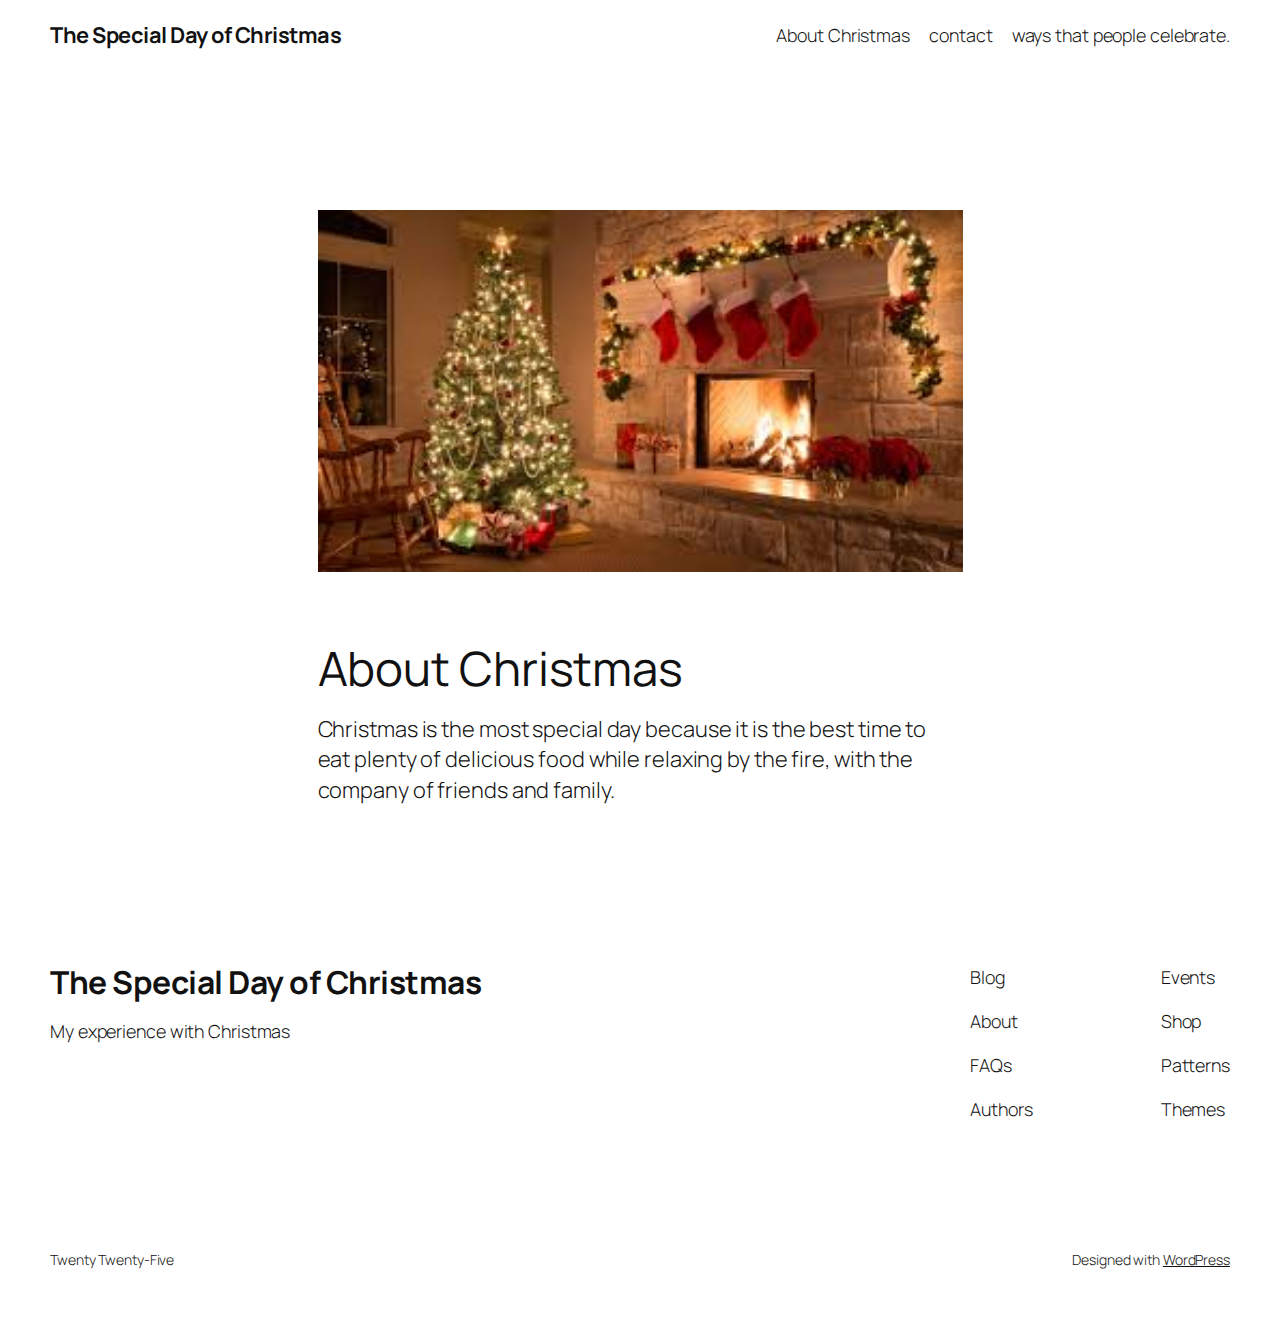
<file: index.html>
<!DOCTYPE html>
<html lang="en-CA">
<head>
	<meta charset="UTF-8" />
	<meta name="viewport" content="width=device-width, initial-scale=1" />
<meta name='robots' content='max-image-preview:large' />
<title>The Special Day of Christmas &#8211; My experience with Christmas</title>
<link rel="alternate" type="application/rss+xml" title="The Special Day of Christmas &raquo; Feed" href="/feed/" />
<link rel="alternate" type="application/rss+xml" title="The Special Day of Christmas &raquo; Comments Feed" href="/comments/feed/" />
<link rel="alternate" title="oEmbed (JSON)" type="application/json+oembed" href="/wp-json/oembed/1.0/embed?url=http%3A%2F%2Flocalhost%3A8000%2F" />
<link rel="alternate" title="oEmbed (XML)" type="text/xml+oembed" href="/wp-json/oembed/1.0/embed?url=http%3A%2F%2Flocalhost%3A8000%2F&#038;format=xml" />
<style id='wp-img-auto-sizes-contain-inline-css'>
img:is([sizes=auto i],[sizes^="auto," i]){contain-intrinsic-size:3000px 1500px}
/*# sourceURL=wp-img-auto-sizes-contain-inline-css */
</style>
<style id='wp-block-site-title-inline-css'>
.wp-block-site-title{box-sizing:border-box}.wp-block-site-title :where(a){color:inherit;font-family:inherit;font-size:inherit;font-style:inherit;font-weight:inherit;letter-spacing:inherit;line-height:inherit;text-decoration:inherit}
/*# sourceURL=/wp-includes/blocks/site-title/style.min.css */
</style>
<style id='wp-block-page-list-inline-css'>
.wp-block-navigation .wp-block-page-list{align-items:var(--navigation-layout-align,initial);background-color:inherit;display:flex;flex-direction:var(--navigation-layout-direction,initial);flex-wrap:var(--navigation-layout-wrap,wrap);justify-content:var(--navigation-layout-justify,initial)}.wp-block-navigation .wp-block-navigation-item{background-color:inherit}.wp-block-page-list{box-sizing:border-box}
/*# sourceURL=/wp-includes/blocks/page-list/style.min.css */
</style>
<style id='wp-block-navigation-inline-css'>
.wp-block-navigation{position:relative}.wp-block-navigation ul{margin-bottom:0;margin-left:0;margin-top:0;padding-left:0}.wp-block-navigation ul,.wp-block-navigation ul li{list-style:none;padding:0}.wp-block-navigation .wp-block-navigation-item{align-items:center;background-color:inherit;display:flex;position:relative}.wp-block-navigation .wp-block-navigation-item .wp-block-navigation__submenu-container:empty{display:none}.wp-block-navigation .wp-block-navigation-item__content{display:block;z-index:1}.wp-block-navigation .wp-block-navigation-item__content.wp-block-navigation-item__content{color:inherit}.wp-block-navigation.has-text-decoration-underline .wp-block-navigation-item__content,.wp-block-navigation.has-text-decoration-underline .wp-block-navigation-item__content:active,.wp-block-navigation.has-text-decoration-underline .wp-block-navigation-item__content:focus{text-decoration:underline}.wp-block-navigation.has-text-decoration-line-through .wp-block-navigation-item__content,.wp-block-navigation.has-text-decoration-line-through .wp-block-navigation-item__content:active,.wp-block-navigation.has-text-decoration-line-through .wp-block-navigation-item__content:focus{text-decoration:line-through}.wp-block-navigation :where(a),.wp-block-navigation :where(a:active),.wp-block-navigation :where(a:focus){text-decoration:none}.wp-block-navigation .wp-block-navigation__submenu-icon{align-self:center;background-color:inherit;border:none;color:currentColor;display:inline-block;font-size:inherit;height:.6em;line-height:0;margin-left:.25em;padding:0;width:.6em}.wp-block-navigation .wp-block-navigation__submenu-icon svg{display:inline-block;stroke:currentColor;height:inherit;margin-top:.075em;width:inherit}.wp-block-navigation{--navigation-layout-justification-setting:flex-start;--navigation-layout-direction:row;--navigation-layout-wrap:wrap;--navigation-layout-justify:flex-start;--navigation-layout-align:center}.wp-block-navigation.is-vertical{--navigation-layout-direction:column;--navigation-layout-justify:initial;--navigation-layout-align:flex-start}.wp-block-navigation.no-wrap{--navigation-layout-wrap:nowrap}.wp-block-navigation.items-justified-center{--navigation-layout-justification-setting:center;--navigation-layout-justify:center}.wp-block-navigation.items-justified-center.is-vertical{--navigation-layout-align:center}.wp-block-navigation.items-justified-right{--navigation-layout-justification-setting:flex-end;--navigation-layout-justify:flex-end}.wp-block-navigation.items-justified-right.is-vertical{--navigation-layout-align:flex-end}.wp-block-navigation.items-justified-space-between{--navigation-layout-justification-setting:space-between;--navigation-layout-justify:space-between}.wp-block-navigation .has-child .wp-block-navigation__submenu-container{align-items:normal;background-color:inherit;color:inherit;display:flex;flex-direction:column;opacity:0;position:absolute;z-index:2}@media not (prefers-reduced-motion){.wp-block-navigation .has-child .wp-block-navigation__submenu-container{transition:opacity .1s linear}}.wp-block-navigation .has-child .wp-block-navigation__submenu-container{height:0;overflow:hidden;visibility:hidden;width:0}.wp-block-navigation .has-child .wp-block-navigation__submenu-container>.wp-block-navigation-item>.wp-block-navigation-item__content{display:flex;flex-grow:1;padding:.5em 1em}.wp-block-navigation .has-child .wp-block-navigation__submenu-container>.wp-block-navigation-item>.wp-block-navigation-item__content .wp-block-navigation__submenu-icon{margin-left:auto;margin-right:0}.wp-block-navigation .has-child .wp-block-navigation__submenu-container .wp-block-navigation-item__content{margin:0}.wp-block-navigation .has-child .wp-block-navigation__submenu-container{left:-1px;top:100%}@media (min-width:782px){.wp-block-navigation .has-child .wp-block-navigation__submenu-container .wp-block-navigation__submenu-container{left:100%;top:-1px}.wp-block-navigation .has-child .wp-block-navigation__submenu-container .wp-block-navigation__submenu-container:before{background:#0000;content:"";display:block;height:100%;position:absolute;right:100%;width:.5em}.wp-block-navigation .has-child .wp-block-navigation__submenu-container .wp-block-navigation__submenu-icon{margin-right:.25em}.wp-block-navigation .has-child .wp-block-navigation__submenu-container .wp-block-navigation__submenu-icon svg{transform:rotate(-90deg)}}.wp-block-navigation .has-child .wp-block-navigation-submenu__toggle[aria-expanded=true]~.wp-block-navigation__submenu-container,.wp-block-navigation .has-child:not(.open-on-click):hover>.wp-block-navigation__submenu-container,.wp-block-navigation .has-child:not(.open-on-click):not(.open-on-hover-click):focus-within>.wp-block-navigation__submenu-container{height:auto;min-width:200px;opacity:1;overflow:visible;visibility:visible;width:auto}.wp-block-navigation.has-background .has-child .wp-block-navigation__submenu-container{left:0;top:100%}@media (min-width:782px){.wp-block-navigation.has-background .has-child .wp-block-navigation__submenu-container .wp-block-navigation__submenu-container{left:100%;top:0}}.wp-block-navigation-submenu{display:flex;position:relative}.wp-block-navigation-submenu .wp-block-navigation__submenu-icon svg{stroke:currentColor}button.wp-block-navigation-item__content{background-color:initial;border:none;color:currentColor;font-family:inherit;font-size:inherit;font-style:inherit;font-weight:inherit;letter-spacing:inherit;line-height:inherit;text-align:left;text-transform:inherit}.wp-block-navigation-submenu__toggle{cursor:pointer}.wp-block-navigation-submenu__toggle[aria-expanded=true]+.wp-block-navigation__submenu-icon>svg,.wp-block-navigation-submenu__toggle[aria-expanded=true]>svg{transform:rotate(180deg)}.wp-block-navigation-item.open-on-click .wp-block-navigation-submenu__toggle{padding-left:0;padding-right:.85em}.wp-block-navigation-item.open-on-click .wp-block-navigation-submenu__toggle+.wp-block-navigation__submenu-icon{margin-left:-.6em;pointer-events:none}.wp-block-navigation-item.open-on-click button.wp-block-navigation-item__content:not(.wp-block-navigation-submenu__toggle){padding:0}.wp-block-navigation .wp-block-page-list,.wp-block-navigation__container,.wp-block-navigation__responsive-close,.wp-block-navigation__responsive-container,.wp-block-navigation__responsive-container-content,.wp-block-navigation__responsive-dialog{gap:inherit}:where(.wp-block-navigation.has-background .wp-block-navigation-item a:not(.wp-element-button)),:where(.wp-block-navigation.has-background .wp-block-navigation-submenu a:not(.wp-element-button)){padding:.5em 1em}:where(.wp-block-navigation .wp-block-navigation__submenu-container .wp-block-navigation-item a:not(.wp-element-button)),:where(.wp-block-navigation .wp-block-navigation__submenu-container .wp-block-navigation-submenu a:not(.wp-element-button)),:where(.wp-block-navigation .wp-block-navigation__submenu-container .wp-block-navigation-submenu button.wp-block-navigation-item__content),:where(.wp-block-navigation .wp-block-navigation__submenu-container .wp-block-pages-list__item button.wp-block-navigation-item__content){padding:.5em 1em}.wp-block-navigation.items-justified-right .wp-block-navigation__container .has-child .wp-block-navigation__submenu-container,.wp-block-navigation.items-justified-right .wp-block-page-list>.has-child .wp-block-navigation__submenu-container,.wp-block-navigation.items-justified-space-between .wp-block-page-list>.has-child:last-child .wp-block-navigation__submenu-container,.wp-block-navigation.items-justified-space-between>.wp-block-navigation__container>.has-child:last-child .wp-block-navigation__submenu-container{left:auto;right:0}.wp-block-navigation.items-justified-right .wp-block-navigation__container .has-child .wp-block-navigation__submenu-container .wp-block-navigation__submenu-container,.wp-block-navigation.items-justified-right .wp-block-page-list>.has-child .wp-block-navigation__submenu-container .wp-block-navigation__submenu-container,.wp-block-navigation.items-justified-space-between .wp-block-page-list>.has-child:last-child .wp-block-navigation__submenu-container .wp-block-navigation__submenu-container,.wp-block-navigation.items-justified-space-between>.wp-block-navigation__container>.has-child:last-child .wp-block-navigation__submenu-container .wp-block-navigation__submenu-container{left:-1px;right:-1px}@media (min-width:782px){.wp-block-navigation.items-justified-right .wp-block-navigation__container .has-child .wp-block-navigation__submenu-container .wp-block-navigation__submenu-container,.wp-block-navigation.items-justified-right .wp-block-page-list>.has-child .wp-block-navigation__submenu-container .wp-block-navigation__submenu-container,.wp-block-navigation.items-justified-space-between .wp-block-page-list>.has-child:last-child .wp-block-navigation__submenu-container .wp-block-navigation__submenu-container,.wp-block-navigation.items-justified-space-between>.wp-block-navigation__container>.has-child:last-child .wp-block-navigation__submenu-container .wp-block-navigation__submenu-container{left:auto;right:100%}}.wp-block-navigation:not(.has-background) .wp-block-navigation__submenu-container{background-color:#fff;border:1px solid #00000026}.wp-block-navigation.has-background .wp-block-navigation__submenu-container{background-color:inherit}.wp-block-navigation:not(.has-text-color) .wp-block-navigation__submenu-container{color:#000}.wp-block-navigation__container{align-items:var(--navigation-layout-align,initial);display:flex;flex-direction:var(--navigation-layout-direction,initial);flex-wrap:var(--navigation-layout-wrap,wrap);justify-content:var(--navigation-layout-justify,initial);list-style:none;margin:0;padding-left:0}.wp-block-navigation__container .is-responsive{display:none}.wp-block-navigation__container:only-child,.wp-block-page-list:only-child{flex-grow:1}@keyframes overlay-menu__fade-in-animation{0%{opacity:0;transform:translateY(.5em)}to{opacity:1;transform:translateY(0)}}.wp-block-navigation__responsive-container{bottom:0;display:none;left:0;position:fixed;right:0;top:0}.wp-block-navigation__responsive-container :where(.wp-block-navigation-item a){color:inherit}.wp-block-navigation__responsive-container .wp-block-navigation__responsive-container-content{align-items:var(--navigation-layout-align,initial);display:flex;flex-direction:var(--navigation-layout-direction,initial);flex-wrap:var(--navigation-layout-wrap,wrap);justify-content:var(--navigation-layout-justify,initial)}.wp-block-navigation__responsive-container:not(.is-menu-open.is-menu-open){background-color:inherit!important;color:inherit!important}.wp-block-navigation__responsive-container.is-menu-open{background-color:inherit;display:flex;flex-direction:column}@media not (prefers-reduced-motion){.wp-block-navigation__responsive-container.is-menu-open{animation:overlay-menu__fade-in-animation .1s ease-out;animation-fill-mode:forwards}}.wp-block-navigation__responsive-container.is-menu-open{overflow:auto;padding:clamp(1rem,var(--wp--style--root--padding-top),20rem) clamp(1rem,var(--wp--style--root--padding-right),20rem) clamp(1rem,var(--wp--style--root--padding-bottom),20rem) clamp(1rem,var(--wp--style--root--padding-left),20rem);z-index:100000}.wp-block-navigation__responsive-container.is-menu-open .wp-block-navigation__responsive-container-content{align-items:var(--navigation-layout-justification-setting,inherit);display:flex;flex-direction:column;flex-wrap:nowrap;overflow:visible;padding-top:calc(2rem + 24px)}.wp-block-navigation__responsive-container.is-menu-open .wp-block-navigation__responsive-container-content,.wp-block-navigation__responsive-container.is-menu-open .wp-block-navigation__responsive-container-content .wp-block-navigation__container,.wp-block-navigation__responsive-container.is-menu-open .wp-block-navigation__responsive-container-content .wp-block-page-list{justify-content:flex-start}.wp-block-navigation__responsive-container.is-menu-open .wp-block-navigation__responsive-container-content .wp-block-navigation__submenu-icon{display:none}.wp-block-navigation__responsive-container.is-menu-open .wp-block-navigation__responsive-container-content .has-child .wp-block-navigation__submenu-container{border:none;height:auto;min-width:200px;opacity:1;overflow:initial;padding-left:2rem;padding-right:2rem;position:static;visibility:visible;width:auto}.wp-block-navigation__responsive-container.is-menu-open .wp-block-navigation__responsive-container-content .wp-block-navigation__container,.wp-block-navigation__responsive-container.is-menu-open .wp-block-navigation__responsive-container-content .wp-block-navigation__submenu-container{gap:inherit}.wp-block-navigation__responsive-container.is-menu-open .wp-block-navigation__responsive-container-content .wp-block-navigation__submenu-container{padding-top:var(--wp--style--block-gap,2em)}.wp-block-navigation__responsive-container.is-menu-open .wp-block-navigation__responsive-container-content .wp-block-navigation-item__content{padding:0}.wp-block-navigation__responsive-container.is-menu-open .wp-block-navigation__responsive-container-content .wp-block-navigation-item,.wp-block-navigation__responsive-container.is-menu-open .wp-block-navigation__responsive-container-content .wp-block-navigation__container,.wp-block-navigation__responsive-container.is-menu-open .wp-block-navigation__responsive-container-content .wp-block-page-list{align-items:var(--navigation-layout-justification-setting,initial);display:flex;flex-direction:column}.wp-block-navigation__responsive-container.is-menu-open .wp-block-navigation-item,.wp-block-navigation__responsive-container.is-menu-open .wp-block-navigation-item .wp-block-navigation__submenu-container,.wp-block-navigation__responsive-container.is-menu-open .wp-block-navigation__container,.wp-block-navigation__responsive-container.is-menu-open .wp-block-page-list{background:#0000!important;color:inherit!important}.wp-block-navigation__responsive-container.is-menu-open .wp-block-navigation__submenu-container.wp-block-navigation__submenu-container.wp-block-navigation__submenu-container.wp-block-navigation__submenu-container{left:auto;right:auto}@media (min-width:600px){.wp-block-navigation__responsive-container:not(.hidden-by-default):not(.is-menu-open){background-color:inherit;display:block;position:relative;width:100%;z-index:auto}.wp-block-navigation__responsive-container:not(.hidden-by-default):not(.is-menu-open) .wp-block-navigation__responsive-container-close{display:none}.wp-block-navigation__responsive-container.is-menu-open .wp-block-navigation__submenu-container.wp-block-navigation__submenu-container.wp-block-navigation__submenu-container.wp-block-navigation__submenu-container{left:0}}.wp-block-navigation:not(.has-background) .wp-block-navigation__responsive-container.is-menu-open{background-color:#fff}.wp-block-navigation:not(.has-text-color) .wp-block-navigation__responsive-container.is-menu-open{color:#000}.wp-block-navigation__toggle_button_label{font-size:1rem;font-weight:700}.wp-block-navigation__responsive-container-close,.wp-block-navigation__responsive-container-open{background:#0000;border:none;color:currentColor;cursor:pointer;margin:0;padding:0;text-transform:inherit;vertical-align:middle}.wp-block-navigation__responsive-container-close svg,.wp-block-navigation__responsive-container-open svg{fill:currentColor;display:block;height:24px;pointer-events:none;width:24px}.wp-block-navigation__responsive-container-open{display:flex}.wp-block-navigation__responsive-container-open.wp-block-navigation__responsive-container-open.wp-block-navigation__responsive-container-open{font-family:inherit;font-size:inherit;font-weight:inherit}@media (min-width:600px){.wp-block-navigation__responsive-container-open:not(.always-shown){display:none}}.wp-block-navigation__responsive-container-close{position:absolute;right:0;top:0;z-index:2}.wp-block-navigation__responsive-container-close.wp-block-navigation__responsive-container-close.wp-block-navigation__responsive-container-close{font-family:inherit;font-size:inherit;font-weight:inherit}.wp-block-navigation__responsive-close{width:100%}.has-modal-open .wp-block-navigation__responsive-close{margin-left:auto;margin-right:auto;max-width:var(--wp--style--global--wide-size,100%)}.wp-block-navigation__responsive-close:focus{outline:none}.is-menu-open .wp-block-navigation__responsive-close,.is-menu-open .wp-block-navigation__responsive-container-content,.is-menu-open .wp-block-navigation__responsive-dialog{box-sizing:border-box}.wp-block-navigation__responsive-dialog{position:relative}.has-modal-open .admin-bar .is-menu-open .wp-block-navigation__responsive-dialog{margin-top:46px}@media (min-width:782px){.has-modal-open .admin-bar .is-menu-open .wp-block-navigation__responsive-dialog{margin-top:32px}}html.has-modal-open{overflow:hidden}
/*# sourceURL=/wp-includes/blocks/navigation/style.min.css */
</style>
<style id='wp-block-group-inline-css'>
.wp-block-group{box-sizing:border-box}:where(.wp-block-group.wp-block-group-is-layout-constrained){position:relative}
/*# sourceURL=/wp-includes/blocks/group/style.min.css */
</style>
<style id='wp-block-post-featured-image-inline-css'>
.wp-block-post-featured-image{margin-left:0;margin-right:0}.wp-block-post-featured-image a{display:block;height:100%}.wp-block-post-featured-image :where(img){box-sizing:border-box;height:auto;max-width:100%;vertical-align:bottom;width:100%}.wp-block-post-featured-image.alignfull img,.wp-block-post-featured-image.alignwide img{width:100%}.wp-block-post-featured-image .wp-block-post-featured-image__overlay.has-background-dim{background-color:#000;inset:0;position:absolute}.wp-block-post-featured-image{position:relative}.wp-block-post-featured-image .wp-block-post-featured-image__overlay.has-background-gradient{background-color:initial}.wp-block-post-featured-image .wp-block-post-featured-image__overlay.has-background-dim-0{opacity:0}.wp-block-post-featured-image .wp-block-post-featured-image__overlay.has-background-dim-10{opacity:.1}.wp-block-post-featured-image .wp-block-post-featured-image__overlay.has-background-dim-20{opacity:.2}.wp-block-post-featured-image .wp-block-post-featured-image__overlay.has-background-dim-30{opacity:.3}.wp-block-post-featured-image .wp-block-post-featured-image__overlay.has-background-dim-40{opacity:.4}.wp-block-post-featured-image .wp-block-post-featured-image__overlay.has-background-dim-50{opacity:.5}.wp-block-post-featured-image .wp-block-post-featured-image__overlay.has-background-dim-60{opacity:.6}.wp-block-post-featured-image .wp-block-post-featured-image__overlay.has-background-dim-70{opacity:.7}.wp-block-post-featured-image .wp-block-post-featured-image__overlay.has-background-dim-80{opacity:.8}.wp-block-post-featured-image .wp-block-post-featured-image__overlay.has-background-dim-90{opacity:.9}.wp-block-post-featured-image .wp-block-post-featured-image__overlay.has-background-dim-100{opacity:1}.wp-block-post-featured-image:where(.alignleft,.alignright){width:100%}
/*# sourceURL=/wp-includes/blocks/post-featured-image/style.min.css */
</style>
<style id='wp-block-post-title-inline-css'>
.wp-block-post-title{box-sizing:border-box;word-break:break-word}.wp-block-post-title :where(a){display:inline-block;font-family:inherit;font-size:inherit;font-style:inherit;font-weight:inherit;letter-spacing:inherit;line-height:inherit;text-decoration:inherit}
/*# sourceURL=/wp-includes/blocks/post-title/style.min.css */
</style>
<style id='wp-block-paragraph-inline-css'>
.is-small-text{font-size:.875em}.is-regular-text{font-size:1em}.is-large-text{font-size:2.25em}.is-larger-text{font-size:3em}.has-drop-cap:not(:focus):first-letter{float:left;font-size:8.4em;font-style:normal;font-weight:100;line-height:.68;margin:.05em .1em 0 0;text-transform:uppercase}body.rtl .has-drop-cap:not(:focus):first-letter{float:none;margin-left:.1em}p.has-drop-cap.has-background{overflow:hidden}:root :where(p.has-background){padding:1.25em 2.375em}:where(p.has-text-color:not(.has-link-color)) a{color:inherit}p.has-text-align-left[style*="writing-mode:vertical-lr"],p.has-text-align-right[style*="writing-mode:vertical-rl"]{rotate:180deg}
/*# sourceURL=/wp-includes/blocks/paragraph/style.min.css */
</style>
<style id='wp-block-post-content-inline-css'>
.wp-block-post-content{display:flow-root}
/*# sourceURL=/wp-includes/blocks/post-content/style.min.css */
</style>
<style id='wp-block-site-tagline-inline-css'>
.wp-block-site-tagline{box-sizing:border-box}
/*# sourceURL=/wp-includes/blocks/site-tagline/style.min.css */
</style>
<style id='wp-block-spacer-inline-css'>
.wp-block-spacer{clear:both}
/*# sourceURL=/wp-includes/blocks/spacer/style.min.css */
</style>
<style id='wp-block-columns-inline-css'>
.wp-block-columns{box-sizing:border-box;display:flex;flex-wrap:wrap!important}@media (min-width:782px){.wp-block-columns{flex-wrap:nowrap!important}}.wp-block-columns{align-items:normal!important}.wp-block-columns.are-vertically-aligned-top{align-items:flex-start}.wp-block-columns.are-vertically-aligned-center{align-items:center}.wp-block-columns.are-vertically-aligned-bottom{align-items:flex-end}@media (max-width:781px){.wp-block-columns:not(.is-not-stacked-on-mobile)>.wp-block-column{flex-basis:100%!important}}@media (min-width:782px){.wp-block-columns:not(.is-not-stacked-on-mobile)>.wp-block-column{flex-basis:0;flex-grow:1}.wp-block-columns:not(.is-not-stacked-on-mobile)>.wp-block-column[style*=flex-basis]{flex-grow:0}}.wp-block-columns.is-not-stacked-on-mobile{flex-wrap:nowrap!important}.wp-block-columns.is-not-stacked-on-mobile>.wp-block-column{flex-basis:0;flex-grow:1}.wp-block-columns.is-not-stacked-on-mobile>.wp-block-column[style*=flex-basis]{flex-grow:0}:where(.wp-block-columns){margin-bottom:1.75em}:where(.wp-block-columns.has-background){padding:1.25em 2.375em}.wp-block-column{flex-grow:1;min-width:0;overflow-wrap:break-word;word-break:break-word}.wp-block-column.is-vertically-aligned-top{align-self:flex-start}.wp-block-column.is-vertically-aligned-center{align-self:center}.wp-block-column.is-vertically-aligned-bottom{align-self:flex-end}.wp-block-column.is-vertically-aligned-stretch{align-self:stretch}.wp-block-column.is-vertically-aligned-bottom,.wp-block-column.is-vertically-aligned-center,.wp-block-column.is-vertically-aligned-top{width:100%}
/*# sourceURL=/wp-includes/blocks/columns/style.min.css */
</style>
<style id='wp-block-navigation-link-inline-css'>
.wp-block-navigation .wp-block-navigation-item__label{overflow-wrap:break-word}.wp-block-navigation .wp-block-navigation-item__description{display:none}.link-ui-tools{outline:1px solid #f0f0f0;padding:8px}.link-ui-block-inserter{padding-top:8px}.link-ui-block-inserter__back{margin-left:8px;text-transform:uppercase}
/*# sourceURL=/wp-includes/blocks/navigation-link/style.min.css */
</style>
<style id='wp-emoji-styles-inline-css'>

	img.wp-smiley, img.emoji {
		display: inline !important;
		border: none !important;
		box-shadow: none !important;
		height: 1em !important;
		width: 1em !important;
		margin: 0 0.07em !important;
		vertical-align: -0.1em !important;
		background: none !important;
		padding: 0 !important;
	}
/*# sourceURL=wp-emoji-styles-inline-css */
</style>
<style id='wp-block-library-inline-css'>
:root{--wp-block-synced-color:#7a00df;--wp-block-synced-color--rgb:122,0,223;--wp-bound-block-color:var(--wp-block-synced-color);--wp-editor-canvas-background:#ddd;--wp-admin-theme-color:#007cba;--wp-admin-theme-color--rgb:0,124,186;--wp-admin-theme-color-darker-10:#006ba1;--wp-admin-theme-color-darker-10--rgb:0,107,160.5;--wp-admin-theme-color-darker-20:#005a87;--wp-admin-theme-color-darker-20--rgb:0,90,135;--wp-admin-border-width-focus:2px}@media (min-resolution:192dpi){:root{--wp-admin-border-width-focus:1.5px}}.wp-element-button{cursor:pointer}:root .has-very-light-gray-background-color{background-color:#eee}:root .has-very-dark-gray-background-color{background-color:#313131}:root .has-very-light-gray-color{color:#eee}:root .has-very-dark-gray-color{color:#313131}:root .has-vivid-green-cyan-to-vivid-cyan-blue-gradient-background{background:linear-gradient(135deg,#00d084,#0693e3)}:root .has-purple-crush-gradient-background{background:linear-gradient(135deg,#34e2e4,#4721fb 50%,#ab1dfe)}:root .has-hazy-dawn-gradient-background{background:linear-gradient(135deg,#faaca8,#dad0ec)}:root .has-subdued-olive-gradient-background{background:linear-gradient(135deg,#fafae1,#67a671)}:root .has-atomic-cream-gradient-background{background:linear-gradient(135deg,#fdd79a,#004a59)}:root .has-nightshade-gradient-background{background:linear-gradient(135deg,#330968,#31cdcf)}:root .has-midnight-gradient-background{background:linear-gradient(135deg,#020381,#2874fc)}:root{--wp--preset--font-size--normal:16px;--wp--preset--font-size--huge:42px}.has-regular-font-size{font-size:1em}.has-larger-font-size{font-size:2.625em}.has-normal-font-size{font-size:var(--wp--preset--font-size--normal)}.has-huge-font-size{font-size:var(--wp--preset--font-size--huge)}.has-text-align-center{text-align:center}.has-text-align-left{text-align:left}.has-text-align-right{text-align:right}.has-fit-text{white-space:nowrap!important}#end-resizable-editor-section{display:none}.aligncenter{clear:both}.items-justified-left{justify-content:flex-start}.items-justified-center{justify-content:center}.items-justified-right{justify-content:flex-end}.items-justified-space-between{justify-content:space-between}.screen-reader-text{border:0;clip-path:inset(50%);height:1px;margin:-1px;overflow:hidden;padding:0;position:absolute;width:1px;word-wrap:normal!important}.screen-reader-text:focus{background-color:#ddd;clip-path:none;color:#444;display:block;font-size:1em;height:auto;left:5px;line-height:normal;padding:15px 23px 14px;text-decoration:none;top:5px;width:auto;z-index:100000}html :where(.has-border-color){border-style:solid}html :where([style*=border-top-color]){border-top-style:solid}html :where([style*=border-right-color]){border-right-style:solid}html :where([style*=border-bottom-color]){border-bottom-style:solid}html :where([style*=border-left-color]){border-left-style:solid}html :where([style*=border-width]){border-style:solid}html :where([style*=border-top-width]){border-top-style:solid}html :where([style*=border-right-width]){border-right-style:solid}html :where([style*=border-bottom-width]){border-bottom-style:solid}html :where([style*=border-left-width]){border-left-style:solid}html :where(img[class*=wp-image-]){height:auto;max-width:100%}:where(figure){margin:0 0 1em}html :where(.is-position-sticky){--wp-admin--admin-bar--position-offset:var(--wp-admin--admin-bar--height,0px)}@media screen and (max-width:600px){html :where(.is-position-sticky){--wp-admin--admin-bar--position-offset:0px}}
/*# sourceURL=/wp-includes/css/dist/block-library/common.min.css */
</style>
<style id='global-styles-inline-css'>
:root{--wp--preset--aspect-ratio--square: 1;--wp--preset--aspect-ratio--4-3: 4/3;--wp--preset--aspect-ratio--3-4: 3/4;--wp--preset--aspect-ratio--3-2: 3/2;--wp--preset--aspect-ratio--2-3: 2/3;--wp--preset--aspect-ratio--16-9: 16/9;--wp--preset--aspect-ratio--9-16: 9/16;--wp--preset--color--black: #000000;--wp--preset--color--cyan-bluish-gray: #abb8c3;--wp--preset--color--white: #ffffff;--wp--preset--color--pale-pink: #f78da7;--wp--preset--color--vivid-red: #cf2e2e;--wp--preset--color--luminous-vivid-orange: #ff6900;--wp--preset--color--luminous-vivid-amber: #fcb900;--wp--preset--color--light-green-cyan: #7bdcb5;--wp--preset--color--vivid-green-cyan: #00d084;--wp--preset--color--pale-cyan-blue: #8ed1fc;--wp--preset--color--vivid-cyan-blue: #0693e3;--wp--preset--color--vivid-purple: #9b51e0;--wp--preset--color--base: #FFFFFF;--wp--preset--color--contrast: #111111;--wp--preset--color--accent-1: #FFEE58;--wp--preset--color--accent-2: #F6CFF4;--wp--preset--color--accent-3: #503AA8;--wp--preset--color--accent-4: #686868;--wp--preset--color--accent-5: #FBFAF3;--wp--preset--color--accent-6: color-mix(in srgb, currentColor 20%, transparent);--wp--preset--gradient--vivid-cyan-blue-to-vivid-purple: linear-gradient(135deg,rgb(6,147,227) 0%,rgb(155,81,224) 100%);--wp--preset--gradient--light-green-cyan-to-vivid-green-cyan: linear-gradient(135deg,rgb(122,220,180) 0%,rgb(0,208,130) 100%);--wp--preset--gradient--luminous-vivid-amber-to-luminous-vivid-orange: linear-gradient(135deg,rgb(252,185,0) 0%,rgb(255,105,0) 100%);--wp--preset--gradient--luminous-vivid-orange-to-vivid-red: linear-gradient(135deg,rgb(255,105,0) 0%,rgb(207,46,46) 100%);--wp--preset--gradient--very-light-gray-to-cyan-bluish-gray: linear-gradient(135deg,rgb(238,238,238) 0%,rgb(169,184,195) 100%);--wp--preset--gradient--cool-to-warm-spectrum: linear-gradient(135deg,rgb(74,234,220) 0%,rgb(151,120,209) 20%,rgb(207,42,186) 40%,rgb(238,44,130) 60%,rgb(251,105,98) 80%,rgb(254,248,76) 100%);--wp--preset--gradient--blush-light-purple: linear-gradient(135deg,rgb(255,206,236) 0%,rgb(152,150,240) 100%);--wp--preset--gradient--blush-bordeaux: linear-gradient(135deg,rgb(254,205,165) 0%,rgb(254,45,45) 50%,rgb(107,0,62) 100%);--wp--preset--gradient--luminous-dusk: linear-gradient(135deg,rgb(255,203,112) 0%,rgb(199,81,192) 50%,rgb(65,88,208) 100%);--wp--preset--gradient--pale-ocean: linear-gradient(135deg,rgb(255,245,203) 0%,rgb(182,227,212) 50%,rgb(51,167,181) 100%);--wp--preset--gradient--electric-grass: linear-gradient(135deg,rgb(202,248,128) 0%,rgb(113,206,126) 100%);--wp--preset--gradient--midnight: linear-gradient(135deg,rgb(2,3,129) 0%,rgb(40,116,252) 100%);--wp--preset--font-size--small: 0.875rem;--wp--preset--font-size--medium: clamp(1rem, 1rem + ((1vw - 0.2rem) * 0.196), 1.125rem);--wp--preset--font-size--large: clamp(1.125rem, 1.125rem + ((1vw - 0.2rem) * 0.392), 1.375rem);--wp--preset--font-size--x-large: clamp(1.75rem, 1.75rem + ((1vw - 0.2rem) * 0.392), 2rem);--wp--preset--font-size--xx-large: clamp(2.15rem, 2.15rem + ((1vw - 0.2rem) * 1.333), 3rem);--wp--preset--font-family--manrope: Manrope, sans-serif;--wp--preset--font-family--fira-code: "Fira Code", monospace;--wp--preset--spacing--20: 10px;--wp--preset--spacing--30: 20px;--wp--preset--spacing--40: 30px;--wp--preset--spacing--50: clamp(30px, 5vw, 50px);--wp--preset--spacing--60: clamp(30px, 7vw, 70px);--wp--preset--spacing--70: clamp(50px, 7vw, 90px);--wp--preset--spacing--80: clamp(70px, 10vw, 140px);--wp--preset--shadow--natural: 6px 6px 9px rgba(0, 0, 0, 0.2);--wp--preset--shadow--deep: 12px 12px 50px rgba(0, 0, 0, 0.4);--wp--preset--shadow--sharp: 6px 6px 0px rgba(0, 0, 0, 0.2);--wp--preset--shadow--outlined: 6px 6px 0px -3px rgb(255, 255, 255), 6px 6px rgb(0, 0, 0);--wp--preset--shadow--crisp: 6px 6px 0px rgb(0, 0, 0);}:root { --wp--style--global--content-size: 645px;--wp--style--global--wide-size: 1340px; }:where(body) { margin: 0; }.wp-site-blocks { padding-top: var(--wp--style--root--padding-top); padding-bottom: var(--wp--style--root--padding-bottom); }.has-global-padding { padding-right: var(--wp--style--root--padding-right); padding-left: var(--wp--style--root--padding-left); }.has-global-padding > .alignfull { margin-right: calc(var(--wp--style--root--padding-right) * -1); margin-left: calc(var(--wp--style--root--padding-left) * -1); }.has-global-padding :where(:not(.alignfull.is-layout-flow) > .has-global-padding:not(.wp-block-block, .alignfull)) { padding-right: 0; padding-left: 0; }.has-global-padding :where(:not(.alignfull.is-layout-flow) > .has-global-padding:not(.wp-block-block, .alignfull)) > .alignfull { margin-left: 0; margin-right: 0; }.wp-site-blocks > .alignleft { float: left; margin-right: 2em; }.wp-site-blocks > .alignright { float: right; margin-left: 2em; }.wp-site-blocks > .aligncenter { justify-content: center; margin-left: auto; margin-right: auto; }:where(.wp-site-blocks) > * { margin-block-start: 1.2rem; margin-block-end: 0; }:where(.wp-site-blocks) > :first-child { margin-block-start: 0; }:where(.wp-site-blocks) > :last-child { margin-block-end: 0; }:root { --wp--style--block-gap: 1.2rem; }:root :where(.is-layout-flow) > :first-child{margin-block-start: 0;}:root :where(.is-layout-flow) > :last-child{margin-block-end: 0;}:root :where(.is-layout-flow) > *{margin-block-start: 1.2rem;margin-block-end: 0;}:root :where(.is-layout-constrained) > :first-child{margin-block-start: 0;}:root :where(.is-layout-constrained) > :last-child{margin-block-end: 0;}:root :where(.is-layout-constrained) > *{margin-block-start: 1.2rem;margin-block-end: 0;}:root :where(.is-layout-flex){gap: 1.2rem;}:root :where(.is-layout-grid){gap: 1.2rem;}.is-layout-flow > .alignleft{float: left;margin-inline-start: 0;margin-inline-end: 2em;}.is-layout-flow > .alignright{float: right;margin-inline-start: 2em;margin-inline-end: 0;}.is-layout-flow > .aligncenter{margin-left: auto !important;margin-right: auto !important;}.is-layout-constrained > .alignleft{float: left;margin-inline-start: 0;margin-inline-end: 2em;}.is-layout-constrained > .alignright{float: right;margin-inline-start: 2em;margin-inline-end: 0;}.is-layout-constrained > .aligncenter{margin-left: auto !important;margin-right: auto !important;}.is-layout-constrained > :where(:not(.alignleft):not(.alignright):not(.alignfull)){max-width: var(--wp--style--global--content-size);margin-left: auto !important;margin-right: auto !important;}.is-layout-constrained > .alignwide{max-width: var(--wp--style--global--wide-size);}body .is-layout-flex{display: flex;}.is-layout-flex{flex-wrap: wrap;align-items: center;}.is-layout-flex > :is(*, div){margin: 0;}body .is-layout-grid{display: grid;}.is-layout-grid > :is(*, div){margin: 0;}body{background-color: var(--wp--preset--color--base);color: var(--wp--preset--color--contrast);font-family: var(--wp--preset--font-family--manrope);font-size: var(--wp--preset--font-size--large);font-weight: 300;letter-spacing: -0.1px;line-height: 1.4;--wp--style--root--padding-top: 0px;--wp--style--root--padding-right: var(--wp--preset--spacing--50);--wp--style--root--padding-bottom: 0px;--wp--style--root--padding-left: var(--wp--preset--spacing--50);}a:where(:not(.wp-element-button)){color: currentColor;text-decoration: underline;}:root :where(a:where(:not(.wp-element-button)):hover){text-decoration: none;}h1, h2, h3, h4, h5, h6{font-weight: 400;letter-spacing: -0.1px;line-height: 1.125;}h1{font-size: var(--wp--preset--font-size--xx-large);}h2{font-size: var(--wp--preset--font-size--x-large);}h3{font-size: var(--wp--preset--font-size--large);}h4{font-size: var(--wp--preset--font-size--medium);}h5{font-size: var(--wp--preset--font-size--small);letter-spacing: 0.5px;}h6{font-size: var(--wp--preset--font-size--small);font-weight: 700;letter-spacing: 1.4px;text-transform: uppercase;}:root :where(.wp-element-button, .wp-block-button__link){background-color: var(--wp--preset--color--contrast);border-width: 0;color: var(--wp--preset--color--base);font-family: inherit;font-size: var(--wp--preset--font-size--medium);font-style: inherit;font-weight: inherit;letter-spacing: inherit;line-height: inherit;padding-top: 1rem;padding-right: 2.25rem;padding-bottom: 1rem;padding-left: 2.25rem;text-decoration: none;text-transform: inherit;}:root :where(.wp-element-button:hover, .wp-block-button__link:hover){background-color: color-mix(in srgb, var(--wp--preset--color--contrast) 85%, transparent);border-color: transparent;color: var(--wp--preset--color--base);}:root :where(.wp-element-button:focus, .wp-block-button__link:focus){outline-color: var(--wp--preset--color--accent-4);outline-offset: 2px;}:root :where(.wp-element-caption, .wp-block-audio figcaption, .wp-block-embed figcaption, .wp-block-gallery figcaption, .wp-block-image figcaption, .wp-block-table figcaption, .wp-block-video figcaption){font-size: var(--wp--preset--font-size--small);line-height: 1.4;}.has-black-color{color: var(--wp--preset--color--black) !important;}.has-cyan-bluish-gray-color{color: var(--wp--preset--color--cyan-bluish-gray) !important;}.has-white-color{color: var(--wp--preset--color--white) !important;}.has-pale-pink-color{color: var(--wp--preset--color--pale-pink) !important;}.has-vivid-red-color{color: var(--wp--preset--color--vivid-red) !important;}.has-luminous-vivid-orange-color{color: var(--wp--preset--color--luminous-vivid-orange) !important;}.has-luminous-vivid-amber-color{color: var(--wp--preset--color--luminous-vivid-amber) !important;}.has-light-green-cyan-color{color: var(--wp--preset--color--light-green-cyan) !important;}.has-vivid-green-cyan-color{color: var(--wp--preset--color--vivid-green-cyan) !important;}.has-pale-cyan-blue-color{color: var(--wp--preset--color--pale-cyan-blue) !important;}.has-vivid-cyan-blue-color{color: var(--wp--preset--color--vivid-cyan-blue) !important;}.has-vivid-purple-color{color: var(--wp--preset--color--vivid-purple) !important;}.has-base-color{color: var(--wp--preset--color--base) !important;}.has-contrast-color{color: var(--wp--preset--color--contrast) !important;}.has-accent-1-color{color: var(--wp--preset--color--accent-1) !important;}.has-accent-2-color{color: var(--wp--preset--color--accent-2) !important;}.has-accent-3-color{color: var(--wp--preset--color--accent-3) !important;}.has-accent-4-color{color: var(--wp--preset--color--accent-4) !important;}.has-accent-5-color{color: var(--wp--preset--color--accent-5) !important;}.has-accent-6-color{color: var(--wp--preset--color--accent-6) !important;}.has-black-background-color{background-color: var(--wp--preset--color--black) !important;}.has-cyan-bluish-gray-background-color{background-color: var(--wp--preset--color--cyan-bluish-gray) !important;}.has-white-background-color{background-color: var(--wp--preset--color--white) !important;}.has-pale-pink-background-color{background-color: var(--wp--preset--color--pale-pink) !important;}.has-vivid-red-background-color{background-color: var(--wp--preset--color--vivid-red) !important;}.has-luminous-vivid-orange-background-color{background-color: var(--wp--preset--color--luminous-vivid-orange) !important;}.has-luminous-vivid-amber-background-color{background-color: var(--wp--preset--color--luminous-vivid-amber) !important;}.has-light-green-cyan-background-color{background-color: var(--wp--preset--color--light-green-cyan) !important;}.has-vivid-green-cyan-background-color{background-color: var(--wp--preset--color--vivid-green-cyan) !important;}.has-pale-cyan-blue-background-color{background-color: var(--wp--preset--color--pale-cyan-blue) !important;}.has-vivid-cyan-blue-background-color{background-color: var(--wp--preset--color--vivid-cyan-blue) !important;}.has-vivid-purple-background-color{background-color: var(--wp--preset--color--vivid-purple) !important;}.has-base-background-color{background-color: var(--wp--preset--color--base) !important;}.has-contrast-background-color{background-color: var(--wp--preset--color--contrast) !important;}.has-accent-1-background-color{background-color: var(--wp--preset--color--accent-1) !important;}.has-accent-2-background-color{background-color: var(--wp--preset--color--accent-2) !important;}.has-accent-3-background-color{background-color: var(--wp--preset--color--accent-3) !important;}.has-accent-4-background-color{background-color: var(--wp--preset--color--accent-4) !important;}.has-accent-5-background-color{background-color: var(--wp--preset--color--accent-5) !important;}.has-accent-6-background-color{background-color: var(--wp--preset--color--accent-6) !important;}.has-black-border-color{border-color: var(--wp--preset--color--black) !important;}.has-cyan-bluish-gray-border-color{border-color: var(--wp--preset--color--cyan-bluish-gray) !important;}.has-white-border-color{border-color: var(--wp--preset--color--white) !important;}.has-pale-pink-border-color{border-color: var(--wp--preset--color--pale-pink) !important;}.has-vivid-red-border-color{border-color: var(--wp--preset--color--vivid-red) !important;}.has-luminous-vivid-orange-border-color{border-color: var(--wp--preset--color--luminous-vivid-orange) !important;}.has-luminous-vivid-amber-border-color{border-color: var(--wp--preset--color--luminous-vivid-amber) !important;}.has-light-green-cyan-border-color{border-color: var(--wp--preset--color--light-green-cyan) !important;}.has-vivid-green-cyan-border-color{border-color: var(--wp--preset--color--vivid-green-cyan) !important;}.has-pale-cyan-blue-border-color{border-color: var(--wp--preset--color--pale-cyan-blue) !important;}.has-vivid-cyan-blue-border-color{border-color: var(--wp--preset--color--vivid-cyan-blue) !important;}.has-vivid-purple-border-color{border-color: var(--wp--preset--color--vivid-purple) !important;}.has-base-border-color{border-color: var(--wp--preset--color--base) !important;}.has-contrast-border-color{border-color: var(--wp--preset--color--contrast) !important;}.has-accent-1-border-color{border-color: var(--wp--preset--color--accent-1) !important;}.has-accent-2-border-color{border-color: var(--wp--preset--color--accent-2) !important;}.has-accent-3-border-color{border-color: var(--wp--preset--color--accent-3) !important;}.has-accent-4-border-color{border-color: var(--wp--preset--color--accent-4) !important;}.has-accent-5-border-color{border-color: var(--wp--preset--color--accent-5) !important;}.has-accent-6-border-color{border-color: var(--wp--preset--color--accent-6) !important;}.has-vivid-cyan-blue-to-vivid-purple-gradient-background{background: var(--wp--preset--gradient--vivid-cyan-blue-to-vivid-purple) !important;}.has-light-green-cyan-to-vivid-green-cyan-gradient-background{background: var(--wp--preset--gradient--light-green-cyan-to-vivid-green-cyan) !important;}.has-luminous-vivid-amber-to-luminous-vivid-orange-gradient-background{background: var(--wp--preset--gradient--luminous-vivid-amber-to-luminous-vivid-orange) !important;}.has-luminous-vivid-orange-to-vivid-red-gradient-background{background: var(--wp--preset--gradient--luminous-vivid-orange-to-vivid-red) !important;}.has-very-light-gray-to-cyan-bluish-gray-gradient-background{background: var(--wp--preset--gradient--very-light-gray-to-cyan-bluish-gray) !important;}.has-cool-to-warm-spectrum-gradient-background{background: var(--wp--preset--gradient--cool-to-warm-spectrum) !important;}.has-blush-light-purple-gradient-background{background: var(--wp--preset--gradient--blush-light-purple) !important;}.has-blush-bordeaux-gradient-background{background: var(--wp--preset--gradient--blush-bordeaux) !important;}.has-luminous-dusk-gradient-background{background: var(--wp--preset--gradient--luminous-dusk) !important;}.has-pale-ocean-gradient-background{background: var(--wp--preset--gradient--pale-ocean) !important;}.has-electric-grass-gradient-background{background: var(--wp--preset--gradient--electric-grass) !important;}.has-midnight-gradient-background{background: var(--wp--preset--gradient--midnight) !important;}.has-small-font-size{font-size: var(--wp--preset--font-size--small) !important;}.has-medium-font-size{font-size: var(--wp--preset--font-size--medium) !important;}.has-large-font-size{font-size: var(--wp--preset--font-size--large) !important;}.has-x-large-font-size{font-size: var(--wp--preset--font-size--x-large) !important;}.has-xx-large-font-size{font-size: var(--wp--preset--font-size--xx-large) !important;}.has-manrope-font-family{font-family: var(--wp--preset--font-family--manrope) !important;}.has-fira-code-font-family{font-family: var(--wp--preset--font-family--fira-code) !important;}
:root :where(.wp-block-columns-is-layout-flow) > :first-child{margin-block-start: 0;}:root :where(.wp-block-columns-is-layout-flow) > :last-child{margin-block-end: 0;}:root :where(.wp-block-columns-is-layout-flow) > *{margin-block-start: var(--wp--preset--spacing--50);margin-block-end: 0;}:root :where(.wp-block-columns-is-layout-constrained) > :first-child{margin-block-start: 0;}:root :where(.wp-block-columns-is-layout-constrained) > :last-child{margin-block-end: 0;}:root :where(.wp-block-columns-is-layout-constrained) > *{margin-block-start: var(--wp--preset--spacing--50);margin-block-end: 0;}:root :where(.wp-block-columns-is-layout-flex){gap: var(--wp--preset--spacing--50);}:root :where(.wp-block-columns-is-layout-grid){gap: var(--wp--preset--spacing--50);}
:root :where(.wp-block-post-title a:where(:not(.wp-element-button))){text-decoration: none;}
:root :where(.wp-block-post-title a:where(:not(.wp-element-button)):hover){text-decoration: underline;}
:root :where(.wp-block-site-tagline){font-size: var(--wp--preset--font-size--medium);}
:root :where(.wp-block-site-title){font-weight: 700;letter-spacing: -.5px;}
:root :where(.wp-block-site-title a:where(:not(.wp-element-button))){text-decoration: none;}
:root :where(.wp-block-site-title a:where(:not(.wp-element-button)):hover){text-decoration: underline;}
:root :where(.wp-block-navigation){font-size: var(--wp--preset--font-size--medium);}
:root :where(.wp-block-navigation a:where(:not(.wp-element-button))){text-decoration: none;}
:root :where(.wp-block-navigation a:where(:not(.wp-element-button)):hover){text-decoration: underline;}
/*# sourceURL=global-styles-inline-css */
</style>
<style id='core-block-supports-inline-css'>
.wp-container-core-navigation-is-layout-fc306653{justify-content:flex-end;}.wp-container-core-group-is-layout-f4c28e8b{flex-wrap:nowrap;gap:var(--wp--preset--spacing--10);justify-content:flex-end;}.wp-container-core-group-is-layout-8165f36a{flex-wrap:nowrap;justify-content:space-between;}.wp-container-core-columns-is-layout-28f84493{flex-wrap:nowrap;}.wp-container-core-navigation-is-layout-fe9cc265{flex-direction:column;align-items:flex-start;}.wp-container-core-group-is-layout-570722b2{gap:var(--wp--preset--spacing--80);justify-content:space-between;align-items:flex-start;}.wp-container-core-group-is-layout-e5edad21{justify-content:space-between;align-items:flex-start;}.wp-container-core-group-is-layout-91e87306{gap:var(--wp--preset--spacing--20);justify-content:space-between;}
/*# sourceURL=core-block-supports-inline-css */
</style>
<style id='wp-block-template-skip-link-inline-css'>

		.skip-link.screen-reader-text {
			border: 0;
			clip-path: inset(50%);
			height: 1px;
			margin: -1px;
			overflow: hidden;
			padding: 0;
			position: absolute !important;
			width: 1px;
			word-wrap: normal !important;
		}

		.skip-link.screen-reader-text:focus {
			background-color: #eee;
			clip-path: none;
			color: #444;
			display: block;
			font-size: 1em;
			height: auto;
			left: 5px;
			line-height: normal;
			padding: 15px 23px 14px;
			text-decoration: none;
			top: 5px;
			width: auto;
			z-index: 100000;
		}
/*# sourceURL=wp-block-template-skip-link-inline-css */
</style>
<style id='twentytwentyfive-style-inline-css'>
a{text-decoration-thickness:1px!important;text-underline-offset:.1em}:where(.wp-site-blocks :focus){outline-width:2px;outline-style:solid}.wp-block-navigation .wp-block-navigation-submenu .wp-block-navigation-item:not(:last-child){margin-bottom:3px}.wp-block-navigation .wp-block-navigation-item .wp-block-navigation-item__content{outline-offset:4px}.wp-block-navigation .wp-block-navigation-item ul.wp-block-navigation__submenu-container .wp-block-navigation-item__content{outline-offset:0}blockquote,caption,figcaption,h1,h2,h3,h4,h5,h6,p{text-wrap:pretty}.more-link{display:block}:where(pre){overflow-x:auto}
/*# sourceURL=/wp-content/themes/twentytwentyfive/style.min.css */
</style>
<link rel="https://api.w.org/" href="/wp-json/" /><link rel="alternate" title="JSON" type="application/json" href="/wp-json/wp/v2/pages/11" /><link rel="EditURI" type="application/rsd+xml" title="RSD" href="/xmlrpc.php?rsd" />
<meta name="generator" content="WordPress 6.9.1" />
<link rel="canonical" href="/" />
<link rel='shortlink' href='/' />
<script type="importmap" id="wp-importmap">
{"imports":{"@wordpress/interactivity":"/wp-includes/js/dist/script-modules/interactivity/index.min.js?ver=66c613f68580994bb00a"}}
</script>
<link rel="modulepreload" href="/wp-includes/js/dist/script-modules/interactivity/index.min.js?ver=66c613f68580994bb00a" id="@wordpress/interactivity-js-modulepreload" fetchpriority="low">
<style class='wp-fonts-local'>
@font-face{font-family:Manrope;font-style:normal;font-weight:200 800;font-display:fallback;src:url('/wp-content/themes/twentytwentyfive/assets/fonts/manrope/Manrope-VariableFont_wght.woff2') format('woff2');}
@font-face{font-family:"Fira Code";font-style:normal;font-weight:300 700;font-display:fallback;src:url('/wp-content/themes/twentytwentyfive/assets/fonts/fira-code/FiraCode-VariableFont_wght.woff2') format('woff2');}
</style>
</head>

<body class="home wp-singular page-template-default page page-id-11 wp-embed-responsive wp-theme-twentytwentyfive">

<div class="wp-site-blocks"><header class="wp-block-template-part">
<div class="wp-block-group alignfull is-layout-flow wp-block-group-is-layout-flow">
	
	<div class="wp-block-group has-global-padding is-layout-constrained wp-block-group-is-layout-constrained">
		
		<div class="wp-block-group alignwide is-content-justification-space-between is-nowrap is-layout-flex wp-container-core-group-is-layout-8165f36a wp-block-group-is-layout-flex" style="padding-top:var(--wp--preset--spacing--30);padding-bottom:var(--wp--preset--spacing--30)">
			<p class="wp-block-site-title"><a href="/" target="_self" rel="home" aria-current="page">The Special Day of Christmas</a></p>
			
			<div class="wp-block-group is-content-justification-right is-nowrap is-layout-flex wp-container-core-group-is-layout-f4c28e8b wp-block-group-is-layout-flex">
				<nav class="is-responsive items-justified-right wp-block-navigation is-content-justification-right is-layout-flex wp-container-core-navigation-is-layout-fc306653 wp-block-navigation-is-layout-flex" 
		 data-wp-interactive="core/navigation" data-wp-context='{"overlayOpenedBy":{"click":false,"hover":false,"focus":false},"type":"overlay","roleAttribute":"","ariaLabel":"Menu"}'><button aria-haspopup="dialog" aria-label="Open menu" class="wp-block-navigation__responsive-container-open" 
				data-wp-on--click="actions.openMenuOnClick"
				data-wp-on--keydown="actions.handleMenuKeydown"
			><svg width="24" height="24" xmlns="https://www.w3.org/2000/svg" viewBox="0 0 24 24" aria-hidden="true" focusable="false"><path d="M4 7.5h16v1.5H4z"></path><path d="M4 15h16v1.5H4z"></path></svg></button>
				<div class="wp-block-navigation__responsive-container  has-text-color has-contrast-color has-background has-base-background-color"  id="modal-1" 
				data-wp-class--has-modal-open="state.isMenuOpen"
				data-wp-class--is-menu-open="state.isMenuOpen"
				data-wp-watch="callbacks.initMenu"
				data-wp-on--keydown="actions.handleMenuKeydown"
				data-wp-on--focusout="actions.handleMenuFocusout"
				tabindex="-1"
			>
					<div class="wp-block-navigation__responsive-close" tabindex="-1">
						<div class="wp-block-navigation__responsive-dialog" 
				data-wp-bind--aria-modal="state.ariaModal"
				data-wp-bind--aria-label="state.ariaLabel"
				data-wp-bind--role="state.roleAttribute"
			>
							<button aria-label="Close menu" class="wp-block-navigation__responsive-container-close" 
				data-wp-on--click="actions.closeMenuOnClick"
			><svg xmlns="https://www.w3.org/2000/svg" viewBox="0 0 24 24" width="24" height="24" aria-hidden="true" focusable="false"><path d="m13.06 12 6.47-6.47-1.06-1.06L12 10.94 5.53 4.47 4.47 5.53 10.94 12l-6.47 6.47 1.06 1.06L12 13.06l6.47 6.47 1.06-1.06L13.06 12Z"></path></svg></button>
							<div class="wp-block-navigation__responsive-container-content" 
				data-wp-watch="callbacks.focusFirstElement"
			 id="modal-1-content">
								<ul class="wp-block-navigation__container is-responsive items-justified-right wp-block-navigation"><ul class="wp-block-page-list"><li class="wp-block-pages-list__item current-menu-item wp-block-navigation-item open-on-hover-click menu-item-home"><a class="wp-block-pages-list__item__link wp-block-navigation-item__content" href="/" aria-current="page">About Christmas</a></li><li class="wp-block-pages-list__item wp-block-navigation-item open-on-hover-click"><a class="wp-block-pages-list__item__link wp-block-navigation-item__content" href="/contact/">contact</a></li><li class="wp-block-pages-list__item wp-block-navigation-item open-on-hover-click"><a class="wp-block-pages-list__item__link wp-block-navigation-item__content" href="/ways-that-people-celebrate/">ways that people celebrate.</a></li></ul></ul>
							</div>
						</div>
					</div>
				</div></nav>
			</div>
			
		</div>
		
	</div>
	
</div>


</header>


<main class="wp-block-group has-global-padding is-layout-constrained wp-block-group-is-layout-constrained" style="margin-top:var(--wp--preset--spacing--60)">
	
	<div class="wp-block-group alignfull has-global-padding is-layout-constrained wp-block-group-is-layout-constrained" style="padding-top:var(--wp--preset--spacing--60);padding-bottom:var(--wp--preset--spacing--60)">
		<figure style="margin-bottom:var(--wp--preset--spacing--60);" class="wp-block-post-featured-image"><img width="300" height="168" src="/wp-content/uploads/2026/02/chrismas-tree-by-fireplace.jpg" class="attachment-post-thumbnail size-post-thumbnail wp-post-image" alt="image of charismas tree by a warm fire place" style="object-fit:cover;" decoding="async" fetchpriority="high" /></figure>
		<h1 class="wp-block-post-title">About Christmas</h1>
		<div class="entry-content alignfull wp-block-post-content has-global-padding is-layout-constrained wp-block-post-content-is-layout-constrained">
<p>Christmas is the most special day because it is the best time to eat plenty of delicious food while relaxing by the fire, with the company of friends and family.</p>
</div>
	</div>
	
</main>


<footer class="wp-block-template-part">
<div class="wp-block-group has-global-padding is-layout-constrained wp-block-group-is-layout-constrained" style="padding-top:var(--wp--preset--spacing--60);padding-bottom:var(--wp--preset--spacing--50)">
	
	<div class="wp-block-group alignwide is-layout-flow wp-block-group-is-layout-flow">
		

		
		<div class="wp-block-group alignfull is-content-justification-space-between is-layout-flex wp-container-core-group-is-layout-e5edad21 wp-block-group-is-layout-flex">
			
			<div class="wp-block-columns is-layout-flex wp-container-core-columns-is-layout-28f84493 wp-block-columns-is-layout-flex">
				
				<div class="wp-block-column is-layout-flow wp-block-column-is-layout-flow" style="flex-basis:100%"><h2 class="wp-block-site-title"><a href="/" target="_self" rel="home" aria-current="page">The Special Day of Christmas</a></h2>

				<p class="wp-block-site-tagline">My experience with Christmas</p>
				</div>
				

				
				<div class="wp-block-column is-layout-flow wp-block-column-is-layout-flow">
					
					<div style="height:var(--wp--preset--spacing--40);width:0px" aria-hidden="true" class="wp-block-spacer"></div>
					
				</div>
				
			</div>
			

			
			<div class="wp-block-group is-content-justification-space-between is-layout-flex wp-container-core-group-is-layout-570722b2 wp-block-group-is-layout-flex">
				<nav class="is-vertical wp-block-navigation is-layout-flex wp-container-core-navigation-is-layout-fe9cc265 wp-block-navigation-is-layout-flex"><ul class="wp-block-navigation__container  is-vertical wp-block-navigation"><li class=" wp-block-navigation-item wp-block-navigation-link"><a class="wp-block-navigation-item__content"  href="#"><span class="wp-block-navigation-item__label">Blog</span></a></li><li class=" wp-block-navigation-item wp-block-navigation-link"><a class="wp-block-navigation-item__content"  href="#"><span class="wp-block-navigation-item__label">About</span></a></li><li class=" wp-block-navigation-item wp-block-navigation-link"><a class="wp-block-navigation-item__content"  href="#"><span class="wp-block-navigation-item__label">FAQs</span></a></li><li class=" wp-block-navigation-item wp-block-navigation-link"><a class="wp-block-navigation-item__content"  href="#"><span class="wp-block-navigation-item__label">Authors</span></a></li></ul></nav>

				<nav class="is-vertical wp-block-navigation is-layout-flex wp-container-core-navigation-is-layout-fe9cc265 wp-block-navigation-is-layout-flex"><ul class="wp-block-navigation__container  is-vertical wp-block-navigation"><li class=" wp-block-navigation-item wp-block-navigation-link"><a class="wp-block-navigation-item__content"  href="#"><span class="wp-block-navigation-item__label">Events</span></a></li><li class=" wp-block-navigation-item wp-block-navigation-link"><a class="wp-block-navigation-item__content"  href="#"><span class="wp-block-navigation-item__label">Shop</span></a></li><li class=" wp-block-navigation-item wp-block-navigation-link"><a class="wp-block-navigation-item__content"  href="#"><span class="wp-block-navigation-item__label">Patterns</span></a></li><li class=" wp-block-navigation-item wp-block-navigation-link"><a class="wp-block-navigation-item__content"  href="#"><span class="wp-block-navigation-item__label">Themes</span></a></li></ul></nav>
			</div>
				
		</div>
		

		
		<div style="height:var(--wp--preset--spacing--70)" aria-hidden="true" class="wp-block-spacer"></div>
		

		
		<div class="wp-block-group alignfull is-content-justification-space-between is-layout-flex wp-container-core-group-is-layout-91e87306 wp-block-group-is-layout-flex">
			
			<p class="has-small-font-size">Twenty Twenty-Five</p>
			
			
			<p class="has-small-font-size">
				Designed with <a href="https://wordpress.org" rel="nofollow">WordPress</a>			</p>
			
		</div>
		
	</div>
	
</div>


</footer>
</div>
<script type="speculationrules">
{"prefetch":[{"source":"document","where":{"and":[{"href_matches":"/*"},{"not":{"href_matches":["/wp-*.php","/wp-admin/*","/wp-content/uploads/*","/wp-content/*","/wp-content/plugins/*","/wp-content/themes/twentytwentyfive/*","/*\\?(.+)"]}},{"not":{"selector_matches":"a[rel~=\"nofollow\"]"}},{"not":{"selector_matches":".no-prefetch, .no-prefetch a"}}]},"eagerness":"conservative"}]}
</script>
<script type="module" src="/wp-includes/js/dist/script-modules/block-library/navigation/view.min.js?ver=b0f909c3ec791c383210" id="@wordpress/block-library/navigation/view-js-module" fetchpriority="low" data-wp-router-options="{&quot;loadOnClientNavigation&quot;:true}"></script>
<script id="wp-block-template-skip-link-js-after">
	( function() {
		var skipLinkTarget = document.querySelector( 'main' ),
			sibling,
			skipLinkTargetID,
			skipLink;

		// Early exit if a skip-link target can't be located.
		if ( ! skipLinkTarget ) {
			return;
		}

		/*
		 * Get the site wrapper.
		 * The skip-link will be injected in the beginning of it.
		 */
		sibling = document.querySelector( '.wp-site-blocks' );

		// Early exit if the root element was not found.
		if ( ! sibling ) {
			return;
		}

		// Get the skip-link target's ID, and generate one if it doesn't exist.
		skipLinkTargetID = skipLinkTarget.id;
		if ( ! skipLinkTargetID ) {
			skipLinkTargetID = 'wp--skip-link--target';
			skipLinkTarget.id = skipLinkTargetID;
		}

		// Create the skip link.
		skipLink = document.createElement( 'a' );
		skipLink.classList.add( 'skip-link', 'screen-reader-text' );
		skipLink.id = 'wp-skip-link';
		skipLink.href = '#' + skipLinkTargetID;
		skipLink.innerText = 'Skip to content';

		// Inject the skip link.
		sibling.parentElement.insertBefore( skipLink, sibling );
	}() );
	
//# sourceURL=wp-block-template-skip-link-js-after
</script>
<script id="wp-emoji-settings" type="application/json">
{"baseUrl":"https://s.w.org/images/core/emoji/17.0.2/72x72/","ext":".png","svgUrl":"https://s.w.org/images/core/emoji/17.0.2/svg/","svgExt":".svg","source":{"concatemoji":"/wp-includes/js/wp-emoji-release.min.js?ver=6.9.1"}}
</script>
<script type="module">
/*! This file is auto-generated */
const a=JSON.parse(document.getElementById("wp-emoji-settings").textContent),o=(window._wpemojiSettings=a,"wpEmojiSettingsSupports"),s=["flag","emoji"];function i(e){try{var t={supportTests:e,timestamp:(new Date).valueOf()};sessionStorage.setItem(o,JSON.stringify(t))}catch(e){}}function c(e,t,n){e.clearRect(0,0,e.canvas.width,e.canvas.height),e.fillText(t,0,0);t=new Uint32Array(e.getImageData(0,0,e.canvas.width,e.canvas.height).data);e.clearRect(0,0,e.canvas.width,e.canvas.height),e.fillText(n,0,0);const a=new Uint32Array(e.getImageData(0,0,e.canvas.width,e.canvas.height).data);return t.every((e,t)=>e===a[t])}function p(e,t){e.clearRect(0,0,e.canvas.width,e.canvas.height),e.fillText(t,0,0);var n=e.getImageData(16,16,1,1);for(let e=0;e<n.data.length;e++)if(0!==n.data[e])return!1;return!0}function u(e,t,n,a){switch(t){case"flag":return n(e,"\ud83c\udff3\ufe0f\u200d\u26a7\ufe0f","\ud83c\udff3\ufe0f\u200b\u26a7\ufe0f")?!1:!n(e,"\ud83c\udde8\ud83c\uddf6","\ud83c\udde8\u200b\ud83c\uddf6")&&!n(e,"\ud83c\udff4\udb40\udc67\udb40\udc62\udb40\udc65\udb40\udc6e\udb40\udc67\udb40\udc7f","\ud83c\udff4\u200b\udb40\udc67\u200b\udb40\udc62\u200b\udb40\udc65\u200b\udb40\udc6e\u200b\udb40\udc67\u200b\udb40\udc7f");case"emoji":return!a(e,"\ud83e\u1fac8")}return!1}function f(e,t,n,a){let r;const o=(r="undefined"!=typeof WorkerGlobalScope&&self instanceof WorkerGlobalScope?new OffscreenCanvas(300,150):document.createElement("canvas")).getContext("2d",{willReadFrequently:!0}),s=(o.textBaseline="top",o.font="600 32px Arial",{});return e.forEach(e=>{s[e]=t(o,e,n,a)}),s}function r(e){var t=document.createElement("script");t.src=e,t.defer=!0,document.head.appendChild(t)}a.supports={everything:!0,everythingExceptFlag:!0},new Promise(t=>{let n=function(){try{var e=JSON.parse(sessionStorage.getItem(o));if("object"==typeof e&&"number"==typeof e.timestamp&&(new Date).valueOf()<e.timestamp+604800&&"object"==typeof e.supportTests)return e.supportTests}catch(e){}return null}();if(!n){if("undefined"!=typeof Worker&&"undefined"!=typeof OffscreenCanvas&&"undefined"!=typeof URL&&URL.createObjectURL&&"undefined"!=typeof Blob)try{var e="postMessage("+f.toString()+"("+[JSON.stringify(s),u.toString(),c.toString(),p.toString()].join(",")+"));",a=new Blob([e],{type:"text/javascript"});const r=new Worker(URL.createObjectURL(a),{name:"wpTestEmojiSupports"});return void(r.onmessage=e=>{i(n=e.data),r.terminate(),t(n)})}catch(e){}i(n=f(s,u,c,p))}t(n)}).then(e=>{for(const n in e)a.supports[n]=e[n],a.supports.everything=a.supports.everything&&a.supports[n],"flag"!==n&&(a.supports.everythingExceptFlag=a.supports.everythingExceptFlag&&a.supports[n]);var t;a.supports.everythingExceptFlag=a.supports.everythingExceptFlag&&!a.supports.flag,a.supports.everything||((t=a.source||{}).concatemoji?r(t.concatemoji):t.wpemoji&&t.twemoji&&(r(t.twemoji),r(t.wpemoji)))});
//# sourceURL=/wp-includes/js/wp-emoji-loader.min.js
</script>
</body>
</html>
</file>
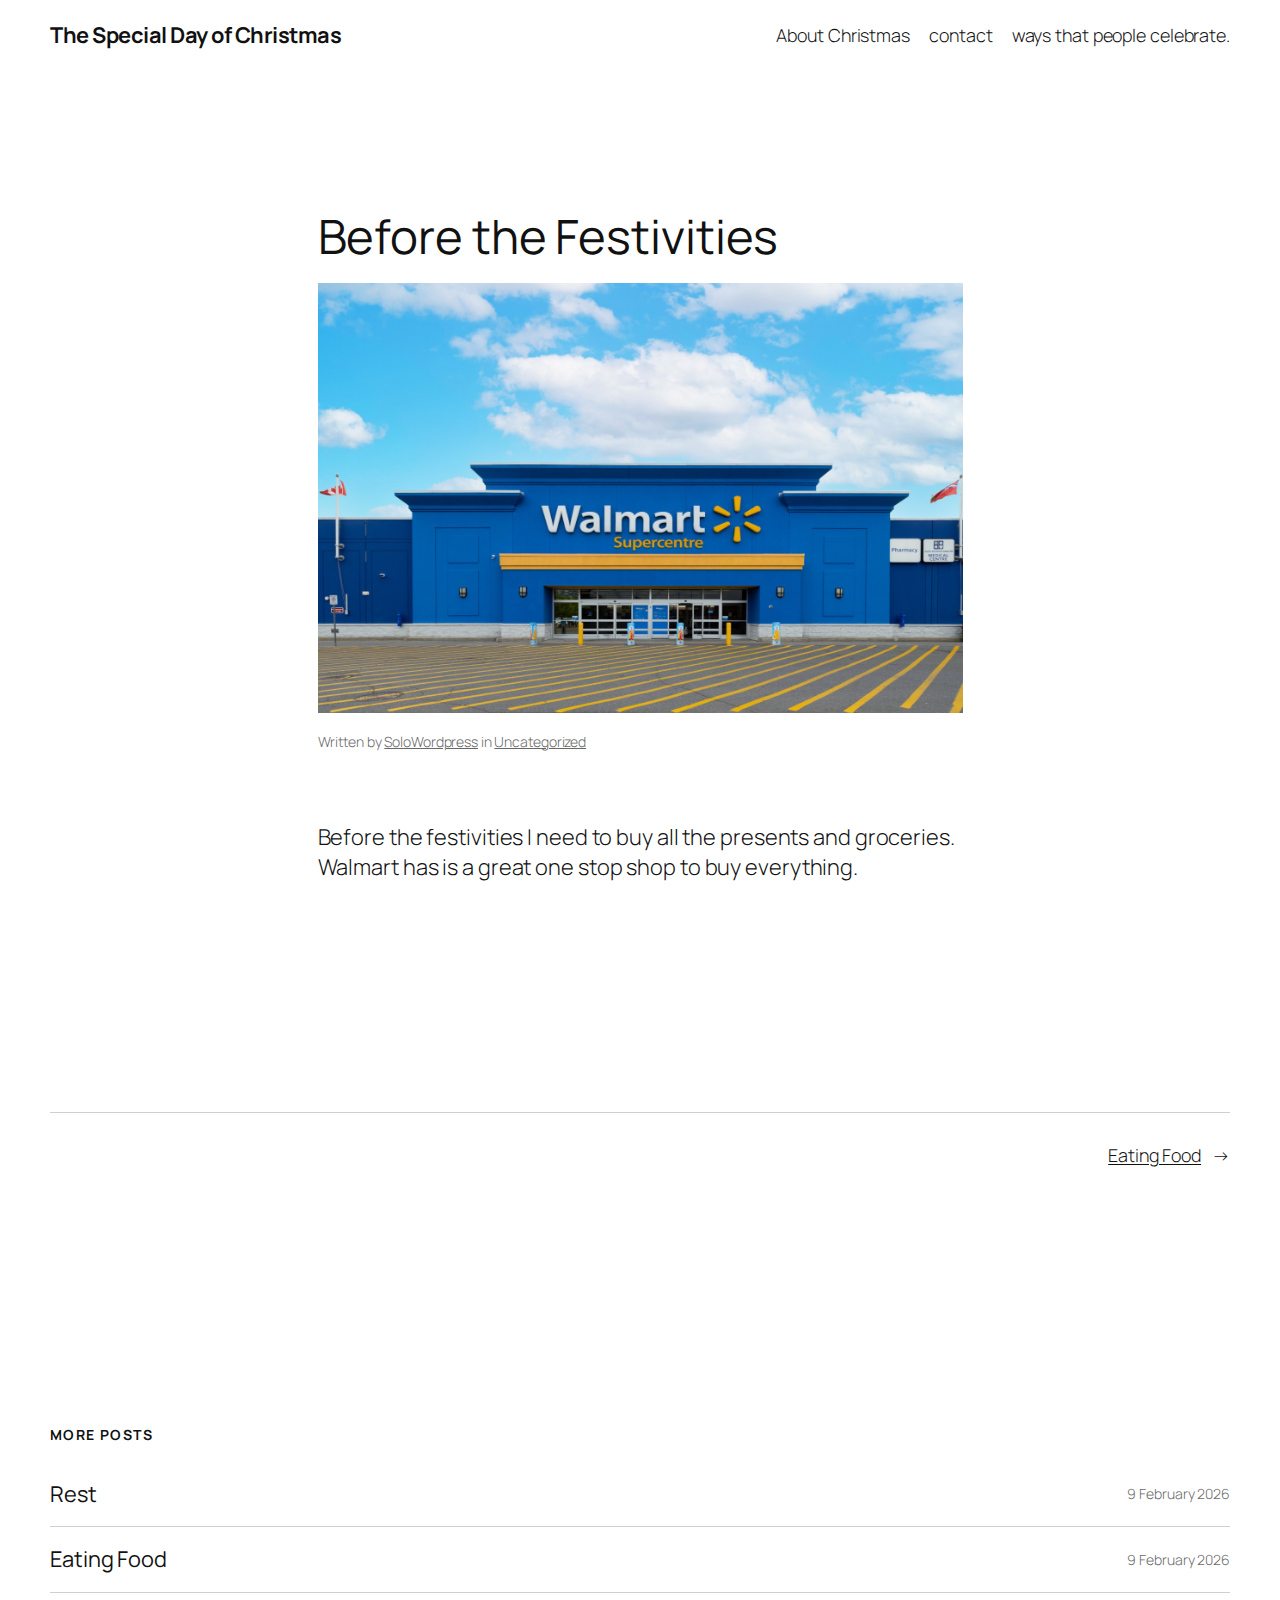
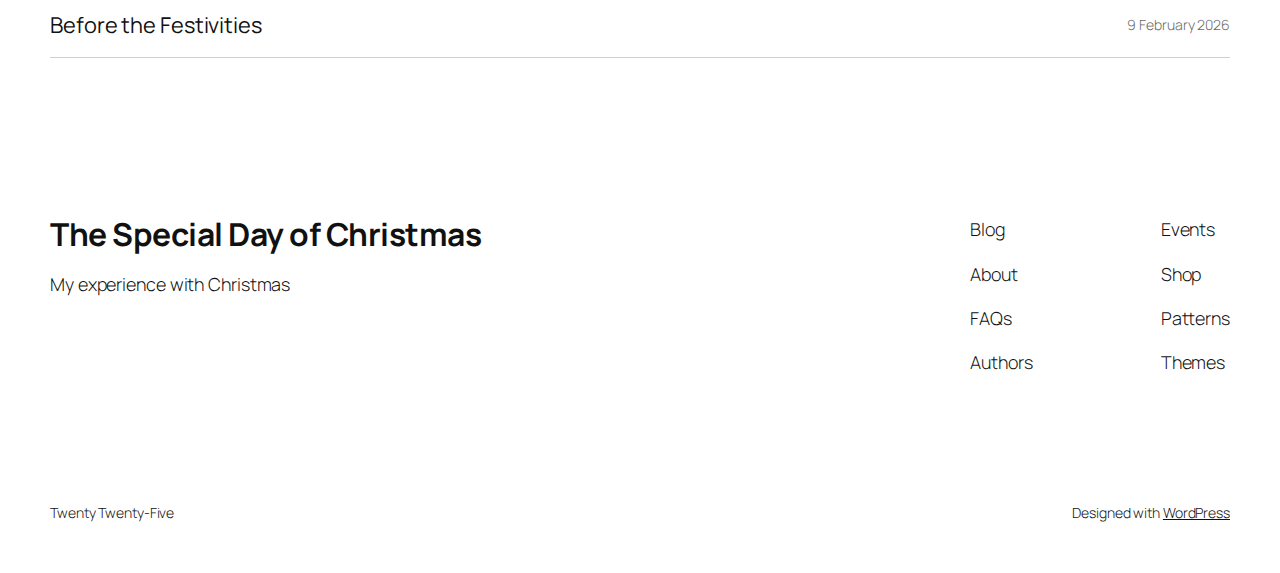
<file: before-the-festivities/index.html>
<!DOCTYPE html>
<html lang="en-CA">
<head>
	<meta charset="UTF-8" />
	<meta name="viewport" content="width=device-width, initial-scale=1" />
<meta name='robots' content='max-image-preview:large' />
<title>Before the Festivities &#8211; The Special Day of Christmas</title>
<link rel="alternate" type="application/rss+xml" title="The Special Day of Christmas &raquo; Feed" href="/feed/" />
<link rel="alternate" type="application/rss+xml" title="The Special Day of Christmas &raquo; Comments Feed" href="/comments/feed/" />
<link rel="alternate" type="application/rss+xml" title="The Special Day of Christmas &raquo; Before the Festivities Comments Feed" href="/before-the-festivities/feed/" />
<link rel="alternate" title="oEmbed (JSON)" type="application/json+oembed" href="/wp-json/oembed/1.0/embed?url=http%3A%2F%2Flocalhost%3A8000%2Fbefore-the-festivities%2F" />
<link rel="alternate" title="oEmbed (XML)" type="text/xml+oembed" href="/wp-json/oembed/1.0/embed?url=http%3A%2F%2Flocalhost%3A8000%2Fbefore-the-festivities%2F&#038;format=xml" />
<style id='wp-img-auto-sizes-contain-inline-css'>
img:is([sizes=auto i],[sizes^="auto," i]){contain-intrinsic-size:3000px 1500px}
/*# sourceURL=wp-img-auto-sizes-contain-inline-css */
</style>
<style id='wp-block-site-title-inline-css'>
.wp-block-site-title{box-sizing:border-box}.wp-block-site-title :where(a){color:inherit;font-family:inherit;font-size:inherit;font-style:inherit;font-weight:inherit;letter-spacing:inherit;line-height:inherit;text-decoration:inherit}
/*# sourceURL=/wp-includes/blocks/site-title/style.min.css */
</style>
<style id='wp-block-page-list-inline-css'>
.wp-block-navigation .wp-block-page-list{align-items:var(--navigation-layout-align,initial);background-color:inherit;display:flex;flex-direction:var(--navigation-layout-direction,initial);flex-wrap:var(--navigation-layout-wrap,wrap);justify-content:var(--navigation-layout-justify,initial)}.wp-block-navigation .wp-block-navigation-item{background-color:inherit}.wp-block-page-list{box-sizing:border-box}
/*# sourceURL=/wp-includes/blocks/page-list/style.min.css */
</style>
<style id='wp-block-navigation-inline-css'>
.wp-block-navigation{position:relative}.wp-block-navigation ul{margin-bottom:0;margin-left:0;margin-top:0;padding-left:0}.wp-block-navigation ul,.wp-block-navigation ul li{list-style:none;padding:0}.wp-block-navigation .wp-block-navigation-item{align-items:center;background-color:inherit;display:flex;position:relative}.wp-block-navigation .wp-block-navigation-item .wp-block-navigation__submenu-container:empty{display:none}.wp-block-navigation .wp-block-navigation-item__content{display:block;z-index:1}.wp-block-navigation .wp-block-navigation-item__content.wp-block-navigation-item__content{color:inherit}.wp-block-navigation.has-text-decoration-underline .wp-block-navigation-item__content,.wp-block-navigation.has-text-decoration-underline .wp-block-navigation-item__content:active,.wp-block-navigation.has-text-decoration-underline .wp-block-navigation-item__content:focus{text-decoration:underline}.wp-block-navigation.has-text-decoration-line-through .wp-block-navigation-item__content,.wp-block-navigation.has-text-decoration-line-through .wp-block-navigation-item__content:active,.wp-block-navigation.has-text-decoration-line-through .wp-block-navigation-item__content:focus{text-decoration:line-through}.wp-block-navigation :where(a),.wp-block-navigation :where(a:active),.wp-block-navigation :where(a:focus){text-decoration:none}.wp-block-navigation .wp-block-navigation__submenu-icon{align-self:center;background-color:inherit;border:none;color:currentColor;display:inline-block;font-size:inherit;height:.6em;line-height:0;margin-left:.25em;padding:0;width:.6em}.wp-block-navigation .wp-block-navigation__submenu-icon svg{display:inline-block;stroke:currentColor;height:inherit;margin-top:.075em;width:inherit}.wp-block-navigation{--navigation-layout-justification-setting:flex-start;--navigation-layout-direction:row;--navigation-layout-wrap:wrap;--navigation-layout-justify:flex-start;--navigation-layout-align:center}.wp-block-navigation.is-vertical{--navigation-layout-direction:column;--navigation-layout-justify:initial;--navigation-layout-align:flex-start}.wp-block-navigation.no-wrap{--navigation-layout-wrap:nowrap}.wp-block-navigation.items-justified-center{--navigation-layout-justification-setting:center;--navigation-layout-justify:center}.wp-block-navigation.items-justified-center.is-vertical{--navigation-layout-align:center}.wp-block-navigation.items-justified-right{--navigation-layout-justification-setting:flex-end;--navigation-layout-justify:flex-end}.wp-block-navigation.items-justified-right.is-vertical{--navigation-layout-align:flex-end}.wp-block-navigation.items-justified-space-between{--navigation-layout-justification-setting:space-between;--navigation-layout-justify:space-between}.wp-block-navigation .has-child .wp-block-navigation__submenu-container{align-items:normal;background-color:inherit;color:inherit;display:flex;flex-direction:column;opacity:0;position:absolute;z-index:2}@media not (prefers-reduced-motion){.wp-block-navigation .has-child .wp-block-navigation__submenu-container{transition:opacity .1s linear}}.wp-block-navigation .has-child .wp-block-navigation__submenu-container{height:0;overflow:hidden;visibility:hidden;width:0}.wp-block-navigation .has-child .wp-block-navigation__submenu-container>.wp-block-navigation-item>.wp-block-navigation-item__content{display:flex;flex-grow:1;padding:.5em 1em}.wp-block-navigation .has-child .wp-block-navigation__submenu-container>.wp-block-navigation-item>.wp-block-navigation-item__content .wp-block-navigation__submenu-icon{margin-left:auto;margin-right:0}.wp-block-navigation .has-child .wp-block-navigation__submenu-container .wp-block-navigation-item__content{margin:0}.wp-block-navigation .has-child .wp-block-navigation__submenu-container{left:-1px;top:100%}@media (min-width:782px){.wp-block-navigation .has-child .wp-block-navigation__submenu-container .wp-block-navigation__submenu-container{left:100%;top:-1px}.wp-block-navigation .has-child .wp-block-navigation__submenu-container .wp-block-navigation__submenu-container:before{background:#0000;content:"";display:block;height:100%;position:absolute;right:100%;width:.5em}.wp-block-navigation .has-child .wp-block-navigation__submenu-container .wp-block-navigation__submenu-icon{margin-right:.25em}.wp-block-navigation .has-child .wp-block-navigation__submenu-container .wp-block-navigation__submenu-icon svg{transform:rotate(-90deg)}}.wp-block-navigation .has-child .wp-block-navigation-submenu__toggle[aria-expanded=true]~.wp-block-navigation__submenu-container,.wp-block-navigation .has-child:not(.open-on-click):hover>.wp-block-navigation__submenu-container,.wp-block-navigation .has-child:not(.open-on-click):not(.open-on-hover-click):focus-within>.wp-block-navigation__submenu-container{height:auto;min-width:200px;opacity:1;overflow:visible;visibility:visible;width:auto}.wp-block-navigation.has-background .has-child .wp-block-navigation__submenu-container{left:0;top:100%}@media (min-width:782px){.wp-block-navigation.has-background .has-child .wp-block-navigation__submenu-container .wp-block-navigation__submenu-container{left:100%;top:0}}.wp-block-navigation-submenu{display:flex;position:relative}.wp-block-navigation-submenu .wp-block-navigation__submenu-icon svg{stroke:currentColor}button.wp-block-navigation-item__content{background-color:initial;border:none;color:currentColor;font-family:inherit;font-size:inherit;font-style:inherit;font-weight:inherit;letter-spacing:inherit;line-height:inherit;text-align:left;text-transform:inherit}.wp-block-navigation-submenu__toggle{cursor:pointer}.wp-block-navigation-submenu__toggle[aria-expanded=true]+.wp-block-navigation__submenu-icon>svg,.wp-block-navigation-submenu__toggle[aria-expanded=true]>svg{transform:rotate(180deg)}.wp-block-navigation-item.open-on-click .wp-block-navigation-submenu__toggle{padding-left:0;padding-right:.85em}.wp-block-navigation-item.open-on-click .wp-block-navigation-submenu__toggle+.wp-block-navigation__submenu-icon{margin-left:-.6em;pointer-events:none}.wp-block-navigation-item.open-on-click button.wp-block-navigation-item__content:not(.wp-block-navigation-submenu__toggle){padding:0}.wp-block-navigation .wp-block-page-list,.wp-block-navigation__container,.wp-block-navigation__responsive-close,.wp-block-navigation__responsive-container,.wp-block-navigation__responsive-container-content,.wp-block-navigation__responsive-dialog{gap:inherit}:where(.wp-block-navigation.has-background .wp-block-navigation-item a:not(.wp-element-button)),:where(.wp-block-navigation.has-background .wp-block-navigation-submenu a:not(.wp-element-button)){padding:.5em 1em}:where(.wp-block-navigation .wp-block-navigation__submenu-container .wp-block-navigation-item a:not(.wp-element-button)),:where(.wp-block-navigation .wp-block-navigation__submenu-container .wp-block-navigation-submenu a:not(.wp-element-button)),:where(.wp-block-navigation .wp-block-navigation__submenu-container .wp-block-navigation-submenu button.wp-block-navigation-item__content),:where(.wp-block-navigation .wp-block-navigation__submenu-container .wp-block-pages-list__item button.wp-block-navigation-item__content){padding:.5em 1em}.wp-block-navigation.items-justified-right .wp-block-navigation__container .has-child .wp-block-navigation__submenu-container,.wp-block-navigation.items-justified-right .wp-block-page-list>.has-child .wp-block-navigation__submenu-container,.wp-block-navigation.items-justified-space-between .wp-block-page-list>.has-child:last-child .wp-block-navigation__submenu-container,.wp-block-navigation.items-justified-space-between>.wp-block-navigation__container>.has-child:last-child .wp-block-navigation__submenu-container{left:auto;right:0}.wp-block-navigation.items-justified-right .wp-block-navigation__container .has-child .wp-block-navigation__submenu-container .wp-block-navigation__submenu-container,.wp-block-navigation.items-justified-right .wp-block-page-list>.has-child .wp-block-navigation__submenu-container .wp-block-navigation__submenu-container,.wp-block-navigation.items-justified-space-between .wp-block-page-list>.has-child:last-child .wp-block-navigation__submenu-container .wp-block-navigation__submenu-container,.wp-block-navigation.items-justified-space-between>.wp-block-navigation__container>.has-child:last-child .wp-block-navigation__submenu-container .wp-block-navigation__submenu-container{left:-1px;right:-1px}@media (min-width:782px){.wp-block-navigation.items-justified-right .wp-block-navigation__container .has-child .wp-block-navigation__submenu-container .wp-block-navigation__submenu-container,.wp-block-navigation.items-justified-right .wp-block-page-list>.has-child .wp-block-navigation__submenu-container .wp-block-navigation__submenu-container,.wp-block-navigation.items-justified-space-between .wp-block-page-list>.has-child:last-child .wp-block-navigation__submenu-container .wp-block-navigation__submenu-container,.wp-block-navigation.items-justified-space-between>.wp-block-navigation__container>.has-child:last-child .wp-block-navigation__submenu-container .wp-block-navigation__submenu-container{left:auto;right:100%}}.wp-block-navigation:not(.has-background) .wp-block-navigation__submenu-container{background-color:#fff;border:1px solid #00000026}.wp-block-navigation.has-background .wp-block-navigation__submenu-container{background-color:inherit}.wp-block-navigation:not(.has-text-color) .wp-block-navigation__submenu-container{color:#000}.wp-block-navigation__container{align-items:var(--navigation-layout-align,initial);display:flex;flex-direction:var(--navigation-layout-direction,initial);flex-wrap:var(--navigation-layout-wrap,wrap);justify-content:var(--navigation-layout-justify,initial);list-style:none;margin:0;padding-left:0}.wp-block-navigation__container .is-responsive{display:none}.wp-block-navigation__container:only-child,.wp-block-page-list:only-child{flex-grow:1}@keyframes overlay-menu__fade-in-animation{0%{opacity:0;transform:translateY(.5em)}to{opacity:1;transform:translateY(0)}}.wp-block-navigation__responsive-container{bottom:0;display:none;left:0;position:fixed;right:0;top:0}.wp-block-navigation__responsive-container :where(.wp-block-navigation-item a){color:inherit}.wp-block-navigation__responsive-container .wp-block-navigation__responsive-container-content{align-items:var(--navigation-layout-align,initial);display:flex;flex-direction:var(--navigation-layout-direction,initial);flex-wrap:var(--navigation-layout-wrap,wrap);justify-content:var(--navigation-layout-justify,initial)}.wp-block-navigation__responsive-container:not(.is-menu-open.is-menu-open){background-color:inherit!important;color:inherit!important}.wp-block-navigation__responsive-container.is-menu-open{background-color:inherit;display:flex;flex-direction:column}@media not (prefers-reduced-motion){.wp-block-navigation__responsive-container.is-menu-open{animation:overlay-menu__fade-in-animation .1s ease-out;animation-fill-mode:forwards}}.wp-block-navigation__responsive-container.is-menu-open{overflow:auto;padding:clamp(1rem,var(--wp--style--root--padding-top),20rem) clamp(1rem,var(--wp--style--root--padding-right),20rem) clamp(1rem,var(--wp--style--root--padding-bottom),20rem) clamp(1rem,var(--wp--style--root--padding-left),20rem);z-index:100000}.wp-block-navigation__responsive-container.is-menu-open .wp-block-navigation__responsive-container-content{align-items:var(--navigation-layout-justification-setting,inherit);display:flex;flex-direction:column;flex-wrap:nowrap;overflow:visible;padding-top:calc(2rem + 24px)}.wp-block-navigation__responsive-container.is-menu-open .wp-block-navigation__responsive-container-content,.wp-block-navigation__responsive-container.is-menu-open .wp-block-navigation__responsive-container-content .wp-block-navigation__container,.wp-block-navigation__responsive-container.is-menu-open .wp-block-navigation__responsive-container-content .wp-block-page-list{justify-content:flex-start}.wp-block-navigation__responsive-container.is-menu-open .wp-block-navigation__responsive-container-content .wp-block-navigation__submenu-icon{display:none}.wp-block-navigation__responsive-container.is-menu-open .wp-block-navigation__responsive-container-content .has-child .wp-block-navigation__submenu-container{border:none;height:auto;min-width:200px;opacity:1;overflow:initial;padding-left:2rem;padding-right:2rem;position:static;visibility:visible;width:auto}.wp-block-navigation__responsive-container.is-menu-open .wp-block-navigation__responsive-container-content .wp-block-navigation__container,.wp-block-navigation__responsive-container.is-menu-open .wp-block-navigation__responsive-container-content .wp-block-navigation__submenu-container{gap:inherit}.wp-block-navigation__responsive-container.is-menu-open .wp-block-navigation__responsive-container-content .wp-block-navigation__submenu-container{padding-top:var(--wp--style--block-gap,2em)}.wp-block-navigation__responsive-container.is-menu-open .wp-block-navigation__responsive-container-content .wp-block-navigation-item__content{padding:0}.wp-block-navigation__responsive-container.is-menu-open .wp-block-navigation__responsive-container-content .wp-block-navigation-item,.wp-block-navigation__responsive-container.is-menu-open .wp-block-navigation__responsive-container-content .wp-block-navigation__container,.wp-block-navigation__responsive-container.is-menu-open .wp-block-navigation__responsive-container-content .wp-block-page-list{align-items:var(--navigation-layout-justification-setting,initial);display:flex;flex-direction:column}.wp-block-navigation__responsive-container.is-menu-open .wp-block-navigation-item,.wp-block-navigation__responsive-container.is-menu-open .wp-block-navigation-item .wp-block-navigation__submenu-container,.wp-block-navigation__responsive-container.is-menu-open .wp-block-navigation__container,.wp-block-navigation__responsive-container.is-menu-open .wp-block-page-list{background:#0000!important;color:inherit!important}.wp-block-navigation__responsive-container.is-menu-open .wp-block-navigation__submenu-container.wp-block-navigation__submenu-container.wp-block-navigation__submenu-container.wp-block-navigation__submenu-container{left:auto;right:auto}@media (min-width:600px){.wp-block-navigation__responsive-container:not(.hidden-by-default):not(.is-menu-open){background-color:inherit;display:block;position:relative;width:100%;z-index:auto}.wp-block-navigation__responsive-container:not(.hidden-by-default):not(.is-menu-open) .wp-block-navigation__responsive-container-close{display:none}.wp-block-navigation__responsive-container.is-menu-open .wp-block-navigation__submenu-container.wp-block-navigation__submenu-container.wp-block-navigation__submenu-container.wp-block-navigation__submenu-container{left:0}}.wp-block-navigation:not(.has-background) .wp-block-navigation__responsive-container.is-menu-open{background-color:#fff}.wp-block-navigation:not(.has-text-color) .wp-block-navigation__responsive-container.is-menu-open{color:#000}.wp-block-navigation__toggle_button_label{font-size:1rem;font-weight:700}.wp-block-navigation__responsive-container-close,.wp-block-navigation__responsive-container-open{background:#0000;border:none;color:currentColor;cursor:pointer;margin:0;padding:0;text-transform:inherit;vertical-align:middle}.wp-block-navigation__responsive-container-close svg,.wp-block-navigation__responsive-container-open svg{fill:currentColor;display:block;height:24px;pointer-events:none;width:24px}.wp-block-navigation__responsive-container-open{display:flex}.wp-block-navigation__responsive-container-open.wp-block-navigation__responsive-container-open.wp-block-navigation__responsive-container-open{font-family:inherit;font-size:inherit;font-weight:inherit}@media (min-width:600px){.wp-block-navigation__responsive-container-open:not(.always-shown){display:none}}.wp-block-navigation__responsive-container-close{position:absolute;right:0;top:0;z-index:2}.wp-block-navigation__responsive-container-close.wp-block-navigation__responsive-container-close.wp-block-navigation__responsive-container-close{font-family:inherit;font-size:inherit;font-weight:inherit}.wp-block-navigation__responsive-close{width:100%}.has-modal-open .wp-block-navigation__responsive-close{margin-left:auto;margin-right:auto;max-width:var(--wp--style--global--wide-size,100%)}.wp-block-navigation__responsive-close:focus{outline:none}.is-menu-open .wp-block-navigation__responsive-close,.is-menu-open .wp-block-navigation__responsive-container-content,.is-menu-open .wp-block-navigation__responsive-dialog{box-sizing:border-box}.wp-block-navigation__responsive-dialog{position:relative}.has-modal-open .admin-bar .is-menu-open .wp-block-navigation__responsive-dialog{margin-top:46px}@media (min-width:782px){.has-modal-open .admin-bar .is-menu-open .wp-block-navigation__responsive-dialog{margin-top:32px}}html.has-modal-open{overflow:hidden}
/*# sourceURL=/wp-includes/blocks/navigation/style.min.css */
</style>
<style id='wp-block-group-inline-css'>
.wp-block-group{box-sizing:border-box}:where(.wp-block-group.wp-block-group-is-layout-constrained){position:relative}
/*# sourceURL=/wp-includes/blocks/group/style.min.css */
</style>
<style id='wp-block-post-title-inline-css'>
.wp-block-post-title{box-sizing:border-box;word-break:break-word}.wp-block-post-title :where(a){display:inline-block;font-family:inherit;font-size:inherit;font-style:inherit;font-weight:inherit;letter-spacing:inherit;line-height:inherit;text-decoration:inherit}
/*# sourceURL=/wp-includes/blocks/post-title/style.min.css */
</style>
<style id='wp-block-post-featured-image-inline-css'>
.wp-block-post-featured-image{margin-left:0;margin-right:0}.wp-block-post-featured-image a{display:block;height:100%}.wp-block-post-featured-image :where(img){box-sizing:border-box;height:auto;max-width:100%;vertical-align:bottom;width:100%}.wp-block-post-featured-image.alignfull img,.wp-block-post-featured-image.alignwide img{width:100%}.wp-block-post-featured-image .wp-block-post-featured-image__overlay.has-background-dim{background-color:#000;inset:0;position:absolute}.wp-block-post-featured-image{position:relative}.wp-block-post-featured-image .wp-block-post-featured-image__overlay.has-background-gradient{background-color:initial}.wp-block-post-featured-image .wp-block-post-featured-image__overlay.has-background-dim-0{opacity:0}.wp-block-post-featured-image .wp-block-post-featured-image__overlay.has-background-dim-10{opacity:.1}.wp-block-post-featured-image .wp-block-post-featured-image__overlay.has-background-dim-20{opacity:.2}.wp-block-post-featured-image .wp-block-post-featured-image__overlay.has-background-dim-30{opacity:.3}.wp-block-post-featured-image .wp-block-post-featured-image__overlay.has-background-dim-40{opacity:.4}.wp-block-post-featured-image .wp-block-post-featured-image__overlay.has-background-dim-50{opacity:.5}.wp-block-post-featured-image .wp-block-post-featured-image__overlay.has-background-dim-60{opacity:.6}.wp-block-post-featured-image .wp-block-post-featured-image__overlay.has-background-dim-70{opacity:.7}.wp-block-post-featured-image .wp-block-post-featured-image__overlay.has-background-dim-80{opacity:.8}.wp-block-post-featured-image .wp-block-post-featured-image__overlay.has-background-dim-90{opacity:.9}.wp-block-post-featured-image .wp-block-post-featured-image__overlay.has-background-dim-100{opacity:1}.wp-block-post-featured-image:where(.alignleft,.alignright){width:100%}
/*# sourceURL=/wp-includes/blocks/post-featured-image/style.min.css */
</style>
<style id='wp-block-paragraph-inline-css'>
.is-small-text{font-size:.875em}.is-regular-text{font-size:1em}.is-large-text{font-size:2.25em}.is-larger-text{font-size:3em}.has-drop-cap:not(:focus):first-letter{float:left;font-size:8.4em;font-style:normal;font-weight:100;line-height:.68;margin:.05em .1em 0 0;text-transform:uppercase}body.rtl .has-drop-cap:not(:focus):first-letter{float:none;margin-left:.1em}p.has-drop-cap.has-background{overflow:hidden}:root :where(p.has-background){padding:1.25em 2.375em}:where(p.has-text-color:not(.has-link-color)) a{color:inherit}p.has-text-align-left[style*="writing-mode:vertical-lr"],p.has-text-align-right[style*="writing-mode:vertical-rl"]{rotate:180deg}
/*# sourceURL=/wp-includes/blocks/paragraph/style.min.css */
</style>
<style id='wp-block-post-author-name-inline-css'>
.wp-block-post-author-name{box-sizing:border-box}
/*# sourceURL=/wp-includes/blocks/post-author-name/style.min.css */
</style>
<style id='wp-block-post-terms-inline-css'>
.wp-block-post-terms{box-sizing:border-box}.wp-block-post-terms .wp-block-post-terms__separator{white-space:pre-wrap}
/*# sourceURL=/wp-includes/blocks/post-terms/style.min.css */
</style>
<style id='wp-block-post-content-inline-css'>
.wp-block-post-content{display:flow-root}
/*# sourceURL=/wp-includes/blocks/post-content/style.min.css */
</style>
<style id='wp-block-post-navigation-link-inline-css'>
.wp-block-post-navigation-link .wp-block-post-navigation-link__arrow-previous{display:inline-block;margin-right:1ch}.wp-block-post-navigation-link .wp-block-post-navigation-link__arrow-previous:not(.is-arrow-chevron){transform:scaleX(1)}.wp-block-post-navigation-link .wp-block-post-navigation-link__arrow-next{display:inline-block;margin-left:1ch}.wp-block-post-navigation-link .wp-block-post-navigation-link__arrow-next:not(.is-arrow-chevron){transform:scaleX(1)}.wp-block-post-navigation-link.has-text-align-left[style*="writing-mode: vertical-lr"],.wp-block-post-navigation-link.has-text-align-right[style*="writing-mode: vertical-rl"]{rotate:180deg}
/*# sourceURL=/wp-includes/blocks/post-navigation-link/style.min.css */
</style>
<style id='wp-block-heading-inline-css'>
h1:where(.wp-block-heading).has-background,h2:where(.wp-block-heading).has-background,h3:where(.wp-block-heading).has-background,h4:where(.wp-block-heading).has-background,h5:where(.wp-block-heading).has-background,h6:where(.wp-block-heading).has-background{padding:1.25em 2.375em}h1.has-text-align-left[style*=writing-mode]:where([style*=vertical-lr]),h1.has-text-align-right[style*=writing-mode]:where([style*=vertical-rl]),h2.has-text-align-left[style*=writing-mode]:where([style*=vertical-lr]),h2.has-text-align-right[style*=writing-mode]:where([style*=vertical-rl]),h3.has-text-align-left[style*=writing-mode]:where([style*=vertical-lr]),h3.has-text-align-right[style*=writing-mode]:where([style*=vertical-rl]),h4.has-text-align-left[style*=writing-mode]:where([style*=vertical-lr]),h4.has-text-align-right[style*=writing-mode]:where([style*=vertical-rl]),h5.has-text-align-left[style*=writing-mode]:where([style*=vertical-lr]),h5.has-text-align-right[style*=writing-mode]:where([style*=vertical-rl]),h6.has-text-align-left[style*=writing-mode]:where([style*=vertical-lr]),h6.has-text-align-right[style*=writing-mode]:where([style*=vertical-rl]){rotate:180deg}
/*# sourceURL=/wp-includes/blocks/heading/style.min.css */
</style>
<style id='wp-block-post-date-inline-css'>
.wp-block-post-date{box-sizing:border-box}
/*# sourceURL=/wp-includes/blocks/post-date/style.min.css */
</style>
<style id='wp-block-post-template-inline-css'>
.wp-block-post-template{box-sizing:border-box;list-style:none;margin-bottom:0;margin-top:0;max-width:100%;padding:0}.wp-block-post-template.is-flex-container{display:flex;flex-direction:row;flex-wrap:wrap;gap:1.25em}.wp-block-post-template.is-flex-container>li{margin:0;width:100%}@media (min-width:600px){.wp-block-post-template.is-flex-container.is-flex-container.columns-2>li{width:calc(50% - .625em)}.wp-block-post-template.is-flex-container.is-flex-container.columns-3>li{width:calc(33.33333% - .83333em)}.wp-block-post-template.is-flex-container.is-flex-container.columns-4>li{width:calc(25% - .9375em)}.wp-block-post-template.is-flex-container.is-flex-container.columns-5>li{width:calc(20% - 1em)}.wp-block-post-template.is-flex-container.is-flex-container.columns-6>li{width:calc(16.66667% - 1.04167em)}}@media (max-width:600px){.wp-block-post-template-is-layout-grid.wp-block-post-template-is-layout-grid.wp-block-post-template-is-layout-grid.wp-block-post-template-is-layout-grid{grid-template-columns:1fr}}.wp-block-post-template-is-layout-constrained>li>.alignright,.wp-block-post-template-is-layout-flow>li>.alignright{float:right;margin-inline-end:0;margin-inline-start:2em}.wp-block-post-template-is-layout-constrained>li>.alignleft,.wp-block-post-template-is-layout-flow>li>.alignleft{float:left;margin-inline-end:2em;margin-inline-start:0}.wp-block-post-template-is-layout-constrained>li>.aligncenter,.wp-block-post-template-is-layout-flow>li>.aligncenter{margin-inline-end:auto;margin-inline-start:auto}
/*# sourceURL=/wp-includes/blocks/post-template/style.min.css */
</style>
<style id='wp-block-site-tagline-inline-css'>
.wp-block-site-tagline{box-sizing:border-box}
/*# sourceURL=/wp-includes/blocks/site-tagline/style.min.css */
</style>
<style id='wp-block-spacer-inline-css'>
.wp-block-spacer{clear:both}
/*# sourceURL=/wp-includes/blocks/spacer/style.min.css */
</style>
<style id='wp-block-columns-inline-css'>
.wp-block-columns{box-sizing:border-box;display:flex;flex-wrap:wrap!important}@media (min-width:782px){.wp-block-columns{flex-wrap:nowrap!important}}.wp-block-columns{align-items:normal!important}.wp-block-columns.are-vertically-aligned-top{align-items:flex-start}.wp-block-columns.are-vertically-aligned-center{align-items:center}.wp-block-columns.are-vertically-aligned-bottom{align-items:flex-end}@media (max-width:781px){.wp-block-columns:not(.is-not-stacked-on-mobile)>.wp-block-column{flex-basis:100%!important}}@media (min-width:782px){.wp-block-columns:not(.is-not-stacked-on-mobile)>.wp-block-column{flex-basis:0;flex-grow:1}.wp-block-columns:not(.is-not-stacked-on-mobile)>.wp-block-column[style*=flex-basis]{flex-grow:0}}.wp-block-columns.is-not-stacked-on-mobile{flex-wrap:nowrap!important}.wp-block-columns.is-not-stacked-on-mobile>.wp-block-column{flex-basis:0;flex-grow:1}.wp-block-columns.is-not-stacked-on-mobile>.wp-block-column[style*=flex-basis]{flex-grow:0}:where(.wp-block-columns){margin-bottom:1.75em}:where(.wp-block-columns.has-background){padding:1.25em 2.375em}.wp-block-column{flex-grow:1;min-width:0;overflow-wrap:break-word;word-break:break-word}.wp-block-column.is-vertically-aligned-top{align-self:flex-start}.wp-block-column.is-vertically-aligned-center{align-self:center}.wp-block-column.is-vertically-aligned-bottom{align-self:flex-end}.wp-block-column.is-vertically-aligned-stretch{align-self:stretch}.wp-block-column.is-vertically-aligned-bottom,.wp-block-column.is-vertically-aligned-center,.wp-block-column.is-vertically-aligned-top{width:100%}
/*# sourceURL=/wp-includes/blocks/columns/style.min.css */
</style>
<style id='wp-block-navigation-link-inline-css'>
.wp-block-navigation .wp-block-navigation-item__label{overflow-wrap:break-word}.wp-block-navigation .wp-block-navigation-item__description{display:none}.link-ui-tools{outline:1px solid #f0f0f0;padding:8px}.link-ui-block-inserter{padding-top:8px}.link-ui-block-inserter__back{margin-left:8px;text-transform:uppercase}
/*# sourceURL=/wp-includes/blocks/navigation-link/style.min.css */
</style>
<style id='wp-block-library-inline-css'>
:root{--wp-block-synced-color:#7a00df;--wp-block-synced-color--rgb:122,0,223;--wp-bound-block-color:var(--wp-block-synced-color);--wp-editor-canvas-background:#ddd;--wp-admin-theme-color:#007cba;--wp-admin-theme-color--rgb:0,124,186;--wp-admin-theme-color-darker-10:#006ba1;--wp-admin-theme-color-darker-10--rgb:0,107,160.5;--wp-admin-theme-color-darker-20:#005a87;--wp-admin-theme-color-darker-20--rgb:0,90,135;--wp-admin-border-width-focus:2px}@media (min-resolution:192dpi){:root{--wp-admin-border-width-focus:1.5px}}.wp-element-button{cursor:pointer}:root .has-very-light-gray-background-color{background-color:#eee}:root .has-very-dark-gray-background-color{background-color:#313131}:root .has-very-light-gray-color{color:#eee}:root .has-very-dark-gray-color{color:#313131}:root .has-vivid-green-cyan-to-vivid-cyan-blue-gradient-background{background:linear-gradient(135deg,#00d084,#0693e3)}:root .has-purple-crush-gradient-background{background:linear-gradient(135deg,#34e2e4,#4721fb 50%,#ab1dfe)}:root .has-hazy-dawn-gradient-background{background:linear-gradient(135deg,#faaca8,#dad0ec)}:root .has-subdued-olive-gradient-background{background:linear-gradient(135deg,#fafae1,#67a671)}:root .has-atomic-cream-gradient-background{background:linear-gradient(135deg,#fdd79a,#004a59)}:root .has-nightshade-gradient-background{background:linear-gradient(135deg,#330968,#31cdcf)}:root .has-midnight-gradient-background{background:linear-gradient(135deg,#020381,#2874fc)}:root{--wp--preset--font-size--normal:16px;--wp--preset--font-size--huge:42px}.has-regular-font-size{font-size:1em}.has-larger-font-size{font-size:2.625em}.has-normal-font-size{font-size:var(--wp--preset--font-size--normal)}.has-huge-font-size{font-size:var(--wp--preset--font-size--huge)}.has-text-align-center{text-align:center}.has-text-align-left{text-align:left}.has-text-align-right{text-align:right}.has-fit-text{white-space:nowrap!important}#end-resizable-editor-section{display:none}.aligncenter{clear:both}.items-justified-left{justify-content:flex-start}.items-justified-center{justify-content:center}.items-justified-right{justify-content:flex-end}.items-justified-space-between{justify-content:space-between}.screen-reader-text{border:0;clip-path:inset(50%);height:1px;margin:-1px;overflow:hidden;padding:0;position:absolute;width:1px;word-wrap:normal!important}.screen-reader-text:focus{background-color:#ddd;clip-path:none;color:#444;display:block;font-size:1em;height:auto;left:5px;line-height:normal;padding:15px 23px 14px;text-decoration:none;top:5px;width:auto;z-index:100000}html :where(.has-border-color){border-style:solid}html :where([style*=border-top-color]){border-top-style:solid}html :where([style*=border-right-color]){border-right-style:solid}html :where([style*=border-bottom-color]){border-bottom-style:solid}html :where([style*=border-left-color]){border-left-style:solid}html :where([style*=border-width]){border-style:solid}html :where([style*=border-top-width]){border-top-style:solid}html :where([style*=border-right-width]){border-right-style:solid}html :where([style*=border-bottom-width]){border-bottom-style:solid}html :where([style*=border-left-width]){border-left-style:solid}html :where(img[class*=wp-image-]){height:auto;max-width:100%}:where(figure){margin:0 0 1em}html :where(.is-position-sticky){--wp-admin--admin-bar--position-offset:var(--wp-admin--admin-bar--height,0px)}@media screen and (max-width:600px){html :where(.is-position-sticky){--wp-admin--admin-bar--position-offset:0px}}
/*# sourceURL=/wp-includes/css/dist/block-library/common.min.css */
</style>
<style id='global-styles-inline-css'>
:root{--wp--preset--aspect-ratio--square: 1;--wp--preset--aspect-ratio--4-3: 4/3;--wp--preset--aspect-ratio--3-4: 3/4;--wp--preset--aspect-ratio--3-2: 3/2;--wp--preset--aspect-ratio--2-3: 2/3;--wp--preset--aspect-ratio--16-9: 16/9;--wp--preset--aspect-ratio--9-16: 9/16;--wp--preset--color--black: #000000;--wp--preset--color--cyan-bluish-gray: #abb8c3;--wp--preset--color--white: #ffffff;--wp--preset--color--pale-pink: #f78da7;--wp--preset--color--vivid-red: #cf2e2e;--wp--preset--color--luminous-vivid-orange: #ff6900;--wp--preset--color--luminous-vivid-amber: #fcb900;--wp--preset--color--light-green-cyan: #7bdcb5;--wp--preset--color--vivid-green-cyan: #00d084;--wp--preset--color--pale-cyan-blue: #8ed1fc;--wp--preset--color--vivid-cyan-blue: #0693e3;--wp--preset--color--vivid-purple: #9b51e0;--wp--preset--color--base: #FFFFFF;--wp--preset--color--contrast: #111111;--wp--preset--color--accent-1: #FFEE58;--wp--preset--color--accent-2: #F6CFF4;--wp--preset--color--accent-3: #503AA8;--wp--preset--color--accent-4: #686868;--wp--preset--color--accent-5: #FBFAF3;--wp--preset--color--accent-6: color-mix(in srgb, currentColor 20%, transparent);--wp--preset--gradient--vivid-cyan-blue-to-vivid-purple: linear-gradient(135deg,rgb(6,147,227) 0%,rgb(155,81,224) 100%);--wp--preset--gradient--light-green-cyan-to-vivid-green-cyan: linear-gradient(135deg,rgb(122,220,180) 0%,rgb(0,208,130) 100%);--wp--preset--gradient--luminous-vivid-amber-to-luminous-vivid-orange: linear-gradient(135deg,rgb(252,185,0) 0%,rgb(255,105,0) 100%);--wp--preset--gradient--luminous-vivid-orange-to-vivid-red: linear-gradient(135deg,rgb(255,105,0) 0%,rgb(207,46,46) 100%);--wp--preset--gradient--very-light-gray-to-cyan-bluish-gray: linear-gradient(135deg,rgb(238,238,238) 0%,rgb(169,184,195) 100%);--wp--preset--gradient--cool-to-warm-spectrum: linear-gradient(135deg,rgb(74,234,220) 0%,rgb(151,120,209) 20%,rgb(207,42,186) 40%,rgb(238,44,130) 60%,rgb(251,105,98) 80%,rgb(254,248,76) 100%);--wp--preset--gradient--blush-light-purple: linear-gradient(135deg,rgb(255,206,236) 0%,rgb(152,150,240) 100%);--wp--preset--gradient--blush-bordeaux: linear-gradient(135deg,rgb(254,205,165) 0%,rgb(254,45,45) 50%,rgb(107,0,62) 100%);--wp--preset--gradient--luminous-dusk: linear-gradient(135deg,rgb(255,203,112) 0%,rgb(199,81,192) 50%,rgb(65,88,208) 100%);--wp--preset--gradient--pale-ocean: linear-gradient(135deg,rgb(255,245,203) 0%,rgb(182,227,212) 50%,rgb(51,167,181) 100%);--wp--preset--gradient--electric-grass: linear-gradient(135deg,rgb(202,248,128) 0%,rgb(113,206,126) 100%);--wp--preset--gradient--midnight: linear-gradient(135deg,rgb(2,3,129) 0%,rgb(40,116,252) 100%);--wp--preset--font-size--small: 0.875rem;--wp--preset--font-size--medium: clamp(1rem, 1rem + ((1vw - 0.2rem) * 0.196), 1.125rem);--wp--preset--font-size--large: clamp(1.125rem, 1.125rem + ((1vw - 0.2rem) * 0.392), 1.375rem);--wp--preset--font-size--x-large: clamp(1.75rem, 1.75rem + ((1vw - 0.2rem) * 0.392), 2rem);--wp--preset--font-size--xx-large: clamp(2.15rem, 2.15rem + ((1vw - 0.2rem) * 1.333), 3rem);--wp--preset--font-family--manrope: Manrope, sans-serif;--wp--preset--font-family--fira-code: "Fira Code", monospace;--wp--preset--spacing--20: 10px;--wp--preset--spacing--30: 20px;--wp--preset--spacing--40: 30px;--wp--preset--spacing--50: clamp(30px, 5vw, 50px);--wp--preset--spacing--60: clamp(30px, 7vw, 70px);--wp--preset--spacing--70: clamp(50px, 7vw, 90px);--wp--preset--spacing--80: clamp(70px, 10vw, 140px);--wp--preset--shadow--natural: 6px 6px 9px rgba(0, 0, 0, 0.2);--wp--preset--shadow--deep: 12px 12px 50px rgba(0, 0, 0, 0.4);--wp--preset--shadow--sharp: 6px 6px 0px rgba(0, 0, 0, 0.2);--wp--preset--shadow--outlined: 6px 6px 0px -3px rgb(255, 255, 255), 6px 6px rgb(0, 0, 0);--wp--preset--shadow--crisp: 6px 6px 0px rgb(0, 0, 0);}:root { --wp--style--global--content-size: 645px;--wp--style--global--wide-size: 1340px; }:where(body) { margin: 0; }.wp-site-blocks { padding-top: var(--wp--style--root--padding-top); padding-bottom: var(--wp--style--root--padding-bottom); }.has-global-padding { padding-right: var(--wp--style--root--padding-right); padding-left: var(--wp--style--root--padding-left); }.has-global-padding > .alignfull { margin-right: calc(var(--wp--style--root--padding-right) * -1); margin-left: calc(var(--wp--style--root--padding-left) * -1); }.has-global-padding :where(:not(.alignfull.is-layout-flow) > .has-global-padding:not(.wp-block-block, .alignfull)) { padding-right: 0; padding-left: 0; }.has-global-padding :where(:not(.alignfull.is-layout-flow) > .has-global-padding:not(.wp-block-block, .alignfull)) > .alignfull { margin-left: 0; margin-right: 0; }.wp-site-blocks > .alignleft { float: left; margin-right: 2em; }.wp-site-blocks > .alignright { float: right; margin-left: 2em; }.wp-site-blocks > .aligncenter { justify-content: center; margin-left: auto; margin-right: auto; }:where(.wp-site-blocks) > * { margin-block-start: 1.2rem; margin-block-end: 0; }:where(.wp-site-blocks) > :first-child { margin-block-start: 0; }:where(.wp-site-blocks) > :last-child { margin-block-end: 0; }:root { --wp--style--block-gap: 1.2rem; }:root :where(.is-layout-flow) > :first-child{margin-block-start: 0;}:root :where(.is-layout-flow) > :last-child{margin-block-end: 0;}:root :where(.is-layout-flow) > *{margin-block-start: 1.2rem;margin-block-end: 0;}:root :where(.is-layout-constrained) > :first-child{margin-block-start: 0;}:root :where(.is-layout-constrained) > :last-child{margin-block-end: 0;}:root :where(.is-layout-constrained) > *{margin-block-start: 1.2rem;margin-block-end: 0;}:root :where(.is-layout-flex){gap: 1.2rem;}:root :where(.is-layout-grid){gap: 1.2rem;}.is-layout-flow > .alignleft{float: left;margin-inline-start: 0;margin-inline-end: 2em;}.is-layout-flow > .alignright{float: right;margin-inline-start: 2em;margin-inline-end: 0;}.is-layout-flow > .aligncenter{margin-left: auto !important;margin-right: auto !important;}.is-layout-constrained > .alignleft{float: left;margin-inline-start: 0;margin-inline-end: 2em;}.is-layout-constrained > .alignright{float: right;margin-inline-start: 2em;margin-inline-end: 0;}.is-layout-constrained > .aligncenter{margin-left: auto !important;margin-right: auto !important;}.is-layout-constrained > :where(:not(.alignleft):not(.alignright):not(.alignfull)){max-width: var(--wp--style--global--content-size);margin-left: auto !important;margin-right: auto !important;}.is-layout-constrained > .alignwide{max-width: var(--wp--style--global--wide-size);}body .is-layout-flex{display: flex;}.is-layout-flex{flex-wrap: wrap;align-items: center;}.is-layout-flex > :is(*, div){margin: 0;}body .is-layout-grid{display: grid;}.is-layout-grid > :is(*, div){margin: 0;}body{background-color: var(--wp--preset--color--base);color: var(--wp--preset--color--contrast);font-family: var(--wp--preset--font-family--manrope);font-size: var(--wp--preset--font-size--large);font-weight: 300;letter-spacing: -0.1px;line-height: 1.4;--wp--style--root--padding-top: 0px;--wp--style--root--padding-right: var(--wp--preset--spacing--50);--wp--style--root--padding-bottom: 0px;--wp--style--root--padding-left: var(--wp--preset--spacing--50);}a:where(:not(.wp-element-button)){color: currentColor;text-decoration: underline;}:root :where(a:where(:not(.wp-element-button)):hover){text-decoration: none;}h1, h2, h3, h4, h5, h6{font-weight: 400;letter-spacing: -0.1px;line-height: 1.125;}h1{font-size: var(--wp--preset--font-size--xx-large);}h2{font-size: var(--wp--preset--font-size--x-large);}h3{font-size: var(--wp--preset--font-size--large);}h4{font-size: var(--wp--preset--font-size--medium);}h5{font-size: var(--wp--preset--font-size--small);letter-spacing: 0.5px;}h6{font-size: var(--wp--preset--font-size--small);font-weight: 700;letter-spacing: 1.4px;text-transform: uppercase;}:root :where(.wp-element-button, .wp-block-button__link){background-color: var(--wp--preset--color--contrast);border-width: 0;color: var(--wp--preset--color--base);font-family: inherit;font-size: var(--wp--preset--font-size--medium);font-style: inherit;font-weight: inherit;letter-spacing: inherit;line-height: inherit;padding-top: 1rem;padding-right: 2.25rem;padding-bottom: 1rem;padding-left: 2.25rem;text-decoration: none;text-transform: inherit;}:root :where(.wp-element-button:hover, .wp-block-button__link:hover){background-color: color-mix(in srgb, var(--wp--preset--color--contrast) 85%, transparent);border-color: transparent;color: var(--wp--preset--color--base);}:root :where(.wp-element-button:focus, .wp-block-button__link:focus){outline-color: var(--wp--preset--color--accent-4);outline-offset: 2px;}:root :where(.wp-element-caption, .wp-block-audio figcaption, .wp-block-embed figcaption, .wp-block-gallery figcaption, .wp-block-image figcaption, .wp-block-table figcaption, .wp-block-video figcaption){font-size: var(--wp--preset--font-size--small);line-height: 1.4;}.has-black-color{color: var(--wp--preset--color--black) !important;}.has-cyan-bluish-gray-color{color: var(--wp--preset--color--cyan-bluish-gray) !important;}.has-white-color{color: var(--wp--preset--color--white) !important;}.has-pale-pink-color{color: var(--wp--preset--color--pale-pink) !important;}.has-vivid-red-color{color: var(--wp--preset--color--vivid-red) !important;}.has-luminous-vivid-orange-color{color: var(--wp--preset--color--luminous-vivid-orange) !important;}.has-luminous-vivid-amber-color{color: var(--wp--preset--color--luminous-vivid-amber) !important;}.has-light-green-cyan-color{color: var(--wp--preset--color--light-green-cyan) !important;}.has-vivid-green-cyan-color{color: var(--wp--preset--color--vivid-green-cyan) !important;}.has-pale-cyan-blue-color{color: var(--wp--preset--color--pale-cyan-blue) !important;}.has-vivid-cyan-blue-color{color: var(--wp--preset--color--vivid-cyan-blue) !important;}.has-vivid-purple-color{color: var(--wp--preset--color--vivid-purple) !important;}.has-base-color{color: var(--wp--preset--color--base) !important;}.has-contrast-color{color: var(--wp--preset--color--contrast) !important;}.has-accent-1-color{color: var(--wp--preset--color--accent-1) !important;}.has-accent-2-color{color: var(--wp--preset--color--accent-2) !important;}.has-accent-3-color{color: var(--wp--preset--color--accent-3) !important;}.has-accent-4-color{color: var(--wp--preset--color--accent-4) !important;}.has-accent-5-color{color: var(--wp--preset--color--accent-5) !important;}.has-accent-6-color{color: var(--wp--preset--color--accent-6) !important;}.has-black-background-color{background-color: var(--wp--preset--color--black) !important;}.has-cyan-bluish-gray-background-color{background-color: var(--wp--preset--color--cyan-bluish-gray) !important;}.has-white-background-color{background-color: var(--wp--preset--color--white) !important;}.has-pale-pink-background-color{background-color: var(--wp--preset--color--pale-pink) !important;}.has-vivid-red-background-color{background-color: var(--wp--preset--color--vivid-red) !important;}.has-luminous-vivid-orange-background-color{background-color: var(--wp--preset--color--luminous-vivid-orange) !important;}.has-luminous-vivid-amber-background-color{background-color: var(--wp--preset--color--luminous-vivid-amber) !important;}.has-light-green-cyan-background-color{background-color: var(--wp--preset--color--light-green-cyan) !important;}.has-vivid-green-cyan-background-color{background-color: var(--wp--preset--color--vivid-green-cyan) !important;}.has-pale-cyan-blue-background-color{background-color: var(--wp--preset--color--pale-cyan-blue) !important;}.has-vivid-cyan-blue-background-color{background-color: var(--wp--preset--color--vivid-cyan-blue) !important;}.has-vivid-purple-background-color{background-color: var(--wp--preset--color--vivid-purple) !important;}.has-base-background-color{background-color: var(--wp--preset--color--base) !important;}.has-contrast-background-color{background-color: var(--wp--preset--color--contrast) !important;}.has-accent-1-background-color{background-color: var(--wp--preset--color--accent-1) !important;}.has-accent-2-background-color{background-color: var(--wp--preset--color--accent-2) !important;}.has-accent-3-background-color{background-color: var(--wp--preset--color--accent-3) !important;}.has-accent-4-background-color{background-color: var(--wp--preset--color--accent-4) !important;}.has-accent-5-background-color{background-color: var(--wp--preset--color--accent-5) !important;}.has-accent-6-background-color{background-color: var(--wp--preset--color--accent-6) !important;}.has-black-border-color{border-color: var(--wp--preset--color--black) !important;}.has-cyan-bluish-gray-border-color{border-color: var(--wp--preset--color--cyan-bluish-gray) !important;}.has-white-border-color{border-color: var(--wp--preset--color--white) !important;}.has-pale-pink-border-color{border-color: var(--wp--preset--color--pale-pink) !important;}.has-vivid-red-border-color{border-color: var(--wp--preset--color--vivid-red) !important;}.has-luminous-vivid-orange-border-color{border-color: var(--wp--preset--color--luminous-vivid-orange) !important;}.has-luminous-vivid-amber-border-color{border-color: var(--wp--preset--color--luminous-vivid-amber) !important;}.has-light-green-cyan-border-color{border-color: var(--wp--preset--color--light-green-cyan) !important;}.has-vivid-green-cyan-border-color{border-color: var(--wp--preset--color--vivid-green-cyan) !important;}.has-pale-cyan-blue-border-color{border-color: var(--wp--preset--color--pale-cyan-blue) !important;}.has-vivid-cyan-blue-border-color{border-color: var(--wp--preset--color--vivid-cyan-blue) !important;}.has-vivid-purple-border-color{border-color: var(--wp--preset--color--vivid-purple) !important;}.has-base-border-color{border-color: var(--wp--preset--color--base) !important;}.has-contrast-border-color{border-color: var(--wp--preset--color--contrast) !important;}.has-accent-1-border-color{border-color: var(--wp--preset--color--accent-1) !important;}.has-accent-2-border-color{border-color: var(--wp--preset--color--accent-2) !important;}.has-accent-3-border-color{border-color: var(--wp--preset--color--accent-3) !important;}.has-accent-4-border-color{border-color: var(--wp--preset--color--accent-4) !important;}.has-accent-5-border-color{border-color: var(--wp--preset--color--accent-5) !important;}.has-accent-6-border-color{border-color: var(--wp--preset--color--accent-6) !important;}.has-vivid-cyan-blue-to-vivid-purple-gradient-background{background: var(--wp--preset--gradient--vivid-cyan-blue-to-vivid-purple) !important;}.has-light-green-cyan-to-vivid-green-cyan-gradient-background{background: var(--wp--preset--gradient--light-green-cyan-to-vivid-green-cyan) !important;}.has-luminous-vivid-amber-to-luminous-vivid-orange-gradient-background{background: var(--wp--preset--gradient--luminous-vivid-amber-to-luminous-vivid-orange) !important;}.has-luminous-vivid-orange-to-vivid-red-gradient-background{background: var(--wp--preset--gradient--luminous-vivid-orange-to-vivid-red) !important;}.has-very-light-gray-to-cyan-bluish-gray-gradient-background{background: var(--wp--preset--gradient--very-light-gray-to-cyan-bluish-gray) !important;}.has-cool-to-warm-spectrum-gradient-background{background: var(--wp--preset--gradient--cool-to-warm-spectrum) !important;}.has-blush-light-purple-gradient-background{background: var(--wp--preset--gradient--blush-light-purple) !important;}.has-blush-bordeaux-gradient-background{background: var(--wp--preset--gradient--blush-bordeaux) !important;}.has-luminous-dusk-gradient-background{background: var(--wp--preset--gradient--luminous-dusk) !important;}.has-pale-ocean-gradient-background{background: var(--wp--preset--gradient--pale-ocean) !important;}.has-electric-grass-gradient-background{background: var(--wp--preset--gradient--electric-grass) !important;}.has-midnight-gradient-background{background: var(--wp--preset--gradient--midnight) !important;}.has-small-font-size{font-size: var(--wp--preset--font-size--small) !important;}.has-medium-font-size{font-size: var(--wp--preset--font-size--medium) !important;}.has-large-font-size{font-size: var(--wp--preset--font-size--large) !important;}.has-x-large-font-size{font-size: var(--wp--preset--font-size--x-large) !important;}.has-xx-large-font-size{font-size: var(--wp--preset--font-size--xx-large) !important;}.has-manrope-font-family{font-family: var(--wp--preset--font-family--manrope) !important;}.has-fira-code-font-family{font-family: var(--wp--preset--font-family--fira-code) !important;}
:root :where(.wp-block-columns-is-layout-flow) > :first-child{margin-block-start: 0;}:root :where(.wp-block-columns-is-layout-flow) > :last-child{margin-block-end: 0;}:root :where(.wp-block-columns-is-layout-flow) > *{margin-block-start: var(--wp--preset--spacing--50);margin-block-end: 0;}:root :where(.wp-block-columns-is-layout-constrained) > :first-child{margin-block-start: 0;}:root :where(.wp-block-columns-is-layout-constrained) > :last-child{margin-block-end: 0;}:root :where(.wp-block-columns-is-layout-constrained) > *{margin-block-start: var(--wp--preset--spacing--50);margin-block-end: 0;}:root :where(.wp-block-columns-is-layout-flex){gap: var(--wp--preset--spacing--50);}:root :where(.wp-block-columns-is-layout-grid){gap: var(--wp--preset--spacing--50);}
:root :where(.wp-block-post-date){color: var(--wp--preset--color--accent-4);font-size: var(--wp--preset--font-size--small);}
:root :where(.wp-block-post-date a:where(:not(.wp-element-button))){color: var(--wp--preset--color--accent-4);text-decoration: none;}
:root :where(.wp-block-post-date a:where(:not(.wp-element-button)):hover){text-decoration: underline;}
:root :where(.wp-block-post-navigation-link){font-size: var(--wp--preset--font-size--medium);}
:root :where(.wp-block-post-terms){font-size: var(--wp--preset--font-size--small);font-weight: 600;}:root :where(.wp-block-post-terms a){white-space: nowrap;}
:root :where(.wp-block-post-title a:where(:not(.wp-element-button))){text-decoration: none;}
:root :where(.wp-block-post-title a:where(:not(.wp-element-button)):hover){text-decoration: underline;}
:root :where(.wp-block-site-tagline){font-size: var(--wp--preset--font-size--medium);}
:root :where(.wp-block-site-title){font-weight: 700;letter-spacing: -.5px;}
:root :where(.wp-block-site-title a:where(:not(.wp-element-button))){text-decoration: none;}
:root :where(.wp-block-site-title a:where(:not(.wp-element-button)):hover){text-decoration: underline;}
:root :where(.wp-block-navigation){font-size: var(--wp--preset--font-size--medium);}
:root :where(.wp-block-navigation a:where(:not(.wp-element-button))){text-decoration: none;}
:root :where(.wp-block-navigation a:where(:not(.wp-element-button)):hover){text-decoration: underline;}
/*# sourceURL=global-styles-inline-css */
</style>
<style id='block-style-variation-styles-inline-css'>
:root :where(.is-style-post-terms-1--2 a:where(:not(.wp-element-button))){border-radius: 20px;border-color: var(--wp--preset--color--accent-6);border-width: 0.8px;border-style: solid;font-weight: 400;line-height: 2.8;padding-top: 5px;padding-right: 10px;padding-bottom: 5px;padding-left: 10px;text-decoration: none;}:root :where(.is-style-post-terms-1--2 a:where(:not(.wp-element-button)):hover){text-decoration: underline;}
/*# sourceURL=block-style-variation-styles-inline-css */
</style>
<style id='wp-emoji-styles-inline-css'>

	img.wp-smiley, img.emoji {
		display: inline !important;
		border: none !important;
		box-shadow: none !important;
		height: 1em !important;
		width: 1em !important;
		margin: 0 0.07em !important;
		vertical-align: -0.1em !important;
		background: none !important;
		padding: 0 !important;
	}
/*# sourceURL=wp-emoji-styles-inline-css */
</style>
<style id='core-block-supports-inline-css'>
.wp-container-core-navigation-is-layout-fc306653{justify-content:flex-end;}.wp-container-core-group-is-layout-f4c28e8b{flex-wrap:nowrap;gap:var(--wp--preset--spacing--10);justify-content:flex-end;}.wp-container-core-group-is-layout-8165f36a{flex-wrap:nowrap;justify-content:space-between;}.wp-container-core-group-is-layout-4efaea1e{gap:0.2em;}.wp-container-core-group-is-layout-9b36172e{flex-wrap:nowrap;justify-content:space-between;}.wp-container-core-group-is-layout-154222c2{flex-wrap:nowrap;justify-content:space-between;align-items:center;}.wp-container-core-post-template-is-layout-3ee800f6 > *{margin-block-start:0;margin-block-end:0;}.wp-container-core-post-template-is-layout-3ee800f6 > * + *{margin-block-start:0;margin-block-end:0;}.wp-container-core-columns-is-layout-28f84493{flex-wrap:nowrap;}.wp-container-core-navigation-is-layout-fe9cc265{flex-direction:column;align-items:flex-start;}.wp-container-core-group-is-layout-570722b2{gap:var(--wp--preset--spacing--80);justify-content:space-between;align-items:flex-start;}.wp-container-core-group-is-layout-e5edad21{justify-content:space-between;align-items:flex-start;}.wp-container-core-group-is-layout-91e87306{gap:var(--wp--preset--spacing--20);justify-content:space-between;}
/*# sourceURL=core-block-supports-inline-css */
</style>
<style id='wp-block-template-skip-link-inline-css'>

		.skip-link.screen-reader-text {
			border: 0;
			clip-path: inset(50%);
			height: 1px;
			margin: -1px;
			overflow: hidden;
			padding: 0;
			position: absolute !important;
			width: 1px;
			word-wrap: normal !important;
		}

		.skip-link.screen-reader-text:focus {
			background-color: #eee;
			clip-path: none;
			color: #444;
			display: block;
			font-size: 1em;
			height: auto;
			left: 5px;
			line-height: normal;
			padding: 15px 23px 14px;
			text-decoration: none;
			top: 5px;
			width: auto;
			z-index: 100000;
		}
/*# sourceURL=wp-block-template-skip-link-inline-css */
</style>
<style id='twentytwentyfive-style-inline-css'>
a{text-decoration-thickness:1px!important;text-underline-offset:.1em}:where(.wp-site-blocks :focus){outline-width:2px;outline-style:solid}.wp-block-navigation .wp-block-navigation-submenu .wp-block-navigation-item:not(:last-child){margin-bottom:3px}.wp-block-navigation .wp-block-navigation-item .wp-block-navigation-item__content{outline-offset:4px}.wp-block-navigation .wp-block-navigation-item ul.wp-block-navigation__submenu-container .wp-block-navigation-item__content{outline-offset:0}blockquote,caption,figcaption,h1,h2,h3,h4,h5,h6,p{text-wrap:pretty}.more-link{display:block}:where(pre){overflow-x:auto}
/*# sourceURL=/wp-content/themes/twentytwentyfive/style.min.css */
</style>
<link rel="https://api.w.org/" href="/wp-json/" /><link rel="alternate" title="JSON" type="application/json" href="/wp-json/wp/v2/posts/18" /><link rel="EditURI" type="application/rsd+xml" title="RSD" href="/xmlrpc.php?rsd" />
<meta name="generator" content="WordPress 6.9.1" />
<link rel="canonical" href="/before-the-festivities/" />
<link rel='shortlink' href='/?p=18' />
<script type="importmap" id="wp-importmap">
{"imports":{"@wordpress/interactivity":"/wp-includes/js/dist/script-modules/interactivity/index.min.js?ver=66c613f68580994bb00a"}}
</script>
<link rel="modulepreload" href="/wp-includes/js/dist/script-modules/interactivity/index.min.js?ver=66c613f68580994bb00a" id="@wordpress/interactivity-js-modulepreload" fetchpriority="low">
<style class='wp-fonts-local'>
@font-face{font-family:Manrope;font-style:normal;font-weight:200 800;font-display:fallback;src:url('/wp-content/themes/twentytwentyfive/assets/fonts/manrope/Manrope-VariableFont_wght.woff2') format('woff2');}
@font-face{font-family:"Fira Code";font-style:normal;font-weight:300 700;font-display:fallback;src:url('/wp-content/themes/twentytwentyfive/assets/fonts/fira-code/FiraCode-VariableFont_wght.woff2') format('woff2');}
</style>
</head>

<body class="wp-singular post-template-default single single-post postid-18 single-format-standard wp-embed-responsive wp-theme-twentytwentyfive">

<div class="wp-site-blocks"><header class="wp-block-template-part">
<div class="wp-block-group alignfull is-layout-flow wp-block-group-is-layout-flow">
	
	<div class="wp-block-group has-global-padding is-layout-constrained wp-block-group-is-layout-constrained">
		
		<div class="wp-block-group alignwide is-content-justification-space-between is-nowrap is-layout-flex wp-container-core-group-is-layout-8165f36a wp-block-group-is-layout-flex" style="padding-top:var(--wp--preset--spacing--30);padding-bottom:var(--wp--preset--spacing--30)">
			<p class="wp-block-site-title"><a href="/" target="_self" rel="home">The Special Day of Christmas</a></p>
			
			<div class="wp-block-group is-content-justification-right is-nowrap is-layout-flex wp-container-core-group-is-layout-f4c28e8b wp-block-group-is-layout-flex">
				<nav class="is-responsive items-justified-right wp-block-navigation is-content-justification-right is-layout-flex wp-container-core-navigation-is-layout-fc306653 wp-block-navigation-is-layout-flex" 
		 data-wp-interactive="core/navigation" data-wp-context='{"overlayOpenedBy":{"click":false,"hover":false,"focus":false},"type":"overlay","roleAttribute":"","ariaLabel":"Menu"}'><button aria-haspopup="dialog" aria-label="Open menu" class="wp-block-navigation__responsive-container-open" 
				data-wp-on--click="actions.openMenuOnClick"
				data-wp-on--keydown="actions.handleMenuKeydown"
			><svg width="24" height="24" xmlns="https://www.w3.org/2000/svg" viewBox="0 0 24 24" aria-hidden="true" focusable="false"><path d="M4 7.5h16v1.5H4z"></path><path d="M4 15h16v1.5H4z"></path></svg></button>
				<div class="wp-block-navigation__responsive-container  has-text-color has-contrast-color has-background has-base-background-color"  id="modal-1" 
				data-wp-class--has-modal-open="state.isMenuOpen"
				data-wp-class--is-menu-open="state.isMenuOpen"
				data-wp-watch="callbacks.initMenu"
				data-wp-on--keydown="actions.handleMenuKeydown"
				data-wp-on--focusout="actions.handleMenuFocusout"
				tabindex="-1"
			>
					<div class="wp-block-navigation__responsive-close" tabindex="-1">
						<div class="wp-block-navigation__responsive-dialog" 
				data-wp-bind--aria-modal="state.ariaModal"
				data-wp-bind--aria-label="state.ariaLabel"
				data-wp-bind--role="state.roleAttribute"
			>
							<button aria-label="Close menu" class="wp-block-navigation__responsive-container-close" 
				data-wp-on--click="actions.closeMenuOnClick"
			><svg xmlns="https://www.w3.org/2000/svg" viewBox="0 0 24 24" width="24" height="24" aria-hidden="true" focusable="false"><path d="m13.06 12 6.47-6.47-1.06-1.06L12 10.94 5.53 4.47 4.47 5.53 10.94 12l-6.47 6.47 1.06 1.06L12 13.06l6.47 6.47 1.06-1.06L13.06 12Z"></path></svg></button>
							<div class="wp-block-navigation__responsive-container-content" 
				data-wp-watch="callbacks.focusFirstElement"
			 id="modal-1-content">
								<ul class="wp-block-navigation__container is-responsive items-justified-right wp-block-navigation"><ul class="wp-block-page-list"><li class="wp-block-pages-list__item wp-block-navigation-item open-on-hover-click menu-item-home"><a class="wp-block-pages-list__item__link wp-block-navigation-item__content" href="/">About Christmas</a></li><li class="wp-block-pages-list__item wp-block-navigation-item open-on-hover-click"><a class="wp-block-pages-list__item__link wp-block-navigation-item__content" href="/contact/">contact</a></li><li class="wp-block-pages-list__item wp-block-navigation-item open-on-hover-click"><a class="wp-block-pages-list__item__link wp-block-navigation-item__content" href="/ways-that-people-celebrate/">ways that people celebrate.</a></li></ul></ul>
							</div>
						</div>
					</div>
				</div></nav>
			</div>
			
		</div>
		
	</div>
	
</div>


</header>


<main class="wp-block-group has-global-padding is-layout-constrained wp-block-group-is-layout-constrained" style="margin-top:var(--wp--preset--spacing--60)">
	
	<div class="wp-block-group alignfull has-global-padding is-layout-constrained wp-block-group-is-layout-constrained" style="padding-top:var(--wp--preset--spacing--60);padding-bottom:var(--wp--preset--spacing--60)">
		<h1 class="wp-block-post-title">Before the Festivities</h1>
		<figure style="aspect-ratio:3/2;" class="wp-block-post-featured-image"><img width="1500" height="1046" src="/wp-content/uploads/2026/02/image-of-walmart.jpeg" class="attachment-post-thumbnail size-post-thumbnail wp-post-image" alt="image of walmart" style="width:100%;height:100%;object-fit:cover;" decoding="async" fetchpriority="high" /></figure>
		
<div class="wp-block-group has-accent-4-color has-text-color has-link-color has-small-font-size is-layout-flex wp-container-core-group-is-layout-4efaea1e wp-block-group-is-layout-flex" style="margin-bottom:var(--wp--preset--spacing--60)">
	
	<p>Written by </p>
	
	<div class="wp-block-post-author-name"><a href="/author/solowordpress/" target="_self" class="wp-block-post-author-name__link">SoloWordpress</a></div>
	
	<p>in</p>
	
	<div style="font-weight:300" class="taxonomy-category wp-block-post-terms"><a href="/category/uncategorized/" rel="tag">Uncategorized</a></div>
</div>


		<div class="entry-content alignfull wp-block-post-content has-global-padding is-layout-constrained wp-block-post-content-is-layout-constrained">
<p>Before the festivities I need to buy all the presents and groceries.<br>Walmart has is a great one stop shop to buy everything.</p>
</div>
		
		<div class="wp-block-group has-global-padding is-layout-constrained wp-block-group-is-layout-constrained" style="padding-top:var(--wp--preset--spacing--60);padding-bottom:var(--wp--preset--spacing--60)">
			
		</div>
		
		
		
<div class="wp-block-group alignwide is-layout-flow wp-block-group-is-layout-flow" style="margin-top:var(--wp--preset--spacing--60);margin-bottom:var(--wp--preset--spacing--60);">
	
	<nav class="wp-block-group alignwide is-content-justification-space-between is-nowrap is-layout-flex wp-container-core-group-is-layout-9b36172e wp-block-group-is-layout-flex" aria-label="Post navigation" style="border-top-color:var(--wp--preset--color--accent-6);border-top-width:1px;padding-top:var(--wp--preset--spacing--40);padding-bottom:var(--wp--preset--spacing--40)">
		<div class="post-navigation-link-previous wp-block-post-navigation-link"></div>
		<div class="post-navigation-link-next wp-block-post-navigation-link"><a href="/eating-food/" rel="next">Eating Food</a><span class="wp-block-post-navigation-link__arrow-next is-arrow-arrow" aria-hidden="true">→</span></div>
	</nav>
	
</div>


		

	</div>
	
	
<div class="wp-block-group alignwide has-global-padding is-layout-constrained wp-block-group-is-layout-constrained" style="padding-top:var(--wp--preset--spacing--60);padding-bottom:var(--wp--preset--spacing--60)">
	
	<h2 class="wp-block-heading alignwide has-small-font-size" style="font-style:normal;font-weight:700;letter-spacing:1.4px;text-transform:uppercase">More posts</h2>
	

	
	<div class="wp-block-query alignwide is-layout-flow wp-block-query-is-layout-flow">
		<ul class="alignfull wp-block-post-template is-layout-flow wp-container-core-post-template-is-layout-3ee800f6 wp-block-post-template-is-layout-flow"><li class="wp-block-post post-24 post type-post status-publish format-standard has-post-thumbnail hentry category-uncategorized">
			
			<div class="wp-block-group alignfull is-content-justification-space-between is-nowrap is-layout-flex wp-container-core-group-is-layout-154222c2 wp-block-group-is-layout-flex" style="border-bottom-color:var(--wp--preset--color--accent-6);border-bottom-width:1px;padding-top:var(--wp--preset--spacing--30);padding-bottom:var(--wp--preset--spacing--30)">
				<h3 class="wp-block-post-title has-large-font-size"><a href="/rest/" target="_self" >Rest</a></h3>
				<div class="has-text-align-right wp-block-post-date"><time datetime="2026-02-09T19:30:47-05:00"><a href="/rest/">9 February 2026</a></time></div>
			</div>
			
		</li><li class="wp-block-post post-21 post type-post status-publish format-standard has-post-thumbnail hentry category-uncategorized">
			
			<div class="wp-block-group alignfull is-content-justification-space-between is-nowrap is-layout-flex wp-container-core-group-is-layout-154222c2 wp-block-group-is-layout-flex" style="border-bottom-color:var(--wp--preset--color--accent-6);border-bottom-width:1px;padding-top:var(--wp--preset--spacing--30);padding-bottom:var(--wp--preset--spacing--30)">
				<h3 class="wp-block-post-title has-large-font-size"><a href="/eating-food/" target="_self" >Eating Food</a></h3>
				<div class="has-text-align-right wp-block-post-date"><time datetime="2026-02-09T19:29:34-05:00"><a href="/eating-food/">9 February 2026</a></time></div>
			</div>
			
		</li><li class="wp-block-post post-18 post type-post status-publish format-standard has-post-thumbnail hentry category-uncategorized">
			
			<div class="wp-block-group alignfull is-content-justification-space-between is-nowrap is-layout-flex wp-container-core-group-is-layout-154222c2 wp-block-group-is-layout-flex" style="border-bottom-color:var(--wp--preset--color--accent-6);border-bottom-width:1px;padding-top:var(--wp--preset--spacing--30);padding-bottom:var(--wp--preset--spacing--30)">
				<h3 class="wp-block-post-title has-large-font-size"><a href="/before-the-festivities/" target="_self" >Before the Festivities</a></h3>
				<div class="has-text-align-right wp-block-post-date"><time datetime="2026-02-09T19:25:55-05:00"><a href="/before-the-festivities/">9 February 2026</a></time></div>
			</div>
			
		</li></ul>
	</div>
	
</div>


</main>


<footer class="wp-block-template-part">
<div class="wp-block-group has-global-padding is-layout-constrained wp-block-group-is-layout-constrained" style="padding-top:var(--wp--preset--spacing--60);padding-bottom:var(--wp--preset--spacing--50)">
	
	<div class="wp-block-group alignwide is-layout-flow wp-block-group-is-layout-flow">
		

		
		<div class="wp-block-group alignfull is-content-justification-space-between is-layout-flex wp-container-core-group-is-layout-e5edad21 wp-block-group-is-layout-flex">
			
			<div class="wp-block-columns is-layout-flex wp-container-core-columns-is-layout-28f84493 wp-block-columns-is-layout-flex">
				
				<div class="wp-block-column is-layout-flow wp-block-column-is-layout-flow" style="flex-basis:100%"><h2 class="wp-block-site-title"><a href="/" target="_self" rel="home">The Special Day of Christmas</a></h2>

				<p class="wp-block-site-tagline">My experience with Christmas</p>
				</div>
				

				
				<div class="wp-block-column is-layout-flow wp-block-column-is-layout-flow">
					
					<div style="height:var(--wp--preset--spacing--40);width:0px" aria-hidden="true" class="wp-block-spacer"></div>
					
				</div>
				
			</div>
			

			
			<div class="wp-block-group is-content-justification-space-between is-layout-flex wp-container-core-group-is-layout-570722b2 wp-block-group-is-layout-flex">
				<nav class="is-vertical wp-block-navigation is-layout-flex wp-container-core-navigation-is-layout-fe9cc265 wp-block-navigation-is-layout-flex"><ul class="wp-block-navigation__container  is-vertical wp-block-navigation"><li class=" wp-block-navigation-item wp-block-navigation-link"><a class="wp-block-navigation-item__content"  href="#"><span class="wp-block-navigation-item__label">Blog</span></a></li><li class=" wp-block-navigation-item wp-block-navigation-link"><a class="wp-block-navigation-item__content"  href="#"><span class="wp-block-navigation-item__label">About</span></a></li><li class=" wp-block-navigation-item wp-block-navigation-link"><a class="wp-block-navigation-item__content"  href="#"><span class="wp-block-navigation-item__label">FAQs</span></a></li><li class=" wp-block-navigation-item wp-block-navigation-link"><a class="wp-block-navigation-item__content"  href="#"><span class="wp-block-navigation-item__label">Authors</span></a></li></ul></nav>

				<nav class="is-vertical wp-block-navigation is-layout-flex wp-container-core-navigation-is-layout-fe9cc265 wp-block-navigation-is-layout-flex"><ul class="wp-block-navigation__container  is-vertical wp-block-navigation"><li class=" wp-block-navigation-item wp-block-navigation-link"><a class="wp-block-navigation-item__content"  href="#"><span class="wp-block-navigation-item__label">Events</span></a></li><li class=" wp-block-navigation-item wp-block-navigation-link"><a class="wp-block-navigation-item__content"  href="#"><span class="wp-block-navigation-item__label">Shop</span></a></li><li class=" wp-block-navigation-item wp-block-navigation-link"><a class="wp-block-navigation-item__content"  href="#"><span class="wp-block-navigation-item__label">Patterns</span></a></li><li class=" wp-block-navigation-item wp-block-navigation-link"><a class="wp-block-navigation-item__content"  href="#"><span class="wp-block-navigation-item__label">Themes</span></a></li></ul></nav>
			</div>
				
		</div>
		

		
		<div style="height:var(--wp--preset--spacing--70)" aria-hidden="true" class="wp-block-spacer"></div>
		

		
		<div class="wp-block-group alignfull is-content-justification-space-between is-layout-flex wp-container-core-group-is-layout-91e87306 wp-block-group-is-layout-flex">
			
			<p class="has-small-font-size">Twenty Twenty-Five</p>
			
			
			<p class="has-small-font-size">
				Designed with <a href="https://wordpress.org" rel="nofollow">WordPress</a>			</p>
			
		</div>
		
	</div>
	
</div>


</footer>
</div>
<script type="speculationrules">
{"prefetch":[{"source":"document","where":{"and":[{"href_matches":"/*"},{"not":{"href_matches":["/wp-*.php","/wp-admin/*","/wp-content/uploads/*","/wp-content/*","/wp-content/plugins/*","/wp-content/themes/twentytwentyfive/*","/*\\?(.+)"]}},{"not":{"selector_matches":"a[rel~=\"nofollow\"]"}},{"not":{"selector_matches":".no-prefetch, .no-prefetch a"}}]},"eagerness":"conservative"}]}
</script>
<script type="module" src="/wp-includes/js/dist/script-modules/block-library/navigation/view.min.js?ver=b0f909c3ec791c383210" id="@wordpress/block-library/navigation/view-js-module" fetchpriority="low" data-wp-router-options="{&quot;loadOnClientNavigation&quot;:true}"></script>
<script id="wp-block-template-skip-link-js-after">
	( function() {
		var skipLinkTarget = document.querySelector( 'main' ),
			sibling,
			skipLinkTargetID,
			skipLink;

		// Early exit if a skip-link target can't be located.
		if ( ! skipLinkTarget ) {
			return;
		}

		/*
		 * Get the site wrapper.
		 * The skip-link will be injected in the beginning of it.
		 */
		sibling = document.querySelector( '.wp-site-blocks' );

		// Early exit if the root element was not found.
		if ( ! sibling ) {
			return;
		}

		// Get the skip-link target's ID, and generate one if it doesn't exist.
		skipLinkTargetID = skipLinkTarget.id;
		if ( ! skipLinkTargetID ) {
			skipLinkTargetID = 'wp--skip-link--target';
			skipLinkTarget.id = skipLinkTargetID;
		}

		// Create the skip link.
		skipLink = document.createElement( 'a' );
		skipLink.classList.add( 'skip-link', 'screen-reader-text' );
		skipLink.id = 'wp-skip-link';
		skipLink.href = '#' + skipLinkTargetID;
		skipLink.innerText = 'Skip to content';

		// Inject the skip link.
		sibling.parentElement.insertBefore( skipLink, sibling );
	}() );
	
//# sourceURL=wp-block-template-skip-link-js-after
</script>
<script id="wp-emoji-settings" type="application/json">
{"baseUrl":"https://s.w.org/images/core/emoji/17.0.2/72x72/","ext":".png","svgUrl":"https://s.w.org/images/core/emoji/17.0.2/svg/","svgExt":".svg","source":{"concatemoji":"/wp-includes/js/wp-emoji-release.min.js?ver=6.9.1"}}
</script>
<script type="module">
/*! This file is auto-generated */
const a=JSON.parse(document.getElementById("wp-emoji-settings").textContent),o=(window._wpemojiSettings=a,"wpEmojiSettingsSupports"),s=["flag","emoji"];function i(e){try{var t={supportTests:e,timestamp:(new Date).valueOf()};sessionStorage.setItem(o,JSON.stringify(t))}catch(e){}}function c(e,t,n){e.clearRect(0,0,e.canvas.width,e.canvas.height),e.fillText(t,0,0);t=new Uint32Array(e.getImageData(0,0,e.canvas.width,e.canvas.height).data);e.clearRect(0,0,e.canvas.width,e.canvas.height),e.fillText(n,0,0);const a=new Uint32Array(e.getImageData(0,0,e.canvas.width,e.canvas.height).data);return t.every((e,t)=>e===a[t])}function p(e,t){e.clearRect(0,0,e.canvas.width,e.canvas.height),e.fillText(t,0,0);var n=e.getImageData(16,16,1,1);for(let e=0;e<n.data.length;e++)if(0!==n.data[e])return!1;return!0}function u(e,t,n,a){switch(t){case"flag":return n(e,"\ud83c\udff3\ufe0f\u200d\u26a7\ufe0f","\ud83c\udff3\ufe0f\u200b\u26a7\ufe0f")?!1:!n(e,"\ud83c\udde8\ud83c\uddf6","\ud83c\udde8\u200b\ud83c\uddf6")&&!n(e,"\ud83c\udff4\udb40\udc67\udb40\udc62\udb40\udc65\udb40\udc6e\udb40\udc67\udb40\udc7f","\ud83c\udff4\u200b\udb40\udc67\u200b\udb40\udc62\u200b\udb40\udc65\u200b\udb40\udc6e\u200b\udb40\udc67\u200b\udb40\udc7f");case"emoji":return!a(e,"\ud83e\u1fac8")}return!1}function f(e,t,n,a){let r;const o=(r="undefined"!=typeof WorkerGlobalScope&&self instanceof WorkerGlobalScope?new OffscreenCanvas(300,150):document.createElement("canvas")).getContext("2d",{willReadFrequently:!0}),s=(o.textBaseline="top",o.font="600 32px Arial",{});return e.forEach(e=>{s[e]=t(o,e,n,a)}),s}function r(e){var t=document.createElement("script");t.src=e,t.defer=!0,document.head.appendChild(t)}a.supports={everything:!0,everythingExceptFlag:!0},new Promise(t=>{let n=function(){try{var e=JSON.parse(sessionStorage.getItem(o));if("object"==typeof e&&"number"==typeof e.timestamp&&(new Date).valueOf()<e.timestamp+604800&&"object"==typeof e.supportTests)return e.supportTests}catch(e){}return null}();if(!n){if("undefined"!=typeof Worker&&"undefined"!=typeof OffscreenCanvas&&"undefined"!=typeof URL&&URL.createObjectURL&&"undefined"!=typeof Blob)try{var e="postMessage("+f.toString()+"("+[JSON.stringify(s),u.toString(),c.toString(),p.toString()].join(",")+"));",a=new Blob([e],{type:"text/javascript"});const r=new Worker(URL.createObjectURL(a),{name:"wpTestEmojiSupports"});return void(r.onmessage=e=>{i(n=e.data),r.terminate(),t(n)})}catch(e){}i(n=f(s,u,c,p))}t(n)}).then(e=>{for(const n in e)a.supports[n]=e[n],a.supports.everything=a.supports.everything&&a.supports[n],"flag"!==n&&(a.supports.everythingExceptFlag=a.supports.everythingExceptFlag&&a.supports[n]);var t;a.supports.everythingExceptFlag=a.supports.everythingExceptFlag&&!a.supports.flag,a.supports.everything||((t=a.source||{}).concatemoji?r(t.concatemoji):t.wpemoji&&t.twemoji&&(r(t.twemoji),r(t.wpemoji)))});
//# sourceURL=/wp-includes/js/wp-emoji-loader.min.js
</script>
</body>
</html>
</file>
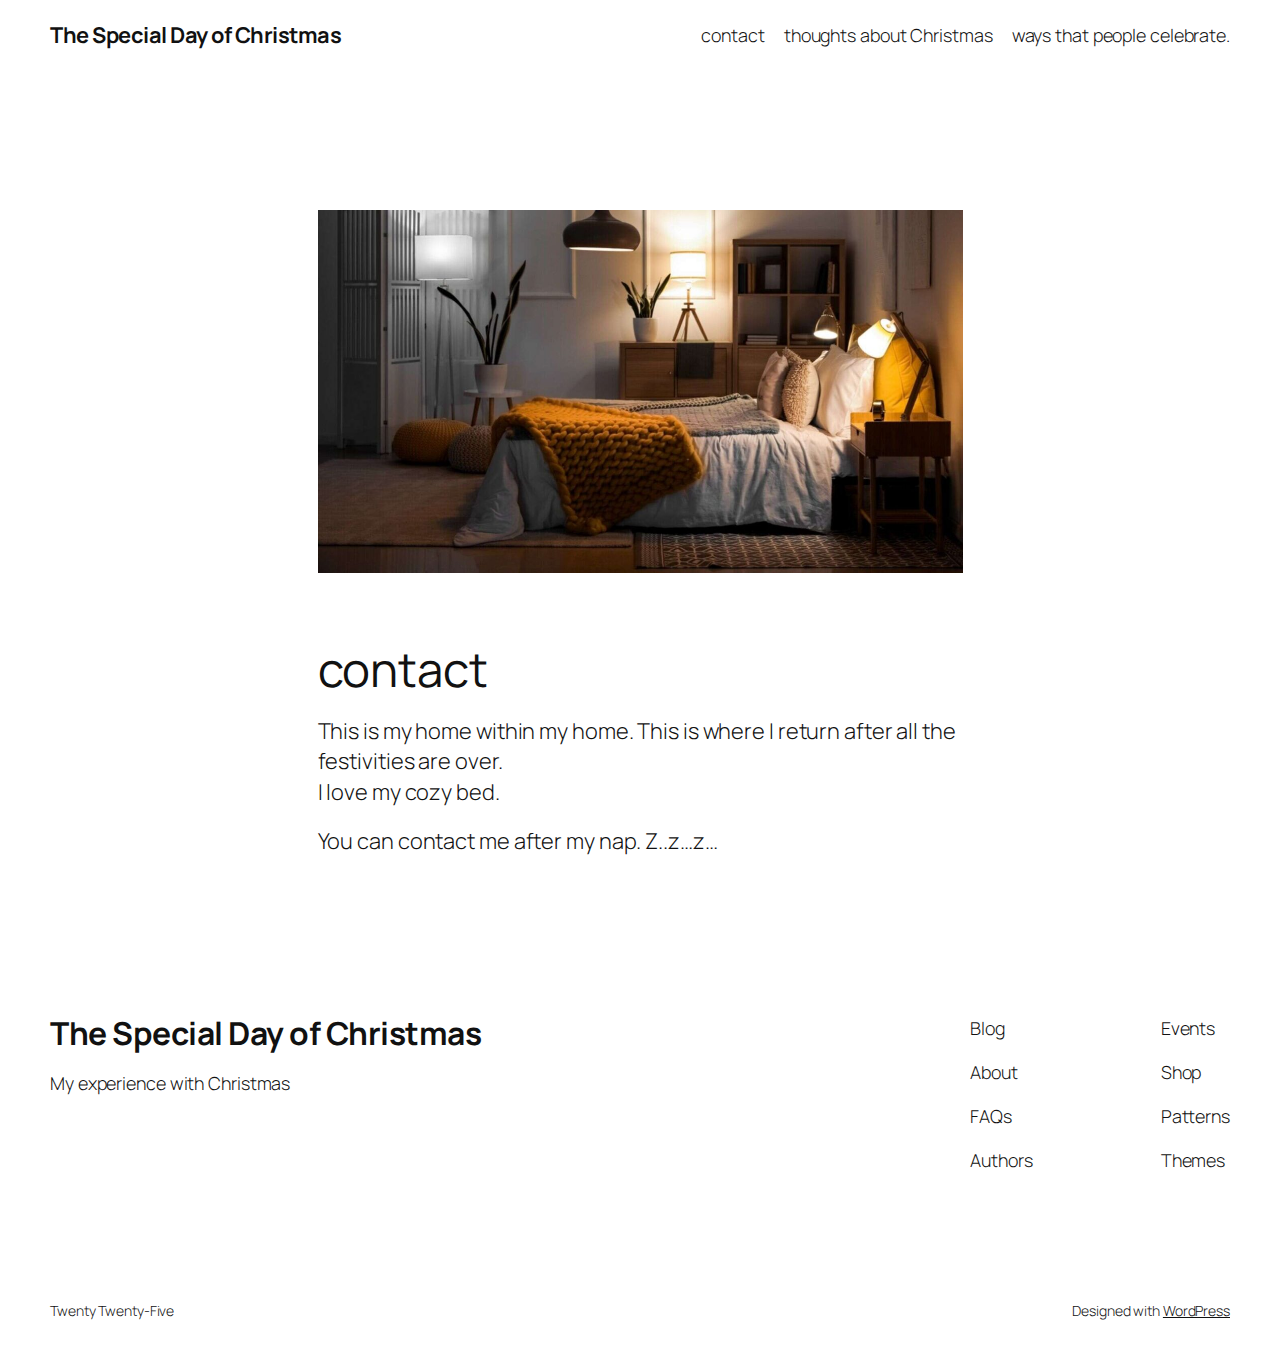
<file: contact/index.html>
<!DOCTYPE html>
<html lang="en-CA">
<head>
	<meta charset="UTF-8" />
	<meta name="viewport" content="width=device-width, initial-scale=1" />
<meta name='robots' content='max-image-preview:large' />
<title>contact &#8211; The Special Day of Christmas</title>
<link rel="alternate" type="application/rss+xml" title="The Special Day of Christmas &raquo; Feed" href="/feed/" />
<link rel="alternate" type="application/rss+xml" title="The Special Day of Christmas &raquo; Comments Feed" href="/comments/feed/" />
<link rel="alternate" title="oEmbed (JSON)" type="application/json+oembed" href="/wp-json/oembed/1.0/embed?url=http%3A%2F%2Flocalhost%3A8000%2Fcontact%2F" />
<link rel="alternate" title="oEmbed (XML)" type="text/xml+oembed" href="/wp-json/oembed/1.0/embed?url=http%3A%2F%2Flocalhost%3A8000%2Fcontact%2F&#038;format=xml" />
<style id='wp-img-auto-sizes-contain-inline-css'>
img:is([sizes=auto i],[sizes^="auto," i]){contain-intrinsic-size:3000px 1500px}
/*# sourceURL=wp-img-auto-sizes-contain-inline-css */
</style>
<style id='wp-block-site-title-inline-css'>
.wp-block-site-title{box-sizing:border-box}.wp-block-site-title :where(a){color:inherit;font-family:inherit;font-size:inherit;font-style:inherit;font-weight:inherit;letter-spacing:inherit;line-height:inherit;text-decoration:inherit}
/*# sourceURL=/wp-includes/blocks/site-title/style.min.css */
</style>
<style id='wp-block-page-list-inline-css'>
.wp-block-navigation .wp-block-page-list{align-items:var(--navigation-layout-align,initial);background-color:inherit;display:flex;flex-direction:var(--navigation-layout-direction,initial);flex-wrap:var(--navigation-layout-wrap,wrap);justify-content:var(--navigation-layout-justify,initial)}.wp-block-navigation .wp-block-navigation-item{background-color:inherit}.wp-block-page-list{box-sizing:border-box}
/*# sourceURL=/wp-includes/blocks/page-list/style.min.css */
</style>
<style id='wp-block-navigation-inline-css'>
.wp-block-navigation{position:relative}.wp-block-navigation ul{margin-bottom:0;margin-left:0;margin-top:0;padding-left:0}.wp-block-navigation ul,.wp-block-navigation ul li{list-style:none;padding:0}.wp-block-navigation .wp-block-navigation-item{align-items:center;background-color:inherit;display:flex;position:relative}.wp-block-navigation .wp-block-navigation-item .wp-block-navigation__submenu-container:empty{display:none}.wp-block-navigation .wp-block-navigation-item__content{display:block;z-index:1}.wp-block-navigation .wp-block-navigation-item__content.wp-block-navigation-item__content{color:inherit}.wp-block-navigation.has-text-decoration-underline .wp-block-navigation-item__content,.wp-block-navigation.has-text-decoration-underline .wp-block-navigation-item__content:active,.wp-block-navigation.has-text-decoration-underline .wp-block-navigation-item__content:focus{text-decoration:underline}.wp-block-navigation.has-text-decoration-line-through .wp-block-navigation-item__content,.wp-block-navigation.has-text-decoration-line-through .wp-block-navigation-item__content:active,.wp-block-navigation.has-text-decoration-line-through .wp-block-navigation-item__content:focus{text-decoration:line-through}.wp-block-navigation :where(a),.wp-block-navigation :where(a:active),.wp-block-navigation :where(a:focus){text-decoration:none}.wp-block-navigation .wp-block-navigation__submenu-icon{align-self:center;background-color:inherit;border:none;color:currentColor;display:inline-block;font-size:inherit;height:.6em;line-height:0;margin-left:.25em;padding:0;width:.6em}.wp-block-navigation .wp-block-navigation__submenu-icon svg{display:inline-block;stroke:currentColor;height:inherit;margin-top:.075em;width:inherit}.wp-block-navigation{--navigation-layout-justification-setting:flex-start;--navigation-layout-direction:row;--navigation-layout-wrap:wrap;--navigation-layout-justify:flex-start;--navigation-layout-align:center}.wp-block-navigation.is-vertical{--navigation-layout-direction:column;--navigation-layout-justify:initial;--navigation-layout-align:flex-start}.wp-block-navigation.no-wrap{--navigation-layout-wrap:nowrap}.wp-block-navigation.items-justified-center{--navigation-layout-justification-setting:center;--navigation-layout-justify:center}.wp-block-navigation.items-justified-center.is-vertical{--navigation-layout-align:center}.wp-block-navigation.items-justified-right{--navigation-layout-justification-setting:flex-end;--navigation-layout-justify:flex-end}.wp-block-navigation.items-justified-right.is-vertical{--navigation-layout-align:flex-end}.wp-block-navigation.items-justified-space-between{--navigation-layout-justification-setting:space-between;--navigation-layout-justify:space-between}.wp-block-navigation .has-child .wp-block-navigation__submenu-container{align-items:normal;background-color:inherit;color:inherit;display:flex;flex-direction:column;opacity:0;position:absolute;z-index:2}@media not (prefers-reduced-motion){.wp-block-navigation .has-child .wp-block-navigation__submenu-container{transition:opacity .1s linear}}.wp-block-navigation .has-child .wp-block-navigation__submenu-container{height:0;overflow:hidden;visibility:hidden;width:0}.wp-block-navigation .has-child .wp-block-navigation__submenu-container>.wp-block-navigation-item>.wp-block-navigation-item__content{display:flex;flex-grow:1;padding:.5em 1em}.wp-block-navigation .has-child .wp-block-navigation__submenu-container>.wp-block-navigation-item>.wp-block-navigation-item__content .wp-block-navigation__submenu-icon{margin-left:auto;margin-right:0}.wp-block-navigation .has-child .wp-block-navigation__submenu-container .wp-block-navigation-item__content{margin:0}.wp-block-navigation .has-child .wp-block-navigation__submenu-container{left:-1px;top:100%}@media (min-width:782px){.wp-block-navigation .has-child .wp-block-navigation__submenu-container .wp-block-navigation__submenu-container{left:100%;top:-1px}.wp-block-navigation .has-child .wp-block-navigation__submenu-container .wp-block-navigation__submenu-container:before{background:#0000;content:"";display:block;height:100%;position:absolute;right:100%;width:.5em}.wp-block-navigation .has-child .wp-block-navigation__submenu-container .wp-block-navigation__submenu-icon{margin-right:.25em}.wp-block-navigation .has-child .wp-block-navigation__submenu-container .wp-block-navigation__submenu-icon svg{transform:rotate(-90deg)}}.wp-block-navigation .has-child .wp-block-navigation-submenu__toggle[aria-expanded=true]~.wp-block-navigation__submenu-container,.wp-block-navigation .has-child:not(.open-on-click):hover>.wp-block-navigation__submenu-container,.wp-block-navigation .has-child:not(.open-on-click):not(.open-on-hover-click):focus-within>.wp-block-navigation__submenu-container{height:auto;min-width:200px;opacity:1;overflow:visible;visibility:visible;width:auto}.wp-block-navigation.has-background .has-child .wp-block-navigation__submenu-container{left:0;top:100%}@media (min-width:782px){.wp-block-navigation.has-background .has-child .wp-block-navigation__submenu-container .wp-block-navigation__submenu-container{left:100%;top:0}}.wp-block-navigation-submenu{display:flex;position:relative}.wp-block-navigation-submenu .wp-block-navigation__submenu-icon svg{stroke:currentColor}button.wp-block-navigation-item__content{background-color:initial;border:none;color:currentColor;font-family:inherit;font-size:inherit;font-style:inherit;font-weight:inherit;letter-spacing:inherit;line-height:inherit;text-align:left;text-transform:inherit}.wp-block-navigation-submenu__toggle{cursor:pointer}.wp-block-navigation-submenu__toggle[aria-expanded=true]+.wp-block-navigation__submenu-icon>svg,.wp-block-navigation-submenu__toggle[aria-expanded=true]>svg{transform:rotate(180deg)}.wp-block-navigation-item.open-on-click .wp-block-navigation-submenu__toggle{padding-left:0;padding-right:.85em}.wp-block-navigation-item.open-on-click .wp-block-navigation-submenu__toggle+.wp-block-navigation__submenu-icon{margin-left:-.6em;pointer-events:none}.wp-block-navigation-item.open-on-click button.wp-block-navigation-item__content:not(.wp-block-navigation-submenu__toggle){padding:0}.wp-block-navigation .wp-block-page-list,.wp-block-navigation__container,.wp-block-navigation__responsive-close,.wp-block-navigation__responsive-container,.wp-block-navigation__responsive-container-content,.wp-block-navigation__responsive-dialog{gap:inherit}:where(.wp-block-navigation.has-background .wp-block-navigation-item a:not(.wp-element-button)),:where(.wp-block-navigation.has-background .wp-block-navigation-submenu a:not(.wp-element-button)){padding:.5em 1em}:where(.wp-block-navigation .wp-block-navigation__submenu-container .wp-block-navigation-item a:not(.wp-element-button)),:where(.wp-block-navigation .wp-block-navigation__submenu-container .wp-block-navigation-submenu a:not(.wp-element-button)),:where(.wp-block-navigation .wp-block-navigation__submenu-container .wp-block-navigation-submenu button.wp-block-navigation-item__content),:where(.wp-block-navigation .wp-block-navigation__submenu-container .wp-block-pages-list__item button.wp-block-navigation-item__content){padding:.5em 1em}.wp-block-navigation.items-justified-right .wp-block-navigation__container .has-child .wp-block-navigation__submenu-container,.wp-block-navigation.items-justified-right .wp-block-page-list>.has-child .wp-block-navigation__submenu-container,.wp-block-navigation.items-justified-space-between .wp-block-page-list>.has-child:last-child .wp-block-navigation__submenu-container,.wp-block-navigation.items-justified-space-between>.wp-block-navigation__container>.has-child:last-child .wp-block-navigation__submenu-container{left:auto;right:0}.wp-block-navigation.items-justified-right .wp-block-navigation__container .has-child .wp-block-navigation__submenu-container .wp-block-navigation__submenu-container,.wp-block-navigation.items-justified-right .wp-block-page-list>.has-child .wp-block-navigation__submenu-container .wp-block-navigation__submenu-container,.wp-block-navigation.items-justified-space-between .wp-block-page-list>.has-child:last-child .wp-block-navigation__submenu-container .wp-block-navigation__submenu-container,.wp-block-navigation.items-justified-space-between>.wp-block-navigation__container>.has-child:last-child .wp-block-navigation__submenu-container .wp-block-navigation__submenu-container{left:-1px;right:-1px}@media (min-width:782px){.wp-block-navigation.items-justified-right .wp-block-navigation__container .has-child .wp-block-navigation__submenu-container .wp-block-navigation__submenu-container,.wp-block-navigation.items-justified-right .wp-block-page-list>.has-child .wp-block-navigation__submenu-container .wp-block-navigation__submenu-container,.wp-block-navigation.items-justified-space-between .wp-block-page-list>.has-child:last-child .wp-block-navigation__submenu-container .wp-block-navigation__submenu-container,.wp-block-navigation.items-justified-space-between>.wp-block-navigation__container>.has-child:last-child .wp-block-navigation__submenu-container .wp-block-navigation__submenu-container{left:auto;right:100%}}.wp-block-navigation:not(.has-background) .wp-block-navigation__submenu-container{background-color:#fff;border:1px solid #00000026}.wp-block-navigation.has-background .wp-block-navigation__submenu-container{background-color:inherit}.wp-block-navigation:not(.has-text-color) .wp-block-navigation__submenu-container{color:#000}.wp-block-navigation__container{align-items:var(--navigation-layout-align,initial);display:flex;flex-direction:var(--navigation-layout-direction,initial);flex-wrap:var(--navigation-layout-wrap,wrap);justify-content:var(--navigation-layout-justify,initial);list-style:none;margin:0;padding-left:0}.wp-block-navigation__container .is-responsive{display:none}.wp-block-navigation__container:only-child,.wp-block-page-list:only-child{flex-grow:1}@keyframes overlay-menu__fade-in-animation{0%{opacity:0;transform:translateY(.5em)}to{opacity:1;transform:translateY(0)}}.wp-block-navigation__responsive-container{bottom:0;display:none;left:0;position:fixed;right:0;top:0}.wp-block-navigation__responsive-container :where(.wp-block-navigation-item a){color:inherit}.wp-block-navigation__responsive-container .wp-block-navigation__responsive-container-content{align-items:var(--navigation-layout-align,initial);display:flex;flex-direction:var(--navigation-layout-direction,initial);flex-wrap:var(--navigation-layout-wrap,wrap);justify-content:var(--navigation-layout-justify,initial)}.wp-block-navigation__responsive-container:not(.is-menu-open.is-menu-open){background-color:inherit!important;color:inherit!important}.wp-block-navigation__responsive-container.is-menu-open{background-color:inherit;display:flex;flex-direction:column}@media not (prefers-reduced-motion){.wp-block-navigation__responsive-container.is-menu-open{animation:overlay-menu__fade-in-animation .1s ease-out;animation-fill-mode:forwards}}.wp-block-navigation__responsive-container.is-menu-open{overflow:auto;padding:clamp(1rem,var(--wp--style--root--padding-top),20rem) clamp(1rem,var(--wp--style--root--padding-right),20rem) clamp(1rem,var(--wp--style--root--padding-bottom),20rem) clamp(1rem,var(--wp--style--root--padding-left),20rem);z-index:100000}.wp-block-navigation__responsive-container.is-menu-open .wp-block-navigation__responsive-container-content{align-items:var(--navigation-layout-justification-setting,inherit);display:flex;flex-direction:column;flex-wrap:nowrap;overflow:visible;padding-top:calc(2rem + 24px)}.wp-block-navigation__responsive-container.is-menu-open .wp-block-navigation__responsive-container-content,.wp-block-navigation__responsive-container.is-menu-open .wp-block-navigation__responsive-container-content .wp-block-navigation__container,.wp-block-navigation__responsive-container.is-menu-open .wp-block-navigation__responsive-container-content .wp-block-page-list{justify-content:flex-start}.wp-block-navigation__responsive-container.is-menu-open .wp-block-navigation__responsive-container-content .wp-block-navigation__submenu-icon{display:none}.wp-block-navigation__responsive-container.is-menu-open .wp-block-navigation__responsive-container-content .has-child .wp-block-navigation__submenu-container{border:none;height:auto;min-width:200px;opacity:1;overflow:initial;padding-left:2rem;padding-right:2rem;position:static;visibility:visible;width:auto}.wp-block-navigation__responsive-container.is-menu-open .wp-block-navigation__responsive-container-content .wp-block-navigation__container,.wp-block-navigation__responsive-container.is-menu-open .wp-block-navigation__responsive-container-content .wp-block-navigation__submenu-container{gap:inherit}.wp-block-navigation__responsive-container.is-menu-open .wp-block-navigation__responsive-container-content .wp-block-navigation__submenu-container{padding-top:var(--wp--style--block-gap,2em)}.wp-block-navigation__responsive-container.is-menu-open .wp-block-navigation__responsive-container-content .wp-block-navigation-item__content{padding:0}.wp-block-navigation__responsive-container.is-menu-open .wp-block-navigation__responsive-container-content .wp-block-navigation-item,.wp-block-navigation__responsive-container.is-menu-open .wp-block-navigation__responsive-container-content .wp-block-navigation__container,.wp-block-navigation__responsive-container.is-menu-open .wp-block-navigation__responsive-container-content .wp-block-page-list{align-items:var(--navigation-layout-justification-setting,initial);display:flex;flex-direction:column}.wp-block-navigation__responsive-container.is-menu-open .wp-block-navigation-item,.wp-block-navigation__responsive-container.is-menu-open .wp-block-navigation-item .wp-block-navigation__submenu-container,.wp-block-navigation__responsive-container.is-menu-open .wp-block-navigation__container,.wp-block-navigation__responsive-container.is-menu-open .wp-block-page-list{background:#0000!important;color:inherit!important}.wp-block-navigation__responsive-container.is-menu-open .wp-block-navigation__submenu-container.wp-block-navigation__submenu-container.wp-block-navigation__submenu-container.wp-block-navigation__submenu-container{left:auto;right:auto}@media (min-width:600px){.wp-block-navigation__responsive-container:not(.hidden-by-default):not(.is-menu-open){background-color:inherit;display:block;position:relative;width:100%;z-index:auto}.wp-block-navigation__responsive-container:not(.hidden-by-default):not(.is-menu-open) .wp-block-navigation__responsive-container-close{display:none}.wp-block-navigation__responsive-container.is-menu-open .wp-block-navigation__submenu-container.wp-block-navigation__submenu-container.wp-block-navigation__submenu-container.wp-block-navigation__submenu-container{left:0}}.wp-block-navigation:not(.has-background) .wp-block-navigation__responsive-container.is-menu-open{background-color:#fff}.wp-block-navigation:not(.has-text-color) .wp-block-navigation__responsive-container.is-menu-open{color:#000}.wp-block-navigation__toggle_button_label{font-size:1rem;font-weight:700}.wp-block-navigation__responsive-container-close,.wp-block-navigation__responsive-container-open{background:#0000;border:none;color:currentColor;cursor:pointer;margin:0;padding:0;text-transform:inherit;vertical-align:middle}.wp-block-navigation__responsive-container-close svg,.wp-block-navigation__responsive-container-open svg{fill:currentColor;display:block;height:24px;pointer-events:none;width:24px}.wp-block-navigation__responsive-container-open{display:flex}.wp-block-navigation__responsive-container-open.wp-block-navigation__responsive-container-open.wp-block-navigation__responsive-container-open{font-family:inherit;font-size:inherit;font-weight:inherit}@media (min-width:600px){.wp-block-navigation__responsive-container-open:not(.always-shown){display:none}}.wp-block-navigation__responsive-container-close{position:absolute;right:0;top:0;z-index:2}.wp-block-navigation__responsive-container-close.wp-block-navigation__responsive-container-close.wp-block-navigation__responsive-container-close{font-family:inherit;font-size:inherit;font-weight:inherit}.wp-block-navigation__responsive-close{width:100%}.has-modal-open .wp-block-navigation__responsive-close{margin-left:auto;margin-right:auto;max-width:var(--wp--style--global--wide-size,100%)}.wp-block-navigation__responsive-close:focus{outline:none}.is-menu-open .wp-block-navigation__responsive-close,.is-menu-open .wp-block-navigation__responsive-container-content,.is-menu-open .wp-block-navigation__responsive-dialog{box-sizing:border-box}.wp-block-navigation__responsive-dialog{position:relative}.has-modal-open .admin-bar .is-menu-open .wp-block-navigation__responsive-dialog{margin-top:46px}@media (min-width:782px){.has-modal-open .admin-bar .is-menu-open .wp-block-navigation__responsive-dialog{margin-top:32px}}html.has-modal-open{overflow:hidden}
/*# sourceURL=/wp-includes/blocks/navigation/style.min.css */
</style>
<style id='wp-block-group-inline-css'>
.wp-block-group{box-sizing:border-box}:where(.wp-block-group.wp-block-group-is-layout-constrained){position:relative}
/*# sourceURL=/wp-includes/blocks/group/style.min.css */
</style>
<style id='wp-block-post-featured-image-inline-css'>
.wp-block-post-featured-image{margin-left:0;margin-right:0}.wp-block-post-featured-image a{display:block;height:100%}.wp-block-post-featured-image :where(img){box-sizing:border-box;height:auto;max-width:100%;vertical-align:bottom;width:100%}.wp-block-post-featured-image.alignfull img,.wp-block-post-featured-image.alignwide img{width:100%}.wp-block-post-featured-image .wp-block-post-featured-image__overlay.has-background-dim{background-color:#000;inset:0;position:absolute}.wp-block-post-featured-image{position:relative}.wp-block-post-featured-image .wp-block-post-featured-image__overlay.has-background-gradient{background-color:initial}.wp-block-post-featured-image .wp-block-post-featured-image__overlay.has-background-dim-0{opacity:0}.wp-block-post-featured-image .wp-block-post-featured-image__overlay.has-background-dim-10{opacity:.1}.wp-block-post-featured-image .wp-block-post-featured-image__overlay.has-background-dim-20{opacity:.2}.wp-block-post-featured-image .wp-block-post-featured-image__overlay.has-background-dim-30{opacity:.3}.wp-block-post-featured-image .wp-block-post-featured-image__overlay.has-background-dim-40{opacity:.4}.wp-block-post-featured-image .wp-block-post-featured-image__overlay.has-background-dim-50{opacity:.5}.wp-block-post-featured-image .wp-block-post-featured-image__overlay.has-background-dim-60{opacity:.6}.wp-block-post-featured-image .wp-block-post-featured-image__overlay.has-background-dim-70{opacity:.7}.wp-block-post-featured-image .wp-block-post-featured-image__overlay.has-background-dim-80{opacity:.8}.wp-block-post-featured-image .wp-block-post-featured-image__overlay.has-background-dim-90{opacity:.9}.wp-block-post-featured-image .wp-block-post-featured-image__overlay.has-background-dim-100{opacity:1}.wp-block-post-featured-image:where(.alignleft,.alignright){width:100%}
/*# sourceURL=/wp-includes/blocks/post-featured-image/style.min.css */
</style>
<style id='wp-block-post-title-inline-css'>
.wp-block-post-title{box-sizing:border-box;word-break:break-word}.wp-block-post-title :where(a){display:inline-block;font-family:inherit;font-size:inherit;font-style:inherit;font-weight:inherit;letter-spacing:inherit;line-height:inherit;text-decoration:inherit}
/*# sourceURL=/wp-includes/blocks/post-title/style.min.css */
</style>
<style id='wp-block-paragraph-inline-css'>
.is-small-text{font-size:.875em}.is-regular-text{font-size:1em}.is-large-text{font-size:2.25em}.is-larger-text{font-size:3em}.has-drop-cap:not(:focus):first-letter{float:left;font-size:8.4em;font-style:normal;font-weight:100;line-height:.68;margin:.05em .1em 0 0;text-transform:uppercase}body.rtl .has-drop-cap:not(:focus):first-letter{float:none;margin-left:.1em}p.has-drop-cap.has-background{overflow:hidden}:root :where(p.has-background){padding:1.25em 2.375em}:where(p.has-text-color:not(.has-link-color)) a{color:inherit}p.has-text-align-left[style*="writing-mode:vertical-lr"],p.has-text-align-right[style*="writing-mode:vertical-rl"]{rotate:180deg}
/*# sourceURL=/wp-includes/blocks/paragraph/style.min.css */
</style>
<style id='wp-block-post-content-inline-css'>
.wp-block-post-content{display:flow-root}
/*# sourceURL=/wp-includes/blocks/post-content/style.min.css */
</style>
<style id='wp-block-site-tagline-inline-css'>
.wp-block-site-tagline{box-sizing:border-box}
/*# sourceURL=/wp-includes/blocks/site-tagline/style.min.css */
</style>
<style id='wp-block-spacer-inline-css'>
.wp-block-spacer{clear:both}
/*# sourceURL=/wp-includes/blocks/spacer/style.min.css */
</style>
<style id='wp-block-columns-inline-css'>
.wp-block-columns{box-sizing:border-box;display:flex;flex-wrap:wrap!important}@media (min-width:782px){.wp-block-columns{flex-wrap:nowrap!important}}.wp-block-columns{align-items:normal!important}.wp-block-columns.are-vertically-aligned-top{align-items:flex-start}.wp-block-columns.are-vertically-aligned-center{align-items:center}.wp-block-columns.are-vertically-aligned-bottom{align-items:flex-end}@media (max-width:781px){.wp-block-columns:not(.is-not-stacked-on-mobile)>.wp-block-column{flex-basis:100%!important}}@media (min-width:782px){.wp-block-columns:not(.is-not-stacked-on-mobile)>.wp-block-column{flex-basis:0;flex-grow:1}.wp-block-columns:not(.is-not-stacked-on-mobile)>.wp-block-column[style*=flex-basis]{flex-grow:0}}.wp-block-columns.is-not-stacked-on-mobile{flex-wrap:nowrap!important}.wp-block-columns.is-not-stacked-on-mobile>.wp-block-column{flex-basis:0;flex-grow:1}.wp-block-columns.is-not-stacked-on-mobile>.wp-block-column[style*=flex-basis]{flex-grow:0}:where(.wp-block-columns){margin-bottom:1.75em}:where(.wp-block-columns.has-background){padding:1.25em 2.375em}.wp-block-column{flex-grow:1;min-width:0;overflow-wrap:break-word;word-break:break-word}.wp-block-column.is-vertically-aligned-top{align-self:flex-start}.wp-block-column.is-vertically-aligned-center{align-self:center}.wp-block-column.is-vertically-aligned-bottom{align-self:flex-end}.wp-block-column.is-vertically-aligned-stretch{align-self:stretch}.wp-block-column.is-vertically-aligned-bottom,.wp-block-column.is-vertically-aligned-center,.wp-block-column.is-vertically-aligned-top{width:100%}
/*# sourceURL=/wp-includes/blocks/columns/style.min.css */
</style>
<style id='wp-block-navigation-link-inline-css'>
.wp-block-navigation .wp-block-navigation-item__label{overflow-wrap:break-word}.wp-block-navigation .wp-block-navigation-item__description{display:none}.link-ui-tools{outline:1px solid #f0f0f0;padding:8px}.link-ui-block-inserter{padding-top:8px}.link-ui-block-inserter__back{margin-left:8px;text-transform:uppercase}
/*# sourceURL=/wp-includes/blocks/navigation-link/style.min.css */
</style>
<style id='wp-emoji-styles-inline-css'>

	img.wp-smiley, img.emoji {
		display: inline !important;
		border: none !important;
		box-shadow: none !important;
		height: 1em !important;
		width: 1em !important;
		margin: 0 0.07em !important;
		vertical-align: -0.1em !important;
		background: none !important;
		padding: 0 !important;
	}
/*# sourceURL=wp-emoji-styles-inline-css */
</style>
<style id='wp-block-library-inline-css'>
:root{--wp-block-synced-color:#7a00df;--wp-block-synced-color--rgb:122,0,223;--wp-bound-block-color:var(--wp-block-synced-color);--wp-editor-canvas-background:#ddd;--wp-admin-theme-color:#007cba;--wp-admin-theme-color--rgb:0,124,186;--wp-admin-theme-color-darker-10:#006ba1;--wp-admin-theme-color-darker-10--rgb:0,107,160.5;--wp-admin-theme-color-darker-20:#005a87;--wp-admin-theme-color-darker-20--rgb:0,90,135;--wp-admin-border-width-focus:2px}@media (min-resolution:192dpi){:root{--wp-admin-border-width-focus:1.5px}}.wp-element-button{cursor:pointer}:root .has-very-light-gray-background-color{background-color:#eee}:root .has-very-dark-gray-background-color{background-color:#313131}:root .has-very-light-gray-color{color:#eee}:root .has-very-dark-gray-color{color:#313131}:root .has-vivid-green-cyan-to-vivid-cyan-blue-gradient-background{background:linear-gradient(135deg,#00d084,#0693e3)}:root .has-purple-crush-gradient-background{background:linear-gradient(135deg,#34e2e4,#4721fb 50%,#ab1dfe)}:root .has-hazy-dawn-gradient-background{background:linear-gradient(135deg,#faaca8,#dad0ec)}:root .has-subdued-olive-gradient-background{background:linear-gradient(135deg,#fafae1,#67a671)}:root .has-atomic-cream-gradient-background{background:linear-gradient(135deg,#fdd79a,#004a59)}:root .has-nightshade-gradient-background{background:linear-gradient(135deg,#330968,#31cdcf)}:root .has-midnight-gradient-background{background:linear-gradient(135deg,#020381,#2874fc)}:root{--wp--preset--font-size--normal:16px;--wp--preset--font-size--huge:42px}.has-regular-font-size{font-size:1em}.has-larger-font-size{font-size:2.625em}.has-normal-font-size{font-size:var(--wp--preset--font-size--normal)}.has-huge-font-size{font-size:var(--wp--preset--font-size--huge)}.has-text-align-center{text-align:center}.has-text-align-left{text-align:left}.has-text-align-right{text-align:right}.has-fit-text{white-space:nowrap!important}#end-resizable-editor-section{display:none}.aligncenter{clear:both}.items-justified-left{justify-content:flex-start}.items-justified-center{justify-content:center}.items-justified-right{justify-content:flex-end}.items-justified-space-between{justify-content:space-between}.screen-reader-text{border:0;clip-path:inset(50%);height:1px;margin:-1px;overflow:hidden;padding:0;position:absolute;width:1px;word-wrap:normal!important}.screen-reader-text:focus{background-color:#ddd;clip-path:none;color:#444;display:block;font-size:1em;height:auto;left:5px;line-height:normal;padding:15px 23px 14px;text-decoration:none;top:5px;width:auto;z-index:100000}html :where(.has-border-color){border-style:solid}html :where([style*=border-top-color]){border-top-style:solid}html :where([style*=border-right-color]){border-right-style:solid}html :where([style*=border-bottom-color]){border-bottom-style:solid}html :where([style*=border-left-color]){border-left-style:solid}html :where([style*=border-width]){border-style:solid}html :where([style*=border-top-width]){border-top-style:solid}html :where([style*=border-right-width]){border-right-style:solid}html :where([style*=border-bottom-width]){border-bottom-style:solid}html :where([style*=border-left-width]){border-left-style:solid}html :where(img[class*=wp-image-]){height:auto;max-width:100%}:where(figure){margin:0 0 1em}html :where(.is-position-sticky){--wp-admin--admin-bar--position-offset:var(--wp-admin--admin-bar--height,0px)}@media screen and (max-width:600px){html :where(.is-position-sticky){--wp-admin--admin-bar--position-offset:0px}}
/*# sourceURL=/wp-includes/css/dist/block-library/common.min.css */
</style>
<style id='global-styles-inline-css'>
:root{--wp--preset--aspect-ratio--square: 1;--wp--preset--aspect-ratio--4-3: 4/3;--wp--preset--aspect-ratio--3-4: 3/4;--wp--preset--aspect-ratio--3-2: 3/2;--wp--preset--aspect-ratio--2-3: 2/3;--wp--preset--aspect-ratio--16-9: 16/9;--wp--preset--aspect-ratio--9-16: 9/16;--wp--preset--color--black: #000000;--wp--preset--color--cyan-bluish-gray: #abb8c3;--wp--preset--color--white: #ffffff;--wp--preset--color--pale-pink: #f78da7;--wp--preset--color--vivid-red: #cf2e2e;--wp--preset--color--luminous-vivid-orange: #ff6900;--wp--preset--color--luminous-vivid-amber: #fcb900;--wp--preset--color--light-green-cyan: #7bdcb5;--wp--preset--color--vivid-green-cyan: #00d084;--wp--preset--color--pale-cyan-blue: #8ed1fc;--wp--preset--color--vivid-cyan-blue: #0693e3;--wp--preset--color--vivid-purple: #9b51e0;--wp--preset--color--base: #FFFFFF;--wp--preset--color--contrast: #111111;--wp--preset--color--accent-1: #FFEE58;--wp--preset--color--accent-2: #F6CFF4;--wp--preset--color--accent-3: #503AA8;--wp--preset--color--accent-4: #686868;--wp--preset--color--accent-5: #FBFAF3;--wp--preset--color--accent-6: color-mix(in srgb, currentColor 20%, transparent);--wp--preset--gradient--vivid-cyan-blue-to-vivid-purple: linear-gradient(135deg,rgb(6,147,227) 0%,rgb(155,81,224) 100%);--wp--preset--gradient--light-green-cyan-to-vivid-green-cyan: linear-gradient(135deg,rgb(122,220,180) 0%,rgb(0,208,130) 100%);--wp--preset--gradient--luminous-vivid-amber-to-luminous-vivid-orange: linear-gradient(135deg,rgb(252,185,0) 0%,rgb(255,105,0) 100%);--wp--preset--gradient--luminous-vivid-orange-to-vivid-red: linear-gradient(135deg,rgb(255,105,0) 0%,rgb(207,46,46) 100%);--wp--preset--gradient--very-light-gray-to-cyan-bluish-gray: linear-gradient(135deg,rgb(238,238,238) 0%,rgb(169,184,195) 100%);--wp--preset--gradient--cool-to-warm-spectrum: linear-gradient(135deg,rgb(74,234,220) 0%,rgb(151,120,209) 20%,rgb(207,42,186) 40%,rgb(238,44,130) 60%,rgb(251,105,98) 80%,rgb(254,248,76) 100%);--wp--preset--gradient--blush-light-purple: linear-gradient(135deg,rgb(255,206,236) 0%,rgb(152,150,240) 100%);--wp--preset--gradient--blush-bordeaux: linear-gradient(135deg,rgb(254,205,165) 0%,rgb(254,45,45) 50%,rgb(107,0,62) 100%);--wp--preset--gradient--luminous-dusk: linear-gradient(135deg,rgb(255,203,112) 0%,rgb(199,81,192) 50%,rgb(65,88,208) 100%);--wp--preset--gradient--pale-ocean: linear-gradient(135deg,rgb(255,245,203) 0%,rgb(182,227,212) 50%,rgb(51,167,181) 100%);--wp--preset--gradient--electric-grass: linear-gradient(135deg,rgb(202,248,128) 0%,rgb(113,206,126) 100%);--wp--preset--gradient--midnight: linear-gradient(135deg,rgb(2,3,129) 0%,rgb(40,116,252) 100%);--wp--preset--font-size--small: 0.875rem;--wp--preset--font-size--medium: clamp(1rem, 1rem + ((1vw - 0.2rem) * 0.196), 1.125rem);--wp--preset--font-size--large: clamp(1.125rem, 1.125rem + ((1vw - 0.2rem) * 0.392), 1.375rem);--wp--preset--font-size--x-large: clamp(1.75rem, 1.75rem + ((1vw - 0.2rem) * 0.392), 2rem);--wp--preset--font-size--xx-large: clamp(2.15rem, 2.15rem + ((1vw - 0.2rem) * 1.333), 3rem);--wp--preset--font-family--manrope: Manrope, sans-serif;--wp--preset--font-family--fira-code: "Fira Code", monospace;--wp--preset--spacing--20: 10px;--wp--preset--spacing--30: 20px;--wp--preset--spacing--40: 30px;--wp--preset--spacing--50: clamp(30px, 5vw, 50px);--wp--preset--spacing--60: clamp(30px, 7vw, 70px);--wp--preset--spacing--70: clamp(50px, 7vw, 90px);--wp--preset--spacing--80: clamp(70px, 10vw, 140px);--wp--preset--shadow--natural: 6px 6px 9px rgba(0, 0, 0, 0.2);--wp--preset--shadow--deep: 12px 12px 50px rgba(0, 0, 0, 0.4);--wp--preset--shadow--sharp: 6px 6px 0px rgba(0, 0, 0, 0.2);--wp--preset--shadow--outlined: 6px 6px 0px -3px rgb(255, 255, 255), 6px 6px rgb(0, 0, 0);--wp--preset--shadow--crisp: 6px 6px 0px rgb(0, 0, 0);}:root { --wp--style--global--content-size: 645px;--wp--style--global--wide-size: 1340px; }:where(body) { margin: 0; }.wp-site-blocks { padding-top: var(--wp--style--root--padding-top); padding-bottom: var(--wp--style--root--padding-bottom); }.has-global-padding { padding-right: var(--wp--style--root--padding-right); padding-left: var(--wp--style--root--padding-left); }.has-global-padding > .alignfull { margin-right: calc(var(--wp--style--root--padding-right) * -1); margin-left: calc(var(--wp--style--root--padding-left) * -1); }.has-global-padding :where(:not(.alignfull.is-layout-flow) > .has-global-padding:not(.wp-block-block, .alignfull)) { padding-right: 0; padding-left: 0; }.has-global-padding :where(:not(.alignfull.is-layout-flow) > .has-global-padding:not(.wp-block-block, .alignfull)) > .alignfull { margin-left: 0; margin-right: 0; }.wp-site-blocks > .alignleft { float: left; margin-right: 2em; }.wp-site-blocks > .alignright { float: right; margin-left: 2em; }.wp-site-blocks > .aligncenter { justify-content: center; margin-left: auto; margin-right: auto; }:where(.wp-site-blocks) > * { margin-block-start: 1.2rem; margin-block-end: 0; }:where(.wp-site-blocks) > :first-child { margin-block-start: 0; }:where(.wp-site-blocks) > :last-child { margin-block-end: 0; }:root { --wp--style--block-gap: 1.2rem; }:root :where(.is-layout-flow) > :first-child{margin-block-start: 0;}:root :where(.is-layout-flow) > :last-child{margin-block-end: 0;}:root :where(.is-layout-flow) > *{margin-block-start: 1.2rem;margin-block-end: 0;}:root :where(.is-layout-constrained) > :first-child{margin-block-start: 0;}:root :where(.is-layout-constrained) > :last-child{margin-block-end: 0;}:root :where(.is-layout-constrained) > *{margin-block-start: 1.2rem;margin-block-end: 0;}:root :where(.is-layout-flex){gap: 1.2rem;}:root :where(.is-layout-grid){gap: 1.2rem;}.is-layout-flow > .alignleft{float: left;margin-inline-start: 0;margin-inline-end: 2em;}.is-layout-flow > .alignright{float: right;margin-inline-start: 2em;margin-inline-end: 0;}.is-layout-flow > .aligncenter{margin-left: auto !important;margin-right: auto !important;}.is-layout-constrained > .alignleft{float: left;margin-inline-start: 0;margin-inline-end: 2em;}.is-layout-constrained > .alignright{float: right;margin-inline-start: 2em;margin-inline-end: 0;}.is-layout-constrained > .aligncenter{margin-left: auto !important;margin-right: auto !important;}.is-layout-constrained > :where(:not(.alignleft):not(.alignright):not(.alignfull)){max-width: var(--wp--style--global--content-size);margin-left: auto !important;margin-right: auto !important;}.is-layout-constrained > .alignwide{max-width: var(--wp--style--global--wide-size);}body .is-layout-flex{display: flex;}.is-layout-flex{flex-wrap: wrap;align-items: center;}.is-layout-flex > :is(*, div){margin: 0;}body .is-layout-grid{display: grid;}.is-layout-grid > :is(*, div){margin: 0;}body{background-color: var(--wp--preset--color--base);color: var(--wp--preset--color--contrast);font-family: var(--wp--preset--font-family--manrope);font-size: var(--wp--preset--font-size--large);font-weight: 300;letter-spacing: -0.1px;line-height: 1.4;--wp--style--root--padding-top: 0px;--wp--style--root--padding-right: var(--wp--preset--spacing--50);--wp--style--root--padding-bottom: 0px;--wp--style--root--padding-left: var(--wp--preset--spacing--50);}a:where(:not(.wp-element-button)){color: currentColor;text-decoration: underline;}:root :where(a:where(:not(.wp-element-button)):hover){text-decoration: none;}h1, h2, h3, h4, h5, h6{font-weight: 400;letter-spacing: -0.1px;line-height: 1.125;}h1{font-size: var(--wp--preset--font-size--xx-large);}h2{font-size: var(--wp--preset--font-size--x-large);}h3{font-size: var(--wp--preset--font-size--large);}h4{font-size: var(--wp--preset--font-size--medium);}h5{font-size: var(--wp--preset--font-size--small);letter-spacing: 0.5px;}h6{font-size: var(--wp--preset--font-size--small);font-weight: 700;letter-spacing: 1.4px;text-transform: uppercase;}:root :where(.wp-element-button, .wp-block-button__link){background-color: var(--wp--preset--color--contrast);border-width: 0;color: var(--wp--preset--color--base);font-family: inherit;font-size: var(--wp--preset--font-size--medium);font-style: inherit;font-weight: inherit;letter-spacing: inherit;line-height: inherit;padding-top: 1rem;padding-right: 2.25rem;padding-bottom: 1rem;padding-left: 2.25rem;text-decoration: none;text-transform: inherit;}:root :where(.wp-element-button:hover, .wp-block-button__link:hover){background-color: color-mix(in srgb, var(--wp--preset--color--contrast) 85%, transparent);border-color: transparent;color: var(--wp--preset--color--base);}:root :where(.wp-element-button:focus, .wp-block-button__link:focus){outline-color: var(--wp--preset--color--accent-4);outline-offset: 2px;}:root :where(.wp-element-caption, .wp-block-audio figcaption, .wp-block-embed figcaption, .wp-block-gallery figcaption, .wp-block-image figcaption, .wp-block-table figcaption, .wp-block-video figcaption){font-size: var(--wp--preset--font-size--small);line-height: 1.4;}.has-black-color{color: var(--wp--preset--color--black) !important;}.has-cyan-bluish-gray-color{color: var(--wp--preset--color--cyan-bluish-gray) !important;}.has-white-color{color: var(--wp--preset--color--white) !important;}.has-pale-pink-color{color: var(--wp--preset--color--pale-pink) !important;}.has-vivid-red-color{color: var(--wp--preset--color--vivid-red) !important;}.has-luminous-vivid-orange-color{color: var(--wp--preset--color--luminous-vivid-orange) !important;}.has-luminous-vivid-amber-color{color: var(--wp--preset--color--luminous-vivid-amber) !important;}.has-light-green-cyan-color{color: var(--wp--preset--color--light-green-cyan) !important;}.has-vivid-green-cyan-color{color: var(--wp--preset--color--vivid-green-cyan) !important;}.has-pale-cyan-blue-color{color: var(--wp--preset--color--pale-cyan-blue) !important;}.has-vivid-cyan-blue-color{color: var(--wp--preset--color--vivid-cyan-blue) !important;}.has-vivid-purple-color{color: var(--wp--preset--color--vivid-purple) !important;}.has-base-color{color: var(--wp--preset--color--base) !important;}.has-contrast-color{color: var(--wp--preset--color--contrast) !important;}.has-accent-1-color{color: var(--wp--preset--color--accent-1) !important;}.has-accent-2-color{color: var(--wp--preset--color--accent-2) !important;}.has-accent-3-color{color: var(--wp--preset--color--accent-3) !important;}.has-accent-4-color{color: var(--wp--preset--color--accent-4) !important;}.has-accent-5-color{color: var(--wp--preset--color--accent-5) !important;}.has-accent-6-color{color: var(--wp--preset--color--accent-6) !important;}.has-black-background-color{background-color: var(--wp--preset--color--black) !important;}.has-cyan-bluish-gray-background-color{background-color: var(--wp--preset--color--cyan-bluish-gray) !important;}.has-white-background-color{background-color: var(--wp--preset--color--white) !important;}.has-pale-pink-background-color{background-color: var(--wp--preset--color--pale-pink) !important;}.has-vivid-red-background-color{background-color: var(--wp--preset--color--vivid-red) !important;}.has-luminous-vivid-orange-background-color{background-color: var(--wp--preset--color--luminous-vivid-orange) !important;}.has-luminous-vivid-amber-background-color{background-color: var(--wp--preset--color--luminous-vivid-amber) !important;}.has-light-green-cyan-background-color{background-color: var(--wp--preset--color--light-green-cyan) !important;}.has-vivid-green-cyan-background-color{background-color: var(--wp--preset--color--vivid-green-cyan) !important;}.has-pale-cyan-blue-background-color{background-color: var(--wp--preset--color--pale-cyan-blue) !important;}.has-vivid-cyan-blue-background-color{background-color: var(--wp--preset--color--vivid-cyan-blue) !important;}.has-vivid-purple-background-color{background-color: var(--wp--preset--color--vivid-purple) !important;}.has-base-background-color{background-color: var(--wp--preset--color--base) !important;}.has-contrast-background-color{background-color: var(--wp--preset--color--contrast) !important;}.has-accent-1-background-color{background-color: var(--wp--preset--color--accent-1) !important;}.has-accent-2-background-color{background-color: var(--wp--preset--color--accent-2) !important;}.has-accent-3-background-color{background-color: var(--wp--preset--color--accent-3) !important;}.has-accent-4-background-color{background-color: var(--wp--preset--color--accent-4) !important;}.has-accent-5-background-color{background-color: var(--wp--preset--color--accent-5) !important;}.has-accent-6-background-color{background-color: var(--wp--preset--color--accent-6) !important;}.has-black-border-color{border-color: var(--wp--preset--color--black) !important;}.has-cyan-bluish-gray-border-color{border-color: var(--wp--preset--color--cyan-bluish-gray) !important;}.has-white-border-color{border-color: var(--wp--preset--color--white) !important;}.has-pale-pink-border-color{border-color: var(--wp--preset--color--pale-pink) !important;}.has-vivid-red-border-color{border-color: var(--wp--preset--color--vivid-red) !important;}.has-luminous-vivid-orange-border-color{border-color: var(--wp--preset--color--luminous-vivid-orange) !important;}.has-luminous-vivid-amber-border-color{border-color: var(--wp--preset--color--luminous-vivid-amber) !important;}.has-light-green-cyan-border-color{border-color: var(--wp--preset--color--light-green-cyan) !important;}.has-vivid-green-cyan-border-color{border-color: var(--wp--preset--color--vivid-green-cyan) !important;}.has-pale-cyan-blue-border-color{border-color: var(--wp--preset--color--pale-cyan-blue) !important;}.has-vivid-cyan-blue-border-color{border-color: var(--wp--preset--color--vivid-cyan-blue) !important;}.has-vivid-purple-border-color{border-color: var(--wp--preset--color--vivid-purple) !important;}.has-base-border-color{border-color: var(--wp--preset--color--base) !important;}.has-contrast-border-color{border-color: var(--wp--preset--color--contrast) !important;}.has-accent-1-border-color{border-color: var(--wp--preset--color--accent-1) !important;}.has-accent-2-border-color{border-color: var(--wp--preset--color--accent-2) !important;}.has-accent-3-border-color{border-color: var(--wp--preset--color--accent-3) !important;}.has-accent-4-border-color{border-color: var(--wp--preset--color--accent-4) !important;}.has-accent-5-border-color{border-color: var(--wp--preset--color--accent-5) !important;}.has-accent-6-border-color{border-color: var(--wp--preset--color--accent-6) !important;}.has-vivid-cyan-blue-to-vivid-purple-gradient-background{background: var(--wp--preset--gradient--vivid-cyan-blue-to-vivid-purple) !important;}.has-light-green-cyan-to-vivid-green-cyan-gradient-background{background: var(--wp--preset--gradient--light-green-cyan-to-vivid-green-cyan) !important;}.has-luminous-vivid-amber-to-luminous-vivid-orange-gradient-background{background: var(--wp--preset--gradient--luminous-vivid-amber-to-luminous-vivid-orange) !important;}.has-luminous-vivid-orange-to-vivid-red-gradient-background{background: var(--wp--preset--gradient--luminous-vivid-orange-to-vivid-red) !important;}.has-very-light-gray-to-cyan-bluish-gray-gradient-background{background: var(--wp--preset--gradient--very-light-gray-to-cyan-bluish-gray) !important;}.has-cool-to-warm-spectrum-gradient-background{background: var(--wp--preset--gradient--cool-to-warm-spectrum) !important;}.has-blush-light-purple-gradient-background{background: var(--wp--preset--gradient--blush-light-purple) !important;}.has-blush-bordeaux-gradient-background{background: var(--wp--preset--gradient--blush-bordeaux) !important;}.has-luminous-dusk-gradient-background{background: var(--wp--preset--gradient--luminous-dusk) !important;}.has-pale-ocean-gradient-background{background: var(--wp--preset--gradient--pale-ocean) !important;}.has-electric-grass-gradient-background{background: var(--wp--preset--gradient--electric-grass) !important;}.has-midnight-gradient-background{background: var(--wp--preset--gradient--midnight) !important;}.has-small-font-size{font-size: var(--wp--preset--font-size--small) !important;}.has-medium-font-size{font-size: var(--wp--preset--font-size--medium) !important;}.has-large-font-size{font-size: var(--wp--preset--font-size--large) !important;}.has-x-large-font-size{font-size: var(--wp--preset--font-size--x-large) !important;}.has-xx-large-font-size{font-size: var(--wp--preset--font-size--xx-large) !important;}.has-manrope-font-family{font-family: var(--wp--preset--font-family--manrope) !important;}.has-fira-code-font-family{font-family: var(--wp--preset--font-family--fira-code) !important;}
:root :where(.wp-block-columns-is-layout-flow) > :first-child{margin-block-start: 0;}:root :where(.wp-block-columns-is-layout-flow) > :last-child{margin-block-end: 0;}:root :where(.wp-block-columns-is-layout-flow) > *{margin-block-start: var(--wp--preset--spacing--50);margin-block-end: 0;}:root :where(.wp-block-columns-is-layout-constrained) > :first-child{margin-block-start: 0;}:root :where(.wp-block-columns-is-layout-constrained) > :last-child{margin-block-end: 0;}:root :where(.wp-block-columns-is-layout-constrained) > *{margin-block-start: var(--wp--preset--spacing--50);margin-block-end: 0;}:root :where(.wp-block-columns-is-layout-flex){gap: var(--wp--preset--spacing--50);}:root :where(.wp-block-columns-is-layout-grid){gap: var(--wp--preset--spacing--50);}
:root :where(.wp-block-post-title a:where(:not(.wp-element-button))){text-decoration: none;}
:root :where(.wp-block-post-title a:where(:not(.wp-element-button)):hover){text-decoration: underline;}
:root :where(.wp-block-site-tagline){font-size: var(--wp--preset--font-size--medium);}
:root :where(.wp-block-site-title){font-weight: 700;letter-spacing: -.5px;}
:root :where(.wp-block-site-title a:where(:not(.wp-element-button))){text-decoration: none;}
:root :where(.wp-block-site-title a:where(:not(.wp-element-button)):hover){text-decoration: underline;}
:root :where(.wp-block-navigation){font-size: var(--wp--preset--font-size--medium);}
:root :where(.wp-block-navigation a:where(:not(.wp-element-button))){text-decoration: none;}
:root :where(.wp-block-navigation a:where(:not(.wp-element-button)):hover){text-decoration: underline;}
/*# sourceURL=global-styles-inline-css */
</style>
<style id='core-block-supports-inline-css'>
.wp-container-core-navigation-is-layout-fc306653{justify-content:flex-end;}.wp-container-core-group-is-layout-f4c28e8b{flex-wrap:nowrap;gap:var(--wp--preset--spacing--10);justify-content:flex-end;}.wp-container-core-group-is-layout-8165f36a{flex-wrap:nowrap;justify-content:space-between;}.wp-container-core-columns-is-layout-28f84493{flex-wrap:nowrap;}.wp-container-core-navigation-is-layout-fe9cc265{flex-direction:column;align-items:flex-start;}.wp-container-core-group-is-layout-570722b2{gap:var(--wp--preset--spacing--80);justify-content:space-between;align-items:flex-start;}.wp-container-core-group-is-layout-e5edad21{justify-content:space-between;align-items:flex-start;}.wp-container-core-group-is-layout-91e87306{gap:var(--wp--preset--spacing--20);justify-content:space-between;}
/*# sourceURL=core-block-supports-inline-css */
</style>
<style id='wp-block-template-skip-link-inline-css'>

		.skip-link.screen-reader-text {
			border: 0;
			clip-path: inset(50%);
			height: 1px;
			margin: -1px;
			overflow: hidden;
			padding: 0;
			position: absolute !important;
			width: 1px;
			word-wrap: normal !important;
		}

		.skip-link.screen-reader-text:focus {
			background-color: #eee;
			clip-path: none;
			color: #444;
			display: block;
			font-size: 1em;
			height: auto;
			left: 5px;
			line-height: normal;
			padding: 15px 23px 14px;
			text-decoration: none;
			top: 5px;
			width: auto;
			z-index: 100000;
		}
/*# sourceURL=wp-block-template-skip-link-inline-css */
</style>
<style id='twentytwentyfive-style-inline-css'>
a{text-decoration-thickness:1px!important;text-underline-offset:.1em}:where(.wp-site-blocks :focus){outline-width:2px;outline-style:solid}.wp-block-navigation .wp-block-navigation-submenu .wp-block-navigation-item:not(:last-child){margin-bottom:3px}.wp-block-navigation .wp-block-navigation-item .wp-block-navigation-item__content{outline-offset:4px}.wp-block-navigation .wp-block-navigation-item ul.wp-block-navigation__submenu-container .wp-block-navigation-item__content{outline-offset:0}blockquote,caption,figcaption,h1,h2,h3,h4,h5,h6,p{text-wrap:pretty}.more-link{display:block}:where(pre){overflow-x:auto}
/*# sourceURL=/wp-content/themes/twentytwentyfive/style.min.css */
</style>
<link rel="https://api.w.org/" href="/wp-json/" /><link rel="alternate" title="JSON" type="application/json" href="/wp-json/wp/v2/pages/14" /><link rel="EditURI" type="application/rsd+xml" title="RSD" href="/xmlrpc.php?rsd" />
<meta name="generator" content="WordPress 6.9.1" />
<link rel="canonical" href="/contact/" />
<link rel='shortlink' href='/?p=14' />
<script type="importmap" id="wp-importmap">
{"imports":{"@wordpress/interactivity":"/wp-includes/js/dist/script-modules/interactivity/index.min.js?ver=66c613f68580994bb00a"}}
</script>
<link rel="modulepreload" href="/wp-includes/js/dist/script-modules/interactivity/index.min.js?ver=66c613f68580994bb00a" id="@wordpress/interactivity-js-modulepreload" fetchpriority="low">
<style class='wp-fonts-local'>
@font-face{font-family:Manrope;font-style:normal;font-weight:200 800;font-display:fallback;src:url('/wp-content/themes/twentytwentyfive/assets/fonts/manrope/Manrope-VariableFont_wght.woff2') format('woff2');}
@font-face{font-family:"Fira Code";font-style:normal;font-weight:300 700;font-display:fallback;src:url('/wp-content/themes/twentytwentyfive/assets/fonts/fira-code/FiraCode-VariableFont_wght.woff2') format('woff2');}
</style>
</head>

<body class="wp-singular page-template-default page page-id-14 wp-embed-responsive wp-theme-twentytwentyfive">

<div class="wp-site-blocks"><header class="wp-block-template-part">
<div class="wp-block-group alignfull is-layout-flow wp-block-group-is-layout-flow">
	
	<div class="wp-block-group has-global-padding is-layout-constrained wp-block-group-is-layout-constrained">
		
		<div class="wp-block-group alignwide is-content-justification-space-between is-nowrap is-layout-flex wp-container-core-group-is-layout-8165f36a wp-block-group-is-layout-flex" style="padding-top:var(--wp--preset--spacing--30);padding-bottom:var(--wp--preset--spacing--30)">
			<p class="wp-block-site-title"><a href="/" target="_self" rel="home">The Special Day of Christmas</a></p>
			
			<div class="wp-block-group is-content-justification-right is-nowrap is-layout-flex wp-container-core-group-is-layout-f4c28e8b wp-block-group-is-layout-flex">
				<nav class="is-responsive items-justified-right wp-block-navigation is-content-justification-right is-layout-flex wp-container-core-navigation-is-layout-fc306653 wp-block-navigation-is-layout-flex" 
		 data-wp-interactive="core/navigation" data-wp-context='{"overlayOpenedBy":{"click":false,"hover":false,"focus":false},"type":"overlay","roleAttribute":"","ariaLabel":"Menu"}'><button aria-haspopup="dialog" aria-label="Open menu" class="wp-block-navigation__responsive-container-open" 
				data-wp-on--click="actions.openMenuOnClick"
				data-wp-on--keydown="actions.handleMenuKeydown"
			><svg width="24" height="24" xmlns="https://www.w3.org/2000/svg" viewBox="0 0 24 24" aria-hidden="true" focusable="false"><path d="M4 7.5h16v1.5H4z"></path><path d="M4 15h16v1.5H4z"></path></svg></button>
				<div class="wp-block-navigation__responsive-container  has-text-color has-contrast-color has-background has-base-background-color"  id="modal-1" 
				data-wp-class--has-modal-open="state.isMenuOpen"
				data-wp-class--is-menu-open="state.isMenuOpen"
				data-wp-watch="callbacks.initMenu"
				data-wp-on--keydown="actions.handleMenuKeydown"
				data-wp-on--focusout="actions.handleMenuFocusout"
				tabindex="-1"
			>
					<div class="wp-block-navigation__responsive-close" tabindex="-1">
						<div class="wp-block-navigation__responsive-dialog" 
				data-wp-bind--aria-modal="state.ariaModal"
				data-wp-bind--aria-label="state.ariaLabel"
				data-wp-bind--role="state.roleAttribute"
			>
							<button aria-label="Close menu" class="wp-block-navigation__responsive-container-close" 
				data-wp-on--click="actions.closeMenuOnClick"
			><svg xmlns="https://www.w3.org/2000/svg" viewBox="0 0 24 24" width="24" height="24" aria-hidden="true" focusable="false"><path d="m13.06 12 6.47-6.47-1.06-1.06L12 10.94 5.53 4.47 4.47 5.53 10.94 12l-6.47 6.47 1.06 1.06L12 13.06l6.47 6.47 1.06-1.06L13.06 12Z"></path></svg></button>
							<div class="wp-block-navigation__responsive-container-content" 
				data-wp-watch="callbacks.focusFirstElement"
			 id="modal-1-content">
								<ul class="wp-block-navigation__container is-responsive items-justified-right wp-block-navigation"><ul class="wp-block-page-list"><li class="wp-block-pages-list__item current-menu-item wp-block-navigation-item open-on-hover-click"><a class="wp-block-pages-list__item__link wp-block-navigation-item__content" href="/contact/" aria-current="page">contact</a></li><li class="wp-block-pages-list__item wp-block-navigation-item open-on-hover-click menu-item-home"><a class="wp-block-pages-list__item__link wp-block-navigation-item__content" href="/">thoughts about Christmas</a></li><li class="wp-block-pages-list__item wp-block-navigation-item open-on-hover-click"><a class="wp-block-pages-list__item__link wp-block-navigation-item__content" href="/ways-that-people-celebrate/">ways that people celebrate.</a></li></ul></ul>
							</div>
						</div>
					</div>
				</div></nav>
			</div>
			
		</div>
		
	</div>
	
</div>


</header>


<main class="wp-block-group has-global-padding is-layout-constrained wp-block-group-is-layout-constrained" style="margin-top:var(--wp--preset--spacing--60)">
	
	<div class="wp-block-group alignfull has-global-padding is-layout-constrained wp-block-group-is-layout-constrained" style="padding-top:var(--wp--preset--spacing--60);padding-bottom:var(--wp--preset--spacing--60)">
		<figure style="margin-bottom:var(--wp--preset--spacing--60);" class="wp-block-post-featured-image"><img width="1280" height="720" src="/wp-content/uploads/2026/02/cozy-bedroom.jpg" class="attachment-post-thumbnail size-post-thumbnail wp-post-image" alt="image of a cozy bedroom" style="object-fit:cover;" decoding="async" fetchpriority="high" /></figure>
		<h1 class="wp-block-post-title">contact</h1>
		<div class="entry-content alignfull wp-block-post-content has-global-padding is-layout-constrained wp-block-post-content-is-layout-constrained">
<p>This is my home within my home. This is where I return after all the festivities are over. <br>I love my cozy bed.</p>



<p>You can contact me after my nap. Z..z&#8230;z&#8230;</p>
</div>
	</div>
	
</main>


<footer class="wp-block-template-part">
<div class="wp-block-group has-global-padding is-layout-constrained wp-block-group-is-layout-constrained" style="padding-top:var(--wp--preset--spacing--60);padding-bottom:var(--wp--preset--spacing--50)">
	
	<div class="wp-block-group alignwide is-layout-flow wp-block-group-is-layout-flow">
		

		
		<div class="wp-block-group alignfull is-content-justification-space-between is-layout-flex wp-container-core-group-is-layout-e5edad21 wp-block-group-is-layout-flex">
			
			<div class="wp-block-columns is-layout-flex wp-container-core-columns-is-layout-28f84493 wp-block-columns-is-layout-flex">
				
				<div class="wp-block-column is-layout-flow wp-block-column-is-layout-flow" style="flex-basis:100%"><h2 class="wp-block-site-title"><a href="/" target="_self" rel="home">The Special Day of Christmas</a></h2>

				<p class="wp-block-site-tagline">My experience with Christmas</p>
				</div>
				

				
				<div class="wp-block-column is-layout-flow wp-block-column-is-layout-flow">
					
					<div style="height:var(--wp--preset--spacing--40);width:0px" aria-hidden="true" class="wp-block-spacer"></div>
					
				</div>
				
			</div>
			

			
			<div class="wp-block-group is-content-justification-space-between is-layout-flex wp-container-core-group-is-layout-570722b2 wp-block-group-is-layout-flex">
				<nav class="is-vertical wp-block-navigation is-layout-flex wp-container-core-navigation-is-layout-fe9cc265 wp-block-navigation-is-layout-flex"><ul class="wp-block-navigation__container  is-vertical wp-block-navigation"><li class=" wp-block-navigation-item wp-block-navigation-link"><a class="wp-block-navigation-item__content"  href="#"><span class="wp-block-navigation-item__label">Blog</span></a></li><li class=" wp-block-navigation-item wp-block-navigation-link"><a class="wp-block-navigation-item__content"  href="#"><span class="wp-block-navigation-item__label">About</span></a></li><li class=" wp-block-navigation-item wp-block-navigation-link"><a class="wp-block-navigation-item__content"  href="#"><span class="wp-block-navigation-item__label">FAQs</span></a></li><li class=" wp-block-navigation-item wp-block-navigation-link"><a class="wp-block-navigation-item__content"  href="#"><span class="wp-block-navigation-item__label">Authors</span></a></li></ul></nav>

				<nav class="is-vertical wp-block-navigation is-layout-flex wp-container-core-navigation-is-layout-fe9cc265 wp-block-navigation-is-layout-flex"><ul class="wp-block-navigation__container  is-vertical wp-block-navigation"><li class=" wp-block-navigation-item wp-block-navigation-link"><a class="wp-block-navigation-item__content"  href="#"><span class="wp-block-navigation-item__label">Events</span></a></li><li class=" wp-block-navigation-item wp-block-navigation-link"><a class="wp-block-navigation-item__content"  href="#"><span class="wp-block-navigation-item__label">Shop</span></a></li><li class=" wp-block-navigation-item wp-block-navigation-link"><a class="wp-block-navigation-item__content"  href="#"><span class="wp-block-navigation-item__label">Patterns</span></a></li><li class=" wp-block-navigation-item wp-block-navigation-link"><a class="wp-block-navigation-item__content"  href="#"><span class="wp-block-navigation-item__label">Themes</span></a></li></ul></nav>
			</div>
				
		</div>
		

		
		<div style="height:var(--wp--preset--spacing--70)" aria-hidden="true" class="wp-block-spacer"></div>
		

		
		<div class="wp-block-group alignfull is-content-justification-space-between is-layout-flex wp-container-core-group-is-layout-91e87306 wp-block-group-is-layout-flex">
			
			<p class="has-small-font-size">Twenty Twenty-Five</p>
			
			
			<p class="has-small-font-size">
				Designed with <a href="https://wordpress.org" rel="nofollow">WordPress</a>			</p>
			
		</div>
		
	</div>
	
</div>


</footer>
</div>
<script type="speculationrules">
{"prefetch":[{"source":"document","where":{"and":[{"href_matches":"/*"},{"not":{"href_matches":["/wp-*.php","/wp-admin/*","/wp-content/uploads/*","/wp-content/*","/wp-content/plugins/*","/wp-content/themes/twentytwentyfive/*","/*\\?(.+)"]}},{"not":{"selector_matches":"a[rel~=\"nofollow\"]"}},{"not":{"selector_matches":".no-prefetch, .no-prefetch a"}}]},"eagerness":"conservative"}]}
</script>
<script type="module" src="/wp-includes/js/dist/script-modules/block-library/navigation/view.min.js?ver=b0f909c3ec791c383210" id="@wordpress/block-library/navigation/view-js-module" fetchpriority="low" data-wp-router-options="{&quot;loadOnClientNavigation&quot;:true}"></script>
<script id="wp-block-template-skip-link-js-after">
	( function() {
		var skipLinkTarget = document.querySelector( 'main' ),
			sibling,
			skipLinkTargetID,
			skipLink;

		// Early exit if a skip-link target can't be located.
		if ( ! skipLinkTarget ) {
			return;
		}

		/*
		 * Get the site wrapper.
		 * The skip-link will be injected in the beginning of it.
		 */
		sibling = document.querySelector( '.wp-site-blocks' );

		// Early exit if the root element was not found.
		if ( ! sibling ) {
			return;
		}

		// Get the skip-link target's ID, and generate one if it doesn't exist.
		skipLinkTargetID = skipLinkTarget.id;
		if ( ! skipLinkTargetID ) {
			skipLinkTargetID = 'wp--skip-link--target';
			skipLinkTarget.id = skipLinkTargetID;
		}

		// Create the skip link.
		skipLink = document.createElement( 'a' );
		skipLink.classList.add( 'skip-link', 'screen-reader-text' );
		skipLink.id = 'wp-skip-link';
		skipLink.href = '#' + skipLinkTargetID;
		skipLink.innerText = 'Skip to content';

		// Inject the skip link.
		sibling.parentElement.insertBefore( skipLink, sibling );
	}() );
	
//# sourceURL=wp-block-template-skip-link-js-after
</script>
<script id="wp-emoji-settings" type="application/json">
{"baseUrl":"https://s.w.org/images/core/emoji/17.0.2/72x72/","ext":".png","svgUrl":"https://s.w.org/images/core/emoji/17.0.2/svg/","svgExt":".svg","source":{"concatemoji":"/wp-includes/js/wp-emoji-release.min.js?ver=6.9.1"}}
</script>
<script type="module">
/*! This file is auto-generated */
const a=JSON.parse(document.getElementById("wp-emoji-settings").textContent),o=(window._wpemojiSettings=a,"wpEmojiSettingsSupports"),s=["flag","emoji"];function i(e){try{var t={supportTests:e,timestamp:(new Date).valueOf()};sessionStorage.setItem(o,JSON.stringify(t))}catch(e){}}function c(e,t,n){e.clearRect(0,0,e.canvas.width,e.canvas.height),e.fillText(t,0,0);t=new Uint32Array(e.getImageData(0,0,e.canvas.width,e.canvas.height).data);e.clearRect(0,0,e.canvas.width,e.canvas.height),e.fillText(n,0,0);const a=new Uint32Array(e.getImageData(0,0,e.canvas.width,e.canvas.height).data);return t.every((e,t)=>e===a[t])}function p(e,t){e.clearRect(0,0,e.canvas.width,e.canvas.height),e.fillText(t,0,0);var n=e.getImageData(16,16,1,1);for(let e=0;e<n.data.length;e++)if(0!==n.data[e])return!1;return!0}function u(e,t,n,a){switch(t){case"flag":return n(e,"\ud83c\udff3\ufe0f\u200d\u26a7\ufe0f","\ud83c\udff3\ufe0f\u200b\u26a7\ufe0f")?!1:!n(e,"\ud83c\udde8\ud83c\uddf6","\ud83c\udde8\u200b\ud83c\uddf6")&&!n(e,"\ud83c\udff4\udb40\udc67\udb40\udc62\udb40\udc65\udb40\udc6e\udb40\udc67\udb40\udc7f","\ud83c\udff4\u200b\udb40\udc67\u200b\udb40\udc62\u200b\udb40\udc65\u200b\udb40\udc6e\u200b\udb40\udc67\u200b\udb40\udc7f");case"emoji":return!a(e,"\ud83e\u1fac8")}return!1}function f(e,t,n,a){let r;const o=(r="undefined"!=typeof WorkerGlobalScope&&self instanceof WorkerGlobalScope?new OffscreenCanvas(300,150):document.createElement("canvas")).getContext("2d",{willReadFrequently:!0}),s=(o.textBaseline="top",o.font="600 32px Arial",{});return e.forEach(e=>{s[e]=t(o,e,n,a)}),s}function r(e){var t=document.createElement("script");t.src=e,t.defer=!0,document.head.appendChild(t)}a.supports={everything:!0,everythingExceptFlag:!0},new Promise(t=>{let n=function(){try{var e=JSON.parse(sessionStorage.getItem(o));if("object"==typeof e&&"number"==typeof e.timestamp&&(new Date).valueOf()<e.timestamp+604800&&"object"==typeof e.supportTests)return e.supportTests}catch(e){}return null}();if(!n){if("undefined"!=typeof Worker&&"undefined"!=typeof OffscreenCanvas&&"undefined"!=typeof URL&&URL.createObjectURL&&"undefined"!=typeof Blob)try{var e="postMessage("+f.toString()+"("+[JSON.stringify(s),u.toString(),c.toString(),p.toString()].join(",")+"));",a=new Blob([e],{type:"text/javascript"});const r=new Worker(URL.createObjectURL(a),{name:"wpTestEmojiSupports"});return void(r.onmessage=e=>{i(n=e.data),r.terminate(),t(n)})}catch(e){}i(n=f(s,u,c,p))}t(n)}).then(e=>{for(const n in e)a.supports[n]=e[n],a.supports.everything=a.supports.everything&&a.supports[n],"flag"!==n&&(a.supports.everythingExceptFlag=a.supports.everythingExceptFlag&&a.supports[n]);var t;a.supports.everythingExceptFlag=a.supports.everythingExceptFlag&&!a.supports.flag,a.supports.everything||((t=a.source||{}).concatemoji?r(t.concatemoji):t.wpemoji&&t.twemoji&&(r(t.twemoji),r(t.wpemoji)))});
//# sourceURL=/wp-includes/js/wp-emoji-loader.min.js
</script>
</body>
</html>
</file>
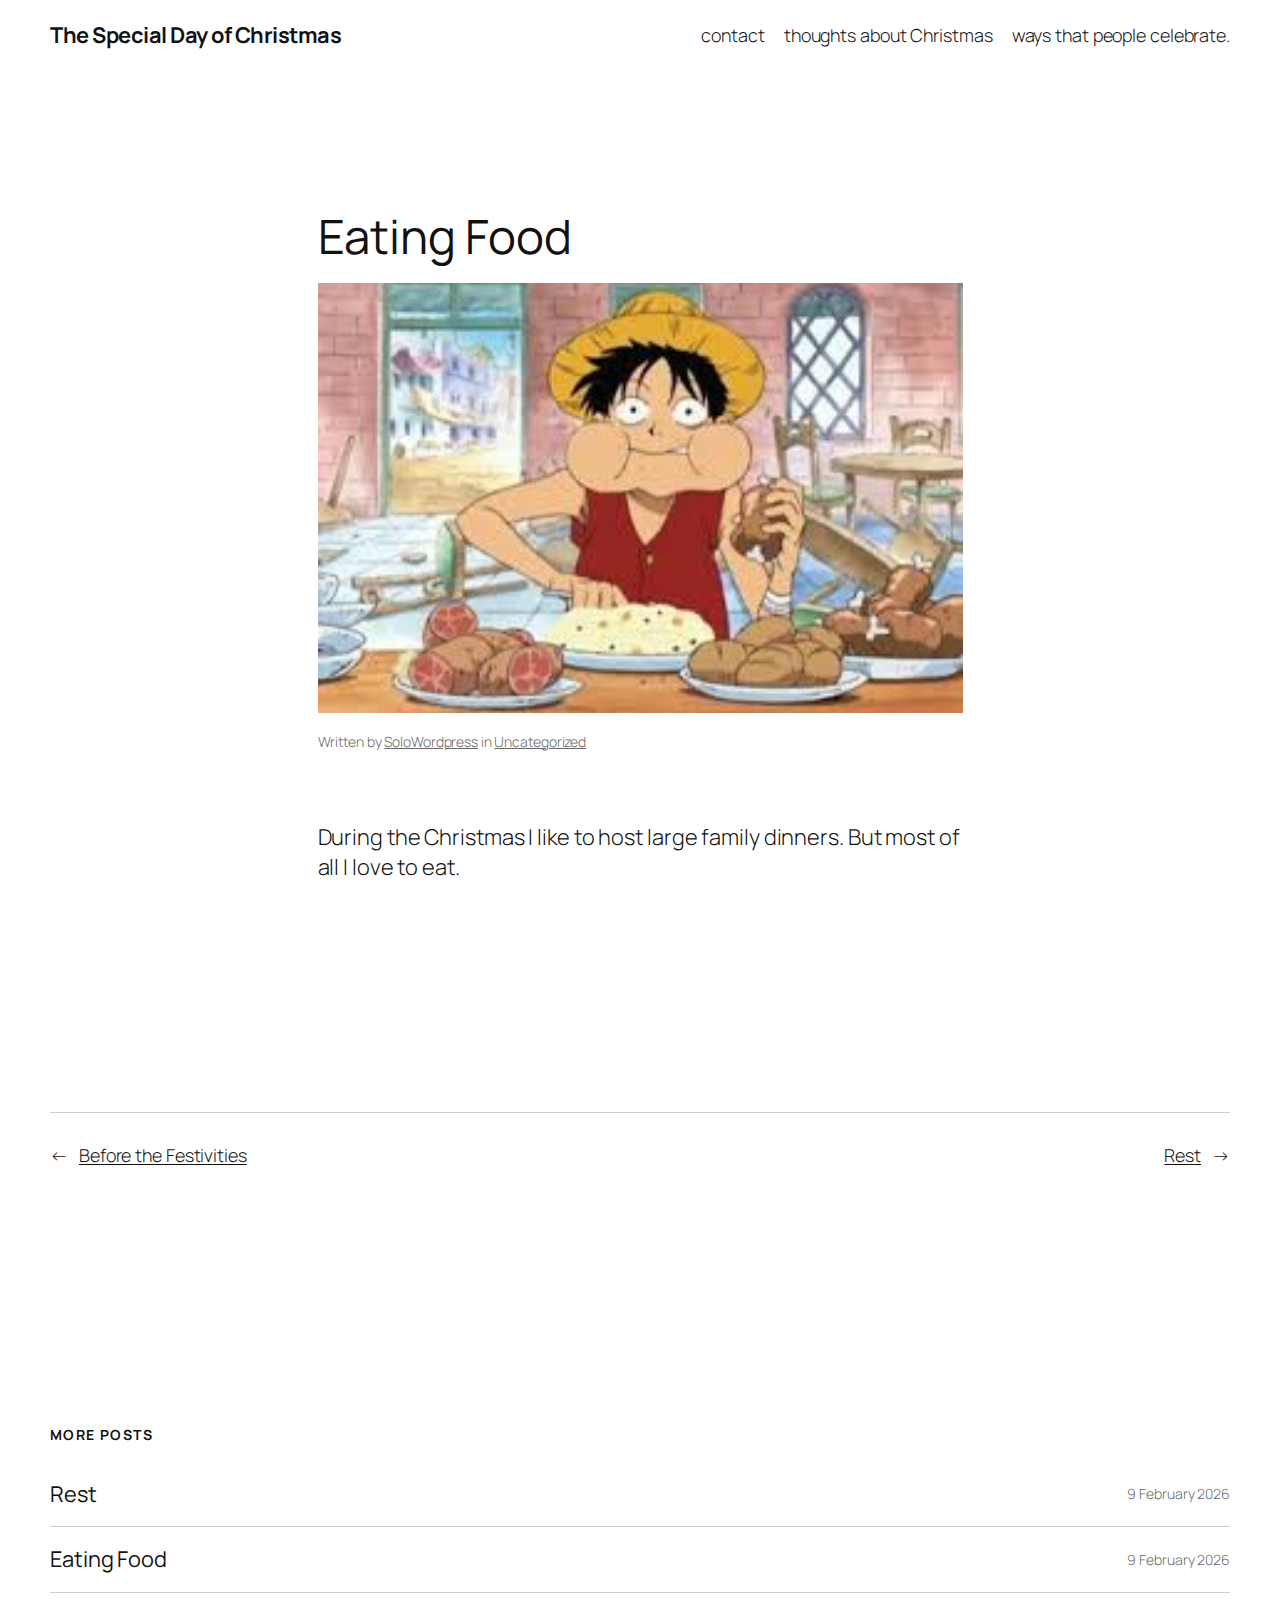
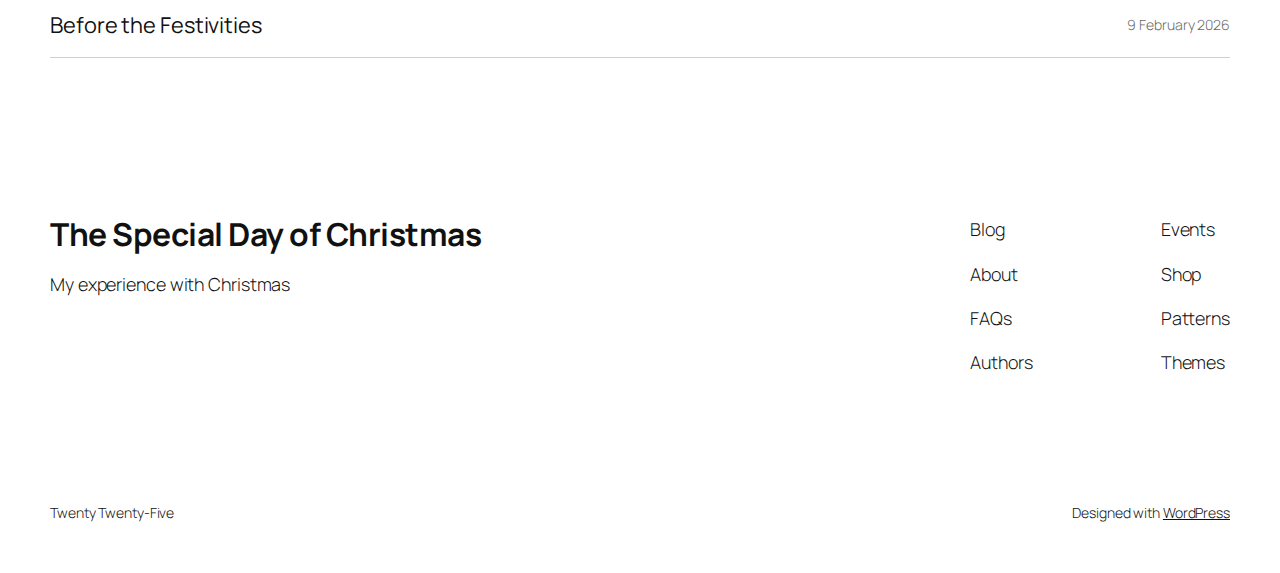
<file: eating-food/index.html>
<!DOCTYPE html>
<html lang="en-CA">
<head>
	<meta charset="UTF-8" />
	<meta name="viewport" content="width=device-width, initial-scale=1" />
<meta name='robots' content='max-image-preview:large' />
<title>Eating Food &#8211; The Special Day of Christmas</title>
<link rel="alternate" type="application/rss+xml" title="The Special Day of Christmas &raquo; Feed" href="/feed/" />
<link rel="alternate" type="application/rss+xml" title="The Special Day of Christmas &raquo; Comments Feed" href="/comments/feed/" />
<link rel="alternate" type="application/rss+xml" title="The Special Day of Christmas &raquo; Eating Food Comments Feed" href="/eating-food/feed/" />
<link rel="alternate" title="oEmbed (JSON)" type="application/json+oembed" href="/wp-json/oembed/1.0/embed?url=http%3A%2F%2Flocalhost%3A8000%2Feating-food%2F" />
<link rel="alternate" title="oEmbed (XML)" type="text/xml+oembed" href="/wp-json/oembed/1.0/embed?url=http%3A%2F%2Flocalhost%3A8000%2Feating-food%2F&#038;format=xml" />
<style id='wp-img-auto-sizes-contain-inline-css'>
img:is([sizes=auto i],[sizes^="auto," i]){contain-intrinsic-size:3000px 1500px}
/*# sourceURL=wp-img-auto-sizes-contain-inline-css */
</style>
<style id='wp-block-site-title-inline-css'>
.wp-block-site-title{box-sizing:border-box}.wp-block-site-title :where(a){color:inherit;font-family:inherit;font-size:inherit;font-style:inherit;font-weight:inherit;letter-spacing:inherit;line-height:inherit;text-decoration:inherit}
/*# sourceURL=/wp-includes/blocks/site-title/style.min.css */
</style>
<style id='wp-block-page-list-inline-css'>
.wp-block-navigation .wp-block-page-list{align-items:var(--navigation-layout-align,initial);background-color:inherit;display:flex;flex-direction:var(--navigation-layout-direction,initial);flex-wrap:var(--navigation-layout-wrap,wrap);justify-content:var(--navigation-layout-justify,initial)}.wp-block-navigation .wp-block-navigation-item{background-color:inherit}.wp-block-page-list{box-sizing:border-box}
/*# sourceURL=/wp-includes/blocks/page-list/style.min.css */
</style>
<style id='wp-block-navigation-inline-css'>
.wp-block-navigation{position:relative}.wp-block-navigation ul{margin-bottom:0;margin-left:0;margin-top:0;padding-left:0}.wp-block-navigation ul,.wp-block-navigation ul li{list-style:none;padding:0}.wp-block-navigation .wp-block-navigation-item{align-items:center;background-color:inherit;display:flex;position:relative}.wp-block-navigation .wp-block-navigation-item .wp-block-navigation__submenu-container:empty{display:none}.wp-block-navigation .wp-block-navigation-item__content{display:block;z-index:1}.wp-block-navigation .wp-block-navigation-item__content.wp-block-navigation-item__content{color:inherit}.wp-block-navigation.has-text-decoration-underline .wp-block-navigation-item__content,.wp-block-navigation.has-text-decoration-underline .wp-block-navigation-item__content:active,.wp-block-navigation.has-text-decoration-underline .wp-block-navigation-item__content:focus{text-decoration:underline}.wp-block-navigation.has-text-decoration-line-through .wp-block-navigation-item__content,.wp-block-navigation.has-text-decoration-line-through .wp-block-navigation-item__content:active,.wp-block-navigation.has-text-decoration-line-through .wp-block-navigation-item__content:focus{text-decoration:line-through}.wp-block-navigation :where(a),.wp-block-navigation :where(a:active),.wp-block-navigation :where(a:focus){text-decoration:none}.wp-block-navigation .wp-block-navigation__submenu-icon{align-self:center;background-color:inherit;border:none;color:currentColor;display:inline-block;font-size:inherit;height:.6em;line-height:0;margin-left:.25em;padding:0;width:.6em}.wp-block-navigation .wp-block-navigation__submenu-icon svg{display:inline-block;stroke:currentColor;height:inherit;margin-top:.075em;width:inherit}.wp-block-navigation{--navigation-layout-justification-setting:flex-start;--navigation-layout-direction:row;--navigation-layout-wrap:wrap;--navigation-layout-justify:flex-start;--navigation-layout-align:center}.wp-block-navigation.is-vertical{--navigation-layout-direction:column;--navigation-layout-justify:initial;--navigation-layout-align:flex-start}.wp-block-navigation.no-wrap{--navigation-layout-wrap:nowrap}.wp-block-navigation.items-justified-center{--navigation-layout-justification-setting:center;--navigation-layout-justify:center}.wp-block-navigation.items-justified-center.is-vertical{--navigation-layout-align:center}.wp-block-navigation.items-justified-right{--navigation-layout-justification-setting:flex-end;--navigation-layout-justify:flex-end}.wp-block-navigation.items-justified-right.is-vertical{--navigation-layout-align:flex-end}.wp-block-navigation.items-justified-space-between{--navigation-layout-justification-setting:space-between;--navigation-layout-justify:space-between}.wp-block-navigation .has-child .wp-block-navigation__submenu-container{align-items:normal;background-color:inherit;color:inherit;display:flex;flex-direction:column;opacity:0;position:absolute;z-index:2}@media not (prefers-reduced-motion){.wp-block-navigation .has-child .wp-block-navigation__submenu-container{transition:opacity .1s linear}}.wp-block-navigation .has-child .wp-block-navigation__submenu-container{height:0;overflow:hidden;visibility:hidden;width:0}.wp-block-navigation .has-child .wp-block-navigation__submenu-container>.wp-block-navigation-item>.wp-block-navigation-item__content{display:flex;flex-grow:1;padding:.5em 1em}.wp-block-navigation .has-child .wp-block-navigation__submenu-container>.wp-block-navigation-item>.wp-block-navigation-item__content .wp-block-navigation__submenu-icon{margin-left:auto;margin-right:0}.wp-block-navigation .has-child .wp-block-navigation__submenu-container .wp-block-navigation-item__content{margin:0}.wp-block-navigation .has-child .wp-block-navigation__submenu-container{left:-1px;top:100%}@media (min-width:782px){.wp-block-navigation .has-child .wp-block-navigation__submenu-container .wp-block-navigation__submenu-container{left:100%;top:-1px}.wp-block-navigation .has-child .wp-block-navigation__submenu-container .wp-block-navigation__submenu-container:before{background:#0000;content:"";display:block;height:100%;position:absolute;right:100%;width:.5em}.wp-block-navigation .has-child .wp-block-navigation__submenu-container .wp-block-navigation__submenu-icon{margin-right:.25em}.wp-block-navigation .has-child .wp-block-navigation__submenu-container .wp-block-navigation__submenu-icon svg{transform:rotate(-90deg)}}.wp-block-navigation .has-child .wp-block-navigation-submenu__toggle[aria-expanded=true]~.wp-block-navigation__submenu-container,.wp-block-navigation .has-child:not(.open-on-click):hover>.wp-block-navigation__submenu-container,.wp-block-navigation .has-child:not(.open-on-click):not(.open-on-hover-click):focus-within>.wp-block-navigation__submenu-container{height:auto;min-width:200px;opacity:1;overflow:visible;visibility:visible;width:auto}.wp-block-navigation.has-background .has-child .wp-block-navigation__submenu-container{left:0;top:100%}@media (min-width:782px){.wp-block-navigation.has-background .has-child .wp-block-navigation__submenu-container .wp-block-navigation__submenu-container{left:100%;top:0}}.wp-block-navigation-submenu{display:flex;position:relative}.wp-block-navigation-submenu .wp-block-navigation__submenu-icon svg{stroke:currentColor}button.wp-block-navigation-item__content{background-color:initial;border:none;color:currentColor;font-family:inherit;font-size:inherit;font-style:inherit;font-weight:inherit;letter-spacing:inherit;line-height:inherit;text-align:left;text-transform:inherit}.wp-block-navigation-submenu__toggle{cursor:pointer}.wp-block-navigation-submenu__toggle[aria-expanded=true]+.wp-block-navigation__submenu-icon>svg,.wp-block-navigation-submenu__toggle[aria-expanded=true]>svg{transform:rotate(180deg)}.wp-block-navigation-item.open-on-click .wp-block-navigation-submenu__toggle{padding-left:0;padding-right:.85em}.wp-block-navigation-item.open-on-click .wp-block-navigation-submenu__toggle+.wp-block-navigation__submenu-icon{margin-left:-.6em;pointer-events:none}.wp-block-navigation-item.open-on-click button.wp-block-navigation-item__content:not(.wp-block-navigation-submenu__toggle){padding:0}.wp-block-navigation .wp-block-page-list,.wp-block-navigation__container,.wp-block-navigation__responsive-close,.wp-block-navigation__responsive-container,.wp-block-navigation__responsive-container-content,.wp-block-navigation__responsive-dialog{gap:inherit}:where(.wp-block-navigation.has-background .wp-block-navigation-item a:not(.wp-element-button)),:where(.wp-block-navigation.has-background .wp-block-navigation-submenu a:not(.wp-element-button)){padding:.5em 1em}:where(.wp-block-navigation .wp-block-navigation__submenu-container .wp-block-navigation-item a:not(.wp-element-button)),:where(.wp-block-navigation .wp-block-navigation__submenu-container .wp-block-navigation-submenu a:not(.wp-element-button)),:where(.wp-block-navigation .wp-block-navigation__submenu-container .wp-block-navigation-submenu button.wp-block-navigation-item__content),:where(.wp-block-navigation .wp-block-navigation__submenu-container .wp-block-pages-list__item button.wp-block-navigation-item__content){padding:.5em 1em}.wp-block-navigation.items-justified-right .wp-block-navigation__container .has-child .wp-block-navigation__submenu-container,.wp-block-navigation.items-justified-right .wp-block-page-list>.has-child .wp-block-navigation__submenu-container,.wp-block-navigation.items-justified-space-between .wp-block-page-list>.has-child:last-child .wp-block-navigation__submenu-container,.wp-block-navigation.items-justified-space-between>.wp-block-navigation__container>.has-child:last-child .wp-block-navigation__submenu-container{left:auto;right:0}.wp-block-navigation.items-justified-right .wp-block-navigation__container .has-child .wp-block-navigation__submenu-container .wp-block-navigation__submenu-container,.wp-block-navigation.items-justified-right .wp-block-page-list>.has-child .wp-block-navigation__submenu-container .wp-block-navigation__submenu-container,.wp-block-navigation.items-justified-space-between .wp-block-page-list>.has-child:last-child .wp-block-navigation__submenu-container .wp-block-navigation__submenu-container,.wp-block-navigation.items-justified-space-between>.wp-block-navigation__container>.has-child:last-child .wp-block-navigation__submenu-container .wp-block-navigation__submenu-container{left:-1px;right:-1px}@media (min-width:782px){.wp-block-navigation.items-justified-right .wp-block-navigation__container .has-child .wp-block-navigation__submenu-container .wp-block-navigation__submenu-container,.wp-block-navigation.items-justified-right .wp-block-page-list>.has-child .wp-block-navigation__submenu-container .wp-block-navigation__submenu-container,.wp-block-navigation.items-justified-space-between .wp-block-page-list>.has-child:last-child .wp-block-navigation__submenu-container .wp-block-navigation__submenu-container,.wp-block-navigation.items-justified-space-between>.wp-block-navigation__container>.has-child:last-child .wp-block-navigation__submenu-container .wp-block-navigation__submenu-container{left:auto;right:100%}}.wp-block-navigation:not(.has-background) .wp-block-navigation__submenu-container{background-color:#fff;border:1px solid #00000026}.wp-block-navigation.has-background .wp-block-navigation__submenu-container{background-color:inherit}.wp-block-navigation:not(.has-text-color) .wp-block-navigation__submenu-container{color:#000}.wp-block-navigation__container{align-items:var(--navigation-layout-align,initial);display:flex;flex-direction:var(--navigation-layout-direction,initial);flex-wrap:var(--navigation-layout-wrap,wrap);justify-content:var(--navigation-layout-justify,initial);list-style:none;margin:0;padding-left:0}.wp-block-navigation__container .is-responsive{display:none}.wp-block-navigation__container:only-child,.wp-block-page-list:only-child{flex-grow:1}@keyframes overlay-menu__fade-in-animation{0%{opacity:0;transform:translateY(.5em)}to{opacity:1;transform:translateY(0)}}.wp-block-navigation__responsive-container{bottom:0;display:none;left:0;position:fixed;right:0;top:0}.wp-block-navigation__responsive-container :where(.wp-block-navigation-item a){color:inherit}.wp-block-navigation__responsive-container .wp-block-navigation__responsive-container-content{align-items:var(--navigation-layout-align,initial);display:flex;flex-direction:var(--navigation-layout-direction,initial);flex-wrap:var(--navigation-layout-wrap,wrap);justify-content:var(--navigation-layout-justify,initial)}.wp-block-navigation__responsive-container:not(.is-menu-open.is-menu-open){background-color:inherit!important;color:inherit!important}.wp-block-navigation__responsive-container.is-menu-open{background-color:inherit;display:flex;flex-direction:column}@media not (prefers-reduced-motion){.wp-block-navigation__responsive-container.is-menu-open{animation:overlay-menu__fade-in-animation .1s ease-out;animation-fill-mode:forwards}}.wp-block-navigation__responsive-container.is-menu-open{overflow:auto;padding:clamp(1rem,var(--wp--style--root--padding-top),20rem) clamp(1rem,var(--wp--style--root--padding-right),20rem) clamp(1rem,var(--wp--style--root--padding-bottom),20rem) clamp(1rem,var(--wp--style--root--padding-left),20rem);z-index:100000}.wp-block-navigation__responsive-container.is-menu-open .wp-block-navigation__responsive-container-content{align-items:var(--navigation-layout-justification-setting,inherit);display:flex;flex-direction:column;flex-wrap:nowrap;overflow:visible;padding-top:calc(2rem + 24px)}.wp-block-navigation__responsive-container.is-menu-open .wp-block-navigation__responsive-container-content,.wp-block-navigation__responsive-container.is-menu-open .wp-block-navigation__responsive-container-content .wp-block-navigation__container,.wp-block-navigation__responsive-container.is-menu-open .wp-block-navigation__responsive-container-content .wp-block-page-list{justify-content:flex-start}.wp-block-navigation__responsive-container.is-menu-open .wp-block-navigation__responsive-container-content .wp-block-navigation__submenu-icon{display:none}.wp-block-navigation__responsive-container.is-menu-open .wp-block-navigation__responsive-container-content .has-child .wp-block-navigation__submenu-container{border:none;height:auto;min-width:200px;opacity:1;overflow:initial;padding-left:2rem;padding-right:2rem;position:static;visibility:visible;width:auto}.wp-block-navigation__responsive-container.is-menu-open .wp-block-navigation__responsive-container-content .wp-block-navigation__container,.wp-block-navigation__responsive-container.is-menu-open .wp-block-navigation__responsive-container-content .wp-block-navigation__submenu-container{gap:inherit}.wp-block-navigation__responsive-container.is-menu-open .wp-block-navigation__responsive-container-content .wp-block-navigation__submenu-container{padding-top:var(--wp--style--block-gap,2em)}.wp-block-navigation__responsive-container.is-menu-open .wp-block-navigation__responsive-container-content .wp-block-navigation-item__content{padding:0}.wp-block-navigation__responsive-container.is-menu-open .wp-block-navigation__responsive-container-content .wp-block-navigation-item,.wp-block-navigation__responsive-container.is-menu-open .wp-block-navigation__responsive-container-content .wp-block-navigation__container,.wp-block-navigation__responsive-container.is-menu-open .wp-block-navigation__responsive-container-content .wp-block-page-list{align-items:var(--navigation-layout-justification-setting,initial);display:flex;flex-direction:column}.wp-block-navigation__responsive-container.is-menu-open .wp-block-navigation-item,.wp-block-navigation__responsive-container.is-menu-open .wp-block-navigation-item .wp-block-navigation__submenu-container,.wp-block-navigation__responsive-container.is-menu-open .wp-block-navigation__container,.wp-block-navigation__responsive-container.is-menu-open .wp-block-page-list{background:#0000!important;color:inherit!important}.wp-block-navigation__responsive-container.is-menu-open .wp-block-navigation__submenu-container.wp-block-navigation__submenu-container.wp-block-navigation__submenu-container.wp-block-navigation__submenu-container{left:auto;right:auto}@media (min-width:600px){.wp-block-navigation__responsive-container:not(.hidden-by-default):not(.is-menu-open){background-color:inherit;display:block;position:relative;width:100%;z-index:auto}.wp-block-navigation__responsive-container:not(.hidden-by-default):not(.is-menu-open) .wp-block-navigation__responsive-container-close{display:none}.wp-block-navigation__responsive-container.is-menu-open .wp-block-navigation__submenu-container.wp-block-navigation__submenu-container.wp-block-navigation__submenu-container.wp-block-navigation__submenu-container{left:0}}.wp-block-navigation:not(.has-background) .wp-block-navigation__responsive-container.is-menu-open{background-color:#fff}.wp-block-navigation:not(.has-text-color) .wp-block-navigation__responsive-container.is-menu-open{color:#000}.wp-block-navigation__toggle_button_label{font-size:1rem;font-weight:700}.wp-block-navigation__responsive-container-close,.wp-block-navigation__responsive-container-open{background:#0000;border:none;color:currentColor;cursor:pointer;margin:0;padding:0;text-transform:inherit;vertical-align:middle}.wp-block-navigation__responsive-container-close svg,.wp-block-navigation__responsive-container-open svg{fill:currentColor;display:block;height:24px;pointer-events:none;width:24px}.wp-block-navigation__responsive-container-open{display:flex}.wp-block-navigation__responsive-container-open.wp-block-navigation__responsive-container-open.wp-block-navigation__responsive-container-open{font-family:inherit;font-size:inherit;font-weight:inherit}@media (min-width:600px){.wp-block-navigation__responsive-container-open:not(.always-shown){display:none}}.wp-block-navigation__responsive-container-close{position:absolute;right:0;top:0;z-index:2}.wp-block-navigation__responsive-container-close.wp-block-navigation__responsive-container-close.wp-block-navigation__responsive-container-close{font-family:inherit;font-size:inherit;font-weight:inherit}.wp-block-navigation__responsive-close{width:100%}.has-modal-open .wp-block-navigation__responsive-close{margin-left:auto;margin-right:auto;max-width:var(--wp--style--global--wide-size,100%)}.wp-block-navigation__responsive-close:focus{outline:none}.is-menu-open .wp-block-navigation__responsive-close,.is-menu-open .wp-block-navigation__responsive-container-content,.is-menu-open .wp-block-navigation__responsive-dialog{box-sizing:border-box}.wp-block-navigation__responsive-dialog{position:relative}.has-modal-open .admin-bar .is-menu-open .wp-block-navigation__responsive-dialog{margin-top:46px}@media (min-width:782px){.has-modal-open .admin-bar .is-menu-open .wp-block-navigation__responsive-dialog{margin-top:32px}}html.has-modal-open{overflow:hidden}
/*# sourceURL=/wp-includes/blocks/navigation/style.min.css */
</style>
<style id='wp-block-group-inline-css'>
.wp-block-group{box-sizing:border-box}:where(.wp-block-group.wp-block-group-is-layout-constrained){position:relative}
/*# sourceURL=/wp-includes/blocks/group/style.min.css */
</style>
<style id='wp-block-post-title-inline-css'>
.wp-block-post-title{box-sizing:border-box;word-break:break-word}.wp-block-post-title :where(a){display:inline-block;font-family:inherit;font-size:inherit;font-style:inherit;font-weight:inherit;letter-spacing:inherit;line-height:inherit;text-decoration:inherit}
/*# sourceURL=/wp-includes/blocks/post-title/style.min.css */
</style>
<style id='wp-block-post-featured-image-inline-css'>
.wp-block-post-featured-image{margin-left:0;margin-right:0}.wp-block-post-featured-image a{display:block;height:100%}.wp-block-post-featured-image :where(img){box-sizing:border-box;height:auto;max-width:100%;vertical-align:bottom;width:100%}.wp-block-post-featured-image.alignfull img,.wp-block-post-featured-image.alignwide img{width:100%}.wp-block-post-featured-image .wp-block-post-featured-image__overlay.has-background-dim{background-color:#000;inset:0;position:absolute}.wp-block-post-featured-image{position:relative}.wp-block-post-featured-image .wp-block-post-featured-image__overlay.has-background-gradient{background-color:initial}.wp-block-post-featured-image .wp-block-post-featured-image__overlay.has-background-dim-0{opacity:0}.wp-block-post-featured-image .wp-block-post-featured-image__overlay.has-background-dim-10{opacity:.1}.wp-block-post-featured-image .wp-block-post-featured-image__overlay.has-background-dim-20{opacity:.2}.wp-block-post-featured-image .wp-block-post-featured-image__overlay.has-background-dim-30{opacity:.3}.wp-block-post-featured-image .wp-block-post-featured-image__overlay.has-background-dim-40{opacity:.4}.wp-block-post-featured-image .wp-block-post-featured-image__overlay.has-background-dim-50{opacity:.5}.wp-block-post-featured-image .wp-block-post-featured-image__overlay.has-background-dim-60{opacity:.6}.wp-block-post-featured-image .wp-block-post-featured-image__overlay.has-background-dim-70{opacity:.7}.wp-block-post-featured-image .wp-block-post-featured-image__overlay.has-background-dim-80{opacity:.8}.wp-block-post-featured-image .wp-block-post-featured-image__overlay.has-background-dim-90{opacity:.9}.wp-block-post-featured-image .wp-block-post-featured-image__overlay.has-background-dim-100{opacity:1}.wp-block-post-featured-image:where(.alignleft,.alignright){width:100%}
/*# sourceURL=/wp-includes/blocks/post-featured-image/style.min.css */
</style>
<style id='wp-block-paragraph-inline-css'>
.is-small-text{font-size:.875em}.is-regular-text{font-size:1em}.is-large-text{font-size:2.25em}.is-larger-text{font-size:3em}.has-drop-cap:not(:focus):first-letter{float:left;font-size:8.4em;font-style:normal;font-weight:100;line-height:.68;margin:.05em .1em 0 0;text-transform:uppercase}body.rtl .has-drop-cap:not(:focus):first-letter{float:none;margin-left:.1em}p.has-drop-cap.has-background{overflow:hidden}:root :where(p.has-background){padding:1.25em 2.375em}:where(p.has-text-color:not(.has-link-color)) a{color:inherit}p.has-text-align-left[style*="writing-mode:vertical-lr"],p.has-text-align-right[style*="writing-mode:vertical-rl"]{rotate:180deg}
/*# sourceURL=/wp-includes/blocks/paragraph/style.min.css */
</style>
<style id='wp-block-post-author-name-inline-css'>
.wp-block-post-author-name{box-sizing:border-box}
/*# sourceURL=/wp-includes/blocks/post-author-name/style.min.css */
</style>
<style id='wp-block-post-terms-inline-css'>
.wp-block-post-terms{box-sizing:border-box}.wp-block-post-terms .wp-block-post-terms__separator{white-space:pre-wrap}
/*# sourceURL=/wp-includes/blocks/post-terms/style.min.css */
</style>
<style id='wp-block-post-content-inline-css'>
.wp-block-post-content{display:flow-root}
/*# sourceURL=/wp-includes/blocks/post-content/style.min.css */
</style>
<style id='wp-block-post-navigation-link-inline-css'>
.wp-block-post-navigation-link .wp-block-post-navigation-link__arrow-previous{display:inline-block;margin-right:1ch}.wp-block-post-navigation-link .wp-block-post-navigation-link__arrow-previous:not(.is-arrow-chevron){transform:scaleX(1)}.wp-block-post-navigation-link .wp-block-post-navigation-link__arrow-next{display:inline-block;margin-left:1ch}.wp-block-post-navigation-link .wp-block-post-navigation-link__arrow-next:not(.is-arrow-chevron){transform:scaleX(1)}.wp-block-post-navigation-link.has-text-align-left[style*="writing-mode: vertical-lr"],.wp-block-post-navigation-link.has-text-align-right[style*="writing-mode: vertical-rl"]{rotate:180deg}
/*# sourceURL=/wp-includes/blocks/post-navigation-link/style.min.css */
</style>
<style id='wp-block-heading-inline-css'>
h1:where(.wp-block-heading).has-background,h2:where(.wp-block-heading).has-background,h3:where(.wp-block-heading).has-background,h4:where(.wp-block-heading).has-background,h5:where(.wp-block-heading).has-background,h6:where(.wp-block-heading).has-background{padding:1.25em 2.375em}h1.has-text-align-left[style*=writing-mode]:where([style*=vertical-lr]),h1.has-text-align-right[style*=writing-mode]:where([style*=vertical-rl]),h2.has-text-align-left[style*=writing-mode]:where([style*=vertical-lr]),h2.has-text-align-right[style*=writing-mode]:where([style*=vertical-rl]),h3.has-text-align-left[style*=writing-mode]:where([style*=vertical-lr]),h3.has-text-align-right[style*=writing-mode]:where([style*=vertical-rl]),h4.has-text-align-left[style*=writing-mode]:where([style*=vertical-lr]),h4.has-text-align-right[style*=writing-mode]:where([style*=vertical-rl]),h5.has-text-align-left[style*=writing-mode]:where([style*=vertical-lr]),h5.has-text-align-right[style*=writing-mode]:where([style*=vertical-rl]),h6.has-text-align-left[style*=writing-mode]:where([style*=vertical-lr]),h6.has-text-align-right[style*=writing-mode]:where([style*=vertical-rl]){rotate:180deg}
/*# sourceURL=/wp-includes/blocks/heading/style.min.css */
</style>
<style id='wp-block-post-date-inline-css'>
.wp-block-post-date{box-sizing:border-box}
/*# sourceURL=/wp-includes/blocks/post-date/style.min.css */
</style>
<style id='wp-block-post-template-inline-css'>
.wp-block-post-template{box-sizing:border-box;list-style:none;margin-bottom:0;margin-top:0;max-width:100%;padding:0}.wp-block-post-template.is-flex-container{display:flex;flex-direction:row;flex-wrap:wrap;gap:1.25em}.wp-block-post-template.is-flex-container>li{margin:0;width:100%}@media (min-width:600px){.wp-block-post-template.is-flex-container.is-flex-container.columns-2>li{width:calc(50% - .625em)}.wp-block-post-template.is-flex-container.is-flex-container.columns-3>li{width:calc(33.33333% - .83333em)}.wp-block-post-template.is-flex-container.is-flex-container.columns-4>li{width:calc(25% - .9375em)}.wp-block-post-template.is-flex-container.is-flex-container.columns-5>li{width:calc(20% - 1em)}.wp-block-post-template.is-flex-container.is-flex-container.columns-6>li{width:calc(16.66667% - 1.04167em)}}@media (max-width:600px){.wp-block-post-template-is-layout-grid.wp-block-post-template-is-layout-grid.wp-block-post-template-is-layout-grid.wp-block-post-template-is-layout-grid{grid-template-columns:1fr}}.wp-block-post-template-is-layout-constrained>li>.alignright,.wp-block-post-template-is-layout-flow>li>.alignright{float:right;margin-inline-end:0;margin-inline-start:2em}.wp-block-post-template-is-layout-constrained>li>.alignleft,.wp-block-post-template-is-layout-flow>li>.alignleft{float:left;margin-inline-end:2em;margin-inline-start:0}.wp-block-post-template-is-layout-constrained>li>.aligncenter,.wp-block-post-template-is-layout-flow>li>.aligncenter{margin-inline-end:auto;margin-inline-start:auto}
/*# sourceURL=/wp-includes/blocks/post-template/style.min.css */
</style>
<style id='wp-block-site-tagline-inline-css'>
.wp-block-site-tagline{box-sizing:border-box}
/*# sourceURL=/wp-includes/blocks/site-tagline/style.min.css */
</style>
<style id='wp-block-spacer-inline-css'>
.wp-block-spacer{clear:both}
/*# sourceURL=/wp-includes/blocks/spacer/style.min.css */
</style>
<style id='wp-block-columns-inline-css'>
.wp-block-columns{box-sizing:border-box;display:flex;flex-wrap:wrap!important}@media (min-width:782px){.wp-block-columns{flex-wrap:nowrap!important}}.wp-block-columns{align-items:normal!important}.wp-block-columns.are-vertically-aligned-top{align-items:flex-start}.wp-block-columns.are-vertically-aligned-center{align-items:center}.wp-block-columns.are-vertically-aligned-bottom{align-items:flex-end}@media (max-width:781px){.wp-block-columns:not(.is-not-stacked-on-mobile)>.wp-block-column{flex-basis:100%!important}}@media (min-width:782px){.wp-block-columns:not(.is-not-stacked-on-mobile)>.wp-block-column{flex-basis:0;flex-grow:1}.wp-block-columns:not(.is-not-stacked-on-mobile)>.wp-block-column[style*=flex-basis]{flex-grow:0}}.wp-block-columns.is-not-stacked-on-mobile{flex-wrap:nowrap!important}.wp-block-columns.is-not-stacked-on-mobile>.wp-block-column{flex-basis:0;flex-grow:1}.wp-block-columns.is-not-stacked-on-mobile>.wp-block-column[style*=flex-basis]{flex-grow:0}:where(.wp-block-columns){margin-bottom:1.75em}:where(.wp-block-columns.has-background){padding:1.25em 2.375em}.wp-block-column{flex-grow:1;min-width:0;overflow-wrap:break-word;word-break:break-word}.wp-block-column.is-vertically-aligned-top{align-self:flex-start}.wp-block-column.is-vertically-aligned-center{align-self:center}.wp-block-column.is-vertically-aligned-bottom{align-self:flex-end}.wp-block-column.is-vertically-aligned-stretch{align-self:stretch}.wp-block-column.is-vertically-aligned-bottom,.wp-block-column.is-vertically-aligned-center,.wp-block-column.is-vertically-aligned-top{width:100%}
/*# sourceURL=/wp-includes/blocks/columns/style.min.css */
</style>
<style id='wp-block-navigation-link-inline-css'>
.wp-block-navigation .wp-block-navigation-item__label{overflow-wrap:break-word}.wp-block-navigation .wp-block-navigation-item__description{display:none}.link-ui-tools{outline:1px solid #f0f0f0;padding:8px}.link-ui-block-inserter{padding-top:8px}.link-ui-block-inserter__back{margin-left:8px;text-transform:uppercase}
/*# sourceURL=/wp-includes/blocks/navigation-link/style.min.css */
</style>
<style id='wp-block-library-inline-css'>
:root{--wp-block-synced-color:#7a00df;--wp-block-synced-color--rgb:122,0,223;--wp-bound-block-color:var(--wp-block-synced-color);--wp-editor-canvas-background:#ddd;--wp-admin-theme-color:#007cba;--wp-admin-theme-color--rgb:0,124,186;--wp-admin-theme-color-darker-10:#006ba1;--wp-admin-theme-color-darker-10--rgb:0,107,160.5;--wp-admin-theme-color-darker-20:#005a87;--wp-admin-theme-color-darker-20--rgb:0,90,135;--wp-admin-border-width-focus:2px}@media (min-resolution:192dpi){:root{--wp-admin-border-width-focus:1.5px}}.wp-element-button{cursor:pointer}:root .has-very-light-gray-background-color{background-color:#eee}:root .has-very-dark-gray-background-color{background-color:#313131}:root .has-very-light-gray-color{color:#eee}:root .has-very-dark-gray-color{color:#313131}:root .has-vivid-green-cyan-to-vivid-cyan-blue-gradient-background{background:linear-gradient(135deg,#00d084,#0693e3)}:root .has-purple-crush-gradient-background{background:linear-gradient(135deg,#34e2e4,#4721fb 50%,#ab1dfe)}:root .has-hazy-dawn-gradient-background{background:linear-gradient(135deg,#faaca8,#dad0ec)}:root .has-subdued-olive-gradient-background{background:linear-gradient(135deg,#fafae1,#67a671)}:root .has-atomic-cream-gradient-background{background:linear-gradient(135deg,#fdd79a,#004a59)}:root .has-nightshade-gradient-background{background:linear-gradient(135deg,#330968,#31cdcf)}:root .has-midnight-gradient-background{background:linear-gradient(135deg,#020381,#2874fc)}:root{--wp--preset--font-size--normal:16px;--wp--preset--font-size--huge:42px}.has-regular-font-size{font-size:1em}.has-larger-font-size{font-size:2.625em}.has-normal-font-size{font-size:var(--wp--preset--font-size--normal)}.has-huge-font-size{font-size:var(--wp--preset--font-size--huge)}.has-text-align-center{text-align:center}.has-text-align-left{text-align:left}.has-text-align-right{text-align:right}.has-fit-text{white-space:nowrap!important}#end-resizable-editor-section{display:none}.aligncenter{clear:both}.items-justified-left{justify-content:flex-start}.items-justified-center{justify-content:center}.items-justified-right{justify-content:flex-end}.items-justified-space-between{justify-content:space-between}.screen-reader-text{border:0;clip-path:inset(50%);height:1px;margin:-1px;overflow:hidden;padding:0;position:absolute;width:1px;word-wrap:normal!important}.screen-reader-text:focus{background-color:#ddd;clip-path:none;color:#444;display:block;font-size:1em;height:auto;left:5px;line-height:normal;padding:15px 23px 14px;text-decoration:none;top:5px;width:auto;z-index:100000}html :where(.has-border-color){border-style:solid}html :where([style*=border-top-color]){border-top-style:solid}html :where([style*=border-right-color]){border-right-style:solid}html :where([style*=border-bottom-color]){border-bottom-style:solid}html :where([style*=border-left-color]){border-left-style:solid}html :where([style*=border-width]){border-style:solid}html :where([style*=border-top-width]){border-top-style:solid}html :where([style*=border-right-width]){border-right-style:solid}html :where([style*=border-bottom-width]){border-bottom-style:solid}html :where([style*=border-left-width]){border-left-style:solid}html :where(img[class*=wp-image-]){height:auto;max-width:100%}:where(figure){margin:0 0 1em}html :where(.is-position-sticky){--wp-admin--admin-bar--position-offset:var(--wp-admin--admin-bar--height,0px)}@media screen and (max-width:600px){html :where(.is-position-sticky){--wp-admin--admin-bar--position-offset:0px}}
/*# sourceURL=/wp-includes/css/dist/block-library/common.min.css */
</style>
<style id='global-styles-inline-css'>
:root{--wp--preset--aspect-ratio--square: 1;--wp--preset--aspect-ratio--4-3: 4/3;--wp--preset--aspect-ratio--3-4: 3/4;--wp--preset--aspect-ratio--3-2: 3/2;--wp--preset--aspect-ratio--2-3: 2/3;--wp--preset--aspect-ratio--16-9: 16/9;--wp--preset--aspect-ratio--9-16: 9/16;--wp--preset--color--black: #000000;--wp--preset--color--cyan-bluish-gray: #abb8c3;--wp--preset--color--white: #ffffff;--wp--preset--color--pale-pink: #f78da7;--wp--preset--color--vivid-red: #cf2e2e;--wp--preset--color--luminous-vivid-orange: #ff6900;--wp--preset--color--luminous-vivid-amber: #fcb900;--wp--preset--color--light-green-cyan: #7bdcb5;--wp--preset--color--vivid-green-cyan: #00d084;--wp--preset--color--pale-cyan-blue: #8ed1fc;--wp--preset--color--vivid-cyan-blue: #0693e3;--wp--preset--color--vivid-purple: #9b51e0;--wp--preset--color--base: #FFFFFF;--wp--preset--color--contrast: #111111;--wp--preset--color--accent-1: #FFEE58;--wp--preset--color--accent-2: #F6CFF4;--wp--preset--color--accent-3: #503AA8;--wp--preset--color--accent-4: #686868;--wp--preset--color--accent-5: #FBFAF3;--wp--preset--color--accent-6: color-mix(in srgb, currentColor 20%, transparent);--wp--preset--gradient--vivid-cyan-blue-to-vivid-purple: linear-gradient(135deg,rgb(6,147,227) 0%,rgb(155,81,224) 100%);--wp--preset--gradient--light-green-cyan-to-vivid-green-cyan: linear-gradient(135deg,rgb(122,220,180) 0%,rgb(0,208,130) 100%);--wp--preset--gradient--luminous-vivid-amber-to-luminous-vivid-orange: linear-gradient(135deg,rgb(252,185,0) 0%,rgb(255,105,0) 100%);--wp--preset--gradient--luminous-vivid-orange-to-vivid-red: linear-gradient(135deg,rgb(255,105,0) 0%,rgb(207,46,46) 100%);--wp--preset--gradient--very-light-gray-to-cyan-bluish-gray: linear-gradient(135deg,rgb(238,238,238) 0%,rgb(169,184,195) 100%);--wp--preset--gradient--cool-to-warm-spectrum: linear-gradient(135deg,rgb(74,234,220) 0%,rgb(151,120,209) 20%,rgb(207,42,186) 40%,rgb(238,44,130) 60%,rgb(251,105,98) 80%,rgb(254,248,76) 100%);--wp--preset--gradient--blush-light-purple: linear-gradient(135deg,rgb(255,206,236) 0%,rgb(152,150,240) 100%);--wp--preset--gradient--blush-bordeaux: linear-gradient(135deg,rgb(254,205,165) 0%,rgb(254,45,45) 50%,rgb(107,0,62) 100%);--wp--preset--gradient--luminous-dusk: linear-gradient(135deg,rgb(255,203,112) 0%,rgb(199,81,192) 50%,rgb(65,88,208) 100%);--wp--preset--gradient--pale-ocean: linear-gradient(135deg,rgb(255,245,203) 0%,rgb(182,227,212) 50%,rgb(51,167,181) 100%);--wp--preset--gradient--electric-grass: linear-gradient(135deg,rgb(202,248,128) 0%,rgb(113,206,126) 100%);--wp--preset--gradient--midnight: linear-gradient(135deg,rgb(2,3,129) 0%,rgb(40,116,252) 100%);--wp--preset--font-size--small: 0.875rem;--wp--preset--font-size--medium: clamp(1rem, 1rem + ((1vw - 0.2rem) * 0.196), 1.125rem);--wp--preset--font-size--large: clamp(1.125rem, 1.125rem + ((1vw - 0.2rem) * 0.392), 1.375rem);--wp--preset--font-size--x-large: clamp(1.75rem, 1.75rem + ((1vw - 0.2rem) * 0.392), 2rem);--wp--preset--font-size--xx-large: clamp(2.15rem, 2.15rem + ((1vw - 0.2rem) * 1.333), 3rem);--wp--preset--font-family--manrope: Manrope, sans-serif;--wp--preset--font-family--fira-code: "Fira Code", monospace;--wp--preset--spacing--20: 10px;--wp--preset--spacing--30: 20px;--wp--preset--spacing--40: 30px;--wp--preset--spacing--50: clamp(30px, 5vw, 50px);--wp--preset--spacing--60: clamp(30px, 7vw, 70px);--wp--preset--spacing--70: clamp(50px, 7vw, 90px);--wp--preset--spacing--80: clamp(70px, 10vw, 140px);--wp--preset--shadow--natural: 6px 6px 9px rgba(0, 0, 0, 0.2);--wp--preset--shadow--deep: 12px 12px 50px rgba(0, 0, 0, 0.4);--wp--preset--shadow--sharp: 6px 6px 0px rgba(0, 0, 0, 0.2);--wp--preset--shadow--outlined: 6px 6px 0px -3px rgb(255, 255, 255), 6px 6px rgb(0, 0, 0);--wp--preset--shadow--crisp: 6px 6px 0px rgb(0, 0, 0);}:root { --wp--style--global--content-size: 645px;--wp--style--global--wide-size: 1340px; }:where(body) { margin: 0; }.wp-site-blocks { padding-top: var(--wp--style--root--padding-top); padding-bottom: var(--wp--style--root--padding-bottom); }.has-global-padding { padding-right: var(--wp--style--root--padding-right); padding-left: var(--wp--style--root--padding-left); }.has-global-padding > .alignfull { margin-right: calc(var(--wp--style--root--padding-right) * -1); margin-left: calc(var(--wp--style--root--padding-left) * -1); }.has-global-padding :where(:not(.alignfull.is-layout-flow) > .has-global-padding:not(.wp-block-block, .alignfull)) { padding-right: 0; padding-left: 0; }.has-global-padding :where(:not(.alignfull.is-layout-flow) > .has-global-padding:not(.wp-block-block, .alignfull)) > .alignfull { margin-left: 0; margin-right: 0; }.wp-site-blocks > .alignleft { float: left; margin-right: 2em; }.wp-site-blocks > .alignright { float: right; margin-left: 2em; }.wp-site-blocks > .aligncenter { justify-content: center; margin-left: auto; margin-right: auto; }:where(.wp-site-blocks) > * { margin-block-start: 1.2rem; margin-block-end: 0; }:where(.wp-site-blocks) > :first-child { margin-block-start: 0; }:where(.wp-site-blocks) > :last-child { margin-block-end: 0; }:root { --wp--style--block-gap: 1.2rem; }:root :where(.is-layout-flow) > :first-child{margin-block-start: 0;}:root :where(.is-layout-flow) > :last-child{margin-block-end: 0;}:root :where(.is-layout-flow) > *{margin-block-start: 1.2rem;margin-block-end: 0;}:root :where(.is-layout-constrained) > :first-child{margin-block-start: 0;}:root :where(.is-layout-constrained) > :last-child{margin-block-end: 0;}:root :where(.is-layout-constrained) > *{margin-block-start: 1.2rem;margin-block-end: 0;}:root :where(.is-layout-flex){gap: 1.2rem;}:root :where(.is-layout-grid){gap: 1.2rem;}.is-layout-flow > .alignleft{float: left;margin-inline-start: 0;margin-inline-end: 2em;}.is-layout-flow > .alignright{float: right;margin-inline-start: 2em;margin-inline-end: 0;}.is-layout-flow > .aligncenter{margin-left: auto !important;margin-right: auto !important;}.is-layout-constrained > .alignleft{float: left;margin-inline-start: 0;margin-inline-end: 2em;}.is-layout-constrained > .alignright{float: right;margin-inline-start: 2em;margin-inline-end: 0;}.is-layout-constrained > .aligncenter{margin-left: auto !important;margin-right: auto !important;}.is-layout-constrained > :where(:not(.alignleft):not(.alignright):not(.alignfull)){max-width: var(--wp--style--global--content-size);margin-left: auto !important;margin-right: auto !important;}.is-layout-constrained > .alignwide{max-width: var(--wp--style--global--wide-size);}body .is-layout-flex{display: flex;}.is-layout-flex{flex-wrap: wrap;align-items: center;}.is-layout-flex > :is(*, div){margin: 0;}body .is-layout-grid{display: grid;}.is-layout-grid > :is(*, div){margin: 0;}body{background-color: var(--wp--preset--color--base);color: var(--wp--preset--color--contrast);font-family: var(--wp--preset--font-family--manrope);font-size: var(--wp--preset--font-size--large);font-weight: 300;letter-spacing: -0.1px;line-height: 1.4;--wp--style--root--padding-top: 0px;--wp--style--root--padding-right: var(--wp--preset--spacing--50);--wp--style--root--padding-bottom: 0px;--wp--style--root--padding-left: var(--wp--preset--spacing--50);}a:where(:not(.wp-element-button)){color: currentColor;text-decoration: underline;}:root :where(a:where(:not(.wp-element-button)):hover){text-decoration: none;}h1, h2, h3, h4, h5, h6{font-weight: 400;letter-spacing: -0.1px;line-height: 1.125;}h1{font-size: var(--wp--preset--font-size--xx-large);}h2{font-size: var(--wp--preset--font-size--x-large);}h3{font-size: var(--wp--preset--font-size--large);}h4{font-size: var(--wp--preset--font-size--medium);}h5{font-size: var(--wp--preset--font-size--small);letter-spacing: 0.5px;}h6{font-size: var(--wp--preset--font-size--small);font-weight: 700;letter-spacing: 1.4px;text-transform: uppercase;}:root :where(.wp-element-button, .wp-block-button__link){background-color: var(--wp--preset--color--contrast);border-width: 0;color: var(--wp--preset--color--base);font-family: inherit;font-size: var(--wp--preset--font-size--medium);font-style: inherit;font-weight: inherit;letter-spacing: inherit;line-height: inherit;padding-top: 1rem;padding-right: 2.25rem;padding-bottom: 1rem;padding-left: 2.25rem;text-decoration: none;text-transform: inherit;}:root :where(.wp-element-button:hover, .wp-block-button__link:hover){background-color: color-mix(in srgb, var(--wp--preset--color--contrast) 85%, transparent);border-color: transparent;color: var(--wp--preset--color--base);}:root :where(.wp-element-button:focus, .wp-block-button__link:focus){outline-color: var(--wp--preset--color--accent-4);outline-offset: 2px;}:root :where(.wp-element-caption, .wp-block-audio figcaption, .wp-block-embed figcaption, .wp-block-gallery figcaption, .wp-block-image figcaption, .wp-block-table figcaption, .wp-block-video figcaption){font-size: var(--wp--preset--font-size--small);line-height: 1.4;}.has-black-color{color: var(--wp--preset--color--black) !important;}.has-cyan-bluish-gray-color{color: var(--wp--preset--color--cyan-bluish-gray) !important;}.has-white-color{color: var(--wp--preset--color--white) !important;}.has-pale-pink-color{color: var(--wp--preset--color--pale-pink) !important;}.has-vivid-red-color{color: var(--wp--preset--color--vivid-red) !important;}.has-luminous-vivid-orange-color{color: var(--wp--preset--color--luminous-vivid-orange) !important;}.has-luminous-vivid-amber-color{color: var(--wp--preset--color--luminous-vivid-amber) !important;}.has-light-green-cyan-color{color: var(--wp--preset--color--light-green-cyan) !important;}.has-vivid-green-cyan-color{color: var(--wp--preset--color--vivid-green-cyan) !important;}.has-pale-cyan-blue-color{color: var(--wp--preset--color--pale-cyan-blue) !important;}.has-vivid-cyan-blue-color{color: var(--wp--preset--color--vivid-cyan-blue) !important;}.has-vivid-purple-color{color: var(--wp--preset--color--vivid-purple) !important;}.has-base-color{color: var(--wp--preset--color--base) !important;}.has-contrast-color{color: var(--wp--preset--color--contrast) !important;}.has-accent-1-color{color: var(--wp--preset--color--accent-1) !important;}.has-accent-2-color{color: var(--wp--preset--color--accent-2) !important;}.has-accent-3-color{color: var(--wp--preset--color--accent-3) !important;}.has-accent-4-color{color: var(--wp--preset--color--accent-4) !important;}.has-accent-5-color{color: var(--wp--preset--color--accent-5) !important;}.has-accent-6-color{color: var(--wp--preset--color--accent-6) !important;}.has-black-background-color{background-color: var(--wp--preset--color--black) !important;}.has-cyan-bluish-gray-background-color{background-color: var(--wp--preset--color--cyan-bluish-gray) !important;}.has-white-background-color{background-color: var(--wp--preset--color--white) !important;}.has-pale-pink-background-color{background-color: var(--wp--preset--color--pale-pink) !important;}.has-vivid-red-background-color{background-color: var(--wp--preset--color--vivid-red) !important;}.has-luminous-vivid-orange-background-color{background-color: var(--wp--preset--color--luminous-vivid-orange) !important;}.has-luminous-vivid-amber-background-color{background-color: var(--wp--preset--color--luminous-vivid-amber) !important;}.has-light-green-cyan-background-color{background-color: var(--wp--preset--color--light-green-cyan) !important;}.has-vivid-green-cyan-background-color{background-color: var(--wp--preset--color--vivid-green-cyan) !important;}.has-pale-cyan-blue-background-color{background-color: var(--wp--preset--color--pale-cyan-blue) !important;}.has-vivid-cyan-blue-background-color{background-color: var(--wp--preset--color--vivid-cyan-blue) !important;}.has-vivid-purple-background-color{background-color: var(--wp--preset--color--vivid-purple) !important;}.has-base-background-color{background-color: var(--wp--preset--color--base) !important;}.has-contrast-background-color{background-color: var(--wp--preset--color--contrast) !important;}.has-accent-1-background-color{background-color: var(--wp--preset--color--accent-1) !important;}.has-accent-2-background-color{background-color: var(--wp--preset--color--accent-2) !important;}.has-accent-3-background-color{background-color: var(--wp--preset--color--accent-3) !important;}.has-accent-4-background-color{background-color: var(--wp--preset--color--accent-4) !important;}.has-accent-5-background-color{background-color: var(--wp--preset--color--accent-5) !important;}.has-accent-6-background-color{background-color: var(--wp--preset--color--accent-6) !important;}.has-black-border-color{border-color: var(--wp--preset--color--black) !important;}.has-cyan-bluish-gray-border-color{border-color: var(--wp--preset--color--cyan-bluish-gray) !important;}.has-white-border-color{border-color: var(--wp--preset--color--white) !important;}.has-pale-pink-border-color{border-color: var(--wp--preset--color--pale-pink) !important;}.has-vivid-red-border-color{border-color: var(--wp--preset--color--vivid-red) !important;}.has-luminous-vivid-orange-border-color{border-color: var(--wp--preset--color--luminous-vivid-orange) !important;}.has-luminous-vivid-amber-border-color{border-color: var(--wp--preset--color--luminous-vivid-amber) !important;}.has-light-green-cyan-border-color{border-color: var(--wp--preset--color--light-green-cyan) !important;}.has-vivid-green-cyan-border-color{border-color: var(--wp--preset--color--vivid-green-cyan) !important;}.has-pale-cyan-blue-border-color{border-color: var(--wp--preset--color--pale-cyan-blue) !important;}.has-vivid-cyan-blue-border-color{border-color: var(--wp--preset--color--vivid-cyan-blue) !important;}.has-vivid-purple-border-color{border-color: var(--wp--preset--color--vivid-purple) !important;}.has-base-border-color{border-color: var(--wp--preset--color--base) !important;}.has-contrast-border-color{border-color: var(--wp--preset--color--contrast) !important;}.has-accent-1-border-color{border-color: var(--wp--preset--color--accent-1) !important;}.has-accent-2-border-color{border-color: var(--wp--preset--color--accent-2) !important;}.has-accent-3-border-color{border-color: var(--wp--preset--color--accent-3) !important;}.has-accent-4-border-color{border-color: var(--wp--preset--color--accent-4) !important;}.has-accent-5-border-color{border-color: var(--wp--preset--color--accent-5) !important;}.has-accent-6-border-color{border-color: var(--wp--preset--color--accent-6) !important;}.has-vivid-cyan-blue-to-vivid-purple-gradient-background{background: var(--wp--preset--gradient--vivid-cyan-blue-to-vivid-purple) !important;}.has-light-green-cyan-to-vivid-green-cyan-gradient-background{background: var(--wp--preset--gradient--light-green-cyan-to-vivid-green-cyan) !important;}.has-luminous-vivid-amber-to-luminous-vivid-orange-gradient-background{background: var(--wp--preset--gradient--luminous-vivid-amber-to-luminous-vivid-orange) !important;}.has-luminous-vivid-orange-to-vivid-red-gradient-background{background: var(--wp--preset--gradient--luminous-vivid-orange-to-vivid-red) !important;}.has-very-light-gray-to-cyan-bluish-gray-gradient-background{background: var(--wp--preset--gradient--very-light-gray-to-cyan-bluish-gray) !important;}.has-cool-to-warm-spectrum-gradient-background{background: var(--wp--preset--gradient--cool-to-warm-spectrum) !important;}.has-blush-light-purple-gradient-background{background: var(--wp--preset--gradient--blush-light-purple) !important;}.has-blush-bordeaux-gradient-background{background: var(--wp--preset--gradient--blush-bordeaux) !important;}.has-luminous-dusk-gradient-background{background: var(--wp--preset--gradient--luminous-dusk) !important;}.has-pale-ocean-gradient-background{background: var(--wp--preset--gradient--pale-ocean) !important;}.has-electric-grass-gradient-background{background: var(--wp--preset--gradient--electric-grass) !important;}.has-midnight-gradient-background{background: var(--wp--preset--gradient--midnight) !important;}.has-small-font-size{font-size: var(--wp--preset--font-size--small) !important;}.has-medium-font-size{font-size: var(--wp--preset--font-size--medium) !important;}.has-large-font-size{font-size: var(--wp--preset--font-size--large) !important;}.has-x-large-font-size{font-size: var(--wp--preset--font-size--x-large) !important;}.has-xx-large-font-size{font-size: var(--wp--preset--font-size--xx-large) !important;}.has-manrope-font-family{font-family: var(--wp--preset--font-family--manrope) !important;}.has-fira-code-font-family{font-family: var(--wp--preset--font-family--fira-code) !important;}
:root :where(.wp-block-columns-is-layout-flow) > :first-child{margin-block-start: 0;}:root :where(.wp-block-columns-is-layout-flow) > :last-child{margin-block-end: 0;}:root :where(.wp-block-columns-is-layout-flow) > *{margin-block-start: var(--wp--preset--spacing--50);margin-block-end: 0;}:root :where(.wp-block-columns-is-layout-constrained) > :first-child{margin-block-start: 0;}:root :where(.wp-block-columns-is-layout-constrained) > :last-child{margin-block-end: 0;}:root :where(.wp-block-columns-is-layout-constrained) > *{margin-block-start: var(--wp--preset--spacing--50);margin-block-end: 0;}:root :where(.wp-block-columns-is-layout-flex){gap: var(--wp--preset--spacing--50);}:root :where(.wp-block-columns-is-layout-grid){gap: var(--wp--preset--spacing--50);}
:root :where(.wp-block-post-date){color: var(--wp--preset--color--accent-4);font-size: var(--wp--preset--font-size--small);}
:root :where(.wp-block-post-date a:where(:not(.wp-element-button))){color: var(--wp--preset--color--accent-4);text-decoration: none;}
:root :where(.wp-block-post-date a:where(:not(.wp-element-button)):hover){text-decoration: underline;}
:root :where(.wp-block-post-navigation-link){font-size: var(--wp--preset--font-size--medium);}
:root :where(.wp-block-post-terms){font-size: var(--wp--preset--font-size--small);font-weight: 600;}:root :where(.wp-block-post-terms a){white-space: nowrap;}
:root :where(.wp-block-post-title a:where(:not(.wp-element-button))){text-decoration: none;}
:root :where(.wp-block-post-title a:where(:not(.wp-element-button)):hover){text-decoration: underline;}
:root :where(.wp-block-site-tagline){font-size: var(--wp--preset--font-size--medium);}
:root :where(.wp-block-site-title){font-weight: 700;letter-spacing: -.5px;}
:root :where(.wp-block-site-title a:where(:not(.wp-element-button))){text-decoration: none;}
:root :where(.wp-block-site-title a:where(:not(.wp-element-button)):hover){text-decoration: underline;}
:root :where(.wp-block-navigation){font-size: var(--wp--preset--font-size--medium);}
:root :where(.wp-block-navigation a:where(:not(.wp-element-button))){text-decoration: none;}
:root :where(.wp-block-navigation a:where(:not(.wp-element-button)):hover){text-decoration: underline;}
/*# sourceURL=global-styles-inline-css */
</style>
<style id='block-style-variation-styles-inline-css'>
:root :where(.is-style-post-terms-1--2 a:where(:not(.wp-element-button))){border-radius: 20px;border-color: var(--wp--preset--color--accent-6);border-width: 0.8px;border-style: solid;font-weight: 400;line-height: 2.8;padding-top: 5px;padding-right: 10px;padding-bottom: 5px;padding-left: 10px;text-decoration: none;}:root :where(.is-style-post-terms-1--2 a:where(:not(.wp-element-button)):hover){text-decoration: underline;}
/*# sourceURL=block-style-variation-styles-inline-css */
</style>
<style id='wp-emoji-styles-inline-css'>

	img.wp-smiley, img.emoji {
		display: inline !important;
		border: none !important;
		box-shadow: none !important;
		height: 1em !important;
		width: 1em !important;
		margin: 0 0.07em !important;
		vertical-align: -0.1em !important;
		background: none !important;
		padding: 0 !important;
	}
/*# sourceURL=wp-emoji-styles-inline-css */
</style>
<style id='core-block-supports-inline-css'>
.wp-container-core-navigation-is-layout-fc306653{justify-content:flex-end;}.wp-container-core-group-is-layout-f4c28e8b{flex-wrap:nowrap;gap:var(--wp--preset--spacing--10);justify-content:flex-end;}.wp-container-core-group-is-layout-8165f36a{flex-wrap:nowrap;justify-content:space-between;}.wp-container-core-group-is-layout-4efaea1e{gap:0.2em;}.wp-container-core-group-is-layout-9b36172e{flex-wrap:nowrap;justify-content:space-between;}.wp-container-core-group-is-layout-154222c2{flex-wrap:nowrap;justify-content:space-between;align-items:center;}.wp-container-core-post-template-is-layout-3ee800f6 > *{margin-block-start:0;margin-block-end:0;}.wp-container-core-post-template-is-layout-3ee800f6 > * + *{margin-block-start:0;margin-block-end:0;}.wp-container-core-columns-is-layout-28f84493{flex-wrap:nowrap;}.wp-container-core-navigation-is-layout-fe9cc265{flex-direction:column;align-items:flex-start;}.wp-container-core-group-is-layout-570722b2{gap:var(--wp--preset--spacing--80);justify-content:space-between;align-items:flex-start;}.wp-container-core-group-is-layout-e5edad21{justify-content:space-between;align-items:flex-start;}.wp-container-core-group-is-layout-91e87306{gap:var(--wp--preset--spacing--20);justify-content:space-between;}
/*# sourceURL=core-block-supports-inline-css */
</style>
<style id='wp-block-template-skip-link-inline-css'>

		.skip-link.screen-reader-text {
			border: 0;
			clip-path: inset(50%);
			height: 1px;
			margin: -1px;
			overflow: hidden;
			padding: 0;
			position: absolute !important;
			width: 1px;
			word-wrap: normal !important;
		}

		.skip-link.screen-reader-text:focus {
			background-color: #eee;
			clip-path: none;
			color: #444;
			display: block;
			font-size: 1em;
			height: auto;
			left: 5px;
			line-height: normal;
			padding: 15px 23px 14px;
			text-decoration: none;
			top: 5px;
			width: auto;
			z-index: 100000;
		}
/*# sourceURL=wp-block-template-skip-link-inline-css */
</style>
<style id='twentytwentyfive-style-inline-css'>
a{text-decoration-thickness:1px!important;text-underline-offset:.1em}:where(.wp-site-blocks :focus){outline-width:2px;outline-style:solid}.wp-block-navigation .wp-block-navigation-submenu .wp-block-navigation-item:not(:last-child){margin-bottom:3px}.wp-block-navigation .wp-block-navigation-item .wp-block-navigation-item__content{outline-offset:4px}.wp-block-navigation .wp-block-navigation-item ul.wp-block-navigation__submenu-container .wp-block-navigation-item__content{outline-offset:0}blockquote,caption,figcaption,h1,h2,h3,h4,h5,h6,p{text-wrap:pretty}.more-link{display:block}:where(pre){overflow-x:auto}
/*# sourceURL=/wp-content/themes/twentytwentyfive/style.min.css */
</style>
<link rel="https://api.w.org/" href="/wp-json/" /><link rel="alternate" title="JSON" type="application/json" href="/wp-json/wp/v2/posts/21" /><link rel="EditURI" type="application/rsd+xml" title="RSD" href="/xmlrpc.php?rsd" />
<meta name="generator" content="WordPress 6.9.1" />
<link rel="canonical" href="/eating-food/" />
<link rel='shortlink' href='/?p=21' />
<script type="importmap" id="wp-importmap">
{"imports":{"@wordpress/interactivity":"/wp-includes/js/dist/script-modules/interactivity/index.min.js?ver=66c613f68580994bb00a"}}
</script>
<link rel="modulepreload" href="/wp-includes/js/dist/script-modules/interactivity/index.min.js?ver=66c613f68580994bb00a" id="@wordpress/interactivity-js-modulepreload" fetchpriority="low">
<style class='wp-fonts-local'>
@font-face{font-family:Manrope;font-style:normal;font-weight:200 800;font-display:fallback;src:url('/wp-content/themes/twentytwentyfive/assets/fonts/manrope/Manrope-VariableFont_wght.woff2') format('woff2');}
@font-face{font-family:"Fira Code";font-style:normal;font-weight:300 700;font-display:fallback;src:url('/wp-content/themes/twentytwentyfive/assets/fonts/fira-code/FiraCode-VariableFont_wght.woff2') format('woff2');}
</style>
</head>

<body class="wp-singular post-template-default single single-post postid-21 single-format-standard wp-embed-responsive wp-theme-twentytwentyfive">

<div class="wp-site-blocks"><header class="wp-block-template-part">
<div class="wp-block-group alignfull is-layout-flow wp-block-group-is-layout-flow">
	
	<div class="wp-block-group has-global-padding is-layout-constrained wp-block-group-is-layout-constrained">
		
		<div class="wp-block-group alignwide is-content-justification-space-between is-nowrap is-layout-flex wp-container-core-group-is-layout-8165f36a wp-block-group-is-layout-flex" style="padding-top:var(--wp--preset--spacing--30);padding-bottom:var(--wp--preset--spacing--30)">
			<p class="wp-block-site-title"><a href="/" target="_self" rel="home">The Special Day of Christmas</a></p>
			
			<div class="wp-block-group is-content-justification-right is-nowrap is-layout-flex wp-container-core-group-is-layout-f4c28e8b wp-block-group-is-layout-flex">
				<nav class="is-responsive items-justified-right wp-block-navigation is-content-justification-right is-layout-flex wp-container-core-navigation-is-layout-fc306653 wp-block-navigation-is-layout-flex" 
		 data-wp-interactive="core/navigation" data-wp-context='{"overlayOpenedBy":{"click":false,"hover":false,"focus":false},"type":"overlay","roleAttribute":"","ariaLabel":"Menu"}'><button aria-haspopup="dialog" aria-label="Open menu" class="wp-block-navigation__responsive-container-open" 
				data-wp-on--click="actions.openMenuOnClick"
				data-wp-on--keydown="actions.handleMenuKeydown"
			><svg width="24" height="24" xmlns="https://www.w3.org/2000/svg" viewBox="0 0 24 24" aria-hidden="true" focusable="false"><path d="M4 7.5h16v1.5H4z"></path><path d="M4 15h16v1.5H4z"></path></svg></button>
				<div class="wp-block-navigation__responsive-container  has-text-color has-contrast-color has-background has-base-background-color"  id="modal-1" 
				data-wp-class--has-modal-open="state.isMenuOpen"
				data-wp-class--is-menu-open="state.isMenuOpen"
				data-wp-watch="callbacks.initMenu"
				data-wp-on--keydown="actions.handleMenuKeydown"
				data-wp-on--focusout="actions.handleMenuFocusout"
				tabindex="-1"
			>
					<div class="wp-block-navigation__responsive-close" tabindex="-1">
						<div class="wp-block-navigation__responsive-dialog" 
				data-wp-bind--aria-modal="state.ariaModal"
				data-wp-bind--aria-label="state.ariaLabel"
				data-wp-bind--role="state.roleAttribute"
			>
							<button aria-label="Close menu" class="wp-block-navigation__responsive-container-close" 
				data-wp-on--click="actions.closeMenuOnClick"
			><svg xmlns="https://www.w3.org/2000/svg" viewBox="0 0 24 24" width="24" height="24" aria-hidden="true" focusable="false"><path d="m13.06 12 6.47-6.47-1.06-1.06L12 10.94 5.53 4.47 4.47 5.53 10.94 12l-6.47 6.47 1.06 1.06L12 13.06l6.47 6.47 1.06-1.06L13.06 12Z"></path></svg></button>
							<div class="wp-block-navigation__responsive-container-content" 
				data-wp-watch="callbacks.focusFirstElement"
			 id="modal-1-content">
								<ul class="wp-block-navigation__container is-responsive items-justified-right wp-block-navigation"><ul class="wp-block-page-list"><li class="wp-block-pages-list__item wp-block-navigation-item open-on-hover-click"><a class="wp-block-pages-list__item__link wp-block-navigation-item__content" href="/contact/">contact</a></li><li class="wp-block-pages-list__item wp-block-navigation-item open-on-hover-click menu-item-home"><a class="wp-block-pages-list__item__link wp-block-navigation-item__content" href="/">thoughts about Christmas</a></li><li class="wp-block-pages-list__item wp-block-navigation-item open-on-hover-click"><a class="wp-block-pages-list__item__link wp-block-navigation-item__content" href="/ways-that-people-celebrate/">ways that people celebrate.</a></li></ul></ul>
							</div>
						</div>
					</div>
				</div></nav>
			</div>
			
		</div>
		
	</div>
	
</div>


</header>


<main class="wp-block-group has-global-padding is-layout-constrained wp-block-group-is-layout-constrained" style="margin-top:var(--wp--preset--spacing--60)">
	
	<div class="wp-block-group alignfull has-global-padding is-layout-constrained wp-block-group-is-layout-constrained" style="padding-top:var(--wp--preset--spacing--60);padding-bottom:var(--wp--preset--spacing--60)">
		<h1 class="wp-block-post-title">Eating Food</h1>
		<figure style="aspect-ratio:3/2;" class="wp-block-post-featured-image"><img width="260" height="194" src="/wp-content/uploads/2026/02/luffy-eating.jpg" class="attachment-post-thumbnail size-post-thumbnail wp-post-image" alt="image of luffy eating" style="width:100%;height:100%;object-fit:cover;" decoding="async" fetchpriority="high" /></figure>
		
<div class="wp-block-group has-accent-4-color has-text-color has-link-color has-small-font-size is-layout-flex wp-container-core-group-is-layout-4efaea1e wp-block-group-is-layout-flex" style="margin-bottom:var(--wp--preset--spacing--60)">
	
	<p>Written by </p>
	
	<div class="wp-block-post-author-name"><a href="/author/solowordpress/" target="_self" class="wp-block-post-author-name__link">SoloWordpress</a></div>
	
	<p>in</p>
	
	<div style="font-weight:300" class="taxonomy-category wp-block-post-terms"><a href="/category/uncategorized/" rel="tag">Uncategorized</a></div>
</div>


		<div class="entry-content alignfull wp-block-post-content has-global-padding is-layout-constrained wp-block-post-content-is-layout-constrained">
<p>During the Christmas I like to host large family dinners. But most of all I love to eat. </p>
</div>
		
		<div class="wp-block-group has-global-padding is-layout-constrained wp-block-group-is-layout-constrained" style="padding-top:var(--wp--preset--spacing--60);padding-bottom:var(--wp--preset--spacing--60)">
			
		</div>
		
		
		
<div class="wp-block-group alignwide is-layout-flow wp-block-group-is-layout-flow" style="margin-top:var(--wp--preset--spacing--60);margin-bottom:var(--wp--preset--spacing--60);">
	
	<nav class="wp-block-group alignwide is-content-justification-space-between is-nowrap is-layout-flex wp-container-core-group-is-layout-9b36172e wp-block-group-is-layout-flex" aria-label="Post navigation" style="border-top-color:var(--wp--preset--color--accent-6);border-top-width:1px;padding-top:var(--wp--preset--spacing--40);padding-bottom:var(--wp--preset--spacing--40)">
		<div class="post-navigation-link-previous wp-block-post-navigation-link"><span class="wp-block-post-navigation-link__arrow-previous is-arrow-arrow" aria-hidden="true">←</span><a href="/before-the-festivities/" rel="prev">Before the Festivities</a></div>
		<div class="post-navigation-link-next wp-block-post-navigation-link"><a href="/rest/" rel="next">Rest</a><span class="wp-block-post-navigation-link__arrow-next is-arrow-arrow" aria-hidden="true">→</span></div>
	</nav>
	
</div>


		

	</div>
	
	
<div class="wp-block-group alignwide has-global-padding is-layout-constrained wp-block-group-is-layout-constrained" style="padding-top:var(--wp--preset--spacing--60);padding-bottom:var(--wp--preset--spacing--60)">
	
	<h2 class="wp-block-heading alignwide has-small-font-size" style="font-style:normal;font-weight:700;letter-spacing:1.4px;text-transform:uppercase">More posts</h2>
	

	
	<div class="wp-block-query alignwide is-layout-flow wp-block-query-is-layout-flow">
		<ul class="alignfull wp-block-post-template is-layout-flow wp-container-core-post-template-is-layout-3ee800f6 wp-block-post-template-is-layout-flow"><li class="wp-block-post post-24 post type-post status-publish format-standard has-post-thumbnail hentry category-uncategorized">
			
			<div class="wp-block-group alignfull is-content-justification-space-between is-nowrap is-layout-flex wp-container-core-group-is-layout-154222c2 wp-block-group-is-layout-flex" style="border-bottom-color:var(--wp--preset--color--accent-6);border-bottom-width:1px;padding-top:var(--wp--preset--spacing--30);padding-bottom:var(--wp--preset--spacing--30)">
				<h3 class="wp-block-post-title has-large-font-size"><a href="/rest/" target="_self" >Rest</a></h3>
				<div class="has-text-align-right wp-block-post-date"><time datetime="2026-02-09T19:30:47-05:00"><a href="/rest/">9 February 2026</a></time></div>
			</div>
			
		</li><li class="wp-block-post post-21 post type-post status-publish format-standard has-post-thumbnail hentry category-uncategorized">
			
			<div class="wp-block-group alignfull is-content-justification-space-between is-nowrap is-layout-flex wp-container-core-group-is-layout-154222c2 wp-block-group-is-layout-flex" style="border-bottom-color:var(--wp--preset--color--accent-6);border-bottom-width:1px;padding-top:var(--wp--preset--spacing--30);padding-bottom:var(--wp--preset--spacing--30)">
				<h3 class="wp-block-post-title has-large-font-size"><a href="/eating-food/" target="_self" >Eating Food</a></h3>
				<div class="has-text-align-right wp-block-post-date"><time datetime="2026-02-09T19:29:34-05:00"><a href="/eating-food/">9 February 2026</a></time></div>
			</div>
			
		</li><li class="wp-block-post post-18 post type-post status-publish format-standard has-post-thumbnail hentry category-uncategorized">
			
			<div class="wp-block-group alignfull is-content-justification-space-between is-nowrap is-layout-flex wp-container-core-group-is-layout-154222c2 wp-block-group-is-layout-flex" style="border-bottom-color:var(--wp--preset--color--accent-6);border-bottom-width:1px;padding-top:var(--wp--preset--spacing--30);padding-bottom:var(--wp--preset--spacing--30)">
				<h3 class="wp-block-post-title has-large-font-size"><a href="/before-the-festivities/" target="_self" >Before the Festivities</a></h3>
				<div class="has-text-align-right wp-block-post-date"><time datetime="2026-02-09T19:25:55-05:00"><a href="/before-the-festivities/">9 February 2026</a></time></div>
			</div>
			
		</li></ul>
	</div>
	
</div>


</main>


<footer class="wp-block-template-part">
<div class="wp-block-group has-global-padding is-layout-constrained wp-block-group-is-layout-constrained" style="padding-top:var(--wp--preset--spacing--60);padding-bottom:var(--wp--preset--spacing--50)">
	
	<div class="wp-block-group alignwide is-layout-flow wp-block-group-is-layout-flow">
		

		
		<div class="wp-block-group alignfull is-content-justification-space-between is-layout-flex wp-container-core-group-is-layout-e5edad21 wp-block-group-is-layout-flex">
			
			<div class="wp-block-columns is-layout-flex wp-container-core-columns-is-layout-28f84493 wp-block-columns-is-layout-flex">
				
				<div class="wp-block-column is-layout-flow wp-block-column-is-layout-flow" style="flex-basis:100%"><h2 class="wp-block-site-title"><a href="/" target="_self" rel="home">The Special Day of Christmas</a></h2>

				<p class="wp-block-site-tagline">My experience with Christmas</p>
				</div>
				

				
				<div class="wp-block-column is-layout-flow wp-block-column-is-layout-flow">
					
					<div style="height:var(--wp--preset--spacing--40);width:0px" aria-hidden="true" class="wp-block-spacer"></div>
					
				</div>
				
			</div>
			

			
			<div class="wp-block-group is-content-justification-space-between is-layout-flex wp-container-core-group-is-layout-570722b2 wp-block-group-is-layout-flex">
				<nav class="is-vertical wp-block-navigation is-layout-flex wp-container-core-navigation-is-layout-fe9cc265 wp-block-navigation-is-layout-flex"><ul class="wp-block-navigation__container  is-vertical wp-block-navigation"><li class=" wp-block-navigation-item wp-block-navigation-link"><a class="wp-block-navigation-item__content"  href="#"><span class="wp-block-navigation-item__label">Blog</span></a></li><li class=" wp-block-navigation-item wp-block-navigation-link"><a class="wp-block-navigation-item__content"  href="#"><span class="wp-block-navigation-item__label">About</span></a></li><li class=" wp-block-navigation-item wp-block-navigation-link"><a class="wp-block-navigation-item__content"  href="#"><span class="wp-block-navigation-item__label">FAQs</span></a></li><li class=" wp-block-navigation-item wp-block-navigation-link"><a class="wp-block-navigation-item__content"  href="#"><span class="wp-block-navigation-item__label">Authors</span></a></li></ul></nav>

				<nav class="is-vertical wp-block-navigation is-layout-flex wp-container-core-navigation-is-layout-fe9cc265 wp-block-navigation-is-layout-flex"><ul class="wp-block-navigation__container  is-vertical wp-block-navigation"><li class=" wp-block-navigation-item wp-block-navigation-link"><a class="wp-block-navigation-item__content"  href="#"><span class="wp-block-navigation-item__label">Events</span></a></li><li class=" wp-block-navigation-item wp-block-navigation-link"><a class="wp-block-navigation-item__content"  href="#"><span class="wp-block-navigation-item__label">Shop</span></a></li><li class=" wp-block-navigation-item wp-block-navigation-link"><a class="wp-block-navigation-item__content"  href="#"><span class="wp-block-navigation-item__label">Patterns</span></a></li><li class=" wp-block-navigation-item wp-block-navigation-link"><a class="wp-block-navigation-item__content"  href="#"><span class="wp-block-navigation-item__label">Themes</span></a></li></ul></nav>
			</div>
				
		</div>
		

		
		<div style="height:var(--wp--preset--spacing--70)" aria-hidden="true" class="wp-block-spacer"></div>
		

		
		<div class="wp-block-group alignfull is-content-justification-space-between is-layout-flex wp-container-core-group-is-layout-91e87306 wp-block-group-is-layout-flex">
			
			<p class="has-small-font-size">Twenty Twenty-Five</p>
			
			
			<p class="has-small-font-size">
				Designed with <a href="https://wordpress.org" rel="nofollow">WordPress</a>			</p>
			
		</div>
		
	</div>
	
</div>


</footer>
</div>
<script type="speculationrules">
{"prefetch":[{"source":"document","where":{"and":[{"href_matches":"/*"},{"not":{"href_matches":["/wp-*.php","/wp-admin/*","/wp-content/uploads/*","/wp-content/*","/wp-content/plugins/*","/wp-content/themes/twentytwentyfive/*","/*\\?(.+)"]}},{"not":{"selector_matches":"a[rel~=\"nofollow\"]"}},{"not":{"selector_matches":".no-prefetch, .no-prefetch a"}}]},"eagerness":"conservative"}]}
</script>
<script type="module" src="/wp-includes/js/dist/script-modules/block-library/navigation/view.min.js?ver=b0f909c3ec791c383210" id="@wordpress/block-library/navigation/view-js-module" fetchpriority="low" data-wp-router-options="{&quot;loadOnClientNavigation&quot;:true}"></script>
<script id="wp-block-template-skip-link-js-after">
	( function() {
		var skipLinkTarget = document.querySelector( 'main' ),
			sibling,
			skipLinkTargetID,
			skipLink;

		// Early exit if a skip-link target can't be located.
		if ( ! skipLinkTarget ) {
			return;
		}

		/*
		 * Get the site wrapper.
		 * The skip-link will be injected in the beginning of it.
		 */
		sibling = document.querySelector( '.wp-site-blocks' );

		// Early exit if the root element was not found.
		if ( ! sibling ) {
			return;
		}

		// Get the skip-link target's ID, and generate one if it doesn't exist.
		skipLinkTargetID = skipLinkTarget.id;
		if ( ! skipLinkTargetID ) {
			skipLinkTargetID = 'wp--skip-link--target';
			skipLinkTarget.id = skipLinkTargetID;
		}

		// Create the skip link.
		skipLink = document.createElement( 'a' );
		skipLink.classList.add( 'skip-link', 'screen-reader-text' );
		skipLink.id = 'wp-skip-link';
		skipLink.href = '#' + skipLinkTargetID;
		skipLink.innerText = 'Skip to content';

		// Inject the skip link.
		sibling.parentElement.insertBefore( skipLink, sibling );
	}() );
	
//# sourceURL=wp-block-template-skip-link-js-after
</script>
<script id="wp-emoji-settings" type="application/json">
{"baseUrl":"https://s.w.org/images/core/emoji/17.0.2/72x72/","ext":".png","svgUrl":"https://s.w.org/images/core/emoji/17.0.2/svg/","svgExt":".svg","source":{"concatemoji":"/wp-includes/js/wp-emoji-release.min.js?ver=6.9.1"}}
</script>
<script type="module">
/*! This file is auto-generated */
const a=JSON.parse(document.getElementById("wp-emoji-settings").textContent),o=(window._wpemojiSettings=a,"wpEmojiSettingsSupports"),s=["flag","emoji"];function i(e){try{var t={supportTests:e,timestamp:(new Date).valueOf()};sessionStorage.setItem(o,JSON.stringify(t))}catch(e){}}function c(e,t,n){e.clearRect(0,0,e.canvas.width,e.canvas.height),e.fillText(t,0,0);t=new Uint32Array(e.getImageData(0,0,e.canvas.width,e.canvas.height).data);e.clearRect(0,0,e.canvas.width,e.canvas.height),e.fillText(n,0,0);const a=new Uint32Array(e.getImageData(0,0,e.canvas.width,e.canvas.height).data);return t.every((e,t)=>e===a[t])}function p(e,t){e.clearRect(0,0,e.canvas.width,e.canvas.height),e.fillText(t,0,0);var n=e.getImageData(16,16,1,1);for(let e=0;e<n.data.length;e++)if(0!==n.data[e])return!1;return!0}function u(e,t,n,a){switch(t){case"flag":return n(e,"\ud83c\udff3\ufe0f\u200d\u26a7\ufe0f","\ud83c\udff3\ufe0f\u200b\u26a7\ufe0f")?!1:!n(e,"\ud83c\udde8\ud83c\uddf6","\ud83c\udde8\u200b\ud83c\uddf6")&&!n(e,"\ud83c\udff4\udb40\udc67\udb40\udc62\udb40\udc65\udb40\udc6e\udb40\udc67\udb40\udc7f","\ud83c\udff4\u200b\udb40\udc67\u200b\udb40\udc62\u200b\udb40\udc65\u200b\udb40\udc6e\u200b\udb40\udc67\u200b\udb40\udc7f");case"emoji":return!a(e,"\ud83e\u1fac8")}return!1}function f(e,t,n,a){let r;const o=(r="undefined"!=typeof WorkerGlobalScope&&self instanceof WorkerGlobalScope?new OffscreenCanvas(300,150):document.createElement("canvas")).getContext("2d",{willReadFrequently:!0}),s=(o.textBaseline="top",o.font="600 32px Arial",{});return e.forEach(e=>{s[e]=t(o,e,n,a)}),s}function r(e){var t=document.createElement("script");t.src=e,t.defer=!0,document.head.appendChild(t)}a.supports={everything:!0,everythingExceptFlag:!0},new Promise(t=>{let n=function(){try{var e=JSON.parse(sessionStorage.getItem(o));if("object"==typeof e&&"number"==typeof e.timestamp&&(new Date).valueOf()<e.timestamp+604800&&"object"==typeof e.supportTests)return e.supportTests}catch(e){}return null}();if(!n){if("undefined"!=typeof Worker&&"undefined"!=typeof OffscreenCanvas&&"undefined"!=typeof URL&&URL.createObjectURL&&"undefined"!=typeof Blob)try{var e="postMessage("+f.toString()+"("+[JSON.stringify(s),u.toString(),c.toString(),p.toString()].join(",")+"));",a=new Blob([e],{type:"text/javascript"});const r=new Worker(URL.createObjectURL(a),{name:"wpTestEmojiSupports"});return void(r.onmessage=e=>{i(n=e.data),r.terminate(),t(n)})}catch(e){}i(n=f(s,u,c,p))}t(n)}).then(e=>{for(const n in e)a.supports[n]=e[n],a.supports.everything=a.supports.everything&&a.supports[n],"flag"!==n&&(a.supports.everythingExceptFlag=a.supports.everythingExceptFlag&&a.supports[n]);var t;a.supports.everythingExceptFlag=a.supports.everythingExceptFlag&&!a.supports.flag,a.supports.everything||((t=a.source||{}).concatemoji?r(t.concatemoji):t.wpemoji&&t.twemoji&&(r(t.twemoji),r(t.wpemoji)))});
//# sourceURL=/wp-includes/js/wp-emoji-loader.min.js
</script>
</body>
</html>
</file>
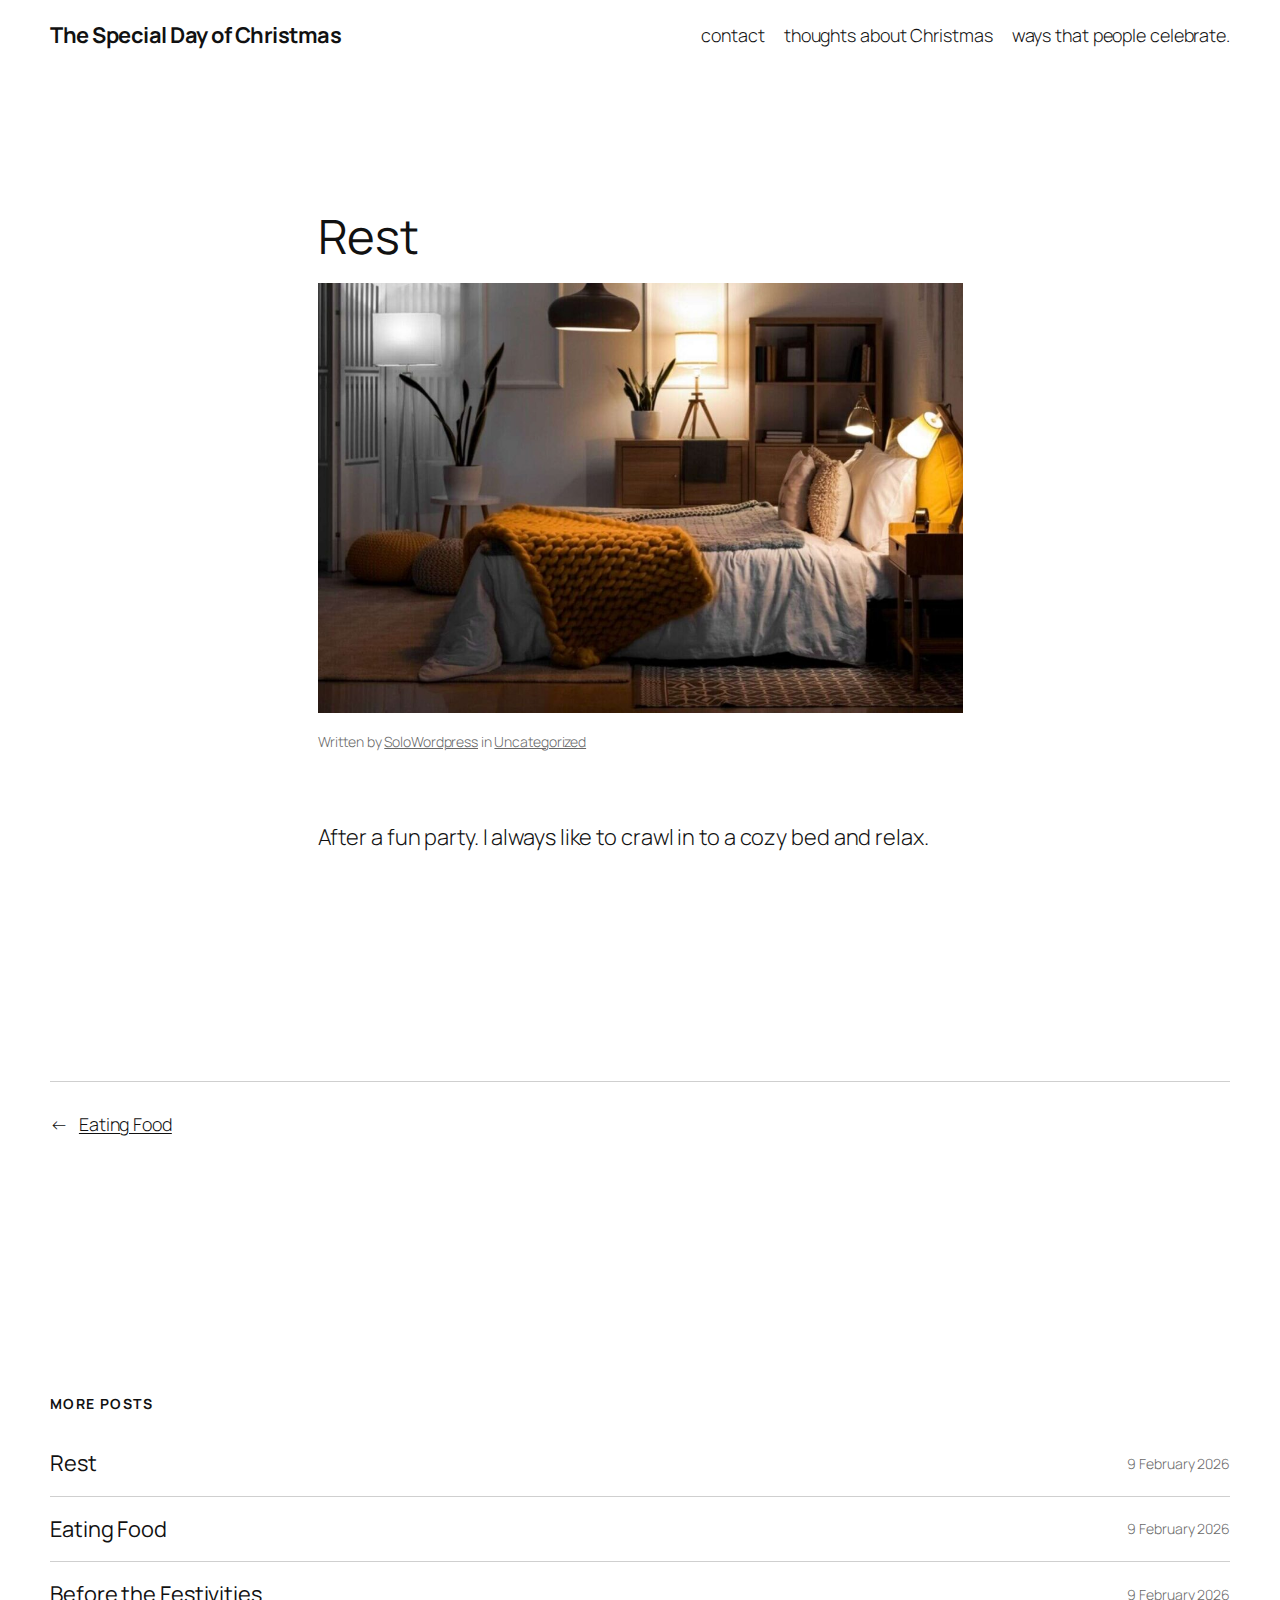
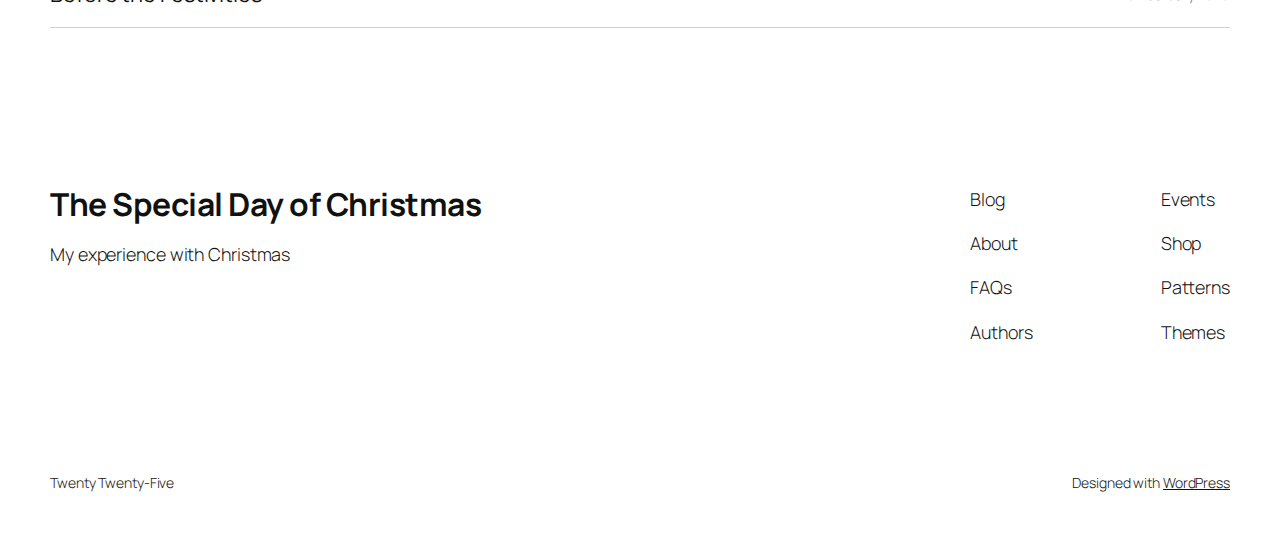
<file: rest/index.html>
<!DOCTYPE html>
<html lang="en-CA">
<head>
	<meta charset="UTF-8" />
	<meta name="viewport" content="width=device-width, initial-scale=1" />
<meta name='robots' content='max-image-preview:large' />
<title>Rest &#8211; The Special Day of Christmas</title>
<link rel="alternate" type="application/rss+xml" title="The Special Day of Christmas &raquo; Feed" href="/feed/" />
<link rel="alternate" type="application/rss+xml" title="The Special Day of Christmas &raquo; Comments Feed" href="/comments/feed/" />
<link rel="alternate" type="application/rss+xml" title="The Special Day of Christmas &raquo; Rest Comments Feed" href="/rest/feed/" />
<link rel="alternate" title="oEmbed (JSON)" type="application/json+oembed" href="/wp-json/oembed/1.0/embed?url=http%3A%2F%2Flocalhost%3A8000%2Frest%2F" />
<link rel="alternate" title="oEmbed (XML)" type="text/xml+oembed" href="/wp-json/oembed/1.0/embed?url=http%3A%2F%2Flocalhost%3A8000%2Frest%2F&#038;format=xml" />
<style id='wp-img-auto-sizes-contain-inline-css'>
img:is([sizes=auto i],[sizes^="auto," i]){contain-intrinsic-size:3000px 1500px}
/*# sourceURL=wp-img-auto-sizes-contain-inline-css */
</style>
<style id='wp-block-site-title-inline-css'>
.wp-block-site-title{box-sizing:border-box}.wp-block-site-title :where(a){color:inherit;font-family:inherit;font-size:inherit;font-style:inherit;font-weight:inherit;letter-spacing:inherit;line-height:inherit;text-decoration:inherit}
/*# sourceURL=/wp-includes/blocks/site-title/style.min.css */
</style>
<style id='wp-block-page-list-inline-css'>
.wp-block-navigation .wp-block-page-list{align-items:var(--navigation-layout-align,initial);background-color:inherit;display:flex;flex-direction:var(--navigation-layout-direction,initial);flex-wrap:var(--navigation-layout-wrap,wrap);justify-content:var(--navigation-layout-justify,initial)}.wp-block-navigation .wp-block-navigation-item{background-color:inherit}.wp-block-page-list{box-sizing:border-box}
/*# sourceURL=/wp-includes/blocks/page-list/style.min.css */
</style>
<style id='wp-block-navigation-inline-css'>
.wp-block-navigation{position:relative}.wp-block-navigation ul{margin-bottom:0;margin-left:0;margin-top:0;padding-left:0}.wp-block-navigation ul,.wp-block-navigation ul li{list-style:none;padding:0}.wp-block-navigation .wp-block-navigation-item{align-items:center;background-color:inherit;display:flex;position:relative}.wp-block-navigation .wp-block-navigation-item .wp-block-navigation__submenu-container:empty{display:none}.wp-block-navigation .wp-block-navigation-item__content{display:block;z-index:1}.wp-block-navigation .wp-block-navigation-item__content.wp-block-navigation-item__content{color:inherit}.wp-block-navigation.has-text-decoration-underline .wp-block-navigation-item__content,.wp-block-navigation.has-text-decoration-underline .wp-block-navigation-item__content:active,.wp-block-navigation.has-text-decoration-underline .wp-block-navigation-item__content:focus{text-decoration:underline}.wp-block-navigation.has-text-decoration-line-through .wp-block-navigation-item__content,.wp-block-navigation.has-text-decoration-line-through .wp-block-navigation-item__content:active,.wp-block-navigation.has-text-decoration-line-through .wp-block-navigation-item__content:focus{text-decoration:line-through}.wp-block-navigation :where(a),.wp-block-navigation :where(a:active),.wp-block-navigation :where(a:focus){text-decoration:none}.wp-block-navigation .wp-block-navigation__submenu-icon{align-self:center;background-color:inherit;border:none;color:currentColor;display:inline-block;font-size:inherit;height:.6em;line-height:0;margin-left:.25em;padding:0;width:.6em}.wp-block-navigation .wp-block-navigation__submenu-icon svg{display:inline-block;stroke:currentColor;height:inherit;margin-top:.075em;width:inherit}.wp-block-navigation{--navigation-layout-justification-setting:flex-start;--navigation-layout-direction:row;--navigation-layout-wrap:wrap;--navigation-layout-justify:flex-start;--navigation-layout-align:center}.wp-block-navigation.is-vertical{--navigation-layout-direction:column;--navigation-layout-justify:initial;--navigation-layout-align:flex-start}.wp-block-navigation.no-wrap{--navigation-layout-wrap:nowrap}.wp-block-navigation.items-justified-center{--navigation-layout-justification-setting:center;--navigation-layout-justify:center}.wp-block-navigation.items-justified-center.is-vertical{--navigation-layout-align:center}.wp-block-navigation.items-justified-right{--navigation-layout-justification-setting:flex-end;--navigation-layout-justify:flex-end}.wp-block-navigation.items-justified-right.is-vertical{--navigation-layout-align:flex-end}.wp-block-navigation.items-justified-space-between{--navigation-layout-justification-setting:space-between;--navigation-layout-justify:space-between}.wp-block-navigation .has-child .wp-block-navigation__submenu-container{align-items:normal;background-color:inherit;color:inherit;display:flex;flex-direction:column;opacity:0;position:absolute;z-index:2}@media not (prefers-reduced-motion){.wp-block-navigation .has-child .wp-block-navigation__submenu-container{transition:opacity .1s linear}}.wp-block-navigation .has-child .wp-block-navigation__submenu-container{height:0;overflow:hidden;visibility:hidden;width:0}.wp-block-navigation .has-child .wp-block-navigation__submenu-container>.wp-block-navigation-item>.wp-block-navigation-item__content{display:flex;flex-grow:1;padding:.5em 1em}.wp-block-navigation .has-child .wp-block-navigation__submenu-container>.wp-block-navigation-item>.wp-block-navigation-item__content .wp-block-navigation__submenu-icon{margin-left:auto;margin-right:0}.wp-block-navigation .has-child .wp-block-navigation__submenu-container .wp-block-navigation-item__content{margin:0}.wp-block-navigation .has-child .wp-block-navigation__submenu-container{left:-1px;top:100%}@media (min-width:782px){.wp-block-navigation .has-child .wp-block-navigation__submenu-container .wp-block-navigation__submenu-container{left:100%;top:-1px}.wp-block-navigation .has-child .wp-block-navigation__submenu-container .wp-block-navigation__submenu-container:before{background:#0000;content:"";display:block;height:100%;position:absolute;right:100%;width:.5em}.wp-block-navigation .has-child .wp-block-navigation__submenu-container .wp-block-navigation__submenu-icon{margin-right:.25em}.wp-block-navigation .has-child .wp-block-navigation__submenu-container .wp-block-navigation__submenu-icon svg{transform:rotate(-90deg)}}.wp-block-navigation .has-child .wp-block-navigation-submenu__toggle[aria-expanded=true]~.wp-block-navigation__submenu-container,.wp-block-navigation .has-child:not(.open-on-click):hover>.wp-block-navigation__submenu-container,.wp-block-navigation .has-child:not(.open-on-click):not(.open-on-hover-click):focus-within>.wp-block-navigation__submenu-container{height:auto;min-width:200px;opacity:1;overflow:visible;visibility:visible;width:auto}.wp-block-navigation.has-background .has-child .wp-block-navigation__submenu-container{left:0;top:100%}@media (min-width:782px){.wp-block-navigation.has-background .has-child .wp-block-navigation__submenu-container .wp-block-navigation__submenu-container{left:100%;top:0}}.wp-block-navigation-submenu{display:flex;position:relative}.wp-block-navigation-submenu .wp-block-navigation__submenu-icon svg{stroke:currentColor}button.wp-block-navigation-item__content{background-color:initial;border:none;color:currentColor;font-family:inherit;font-size:inherit;font-style:inherit;font-weight:inherit;letter-spacing:inherit;line-height:inherit;text-align:left;text-transform:inherit}.wp-block-navigation-submenu__toggle{cursor:pointer}.wp-block-navigation-submenu__toggle[aria-expanded=true]+.wp-block-navigation__submenu-icon>svg,.wp-block-navigation-submenu__toggle[aria-expanded=true]>svg{transform:rotate(180deg)}.wp-block-navigation-item.open-on-click .wp-block-navigation-submenu__toggle{padding-left:0;padding-right:.85em}.wp-block-navigation-item.open-on-click .wp-block-navigation-submenu__toggle+.wp-block-navigation__submenu-icon{margin-left:-.6em;pointer-events:none}.wp-block-navigation-item.open-on-click button.wp-block-navigation-item__content:not(.wp-block-navigation-submenu__toggle){padding:0}.wp-block-navigation .wp-block-page-list,.wp-block-navigation__container,.wp-block-navigation__responsive-close,.wp-block-navigation__responsive-container,.wp-block-navigation__responsive-container-content,.wp-block-navigation__responsive-dialog{gap:inherit}:where(.wp-block-navigation.has-background .wp-block-navigation-item a:not(.wp-element-button)),:where(.wp-block-navigation.has-background .wp-block-navigation-submenu a:not(.wp-element-button)){padding:.5em 1em}:where(.wp-block-navigation .wp-block-navigation__submenu-container .wp-block-navigation-item a:not(.wp-element-button)),:where(.wp-block-navigation .wp-block-navigation__submenu-container .wp-block-navigation-submenu a:not(.wp-element-button)),:where(.wp-block-navigation .wp-block-navigation__submenu-container .wp-block-navigation-submenu button.wp-block-navigation-item__content),:where(.wp-block-navigation .wp-block-navigation__submenu-container .wp-block-pages-list__item button.wp-block-navigation-item__content){padding:.5em 1em}.wp-block-navigation.items-justified-right .wp-block-navigation__container .has-child .wp-block-navigation__submenu-container,.wp-block-navigation.items-justified-right .wp-block-page-list>.has-child .wp-block-navigation__submenu-container,.wp-block-navigation.items-justified-space-between .wp-block-page-list>.has-child:last-child .wp-block-navigation__submenu-container,.wp-block-navigation.items-justified-space-between>.wp-block-navigation__container>.has-child:last-child .wp-block-navigation__submenu-container{left:auto;right:0}.wp-block-navigation.items-justified-right .wp-block-navigation__container .has-child .wp-block-navigation__submenu-container .wp-block-navigation__submenu-container,.wp-block-navigation.items-justified-right .wp-block-page-list>.has-child .wp-block-navigation__submenu-container .wp-block-navigation__submenu-container,.wp-block-navigation.items-justified-space-between .wp-block-page-list>.has-child:last-child .wp-block-navigation__submenu-container .wp-block-navigation__submenu-container,.wp-block-navigation.items-justified-space-between>.wp-block-navigation__container>.has-child:last-child .wp-block-navigation__submenu-container .wp-block-navigation__submenu-container{left:-1px;right:-1px}@media (min-width:782px){.wp-block-navigation.items-justified-right .wp-block-navigation__container .has-child .wp-block-navigation__submenu-container .wp-block-navigation__submenu-container,.wp-block-navigation.items-justified-right .wp-block-page-list>.has-child .wp-block-navigation__submenu-container .wp-block-navigation__submenu-container,.wp-block-navigation.items-justified-space-between .wp-block-page-list>.has-child:last-child .wp-block-navigation__submenu-container .wp-block-navigation__submenu-container,.wp-block-navigation.items-justified-space-between>.wp-block-navigation__container>.has-child:last-child .wp-block-navigation__submenu-container .wp-block-navigation__submenu-container{left:auto;right:100%}}.wp-block-navigation:not(.has-background) .wp-block-navigation__submenu-container{background-color:#fff;border:1px solid #00000026}.wp-block-navigation.has-background .wp-block-navigation__submenu-container{background-color:inherit}.wp-block-navigation:not(.has-text-color) .wp-block-navigation__submenu-container{color:#000}.wp-block-navigation__container{align-items:var(--navigation-layout-align,initial);display:flex;flex-direction:var(--navigation-layout-direction,initial);flex-wrap:var(--navigation-layout-wrap,wrap);justify-content:var(--navigation-layout-justify,initial);list-style:none;margin:0;padding-left:0}.wp-block-navigation__container .is-responsive{display:none}.wp-block-navigation__container:only-child,.wp-block-page-list:only-child{flex-grow:1}@keyframes overlay-menu__fade-in-animation{0%{opacity:0;transform:translateY(.5em)}to{opacity:1;transform:translateY(0)}}.wp-block-navigation__responsive-container{bottom:0;display:none;left:0;position:fixed;right:0;top:0}.wp-block-navigation__responsive-container :where(.wp-block-navigation-item a){color:inherit}.wp-block-navigation__responsive-container .wp-block-navigation__responsive-container-content{align-items:var(--navigation-layout-align,initial);display:flex;flex-direction:var(--navigation-layout-direction,initial);flex-wrap:var(--navigation-layout-wrap,wrap);justify-content:var(--navigation-layout-justify,initial)}.wp-block-navigation__responsive-container:not(.is-menu-open.is-menu-open){background-color:inherit!important;color:inherit!important}.wp-block-navigation__responsive-container.is-menu-open{background-color:inherit;display:flex;flex-direction:column}@media not (prefers-reduced-motion){.wp-block-navigation__responsive-container.is-menu-open{animation:overlay-menu__fade-in-animation .1s ease-out;animation-fill-mode:forwards}}.wp-block-navigation__responsive-container.is-menu-open{overflow:auto;padding:clamp(1rem,var(--wp--style--root--padding-top),20rem) clamp(1rem,var(--wp--style--root--padding-right),20rem) clamp(1rem,var(--wp--style--root--padding-bottom),20rem) clamp(1rem,var(--wp--style--root--padding-left),20rem);z-index:100000}.wp-block-navigation__responsive-container.is-menu-open .wp-block-navigation__responsive-container-content{align-items:var(--navigation-layout-justification-setting,inherit);display:flex;flex-direction:column;flex-wrap:nowrap;overflow:visible;padding-top:calc(2rem + 24px)}.wp-block-navigation__responsive-container.is-menu-open .wp-block-navigation__responsive-container-content,.wp-block-navigation__responsive-container.is-menu-open .wp-block-navigation__responsive-container-content .wp-block-navigation__container,.wp-block-navigation__responsive-container.is-menu-open .wp-block-navigation__responsive-container-content .wp-block-page-list{justify-content:flex-start}.wp-block-navigation__responsive-container.is-menu-open .wp-block-navigation__responsive-container-content .wp-block-navigation__submenu-icon{display:none}.wp-block-navigation__responsive-container.is-menu-open .wp-block-navigation__responsive-container-content .has-child .wp-block-navigation__submenu-container{border:none;height:auto;min-width:200px;opacity:1;overflow:initial;padding-left:2rem;padding-right:2rem;position:static;visibility:visible;width:auto}.wp-block-navigation__responsive-container.is-menu-open .wp-block-navigation__responsive-container-content .wp-block-navigation__container,.wp-block-navigation__responsive-container.is-menu-open .wp-block-navigation__responsive-container-content .wp-block-navigation__submenu-container{gap:inherit}.wp-block-navigation__responsive-container.is-menu-open .wp-block-navigation__responsive-container-content .wp-block-navigation__submenu-container{padding-top:var(--wp--style--block-gap,2em)}.wp-block-navigation__responsive-container.is-menu-open .wp-block-navigation__responsive-container-content .wp-block-navigation-item__content{padding:0}.wp-block-navigation__responsive-container.is-menu-open .wp-block-navigation__responsive-container-content .wp-block-navigation-item,.wp-block-navigation__responsive-container.is-menu-open .wp-block-navigation__responsive-container-content .wp-block-navigation__container,.wp-block-navigation__responsive-container.is-menu-open .wp-block-navigation__responsive-container-content .wp-block-page-list{align-items:var(--navigation-layout-justification-setting,initial);display:flex;flex-direction:column}.wp-block-navigation__responsive-container.is-menu-open .wp-block-navigation-item,.wp-block-navigation__responsive-container.is-menu-open .wp-block-navigation-item .wp-block-navigation__submenu-container,.wp-block-navigation__responsive-container.is-menu-open .wp-block-navigation__container,.wp-block-navigation__responsive-container.is-menu-open .wp-block-page-list{background:#0000!important;color:inherit!important}.wp-block-navigation__responsive-container.is-menu-open .wp-block-navigation__submenu-container.wp-block-navigation__submenu-container.wp-block-navigation__submenu-container.wp-block-navigation__submenu-container{left:auto;right:auto}@media (min-width:600px){.wp-block-navigation__responsive-container:not(.hidden-by-default):not(.is-menu-open){background-color:inherit;display:block;position:relative;width:100%;z-index:auto}.wp-block-navigation__responsive-container:not(.hidden-by-default):not(.is-menu-open) .wp-block-navigation__responsive-container-close{display:none}.wp-block-navigation__responsive-container.is-menu-open .wp-block-navigation__submenu-container.wp-block-navigation__submenu-container.wp-block-navigation__submenu-container.wp-block-navigation__submenu-container{left:0}}.wp-block-navigation:not(.has-background) .wp-block-navigation__responsive-container.is-menu-open{background-color:#fff}.wp-block-navigation:not(.has-text-color) .wp-block-navigation__responsive-container.is-menu-open{color:#000}.wp-block-navigation__toggle_button_label{font-size:1rem;font-weight:700}.wp-block-navigation__responsive-container-close,.wp-block-navigation__responsive-container-open{background:#0000;border:none;color:currentColor;cursor:pointer;margin:0;padding:0;text-transform:inherit;vertical-align:middle}.wp-block-navigation__responsive-container-close svg,.wp-block-navigation__responsive-container-open svg{fill:currentColor;display:block;height:24px;pointer-events:none;width:24px}.wp-block-navigation__responsive-container-open{display:flex}.wp-block-navigation__responsive-container-open.wp-block-navigation__responsive-container-open.wp-block-navigation__responsive-container-open{font-family:inherit;font-size:inherit;font-weight:inherit}@media (min-width:600px){.wp-block-navigation__responsive-container-open:not(.always-shown){display:none}}.wp-block-navigation__responsive-container-close{position:absolute;right:0;top:0;z-index:2}.wp-block-navigation__responsive-container-close.wp-block-navigation__responsive-container-close.wp-block-navigation__responsive-container-close{font-family:inherit;font-size:inherit;font-weight:inherit}.wp-block-navigation__responsive-close{width:100%}.has-modal-open .wp-block-navigation__responsive-close{margin-left:auto;margin-right:auto;max-width:var(--wp--style--global--wide-size,100%)}.wp-block-navigation__responsive-close:focus{outline:none}.is-menu-open .wp-block-navigation__responsive-close,.is-menu-open .wp-block-navigation__responsive-container-content,.is-menu-open .wp-block-navigation__responsive-dialog{box-sizing:border-box}.wp-block-navigation__responsive-dialog{position:relative}.has-modal-open .admin-bar .is-menu-open .wp-block-navigation__responsive-dialog{margin-top:46px}@media (min-width:782px){.has-modal-open .admin-bar .is-menu-open .wp-block-navigation__responsive-dialog{margin-top:32px}}html.has-modal-open{overflow:hidden}
/*# sourceURL=/wp-includes/blocks/navigation/style.min.css */
</style>
<style id='wp-block-group-inline-css'>
.wp-block-group{box-sizing:border-box}:where(.wp-block-group.wp-block-group-is-layout-constrained){position:relative}
/*# sourceURL=/wp-includes/blocks/group/style.min.css */
</style>
<style id='wp-block-post-title-inline-css'>
.wp-block-post-title{box-sizing:border-box;word-break:break-word}.wp-block-post-title :where(a){display:inline-block;font-family:inherit;font-size:inherit;font-style:inherit;font-weight:inherit;letter-spacing:inherit;line-height:inherit;text-decoration:inherit}
/*# sourceURL=/wp-includes/blocks/post-title/style.min.css */
</style>
<style id='wp-block-post-featured-image-inline-css'>
.wp-block-post-featured-image{margin-left:0;margin-right:0}.wp-block-post-featured-image a{display:block;height:100%}.wp-block-post-featured-image :where(img){box-sizing:border-box;height:auto;max-width:100%;vertical-align:bottom;width:100%}.wp-block-post-featured-image.alignfull img,.wp-block-post-featured-image.alignwide img{width:100%}.wp-block-post-featured-image .wp-block-post-featured-image__overlay.has-background-dim{background-color:#000;inset:0;position:absolute}.wp-block-post-featured-image{position:relative}.wp-block-post-featured-image .wp-block-post-featured-image__overlay.has-background-gradient{background-color:initial}.wp-block-post-featured-image .wp-block-post-featured-image__overlay.has-background-dim-0{opacity:0}.wp-block-post-featured-image .wp-block-post-featured-image__overlay.has-background-dim-10{opacity:.1}.wp-block-post-featured-image .wp-block-post-featured-image__overlay.has-background-dim-20{opacity:.2}.wp-block-post-featured-image .wp-block-post-featured-image__overlay.has-background-dim-30{opacity:.3}.wp-block-post-featured-image .wp-block-post-featured-image__overlay.has-background-dim-40{opacity:.4}.wp-block-post-featured-image .wp-block-post-featured-image__overlay.has-background-dim-50{opacity:.5}.wp-block-post-featured-image .wp-block-post-featured-image__overlay.has-background-dim-60{opacity:.6}.wp-block-post-featured-image .wp-block-post-featured-image__overlay.has-background-dim-70{opacity:.7}.wp-block-post-featured-image .wp-block-post-featured-image__overlay.has-background-dim-80{opacity:.8}.wp-block-post-featured-image .wp-block-post-featured-image__overlay.has-background-dim-90{opacity:.9}.wp-block-post-featured-image .wp-block-post-featured-image__overlay.has-background-dim-100{opacity:1}.wp-block-post-featured-image:where(.alignleft,.alignright){width:100%}
/*# sourceURL=/wp-includes/blocks/post-featured-image/style.min.css */
</style>
<style id='wp-block-paragraph-inline-css'>
.is-small-text{font-size:.875em}.is-regular-text{font-size:1em}.is-large-text{font-size:2.25em}.is-larger-text{font-size:3em}.has-drop-cap:not(:focus):first-letter{float:left;font-size:8.4em;font-style:normal;font-weight:100;line-height:.68;margin:.05em .1em 0 0;text-transform:uppercase}body.rtl .has-drop-cap:not(:focus):first-letter{float:none;margin-left:.1em}p.has-drop-cap.has-background{overflow:hidden}:root :where(p.has-background){padding:1.25em 2.375em}:where(p.has-text-color:not(.has-link-color)) a{color:inherit}p.has-text-align-left[style*="writing-mode:vertical-lr"],p.has-text-align-right[style*="writing-mode:vertical-rl"]{rotate:180deg}
/*# sourceURL=/wp-includes/blocks/paragraph/style.min.css */
</style>
<style id='wp-block-post-author-name-inline-css'>
.wp-block-post-author-name{box-sizing:border-box}
/*# sourceURL=/wp-includes/blocks/post-author-name/style.min.css */
</style>
<style id='wp-block-post-terms-inline-css'>
.wp-block-post-terms{box-sizing:border-box}.wp-block-post-terms .wp-block-post-terms__separator{white-space:pre-wrap}
/*# sourceURL=/wp-includes/blocks/post-terms/style.min.css */
</style>
<style id='wp-block-post-content-inline-css'>
.wp-block-post-content{display:flow-root}
/*# sourceURL=/wp-includes/blocks/post-content/style.min.css */
</style>
<style id='wp-block-post-navigation-link-inline-css'>
.wp-block-post-navigation-link .wp-block-post-navigation-link__arrow-previous{display:inline-block;margin-right:1ch}.wp-block-post-navigation-link .wp-block-post-navigation-link__arrow-previous:not(.is-arrow-chevron){transform:scaleX(1)}.wp-block-post-navigation-link .wp-block-post-navigation-link__arrow-next{display:inline-block;margin-left:1ch}.wp-block-post-navigation-link .wp-block-post-navigation-link__arrow-next:not(.is-arrow-chevron){transform:scaleX(1)}.wp-block-post-navigation-link.has-text-align-left[style*="writing-mode: vertical-lr"],.wp-block-post-navigation-link.has-text-align-right[style*="writing-mode: vertical-rl"]{rotate:180deg}
/*# sourceURL=/wp-includes/blocks/post-navigation-link/style.min.css */
</style>
<style id='wp-block-heading-inline-css'>
h1:where(.wp-block-heading).has-background,h2:where(.wp-block-heading).has-background,h3:where(.wp-block-heading).has-background,h4:where(.wp-block-heading).has-background,h5:where(.wp-block-heading).has-background,h6:where(.wp-block-heading).has-background{padding:1.25em 2.375em}h1.has-text-align-left[style*=writing-mode]:where([style*=vertical-lr]),h1.has-text-align-right[style*=writing-mode]:where([style*=vertical-rl]),h2.has-text-align-left[style*=writing-mode]:where([style*=vertical-lr]),h2.has-text-align-right[style*=writing-mode]:where([style*=vertical-rl]),h3.has-text-align-left[style*=writing-mode]:where([style*=vertical-lr]),h3.has-text-align-right[style*=writing-mode]:where([style*=vertical-rl]),h4.has-text-align-left[style*=writing-mode]:where([style*=vertical-lr]),h4.has-text-align-right[style*=writing-mode]:where([style*=vertical-rl]),h5.has-text-align-left[style*=writing-mode]:where([style*=vertical-lr]),h5.has-text-align-right[style*=writing-mode]:where([style*=vertical-rl]),h6.has-text-align-left[style*=writing-mode]:where([style*=vertical-lr]),h6.has-text-align-right[style*=writing-mode]:where([style*=vertical-rl]){rotate:180deg}
/*# sourceURL=/wp-includes/blocks/heading/style.min.css */
</style>
<style id='wp-block-post-date-inline-css'>
.wp-block-post-date{box-sizing:border-box}
/*# sourceURL=/wp-includes/blocks/post-date/style.min.css */
</style>
<style id='wp-block-post-template-inline-css'>
.wp-block-post-template{box-sizing:border-box;list-style:none;margin-bottom:0;margin-top:0;max-width:100%;padding:0}.wp-block-post-template.is-flex-container{display:flex;flex-direction:row;flex-wrap:wrap;gap:1.25em}.wp-block-post-template.is-flex-container>li{margin:0;width:100%}@media (min-width:600px){.wp-block-post-template.is-flex-container.is-flex-container.columns-2>li{width:calc(50% - .625em)}.wp-block-post-template.is-flex-container.is-flex-container.columns-3>li{width:calc(33.33333% - .83333em)}.wp-block-post-template.is-flex-container.is-flex-container.columns-4>li{width:calc(25% - .9375em)}.wp-block-post-template.is-flex-container.is-flex-container.columns-5>li{width:calc(20% - 1em)}.wp-block-post-template.is-flex-container.is-flex-container.columns-6>li{width:calc(16.66667% - 1.04167em)}}@media (max-width:600px){.wp-block-post-template-is-layout-grid.wp-block-post-template-is-layout-grid.wp-block-post-template-is-layout-grid.wp-block-post-template-is-layout-grid{grid-template-columns:1fr}}.wp-block-post-template-is-layout-constrained>li>.alignright,.wp-block-post-template-is-layout-flow>li>.alignright{float:right;margin-inline-end:0;margin-inline-start:2em}.wp-block-post-template-is-layout-constrained>li>.alignleft,.wp-block-post-template-is-layout-flow>li>.alignleft{float:left;margin-inline-end:2em;margin-inline-start:0}.wp-block-post-template-is-layout-constrained>li>.aligncenter,.wp-block-post-template-is-layout-flow>li>.aligncenter{margin-inline-end:auto;margin-inline-start:auto}
/*# sourceURL=/wp-includes/blocks/post-template/style.min.css */
</style>
<style id='wp-block-site-tagline-inline-css'>
.wp-block-site-tagline{box-sizing:border-box}
/*# sourceURL=/wp-includes/blocks/site-tagline/style.min.css */
</style>
<style id='wp-block-spacer-inline-css'>
.wp-block-spacer{clear:both}
/*# sourceURL=/wp-includes/blocks/spacer/style.min.css */
</style>
<style id='wp-block-columns-inline-css'>
.wp-block-columns{box-sizing:border-box;display:flex;flex-wrap:wrap!important}@media (min-width:782px){.wp-block-columns{flex-wrap:nowrap!important}}.wp-block-columns{align-items:normal!important}.wp-block-columns.are-vertically-aligned-top{align-items:flex-start}.wp-block-columns.are-vertically-aligned-center{align-items:center}.wp-block-columns.are-vertically-aligned-bottom{align-items:flex-end}@media (max-width:781px){.wp-block-columns:not(.is-not-stacked-on-mobile)>.wp-block-column{flex-basis:100%!important}}@media (min-width:782px){.wp-block-columns:not(.is-not-stacked-on-mobile)>.wp-block-column{flex-basis:0;flex-grow:1}.wp-block-columns:not(.is-not-stacked-on-mobile)>.wp-block-column[style*=flex-basis]{flex-grow:0}}.wp-block-columns.is-not-stacked-on-mobile{flex-wrap:nowrap!important}.wp-block-columns.is-not-stacked-on-mobile>.wp-block-column{flex-basis:0;flex-grow:1}.wp-block-columns.is-not-stacked-on-mobile>.wp-block-column[style*=flex-basis]{flex-grow:0}:where(.wp-block-columns){margin-bottom:1.75em}:where(.wp-block-columns.has-background){padding:1.25em 2.375em}.wp-block-column{flex-grow:1;min-width:0;overflow-wrap:break-word;word-break:break-word}.wp-block-column.is-vertically-aligned-top{align-self:flex-start}.wp-block-column.is-vertically-aligned-center{align-self:center}.wp-block-column.is-vertically-aligned-bottom{align-self:flex-end}.wp-block-column.is-vertically-aligned-stretch{align-self:stretch}.wp-block-column.is-vertically-aligned-bottom,.wp-block-column.is-vertically-aligned-center,.wp-block-column.is-vertically-aligned-top{width:100%}
/*# sourceURL=/wp-includes/blocks/columns/style.min.css */
</style>
<style id='wp-block-navigation-link-inline-css'>
.wp-block-navigation .wp-block-navigation-item__label{overflow-wrap:break-word}.wp-block-navigation .wp-block-navigation-item__description{display:none}.link-ui-tools{outline:1px solid #f0f0f0;padding:8px}.link-ui-block-inserter{padding-top:8px}.link-ui-block-inserter__back{margin-left:8px;text-transform:uppercase}
/*# sourceURL=/wp-includes/blocks/navigation-link/style.min.css */
</style>
<style id='wp-block-library-inline-css'>
:root{--wp-block-synced-color:#7a00df;--wp-block-synced-color--rgb:122,0,223;--wp-bound-block-color:var(--wp-block-synced-color);--wp-editor-canvas-background:#ddd;--wp-admin-theme-color:#007cba;--wp-admin-theme-color--rgb:0,124,186;--wp-admin-theme-color-darker-10:#006ba1;--wp-admin-theme-color-darker-10--rgb:0,107,160.5;--wp-admin-theme-color-darker-20:#005a87;--wp-admin-theme-color-darker-20--rgb:0,90,135;--wp-admin-border-width-focus:2px}@media (min-resolution:192dpi){:root{--wp-admin-border-width-focus:1.5px}}.wp-element-button{cursor:pointer}:root .has-very-light-gray-background-color{background-color:#eee}:root .has-very-dark-gray-background-color{background-color:#313131}:root .has-very-light-gray-color{color:#eee}:root .has-very-dark-gray-color{color:#313131}:root .has-vivid-green-cyan-to-vivid-cyan-blue-gradient-background{background:linear-gradient(135deg,#00d084,#0693e3)}:root .has-purple-crush-gradient-background{background:linear-gradient(135deg,#34e2e4,#4721fb 50%,#ab1dfe)}:root .has-hazy-dawn-gradient-background{background:linear-gradient(135deg,#faaca8,#dad0ec)}:root .has-subdued-olive-gradient-background{background:linear-gradient(135deg,#fafae1,#67a671)}:root .has-atomic-cream-gradient-background{background:linear-gradient(135deg,#fdd79a,#004a59)}:root .has-nightshade-gradient-background{background:linear-gradient(135deg,#330968,#31cdcf)}:root .has-midnight-gradient-background{background:linear-gradient(135deg,#020381,#2874fc)}:root{--wp--preset--font-size--normal:16px;--wp--preset--font-size--huge:42px}.has-regular-font-size{font-size:1em}.has-larger-font-size{font-size:2.625em}.has-normal-font-size{font-size:var(--wp--preset--font-size--normal)}.has-huge-font-size{font-size:var(--wp--preset--font-size--huge)}.has-text-align-center{text-align:center}.has-text-align-left{text-align:left}.has-text-align-right{text-align:right}.has-fit-text{white-space:nowrap!important}#end-resizable-editor-section{display:none}.aligncenter{clear:both}.items-justified-left{justify-content:flex-start}.items-justified-center{justify-content:center}.items-justified-right{justify-content:flex-end}.items-justified-space-between{justify-content:space-between}.screen-reader-text{border:0;clip-path:inset(50%);height:1px;margin:-1px;overflow:hidden;padding:0;position:absolute;width:1px;word-wrap:normal!important}.screen-reader-text:focus{background-color:#ddd;clip-path:none;color:#444;display:block;font-size:1em;height:auto;left:5px;line-height:normal;padding:15px 23px 14px;text-decoration:none;top:5px;width:auto;z-index:100000}html :where(.has-border-color){border-style:solid}html :where([style*=border-top-color]){border-top-style:solid}html :where([style*=border-right-color]){border-right-style:solid}html :where([style*=border-bottom-color]){border-bottom-style:solid}html :where([style*=border-left-color]){border-left-style:solid}html :where([style*=border-width]){border-style:solid}html :where([style*=border-top-width]){border-top-style:solid}html :where([style*=border-right-width]){border-right-style:solid}html :where([style*=border-bottom-width]){border-bottom-style:solid}html :where([style*=border-left-width]){border-left-style:solid}html :where(img[class*=wp-image-]){height:auto;max-width:100%}:where(figure){margin:0 0 1em}html :where(.is-position-sticky){--wp-admin--admin-bar--position-offset:var(--wp-admin--admin-bar--height,0px)}@media screen and (max-width:600px){html :where(.is-position-sticky){--wp-admin--admin-bar--position-offset:0px}}
/*# sourceURL=/wp-includes/css/dist/block-library/common.min.css */
</style>
<style id='global-styles-inline-css'>
:root{--wp--preset--aspect-ratio--square: 1;--wp--preset--aspect-ratio--4-3: 4/3;--wp--preset--aspect-ratio--3-4: 3/4;--wp--preset--aspect-ratio--3-2: 3/2;--wp--preset--aspect-ratio--2-3: 2/3;--wp--preset--aspect-ratio--16-9: 16/9;--wp--preset--aspect-ratio--9-16: 9/16;--wp--preset--color--black: #000000;--wp--preset--color--cyan-bluish-gray: #abb8c3;--wp--preset--color--white: #ffffff;--wp--preset--color--pale-pink: #f78da7;--wp--preset--color--vivid-red: #cf2e2e;--wp--preset--color--luminous-vivid-orange: #ff6900;--wp--preset--color--luminous-vivid-amber: #fcb900;--wp--preset--color--light-green-cyan: #7bdcb5;--wp--preset--color--vivid-green-cyan: #00d084;--wp--preset--color--pale-cyan-blue: #8ed1fc;--wp--preset--color--vivid-cyan-blue: #0693e3;--wp--preset--color--vivid-purple: #9b51e0;--wp--preset--color--base: #FFFFFF;--wp--preset--color--contrast: #111111;--wp--preset--color--accent-1: #FFEE58;--wp--preset--color--accent-2: #F6CFF4;--wp--preset--color--accent-3: #503AA8;--wp--preset--color--accent-4: #686868;--wp--preset--color--accent-5: #FBFAF3;--wp--preset--color--accent-6: color-mix(in srgb, currentColor 20%, transparent);--wp--preset--gradient--vivid-cyan-blue-to-vivid-purple: linear-gradient(135deg,rgb(6,147,227) 0%,rgb(155,81,224) 100%);--wp--preset--gradient--light-green-cyan-to-vivid-green-cyan: linear-gradient(135deg,rgb(122,220,180) 0%,rgb(0,208,130) 100%);--wp--preset--gradient--luminous-vivid-amber-to-luminous-vivid-orange: linear-gradient(135deg,rgb(252,185,0) 0%,rgb(255,105,0) 100%);--wp--preset--gradient--luminous-vivid-orange-to-vivid-red: linear-gradient(135deg,rgb(255,105,0) 0%,rgb(207,46,46) 100%);--wp--preset--gradient--very-light-gray-to-cyan-bluish-gray: linear-gradient(135deg,rgb(238,238,238) 0%,rgb(169,184,195) 100%);--wp--preset--gradient--cool-to-warm-spectrum: linear-gradient(135deg,rgb(74,234,220) 0%,rgb(151,120,209) 20%,rgb(207,42,186) 40%,rgb(238,44,130) 60%,rgb(251,105,98) 80%,rgb(254,248,76) 100%);--wp--preset--gradient--blush-light-purple: linear-gradient(135deg,rgb(255,206,236) 0%,rgb(152,150,240) 100%);--wp--preset--gradient--blush-bordeaux: linear-gradient(135deg,rgb(254,205,165) 0%,rgb(254,45,45) 50%,rgb(107,0,62) 100%);--wp--preset--gradient--luminous-dusk: linear-gradient(135deg,rgb(255,203,112) 0%,rgb(199,81,192) 50%,rgb(65,88,208) 100%);--wp--preset--gradient--pale-ocean: linear-gradient(135deg,rgb(255,245,203) 0%,rgb(182,227,212) 50%,rgb(51,167,181) 100%);--wp--preset--gradient--electric-grass: linear-gradient(135deg,rgb(202,248,128) 0%,rgb(113,206,126) 100%);--wp--preset--gradient--midnight: linear-gradient(135deg,rgb(2,3,129) 0%,rgb(40,116,252) 100%);--wp--preset--font-size--small: 0.875rem;--wp--preset--font-size--medium: clamp(1rem, 1rem + ((1vw - 0.2rem) * 0.196), 1.125rem);--wp--preset--font-size--large: clamp(1.125rem, 1.125rem + ((1vw - 0.2rem) * 0.392), 1.375rem);--wp--preset--font-size--x-large: clamp(1.75rem, 1.75rem + ((1vw - 0.2rem) * 0.392), 2rem);--wp--preset--font-size--xx-large: clamp(2.15rem, 2.15rem + ((1vw - 0.2rem) * 1.333), 3rem);--wp--preset--font-family--manrope: Manrope, sans-serif;--wp--preset--font-family--fira-code: "Fira Code", monospace;--wp--preset--spacing--20: 10px;--wp--preset--spacing--30: 20px;--wp--preset--spacing--40: 30px;--wp--preset--spacing--50: clamp(30px, 5vw, 50px);--wp--preset--spacing--60: clamp(30px, 7vw, 70px);--wp--preset--spacing--70: clamp(50px, 7vw, 90px);--wp--preset--spacing--80: clamp(70px, 10vw, 140px);--wp--preset--shadow--natural: 6px 6px 9px rgba(0, 0, 0, 0.2);--wp--preset--shadow--deep: 12px 12px 50px rgba(0, 0, 0, 0.4);--wp--preset--shadow--sharp: 6px 6px 0px rgba(0, 0, 0, 0.2);--wp--preset--shadow--outlined: 6px 6px 0px -3px rgb(255, 255, 255), 6px 6px rgb(0, 0, 0);--wp--preset--shadow--crisp: 6px 6px 0px rgb(0, 0, 0);}:root { --wp--style--global--content-size: 645px;--wp--style--global--wide-size: 1340px; }:where(body) { margin: 0; }.wp-site-blocks { padding-top: var(--wp--style--root--padding-top); padding-bottom: var(--wp--style--root--padding-bottom); }.has-global-padding { padding-right: var(--wp--style--root--padding-right); padding-left: var(--wp--style--root--padding-left); }.has-global-padding > .alignfull { margin-right: calc(var(--wp--style--root--padding-right) * -1); margin-left: calc(var(--wp--style--root--padding-left) * -1); }.has-global-padding :where(:not(.alignfull.is-layout-flow) > .has-global-padding:not(.wp-block-block, .alignfull)) { padding-right: 0; padding-left: 0; }.has-global-padding :where(:not(.alignfull.is-layout-flow) > .has-global-padding:not(.wp-block-block, .alignfull)) > .alignfull { margin-left: 0; margin-right: 0; }.wp-site-blocks > .alignleft { float: left; margin-right: 2em; }.wp-site-blocks > .alignright { float: right; margin-left: 2em; }.wp-site-blocks > .aligncenter { justify-content: center; margin-left: auto; margin-right: auto; }:where(.wp-site-blocks) > * { margin-block-start: 1.2rem; margin-block-end: 0; }:where(.wp-site-blocks) > :first-child { margin-block-start: 0; }:where(.wp-site-blocks) > :last-child { margin-block-end: 0; }:root { --wp--style--block-gap: 1.2rem; }:root :where(.is-layout-flow) > :first-child{margin-block-start: 0;}:root :where(.is-layout-flow) > :last-child{margin-block-end: 0;}:root :where(.is-layout-flow) > *{margin-block-start: 1.2rem;margin-block-end: 0;}:root :where(.is-layout-constrained) > :first-child{margin-block-start: 0;}:root :where(.is-layout-constrained) > :last-child{margin-block-end: 0;}:root :where(.is-layout-constrained) > *{margin-block-start: 1.2rem;margin-block-end: 0;}:root :where(.is-layout-flex){gap: 1.2rem;}:root :where(.is-layout-grid){gap: 1.2rem;}.is-layout-flow > .alignleft{float: left;margin-inline-start: 0;margin-inline-end: 2em;}.is-layout-flow > .alignright{float: right;margin-inline-start: 2em;margin-inline-end: 0;}.is-layout-flow > .aligncenter{margin-left: auto !important;margin-right: auto !important;}.is-layout-constrained > .alignleft{float: left;margin-inline-start: 0;margin-inline-end: 2em;}.is-layout-constrained > .alignright{float: right;margin-inline-start: 2em;margin-inline-end: 0;}.is-layout-constrained > .aligncenter{margin-left: auto !important;margin-right: auto !important;}.is-layout-constrained > :where(:not(.alignleft):not(.alignright):not(.alignfull)){max-width: var(--wp--style--global--content-size);margin-left: auto !important;margin-right: auto !important;}.is-layout-constrained > .alignwide{max-width: var(--wp--style--global--wide-size);}body .is-layout-flex{display: flex;}.is-layout-flex{flex-wrap: wrap;align-items: center;}.is-layout-flex > :is(*, div){margin: 0;}body .is-layout-grid{display: grid;}.is-layout-grid > :is(*, div){margin: 0;}body{background-color: var(--wp--preset--color--base);color: var(--wp--preset--color--contrast);font-family: var(--wp--preset--font-family--manrope);font-size: var(--wp--preset--font-size--large);font-weight: 300;letter-spacing: -0.1px;line-height: 1.4;--wp--style--root--padding-top: 0px;--wp--style--root--padding-right: var(--wp--preset--spacing--50);--wp--style--root--padding-bottom: 0px;--wp--style--root--padding-left: var(--wp--preset--spacing--50);}a:where(:not(.wp-element-button)){color: currentColor;text-decoration: underline;}:root :where(a:where(:not(.wp-element-button)):hover){text-decoration: none;}h1, h2, h3, h4, h5, h6{font-weight: 400;letter-spacing: -0.1px;line-height: 1.125;}h1{font-size: var(--wp--preset--font-size--xx-large);}h2{font-size: var(--wp--preset--font-size--x-large);}h3{font-size: var(--wp--preset--font-size--large);}h4{font-size: var(--wp--preset--font-size--medium);}h5{font-size: var(--wp--preset--font-size--small);letter-spacing: 0.5px;}h6{font-size: var(--wp--preset--font-size--small);font-weight: 700;letter-spacing: 1.4px;text-transform: uppercase;}:root :where(.wp-element-button, .wp-block-button__link){background-color: var(--wp--preset--color--contrast);border-width: 0;color: var(--wp--preset--color--base);font-family: inherit;font-size: var(--wp--preset--font-size--medium);font-style: inherit;font-weight: inherit;letter-spacing: inherit;line-height: inherit;padding-top: 1rem;padding-right: 2.25rem;padding-bottom: 1rem;padding-left: 2.25rem;text-decoration: none;text-transform: inherit;}:root :where(.wp-element-button:hover, .wp-block-button__link:hover){background-color: color-mix(in srgb, var(--wp--preset--color--contrast) 85%, transparent);border-color: transparent;color: var(--wp--preset--color--base);}:root :where(.wp-element-button:focus, .wp-block-button__link:focus){outline-color: var(--wp--preset--color--accent-4);outline-offset: 2px;}:root :where(.wp-element-caption, .wp-block-audio figcaption, .wp-block-embed figcaption, .wp-block-gallery figcaption, .wp-block-image figcaption, .wp-block-table figcaption, .wp-block-video figcaption){font-size: var(--wp--preset--font-size--small);line-height: 1.4;}.has-black-color{color: var(--wp--preset--color--black) !important;}.has-cyan-bluish-gray-color{color: var(--wp--preset--color--cyan-bluish-gray) !important;}.has-white-color{color: var(--wp--preset--color--white) !important;}.has-pale-pink-color{color: var(--wp--preset--color--pale-pink) !important;}.has-vivid-red-color{color: var(--wp--preset--color--vivid-red) !important;}.has-luminous-vivid-orange-color{color: var(--wp--preset--color--luminous-vivid-orange) !important;}.has-luminous-vivid-amber-color{color: var(--wp--preset--color--luminous-vivid-amber) !important;}.has-light-green-cyan-color{color: var(--wp--preset--color--light-green-cyan) !important;}.has-vivid-green-cyan-color{color: var(--wp--preset--color--vivid-green-cyan) !important;}.has-pale-cyan-blue-color{color: var(--wp--preset--color--pale-cyan-blue) !important;}.has-vivid-cyan-blue-color{color: var(--wp--preset--color--vivid-cyan-blue) !important;}.has-vivid-purple-color{color: var(--wp--preset--color--vivid-purple) !important;}.has-base-color{color: var(--wp--preset--color--base) !important;}.has-contrast-color{color: var(--wp--preset--color--contrast) !important;}.has-accent-1-color{color: var(--wp--preset--color--accent-1) !important;}.has-accent-2-color{color: var(--wp--preset--color--accent-2) !important;}.has-accent-3-color{color: var(--wp--preset--color--accent-3) !important;}.has-accent-4-color{color: var(--wp--preset--color--accent-4) !important;}.has-accent-5-color{color: var(--wp--preset--color--accent-5) !important;}.has-accent-6-color{color: var(--wp--preset--color--accent-6) !important;}.has-black-background-color{background-color: var(--wp--preset--color--black) !important;}.has-cyan-bluish-gray-background-color{background-color: var(--wp--preset--color--cyan-bluish-gray) !important;}.has-white-background-color{background-color: var(--wp--preset--color--white) !important;}.has-pale-pink-background-color{background-color: var(--wp--preset--color--pale-pink) !important;}.has-vivid-red-background-color{background-color: var(--wp--preset--color--vivid-red) !important;}.has-luminous-vivid-orange-background-color{background-color: var(--wp--preset--color--luminous-vivid-orange) !important;}.has-luminous-vivid-amber-background-color{background-color: var(--wp--preset--color--luminous-vivid-amber) !important;}.has-light-green-cyan-background-color{background-color: var(--wp--preset--color--light-green-cyan) !important;}.has-vivid-green-cyan-background-color{background-color: var(--wp--preset--color--vivid-green-cyan) !important;}.has-pale-cyan-blue-background-color{background-color: var(--wp--preset--color--pale-cyan-blue) !important;}.has-vivid-cyan-blue-background-color{background-color: var(--wp--preset--color--vivid-cyan-blue) !important;}.has-vivid-purple-background-color{background-color: var(--wp--preset--color--vivid-purple) !important;}.has-base-background-color{background-color: var(--wp--preset--color--base) !important;}.has-contrast-background-color{background-color: var(--wp--preset--color--contrast) !important;}.has-accent-1-background-color{background-color: var(--wp--preset--color--accent-1) !important;}.has-accent-2-background-color{background-color: var(--wp--preset--color--accent-2) !important;}.has-accent-3-background-color{background-color: var(--wp--preset--color--accent-3) !important;}.has-accent-4-background-color{background-color: var(--wp--preset--color--accent-4) !important;}.has-accent-5-background-color{background-color: var(--wp--preset--color--accent-5) !important;}.has-accent-6-background-color{background-color: var(--wp--preset--color--accent-6) !important;}.has-black-border-color{border-color: var(--wp--preset--color--black) !important;}.has-cyan-bluish-gray-border-color{border-color: var(--wp--preset--color--cyan-bluish-gray) !important;}.has-white-border-color{border-color: var(--wp--preset--color--white) !important;}.has-pale-pink-border-color{border-color: var(--wp--preset--color--pale-pink) !important;}.has-vivid-red-border-color{border-color: var(--wp--preset--color--vivid-red) !important;}.has-luminous-vivid-orange-border-color{border-color: var(--wp--preset--color--luminous-vivid-orange) !important;}.has-luminous-vivid-amber-border-color{border-color: var(--wp--preset--color--luminous-vivid-amber) !important;}.has-light-green-cyan-border-color{border-color: var(--wp--preset--color--light-green-cyan) !important;}.has-vivid-green-cyan-border-color{border-color: var(--wp--preset--color--vivid-green-cyan) !important;}.has-pale-cyan-blue-border-color{border-color: var(--wp--preset--color--pale-cyan-blue) !important;}.has-vivid-cyan-blue-border-color{border-color: var(--wp--preset--color--vivid-cyan-blue) !important;}.has-vivid-purple-border-color{border-color: var(--wp--preset--color--vivid-purple) !important;}.has-base-border-color{border-color: var(--wp--preset--color--base) !important;}.has-contrast-border-color{border-color: var(--wp--preset--color--contrast) !important;}.has-accent-1-border-color{border-color: var(--wp--preset--color--accent-1) !important;}.has-accent-2-border-color{border-color: var(--wp--preset--color--accent-2) !important;}.has-accent-3-border-color{border-color: var(--wp--preset--color--accent-3) !important;}.has-accent-4-border-color{border-color: var(--wp--preset--color--accent-4) !important;}.has-accent-5-border-color{border-color: var(--wp--preset--color--accent-5) !important;}.has-accent-6-border-color{border-color: var(--wp--preset--color--accent-6) !important;}.has-vivid-cyan-blue-to-vivid-purple-gradient-background{background: var(--wp--preset--gradient--vivid-cyan-blue-to-vivid-purple) !important;}.has-light-green-cyan-to-vivid-green-cyan-gradient-background{background: var(--wp--preset--gradient--light-green-cyan-to-vivid-green-cyan) !important;}.has-luminous-vivid-amber-to-luminous-vivid-orange-gradient-background{background: var(--wp--preset--gradient--luminous-vivid-amber-to-luminous-vivid-orange) !important;}.has-luminous-vivid-orange-to-vivid-red-gradient-background{background: var(--wp--preset--gradient--luminous-vivid-orange-to-vivid-red) !important;}.has-very-light-gray-to-cyan-bluish-gray-gradient-background{background: var(--wp--preset--gradient--very-light-gray-to-cyan-bluish-gray) !important;}.has-cool-to-warm-spectrum-gradient-background{background: var(--wp--preset--gradient--cool-to-warm-spectrum) !important;}.has-blush-light-purple-gradient-background{background: var(--wp--preset--gradient--blush-light-purple) !important;}.has-blush-bordeaux-gradient-background{background: var(--wp--preset--gradient--blush-bordeaux) !important;}.has-luminous-dusk-gradient-background{background: var(--wp--preset--gradient--luminous-dusk) !important;}.has-pale-ocean-gradient-background{background: var(--wp--preset--gradient--pale-ocean) !important;}.has-electric-grass-gradient-background{background: var(--wp--preset--gradient--electric-grass) !important;}.has-midnight-gradient-background{background: var(--wp--preset--gradient--midnight) !important;}.has-small-font-size{font-size: var(--wp--preset--font-size--small) !important;}.has-medium-font-size{font-size: var(--wp--preset--font-size--medium) !important;}.has-large-font-size{font-size: var(--wp--preset--font-size--large) !important;}.has-x-large-font-size{font-size: var(--wp--preset--font-size--x-large) !important;}.has-xx-large-font-size{font-size: var(--wp--preset--font-size--xx-large) !important;}.has-manrope-font-family{font-family: var(--wp--preset--font-family--manrope) !important;}.has-fira-code-font-family{font-family: var(--wp--preset--font-family--fira-code) !important;}
:root :where(.wp-block-columns-is-layout-flow) > :first-child{margin-block-start: 0;}:root :where(.wp-block-columns-is-layout-flow) > :last-child{margin-block-end: 0;}:root :where(.wp-block-columns-is-layout-flow) > *{margin-block-start: var(--wp--preset--spacing--50);margin-block-end: 0;}:root :where(.wp-block-columns-is-layout-constrained) > :first-child{margin-block-start: 0;}:root :where(.wp-block-columns-is-layout-constrained) > :last-child{margin-block-end: 0;}:root :where(.wp-block-columns-is-layout-constrained) > *{margin-block-start: var(--wp--preset--spacing--50);margin-block-end: 0;}:root :where(.wp-block-columns-is-layout-flex){gap: var(--wp--preset--spacing--50);}:root :where(.wp-block-columns-is-layout-grid){gap: var(--wp--preset--spacing--50);}
:root :where(.wp-block-post-date){color: var(--wp--preset--color--accent-4);font-size: var(--wp--preset--font-size--small);}
:root :where(.wp-block-post-date a:where(:not(.wp-element-button))){color: var(--wp--preset--color--accent-4);text-decoration: none;}
:root :where(.wp-block-post-date a:where(:not(.wp-element-button)):hover){text-decoration: underline;}
:root :where(.wp-block-post-navigation-link){font-size: var(--wp--preset--font-size--medium);}
:root :where(.wp-block-post-terms){font-size: var(--wp--preset--font-size--small);font-weight: 600;}:root :where(.wp-block-post-terms a){white-space: nowrap;}
:root :where(.wp-block-post-title a:where(:not(.wp-element-button))){text-decoration: none;}
:root :where(.wp-block-post-title a:where(:not(.wp-element-button)):hover){text-decoration: underline;}
:root :where(.wp-block-site-tagline){font-size: var(--wp--preset--font-size--medium);}
:root :where(.wp-block-site-title){font-weight: 700;letter-spacing: -.5px;}
:root :where(.wp-block-site-title a:where(:not(.wp-element-button))){text-decoration: none;}
:root :where(.wp-block-site-title a:where(:not(.wp-element-button)):hover){text-decoration: underline;}
:root :where(.wp-block-navigation){font-size: var(--wp--preset--font-size--medium);}
:root :where(.wp-block-navigation a:where(:not(.wp-element-button))){text-decoration: none;}
:root :where(.wp-block-navigation a:where(:not(.wp-element-button)):hover){text-decoration: underline;}
/*# sourceURL=global-styles-inline-css */
</style>
<style id='block-style-variation-styles-inline-css'>
:root :where(.is-style-post-terms-1--2 a:where(:not(.wp-element-button))){border-radius: 20px;border-color: var(--wp--preset--color--accent-6);border-width: 0.8px;border-style: solid;font-weight: 400;line-height: 2.8;padding-top: 5px;padding-right: 10px;padding-bottom: 5px;padding-left: 10px;text-decoration: none;}:root :where(.is-style-post-terms-1--2 a:where(:not(.wp-element-button)):hover){text-decoration: underline;}
/*# sourceURL=block-style-variation-styles-inline-css */
</style>
<style id='wp-emoji-styles-inline-css'>

	img.wp-smiley, img.emoji {
		display: inline !important;
		border: none !important;
		box-shadow: none !important;
		height: 1em !important;
		width: 1em !important;
		margin: 0 0.07em !important;
		vertical-align: -0.1em !important;
		background: none !important;
		padding: 0 !important;
	}
/*# sourceURL=wp-emoji-styles-inline-css */
</style>
<style id='core-block-supports-inline-css'>
.wp-container-core-navigation-is-layout-fc306653{justify-content:flex-end;}.wp-container-core-group-is-layout-f4c28e8b{flex-wrap:nowrap;gap:var(--wp--preset--spacing--10);justify-content:flex-end;}.wp-container-core-group-is-layout-8165f36a{flex-wrap:nowrap;justify-content:space-between;}.wp-container-core-group-is-layout-4efaea1e{gap:0.2em;}.wp-container-core-group-is-layout-9b36172e{flex-wrap:nowrap;justify-content:space-between;}.wp-container-core-group-is-layout-154222c2{flex-wrap:nowrap;justify-content:space-between;align-items:center;}.wp-container-core-post-template-is-layout-3ee800f6 > *{margin-block-start:0;margin-block-end:0;}.wp-container-core-post-template-is-layout-3ee800f6 > * + *{margin-block-start:0;margin-block-end:0;}.wp-container-core-columns-is-layout-28f84493{flex-wrap:nowrap;}.wp-container-core-navigation-is-layout-fe9cc265{flex-direction:column;align-items:flex-start;}.wp-container-core-group-is-layout-570722b2{gap:var(--wp--preset--spacing--80);justify-content:space-between;align-items:flex-start;}.wp-container-core-group-is-layout-e5edad21{justify-content:space-between;align-items:flex-start;}.wp-container-core-group-is-layout-91e87306{gap:var(--wp--preset--spacing--20);justify-content:space-between;}
/*# sourceURL=core-block-supports-inline-css */
</style>
<style id='wp-block-template-skip-link-inline-css'>

		.skip-link.screen-reader-text {
			border: 0;
			clip-path: inset(50%);
			height: 1px;
			margin: -1px;
			overflow: hidden;
			padding: 0;
			position: absolute !important;
			width: 1px;
			word-wrap: normal !important;
		}

		.skip-link.screen-reader-text:focus {
			background-color: #eee;
			clip-path: none;
			color: #444;
			display: block;
			font-size: 1em;
			height: auto;
			left: 5px;
			line-height: normal;
			padding: 15px 23px 14px;
			text-decoration: none;
			top: 5px;
			width: auto;
			z-index: 100000;
		}
/*# sourceURL=wp-block-template-skip-link-inline-css */
</style>
<style id='twentytwentyfive-style-inline-css'>
a{text-decoration-thickness:1px!important;text-underline-offset:.1em}:where(.wp-site-blocks :focus){outline-width:2px;outline-style:solid}.wp-block-navigation .wp-block-navigation-submenu .wp-block-navigation-item:not(:last-child){margin-bottom:3px}.wp-block-navigation .wp-block-navigation-item .wp-block-navigation-item__content{outline-offset:4px}.wp-block-navigation .wp-block-navigation-item ul.wp-block-navigation__submenu-container .wp-block-navigation-item__content{outline-offset:0}blockquote,caption,figcaption,h1,h2,h3,h4,h5,h6,p{text-wrap:pretty}.more-link{display:block}:where(pre){overflow-x:auto}
/*# sourceURL=/wp-content/themes/twentytwentyfive/style.min.css */
</style>
<link rel="https://api.w.org/" href="/wp-json/" /><link rel="alternate" title="JSON" type="application/json" href="/wp-json/wp/v2/posts/24" /><link rel="EditURI" type="application/rsd+xml" title="RSD" href="/xmlrpc.php?rsd" />
<meta name="generator" content="WordPress 6.9.1" />
<link rel="canonical" href="/rest/" />
<link rel='shortlink' href='/?p=24' />
<script type="importmap" id="wp-importmap">
{"imports":{"@wordpress/interactivity":"/wp-includes/js/dist/script-modules/interactivity/index.min.js?ver=66c613f68580994bb00a"}}
</script>
<link rel="modulepreload" href="/wp-includes/js/dist/script-modules/interactivity/index.min.js?ver=66c613f68580994bb00a" id="@wordpress/interactivity-js-modulepreload" fetchpriority="low">
<style class='wp-fonts-local'>
@font-face{font-family:Manrope;font-style:normal;font-weight:200 800;font-display:fallback;src:url('/wp-content/themes/twentytwentyfive/assets/fonts/manrope/Manrope-VariableFont_wght.woff2') format('woff2');}
@font-face{font-family:"Fira Code";font-style:normal;font-weight:300 700;font-display:fallback;src:url('/wp-content/themes/twentytwentyfive/assets/fonts/fira-code/FiraCode-VariableFont_wght.woff2') format('woff2');}
</style>
</head>

<body class="wp-singular post-template-default single single-post postid-24 single-format-standard wp-embed-responsive wp-theme-twentytwentyfive">

<div class="wp-site-blocks"><header class="wp-block-template-part">
<div class="wp-block-group alignfull is-layout-flow wp-block-group-is-layout-flow">
	
	<div class="wp-block-group has-global-padding is-layout-constrained wp-block-group-is-layout-constrained">
		
		<div class="wp-block-group alignwide is-content-justification-space-between is-nowrap is-layout-flex wp-container-core-group-is-layout-8165f36a wp-block-group-is-layout-flex" style="padding-top:var(--wp--preset--spacing--30);padding-bottom:var(--wp--preset--spacing--30)">
			<p class="wp-block-site-title"><a href="/" target="_self" rel="home">The Special Day of Christmas</a></p>
			
			<div class="wp-block-group is-content-justification-right is-nowrap is-layout-flex wp-container-core-group-is-layout-f4c28e8b wp-block-group-is-layout-flex">
				<nav class="is-responsive items-justified-right wp-block-navigation is-content-justification-right is-layout-flex wp-container-core-navigation-is-layout-fc306653 wp-block-navigation-is-layout-flex" 
		 data-wp-interactive="core/navigation" data-wp-context='{"overlayOpenedBy":{"click":false,"hover":false,"focus":false},"type":"overlay","roleAttribute":"","ariaLabel":"Menu"}'><button aria-haspopup="dialog" aria-label="Open menu" class="wp-block-navigation__responsive-container-open" 
				data-wp-on--click="actions.openMenuOnClick"
				data-wp-on--keydown="actions.handleMenuKeydown"
			><svg width="24" height="24" xmlns="https://www.w3.org/2000/svg" viewBox="0 0 24 24" aria-hidden="true" focusable="false"><path d="M4 7.5h16v1.5H4z"></path><path d="M4 15h16v1.5H4z"></path></svg></button>
				<div class="wp-block-navigation__responsive-container  has-text-color has-contrast-color has-background has-base-background-color"  id="modal-1" 
				data-wp-class--has-modal-open="state.isMenuOpen"
				data-wp-class--is-menu-open="state.isMenuOpen"
				data-wp-watch="callbacks.initMenu"
				data-wp-on--keydown="actions.handleMenuKeydown"
				data-wp-on--focusout="actions.handleMenuFocusout"
				tabindex="-1"
			>
					<div class="wp-block-navigation__responsive-close" tabindex="-1">
						<div class="wp-block-navigation__responsive-dialog" 
				data-wp-bind--aria-modal="state.ariaModal"
				data-wp-bind--aria-label="state.ariaLabel"
				data-wp-bind--role="state.roleAttribute"
			>
							<button aria-label="Close menu" class="wp-block-navigation__responsive-container-close" 
				data-wp-on--click="actions.closeMenuOnClick"
			><svg xmlns="https://www.w3.org/2000/svg" viewBox="0 0 24 24" width="24" height="24" aria-hidden="true" focusable="false"><path d="m13.06 12 6.47-6.47-1.06-1.06L12 10.94 5.53 4.47 4.47 5.53 10.94 12l-6.47 6.47 1.06 1.06L12 13.06l6.47 6.47 1.06-1.06L13.06 12Z"></path></svg></button>
							<div class="wp-block-navigation__responsive-container-content" 
				data-wp-watch="callbacks.focusFirstElement"
			 id="modal-1-content">
								<ul class="wp-block-navigation__container is-responsive items-justified-right wp-block-navigation"><ul class="wp-block-page-list"><li class="wp-block-pages-list__item wp-block-navigation-item open-on-hover-click"><a class="wp-block-pages-list__item__link wp-block-navigation-item__content" href="/contact/">contact</a></li><li class="wp-block-pages-list__item wp-block-navigation-item open-on-hover-click menu-item-home"><a class="wp-block-pages-list__item__link wp-block-navigation-item__content" href="/">thoughts about Christmas</a></li><li class="wp-block-pages-list__item wp-block-navigation-item open-on-hover-click"><a class="wp-block-pages-list__item__link wp-block-navigation-item__content" href="/ways-that-people-celebrate/">ways that people celebrate.</a></li></ul></ul>
							</div>
						</div>
					</div>
				</div></nav>
			</div>
			
		</div>
		
	</div>
	
</div>


</header>


<main class="wp-block-group has-global-padding is-layout-constrained wp-block-group-is-layout-constrained" style="margin-top:var(--wp--preset--spacing--60)">
	
	<div class="wp-block-group alignfull has-global-padding is-layout-constrained wp-block-group-is-layout-constrained" style="padding-top:var(--wp--preset--spacing--60);padding-bottom:var(--wp--preset--spacing--60)">
		<h1 class="wp-block-post-title">Rest</h1>
		<figure style="aspect-ratio:3/2;" class="wp-block-post-featured-image"><img width="1280" height="720" src="/wp-content/uploads/2026/02/cozy-bedroom.jpg" class="attachment-post-thumbnail size-post-thumbnail wp-post-image" alt="image of a cozy bedroom" style="width:100%;height:100%;object-fit:cover;" decoding="async" fetchpriority="high" /></figure>
		
<div class="wp-block-group has-accent-4-color has-text-color has-link-color has-small-font-size is-layout-flex wp-container-core-group-is-layout-4efaea1e wp-block-group-is-layout-flex" style="margin-bottom:var(--wp--preset--spacing--60)">
	
	<p>Written by </p>
	
	<div class="wp-block-post-author-name"><a href="/author/solowordpress/" target="_self" class="wp-block-post-author-name__link">SoloWordpress</a></div>
	
	<p>in</p>
	
	<div style="font-weight:300" class="taxonomy-category wp-block-post-terms"><a href="/category/uncategorized/" rel="tag">Uncategorized</a></div>
</div>


		<div class="entry-content alignfull wp-block-post-content has-global-padding is-layout-constrained wp-block-post-content-is-layout-constrained">
<p>After a fun party. I always like to crawl in to a cozy bed and relax.</p>
</div>
		
		<div class="wp-block-group has-global-padding is-layout-constrained wp-block-group-is-layout-constrained" style="padding-top:var(--wp--preset--spacing--60);padding-bottom:var(--wp--preset--spacing--60)">
			
		</div>
		
		
		
<div class="wp-block-group alignwide is-layout-flow wp-block-group-is-layout-flow" style="margin-top:var(--wp--preset--spacing--60);margin-bottom:var(--wp--preset--spacing--60);">
	
	<nav class="wp-block-group alignwide is-content-justification-space-between is-nowrap is-layout-flex wp-container-core-group-is-layout-9b36172e wp-block-group-is-layout-flex" aria-label="Post navigation" style="border-top-color:var(--wp--preset--color--accent-6);border-top-width:1px;padding-top:var(--wp--preset--spacing--40);padding-bottom:var(--wp--preset--spacing--40)">
		<div class="post-navigation-link-previous wp-block-post-navigation-link"><span class="wp-block-post-navigation-link__arrow-previous is-arrow-arrow" aria-hidden="true">←</span><a href="/eating-food/" rel="prev">Eating Food</a></div>
		<div class="post-navigation-link-next wp-block-post-navigation-link"></div>
	</nav>
	
</div>


		

	</div>
	
	
<div class="wp-block-group alignwide has-global-padding is-layout-constrained wp-block-group-is-layout-constrained" style="padding-top:var(--wp--preset--spacing--60);padding-bottom:var(--wp--preset--spacing--60)">
	
	<h2 class="wp-block-heading alignwide has-small-font-size" style="font-style:normal;font-weight:700;letter-spacing:1.4px;text-transform:uppercase">More posts</h2>
	

	
	<div class="wp-block-query alignwide is-layout-flow wp-block-query-is-layout-flow">
		<ul class="alignfull wp-block-post-template is-layout-flow wp-container-core-post-template-is-layout-3ee800f6 wp-block-post-template-is-layout-flow"><li class="wp-block-post post-24 post type-post status-publish format-standard has-post-thumbnail hentry category-uncategorized">
			
			<div class="wp-block-group alignfull is-content-justification-space-between is-nowrap is-layout-flex wp-container-core-group-is-layout-154222c2 wp-block-group-is-layout-flex" style="border-bottom-color:var(--wp--preset--color--accent-6);border-bottom-width:1px;padding-top:var(--wp--preset--spacing--30);padding-bottom:var(--wp--preset--spacing--30)">
				<h3 class="wp-block-post-title has-large-font-size"><a href="/rest/" target="_self" >Rest</a></h3>
				<div class="has-text-align-right wp-block-post-date"><time datetime="2026-02-09T19:30:47-05:00"><a href="/rest/">9 February 2026</a></time></div>
			</div>
			
		</li><li class="wp-block-post post-21 post type-post status-publish format-standard has-post-thumbnail hentry category-uncategorized">
			
			<div class="wp-block-group alignfull is-content-justification-space-between is-nowrap is-layout-flex wp-container-core-group-is-layout-154222c2 wp-block-group-is-layout-flex" style="border-bottom-color:var(--wp--preset--color--accent-6);border-bottom-width:1px;padding-top:var(--wp--preset--spacing--30);padding-bottom:var(--wp--preset--spacing--30)">
				<h3 class="wp-block-post-title has-large-font-size"><a href="/eating-food/" target="_self" >Eating Food</a></h3>
				<div class="has-text-align-right wp-block-post-date"><time datetime="2026-02-09T19:29:34-05:00"><a href="/eating-food/">9 February 2026</a></time></div>
			</div>
			
		</li><li class="wp-block-post post-18 post type-post status-publish format-standard has-post-thumbnail hentry category-uncategorized">
			
			<div class="wp-block-group alignfull is-content-justification-space-between is-nowrap is-layout-flex wp-container-core-group-is-layout-154222c2 wp-block-group-is-layout-flex" style="border-bottom-color:var(--wp--preset--color--accent-6);border-bottom-width:1px;padding-top:var(--wp--preset--spacing--30);padding-bottom:var(--wp--preset--spacing--30)">
				<h3 class="wp-block-post-title has-large-font-size"><a href="/before-the-festivities/" target="_self" >Before the Festivities</a></h3>
				<div class="has-text-align-right wp-block-post-date"><time datetime="2026-02-09T19:25:55-05:00"><a href="/before-the-festivities/">9 February 2026</a></time></div>
			</div>
			
		</li></ul>
	</div>
	
</div>


</main>


<footer class="wp-block-template-part">
<div class="wp-block-group has-global-padding is-layout-constrained wp-block-group-is-layout-constrained" style="padding-top:var(--wp--preset--spacing--60);padding-bottom:var(--wp--preset--spacing--50)">
	
	<div class="wp-block-group alignwide is-layout-flow wp-block-group-is-layout-flow">
		

		
		<div class="wp-block-group alignfull is-content-justification-space-between is-layout-flex wp-container-core-group-is-layout-e5edad21 wp-block-group-is-layout-flex">
			
			<div class="wp-block-columns is-layout-flex wp-container-core-columns-is-layout-28f84493 wp-block-columns-is-layout-flex">
				
				<div class="wp-block-column is-layout-flow wp-block-column-is-layout-flow" style="flex-basis:100%"><h2 class="wp-block-site-title"><a href="/" target="_self" rel="home">The Special Day of Christmas</a></h2>

				<p class="wp-block-site-tagline">My experience with Christmas</p>
				</div>
				

				
				<div class="wp-block-column is-layout-flow wp-block-column-is-layout-flow">
					
					<div style="height:var(--wp--preset--spacing--40);width:0px" aria-hidden="true" class="wp-block-spacer"></div>
					
				</div>
				
			</div>
			

			
			<div class="wp-block-group is-content-justification-space-between is-layout-flex wp-container-core-group-is-layout-570722b2 wp-block-group-is-layout-flex">
				<nav class="is-vertical wp-block-navigation is-layout-flex wp-container-core-navigation-is-layout-fe9cc265 wp-block-navigation-is-layout-flex"><ul class="wp-block-navigation__container  is-vertical wp-block-navigation"><li class=" wp-block-navigation-item wp-block-navigation-link"><a class="wp-block-navigation-item__content"  href="#"><span class="wp-block-navigation-item__label">Blog</span></a></li><li class=" wp-block-navigation-item wp-block-navigation-link"><a class="wp-block-navigation-item__content"  href="#"><span class="wp-block-navigation-item__label">About</span></a></li><li class=" wp-block-navigation-item wp-block-navigation-link"><a class="wp-block-navigation-item__content"  href="#"><span class="wp-block-navigation-item__label">FAQs</span></a></li><li class=" wp-block-navigation-item wp-block-navigation-link"><a class="wp-block-navigation-item__content"  href="#"><span class="wp-block-navigation-item__label">Authors</span></a></li></ul></nav>

				<nav class="is-vertical wp-block-navigation is-layout-flex wp-container-core-navigation-is-layout-fe9cc265 wp-block-navigation-is-layout-flex"><ul class="wp-block-navigation__container  is-vertical wp-block-navigation"><li class=" wp-block-navigation-item wp-block-navigation-link"><a class="wp-block-navigation-item__content"  href="#"><span class="wp-block-navigation-item__label">Events</span></a></li><li class=" wp-block-navigation-item wp-block-navigation-link"><a class="wp-block-navigation-item__content"  href="#"><span class="wp-block-navigation-item__label">Shop</span></a></li><li class=" wp-block-navigation-item wp-block-navigation-link"><a class="wp-block-navigation-item__content"  href="#"><span class="wp-block-navigation-item__label">Patterns</span></a></li><li class=" wp-block-navigation-item wp-block-navigation-link"><a class="wp-block-navigation-item__content"  href="#"><span class="wp-block-navigation-item__label">Themes</span></a></li></ul></nav>
			</div>
				
		</div>
		

		
		<div style="height:var(--wp--preset--spacing--70)" aria-hidden="true" class="wp-block-spacer"></div>
		

		
		<div class="wp-block-group alignfull is-content-justification-space-between is-layout-flex wp-container-core-group-is-layout-91e87306 wp-block-group-is-layout-flex">
			
			<p class="has-small-font-size">Twenty Twenty-Five</p>
			
			
			<p class="has-small-font-size">
				Designed with <a href="https://wordpress.org" rel="nofollow">WordPress</a>			</p>
			
		</div>
		
	</div>
	
</div>


</footer>
</div>
<script type="speculationrules">
{"prefetch":[{"source":"document","where":{"and":[{"href_matches":"/*"},{"not":{"href_matches":["/wp-*.php","/wp-admin/*","/wp-content/uploads/*","/wp-content/*","/wp-content/plugins/*","/wp-content/themes/twentytwentyfive/*","/*\\?(.+)"]}},{"not":{"selector_matches":"a[rel~=\"nofollow\"]"}},{"not":{"selector_matches":".no-prefetch, .no-prefetch a"}}]},"eagerness":"conservative"}]}
</script>
<script type="module" src="/wp-includes/js/dist/script-modules/block-library/navigation/view.min.js?ver=b0f909c3ec791c383210" id="@wordpress/block-library/navigation/view-js-module" fetchpriority="low" data-wp-router-options="{&quot;loadOnClientNavigation&quot;:true}"></script>
<script id="wp-block-template-skip-link-js-after">
	( function() {
		var skipLinkTarget = document.querySelector( 'main' ),
			sibling,
			skipLinkTargetID,
			skipLink;

		// Early exit if a skip-link target can't be located.
		if ( ! skipLinkTarget ) {
			return;
		}

		/*
		 * Get the site wrapper.
		 * The skip-link will be injected in the beginning of it.
		 */
		sibling = document.querySelector( '.wp-site-blocks' );

		// Early exit if the root element was not found.
		if ( ! sibling ) {
			return;
		}

		// Get the skip-link target's ID, and generate one if it doesn't exist.
		skipLinkTargetID = skipLinkTarget.id;
		if ( ! skipLinkTargetID ) {
			skipLinkTargetID = 'wp--skip-link--target';
			skipLinkTarget.id = skipLinkTargetID;
		}

		// Create the skip link.
		skipLink = document.createElement( 'a' );
		skipLink.classList.add( 'skip-link', 'screen-reader-text' );
		skipLink.id = 'wp-skip-link';
		skipLink.href = '#' + skipLinkTargetID;
		skipLink.innerText = 'Skip to content';

		// Inject the skip link.
		sibling.parentElement.insertBefore( skipLink, sibling );
	}() );
	
//# sourceURL=wp-block-template-skip-link-js-after
</script>
<script id="wp-emoji-settings" type="application/json">
{"baseUrl":"https://s.w.org/images/core/emoji/17.0.2/72x72/","ext":".png","svgUrl":"https://s.w.org/images/core/emoji/17.0.2/svg/","svgExt":".svg","source":{"concatemoji":"/wp-includes/js/wp-emoji-release.min.js?ver=6.9.1"}}
</script>
<script type="module">
/*! This file is auto-generated */
const a=JSON.parse(document.getElementById("wp-emoji-settings").textContent),o=(window._wpemojiSettings=a,"wpEmojiSettingsSupports"),s=["flag","emoji"];function i(e){try{var t={supportTests:e,timestamp:(new Date).valueOf()};sessionStorage.setItem(o,JSON.stringify(t))}catch(e){}}function c(e,t,n){e.clearRect(0,0,e.canvas.width,e.canvas.height),e.fillText(t,0,0);t=new Uint32Array(e.getImageData(0,0,e.canvas.width,e.canvas.height).data);e.clearRect(0,0,e.canvas.width,e.canvas.height),e.fillText(n,0,0);const a=new Uint32Array(e.getImageData(0,0,e.canvas.width,e.canvas.height).data);return t.every((e,t)=>e===a[t])}function p(e,t){e.clearRect(0,0,e.canvas.width,e.canvas.height),e.fillText(t,0,0);var n=e.getImageData(16,16,1,1);for(let e=0;e<n.data.length;e++)if(0!==n.data[e])return!1;return!0}function u(e,t,n,a){switch(t){case"flag":return n(e,"\ud83c\udff3\ufe0f\u200d\u26a7\ufe0f","\ud83c\udff3\ufe0f\u200b\u26a7\ufe0f")?!1:!n(e,"\ud83c\udde8\ud83c\uddf6","\ud83c\udde8\u200b\ud83c\uddf6")&&!n(e,"\ud83c\udff4\udb40\udc67\udb40\udc62\udb40\udc65\udb40\udc6e\udb40\udc67\udb40\udc7f","\ud83c\udff4\u200b\udb40\udc67\u200b\udb40\udc62\u200b\udb40\udc65\u200b\udb40\udc6e\u200b\udb40\udc67\u200b\udb40\udc7f");case"emoji":return!a(e,"\ud83e\u1fac8")}return!1}function f(e,t,n,a){let r;const o=(r="undefined"!=typeof WorkerGlobalScope&&self instanceof WorkerGlobalScope?new OffscreenCanvas(300,150):document.createElement("canvas")).getContext("2d",{willReadFrequently:!0}),s=(o.textBaseline="top",o.font="600 32px Arial",{});return e.forEach(e=>{s[e]=t(o,e,n,a)}),s}function r(e){var t=document.createElement("script");t.src=e,t.defer=!0,document.head.appendChild(t)}a.supports={everything:!0,everythingExceptFlag:!0},new Promise(t=>{let n=function(){try{var e=JSON.parse(sessionStorage.getItem(o));if("object"==typeof e&&"number"==typeof e.timestamp&&(new Date).valueOf()<e.timestamp+604800&&"object"==typeof e.supportTests)return e.supportTests}catch(e){}return null}();if(!n){if("undefined"!=typeof Worker&&"undefined"!=typeof OffscreenCanvas&&"undefined"!=typeof URL&&URL.createObjectURL&&"undefined"!=typeof Blob)try{var e="postMessage("+f.toString()+"("+[JSON.stringify(s),u.toString(),c.toString(),p.toString()].join(",")+"));",a=new Blob([e],{type:"text/javascript"});const r=new Worker(URL.createObjectURL(a),{name:"wpTestEmojiSupports"});return void(r.onmessage=e=>{i(n=e.data),r.terminate(),t(n)})}catch(e){}i(n=f(s,u,c,p))}t(n)}).then(e=>{for(const n in e)a.supports[n]=e[n],a.supports.everything=a.supports.everything&&a.supports[n],"flag"!==n&&(a.supports.everythingExceptFlag=a.supports.everythingExceptFlag&&a.supports[n]);var t;a.supports.everythingExceptFlag=a.supports.everythingExceptFlag&&!a.supports.flag,a.supports.everything||((t=a.source||{}).concatemoji?r(t.concatemoji):t.wpemoji&&t.twemoji&&(r(t.twemoji),r(t.wpemoji)))});
//# sourceURL=/wp-includes/js/wp-emoji-loader.min.js
</script>
</body>
</html>
</file>
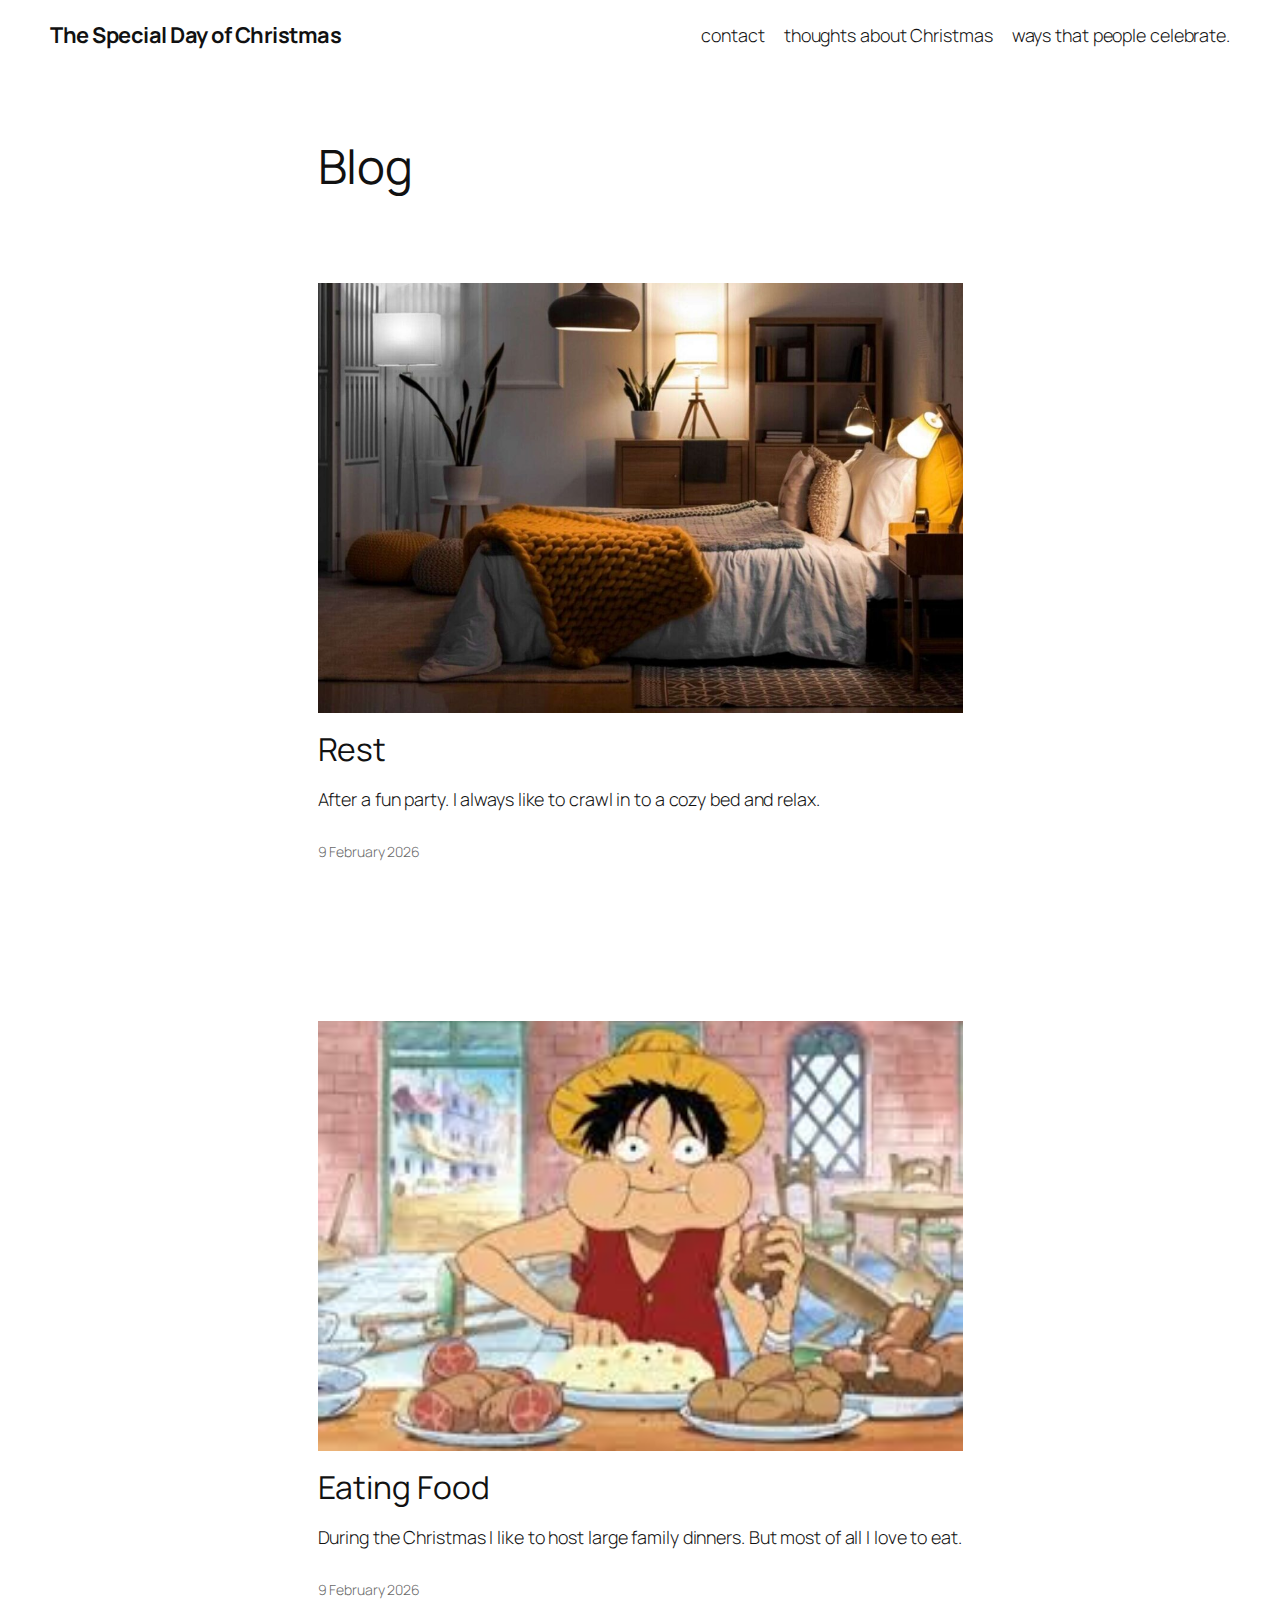
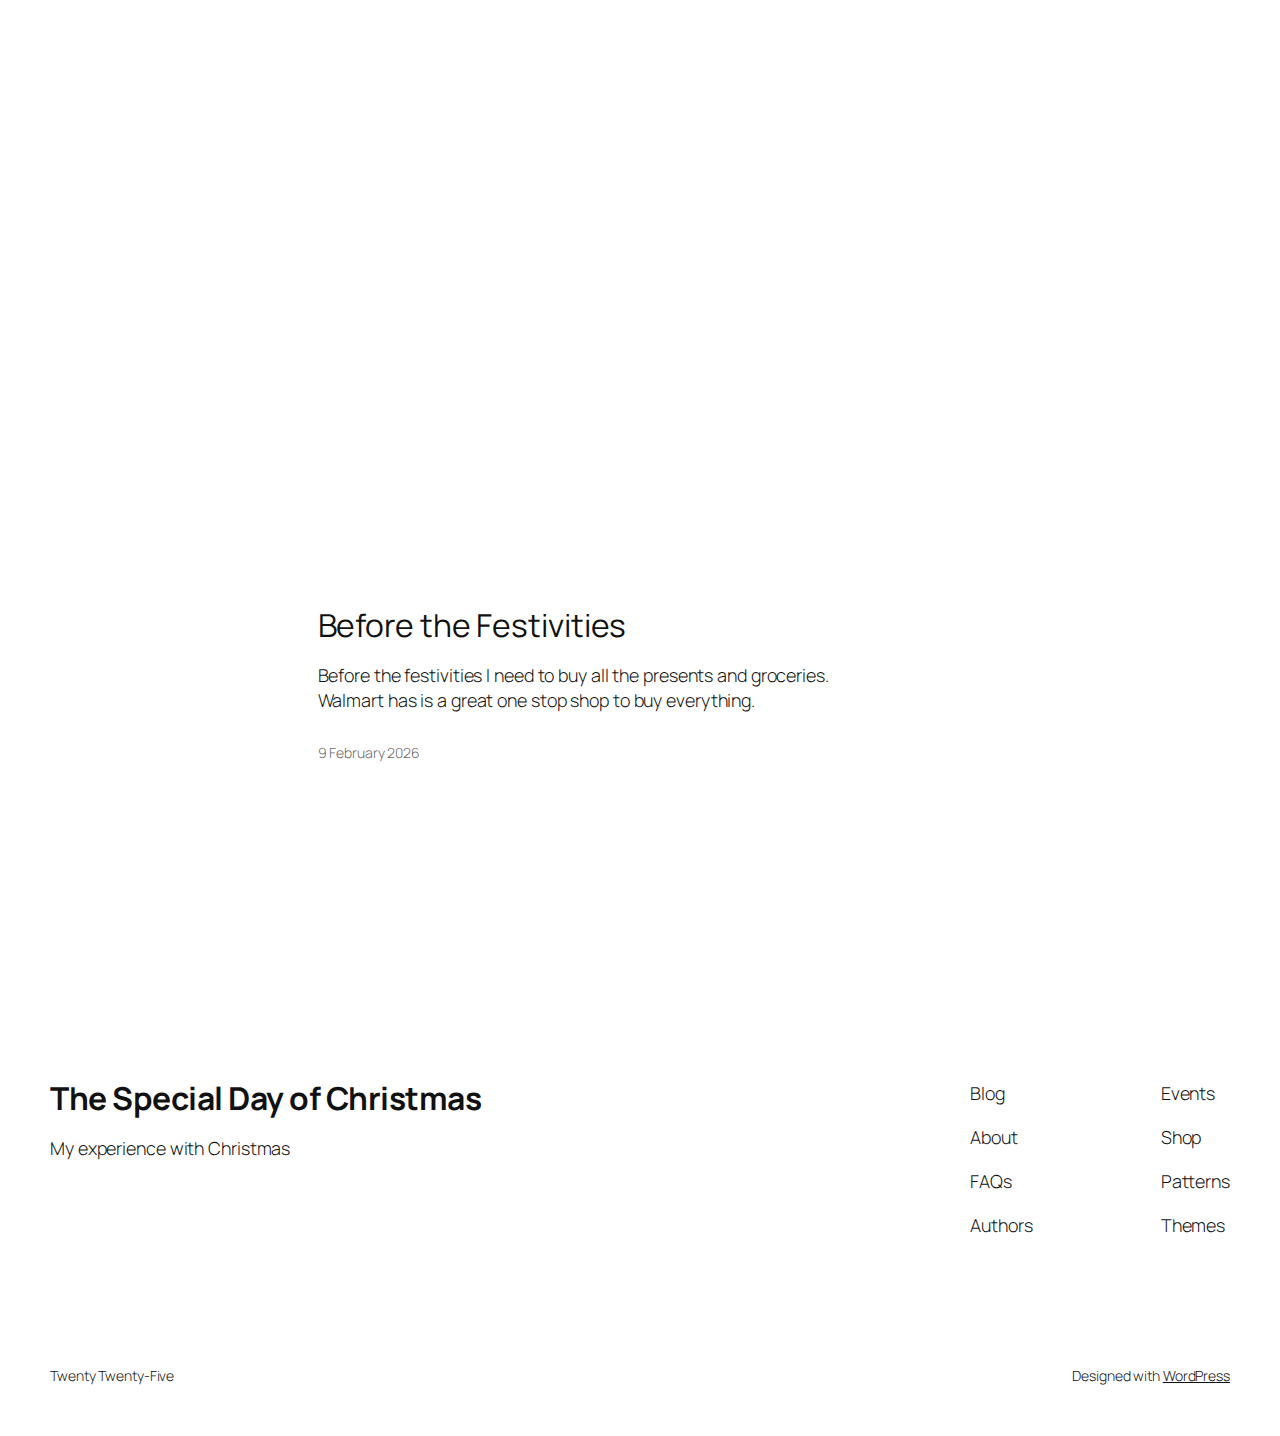
<file: ways-that-people-celebrate/index.html>
<!DOCTYPE html>
<html lang="en-CA">
<head>
	<meta charset="UTF-8" />
	<meta name="viewport" content="width=device-width, initial-scale=1" />
<meta name='robots' content='max-image-preview:large' />
<title>ways that people celebrate. &#8211; The Special Day of Christmas</title>
<link rel="alternate" type="application/rss+xml" title="The Special Day of Christmas &raquo; Feed" href="/feed/" />
<link rel="alternate" type="application/rss+xml" title="The Special Day of Christmas &raquo; Comments Feed" href="/comments/feed/" />
<style id='wp-img-auto-sizes-contain-inline-css'>
img:is([sizes=auto i],[sizes^="auto," i]){contain-intrinsic-size:3000px 1500px}
/*# sourceURL=wp-img-auto-sizes-contain-inline-css */
</style>
<style id='wp-block-site-title-inline-css'>
.wp-block-site-title{box-sizing:border-box}.wp-block-site-title :where(a){color:inherit;font-family:inherit;font-size:inherit;font-style:inherit;font-weight:inherit;letter-spacing:inherit;line-height:inherit;text-decoration:inherit}
/*# sourceURL=/wp-includes/blocks/site-title/style.min.css */
</style>
<style id='wp-block-page-list-inline-css'>
.wp-block-navigation .wp-block-page-list{align-items:var(--navigation-layout-align,initial);background-color:inherit;display:flex;flex-direction:var(--navigation-layout-direction,initial);flex-wrap:var(--navigation-layout-wrap,wrap);justify-content:var(--navigation-layout-justify,initial)}.wp-block-navigation .wp-block-navigation-item{background-color:inherit}.wp-block-page-list{box-sizing:border-box}
/*# sourceURL=/wp-includes/blocks/page-list/style.min.css */
</style>
<style id='wp-block-navigation-inline-css'>
.wp-block-navigation{position:relative}.wp-block-navigation ul{margin-bottom:0;margin-left:0;margin-top:0;padding-left:0}.wp-block-navigation ul,.wp-block-navigation ul li{list-style:none;padding:0}.wp-block-navigation .wp-block-navigation-item{align-items:center;background-color:inherit;display:flex;position:relative}.wp-block-navigation .wp-block-navigation-item .wp-block-navigation__submenu-container:empty{display:none}.wp-block-navigation .wp-block-navigation-item__content{display:block;z-index:1}.wp-block-navigation .wp-block-navigation-item__content.wp-block-navigation-item__content{color:inherit}.wp-block-navigation.has-text-decoration-underline .wp-block-navigation-item__content,.wp-block-navigation.has-text-decoration-underline .wp-block-navigation-item__content:active,.wp-block-navigation.has-text-decoration-underline .wp-block-navigation-item__content:focus{text-decoration:underline}.wp-block-navigation.has-text-decoration-line-through .wp-block-navigation-item__content,.wp-block-navigation.has-text-decoration-line-through .wp-block-navigation-item__content:active,.wp-block-navigation.has-text-decoration-line-through .wp-block-navigation-item__content:focus{text-decoration:line-through}.wp-block-navigation :where(a),.wp-block-navigation :where(a:active),.wp-block-navigation :where(a:focus){text-decoration:none}.wp-block-navigation .wp-block-navigation__submenu-icon{align-self:center;background-color:inherit;border:none;color:currentColor;display:inline-block;font-size:inherit;height:.6em;line-height:0;margin-left:.25em;padding:0;width:.6em}.wp-block-navigation .wp-block-navigation__submenu-icon svg{display:inline-block;stroke:currentColor;height:inherit;margin-top:.075em;width:inherit}.wp-block-navigation{--navigation-layout-justification-setting:flex-start;--navigation-layout-direction:row;--navigation-layout-wrap:wrap;--navigation-layout-justify:flex-start;--navigation-layout-align:center}.wp-block-navigation.is-vertical{--navigation-layout-direction:column;--navigation-layout-justify:initial;--navigation-layout-align:flex-start}.wp-block-navigation.no-wrap{--navigation-layout-wrap:nowrap}.wp-block-navigation.items-justified-center{--navigation-layout-justification-setting:center;--navigation-layout-justify:center}.wp-block-navigation.items-justified-center.is-vertical{--navigation-layout-align:center}.wp-block-navigation.items-justified-right{--navigation-layout-justification-setting:flex-end;--navigation-layout-justify:flex-end}.wp-block-navigation.items-justified-right.is-vertical{--navigation-layout-align:flex-end}.wp-block-navigation.items-justified-space-between{--navigation-layout-justification-setting:space-between;--navigation-layout-justify:space-between}.wp-block-navigation .has-child .wp-block-navigation__submenu-container{align-items:normal;background-color:inherit;color:inherit;display:flex;flex-direction:column;opacity:0;position:absolute;z-index:2}@media not (prefers-reduced-motion){.wp-block-navigation .has-child .wp-block-navigation__submenu-container{transition:opacity .1s linear}}.wp-block-navigation .has-child .wp-block-navigation__submenu-container{height:0;overflow:hidden;visibility:hidden;width:0}.wp-block-navigation .has-child .wp-block-navigation__submenu-container>.wp-block-navigation-item>.wp-block-navigation-item__content{display:flex;flex-grow:1;padding:.5em 1em}.wp-block-navigation .has-child .wp-block-navigation__submenu-container>.wp-block-navigation-item>.wp-block-navigation-item__content .wp-block-navigation__submenu-icon{margin-left:auto;margin-right:0}.wp-block-navigation .has-child .wp-block-navigation__submenu-container .wp-block-navigation-item__content{margin:0}.wp-block-navigation .has-child .wp-block-navigation__submenu-container{left:-1px;top:100%}@media (min-width:782px){.wp-block-navigation .has-child .wp-block-navigation__submenu-container .wp-block-navigation__submenu-container{left:100%;top:-1px}.wp-block-navigation .has-child .wp-block-navigation__submenu-container .wp-block-navigation__submenu-container:before{background:#0000;content:"";display:block;height:100%;position:absolute;right:100%;width:.5em}.wp-block-navigation .has-child .wp-block-navigation__submenu-container .wp-block-navigation__submenu-icon{margin-right:.25em}.wp-block-navigation .has-child .wp-block-navigation__submenu-container .wp-block-navigation__submenu-icon svg{transform:rotate(-90deg)}}.wp-block-navigation .has-child .wp-block-navigation-submenu__toggle[aria-expanded=true]~.wp-block-navigation__submenu-container,.wp-block-navigation .has-child:not(.open-on-click):hover>.wp-block-navigation__submenu-container,.wp-block-navigation .has-child:not(.open-on-click):not(.open-on-hover-click):focus-within>.wp-block-navigation__submenu-container{height:auto;min-width:200px;opacity:1;overflow:visible;visibility:visible;width:auto}.wp-block-navigation.has-background .has-child .wp-block-navigation__submenu-container{left:0;top:100%}@media (min-width:782px){.wp-block-navigation.has-background .has-child .wp-block-navigation__submenu-container .wp-block-navigation__submenu-container{left:100%;top:0}}.wp-block-navigation-submenu{display:flex;position:relative}.wp-block-navigation-submenu .wp-block-navigation__submenu-icon svg{stroke:currentColor}button.wp-block-navigation-item__content{background-color:initial;border:none;color:currentColor;font-family:inherit;font-size:inherit;font-style:inherit;font-weight:inherit;letter-spacing:inherit;line-height:inherit;text-align:left;text-transform:inherit}.wp-block-navigation-submenu__toggle{cursor:pointer}.wp-block-navigation-submenu__toggle[aria-expanded=true]+.wp-block-navigation__submenu-icon>svg,.wp-block-navigation-submenu__toggle[aria-expanded=true]>svg{transform:rotate(180deg)}.wp-block-navigation-item.open-on-click .wp-block-navigation-submenu__toggle{padding-left:0;padding-right:.85em}.wp-block-navigation-item.open-on-click .wp-block-navigation-submenu__toggle+.wp-block-navigation__submenu-icon{margin-left:-.6em;pointer-events:none}.wp-block-navigation-item.open-on-click button.wp-block-navigation-item__content:not(.wp-block-navigation-submenu__toggle){padding:0}.wp-block-navigation .wp-block-page-list,.wp-block-navigation__container,.wp-block-navigation__responsive-close,.wp-block-navigation__responsive-container,.wp-block-navigation__responsive-container-content,.wp-block-navigation__responsive-dialog{gap:inherit}:where(.wp-block-navigation.has-background .wp-block-navigation-item a:not(.wp-element-button)),:where(.wp-block-navigation.has-background .wp-block-navigation-submenu a:not(.wp-element-button)){padding:.5em 1em}:where(.wp-block-navigation .wp-block-navigation__submenu-container .wp-block-navigation-item a:not(.wp-element-button)),:where(.wp-block-navigation .wp-block-navigation__submenu-container .wp-block-navigation-submenu a:not(.wp-element-button)),:where(.wp-block-navigation .wp-block-navigation__submenu-container .wp-block-navigation-submenu button.wp-block-navigation-item__content),:where(.wp-block-navigation .wp-block-navigation__submenu-container .wp-block-pages-list__item button.wp-block-navigation-item__content){padding:.5em 1em}.wp-block-navigation.items-justified-right .wp-block-navigation__container .has-child .wp-block-navigation__submenu-container,.wp-block-navigation.items-justified-right .wp-block-page-list>.has-child .wp-block-navigation__submenu-container,.wp-block-navigation.items-justified-space-between .wp-block-page-list>.has-child:last-child .wp-block-navigation__submenu-container,.wp-block-navigation.items-justified-space-between>.wp-block-navigation__container>.has-child:last-child .wp-block-navigation__submenu-container{left:auto;right:0}.wp-block-navigation.items-justified-right .wp-block-navigation__container .has-child .wp-block-navigation__submenu-container .wp-block-navigation__submenu-container,.wp-block-navigation.items-justified-right .wp-block-page-list>.has-child .wp-block-navigation__submenu-container .wp-block-navigation__submenu-container,.wp-block-navigation.items-justified-space-between .wp-block-page-list>.has-child:last-child .wp-block-navigation__submenu-container .wp-block-navigation__submenu-container,.wp-block-navigation.items-justified-space-between>.wp-block-navigation__container>.has-child:last-child .wp-block-navigation__submenu-container .wp-block-navigation__submenu-container{left:-1px;right:-1px}@media (min-width:782px){.wp-block-navigation.items-justified-right .wp-block-navigation__container .has-child .wp-block-navigation__submenu-container .wp-block-navigation__submenu-container,.wp-block-navigation.items-justified-right .wp-block-page-list>.has-child .wp-block-navigation__submenu-container .wp-block-navigation__submenu-container,.wp-block-navigation.items-justified-space-between .wp-block-page-list>.has-child:last-child .wp-block-navigation__submenu-container .wp-block-navigation__submenu-container,.wp-block-navigation.items-justified-space-between>.wp-block-navigation__container>.has-child:last-child .wp-block-navigation__submenu-container .wp-block-navigation__submenu-container{left:auto;right:100%}}.wp-block-navigation:not(.has-background) .wp-block-navigation__submenu-container{background-color:#fff;border:1px solid #00000026}.wp-block-navigation.has-background .wp-block-navigation__submenu-container{background-color:inherit}.wp-block-navigation:not(.has-text-color) .wp-block-navigation__submenu-container{color:#000}.wp-block-navigation__container{align-items:var(--navigation-layout-align,initial);display:flex;flex-direction:var(--navigation-layout-direction,initial);flex-wrap:var(--navigation-layout-wrap,wrap);justify-content:var(--navigation-layout-justify,initial);list-style:none;margin:0;padding-left:0}.wp-block-navigation__container .is-responsive{display:none}.wp-block-navigation__container:only-child,.wp-block-page-list:only-child{flex-grow:1}@keyframes overlay-menu__fade-in-animation{0%{opacity:0;transform:translateY(.5em)}to{opacity:1;transform:translateY(0)}}.wp-block-navigation__responsive-container{bottom:0;display:none;left:0;position:fixed;right:0;top:0}.wp-block-navigation__responsive-container :where(.wp-block-navigation-item a){color:inherit}.wp-block-navigation__responsive-container .wp-block-navigation__responsive-container-content{align-items:var(--navigation-layout-align,initial);display:flex;flex-direction:var(--navigation-layout-direction,initial);flex-wrap:var(--navigation-layout-wrap,wrap);justify-content:var(--navigation-layout-justify,initial)}.wp-block-navigation__responsive-container:not(.is-menu-open.is-menu-open){background-color:inherit!important;color:inherit!important}.wp-block-navigation__responsive-container.is-menu-open{background-color:inherit;display:flex;flex-direction:column}@media not (prefers-reduced-motion){.wp-block-navigation__responsive-container.is-menu-open{animation:overlay-menu__fade-in-animation .1s ease-out;animation-fill-mode:forwards}}.wp-block-navigation__responsive-container.is-menu-open{overflow:auto;padding:clamp(1rem,var(--wp--style--root--padding-top),20rem) clamp(1rem,var(--wp--style--root--padding-right),20rem) clamp(1rem,var(--wp--style--root--padding-bottom),20rem) clamp(1rem,var(--wp--style--root--padding-left),20rem);z-index:100000}.wp-block-navigation__responsive-container.is-menu-open .wp-block-navigation__responsive-container-content{align-items:var(--navigation-layout-justification-setting,inherit);display:flex;flex-direction:column;flex-wrap:nowrap;overflow:visible;padding-top:calc(2rem + 24px)}.wp-block-navigation__responsive-container.is-menu-open .wp-block-navigation__responsive-container-content,.wp-block-navigation__responsive-container.is-menu-open .wp-block-navigation__responsive-container-content .wp-block-navigation__container,.wp-block-navigation__responsive-container.is-menu-open .wp-block-navigation__responsive-container-content .wp-block-page-list{justify-content:flex-start}.wp-block-navigation__responsive-container.is-menu-open .wp-block-navigation__responsive-container-content .wp-block-navigation__submenu-icon{display:none}.wp-block-navigation__responsive-container.is-menu-open .wp-block-navigation__responsive-container-content .has-child .wp-block-navigation__submenu-container{border:none;height:auto;min-width:200px;opacity:1;overflow:initial;padding-left:2rem;padding-right:2rem;position:static;visibility:visible;width:auto}.wp-block-navigation__responsive-container.is-menu-open .wp-block-navigation__responsive-container-content .wp-block-navigation__container,.wp-block-navigation__responsive-container.is-menu-open .wp-block-navigation__responsive-container-content .wp-block-navigation__submenu-container{gap:inherit}.wp-block-navigation__responsive-container.is-menu-open .wp-block-navigation__responsive-container-content .wp-block-navigation__submenu-container{padding-top:var(--wp--style--block-gap,2em)}.wp-block-navigation__responsive-container.is-menu-open .wp-block-navigation__responsive-container-content .wp-block-navigation-item__content{padding:0}.wp-block-navigation__responsive-container.is-menu-open .wp-block-navigation__responsive-container-content .wp-block-navigation-item,.wp-block-navigation__responsive-container.is-menu-open .wp-block-navigation__responsive-container-content .wp-block-navigation__container,.wp-block-navigation__responsive-container.is-menu-open .wp-block-navigation__responsive-container-content .wp-block-page-list{align-items:var(--navigation-layout-justification-setting,initial);display:flex;flex-direction:column}.wp-block-navigation__responsive-container.is-menu-open .wp-block-navigation-item,.wp-block-navigation__responsive-container.is-menu-open .wp-block-navigation-item .wp-block-navigation__submenu-container,.wp-block-navigation__responsive-container.is-menu-open .wp-block-navigation__container,.wp-block-navigation__responsive-container.is-menu-open .wp-block-page-list{background:#0000!important;color:inherit!important}.wp-block-navigation__responsive-container.is-menu-open .wp-block-navigation__submenu-container.wp-block-navigation__submenu-container.wp-block-navigation__submenu-container.wp-block-navigation__submenu-container{left:auto;right:auto}@media (min-width:600px){.wp-block-navigation__responsive-container:not(.hidden-by-default):not(.is-menu-open){background-color:inherit;display:block;position:relative;width:100%;z-index:auto}.wp-block-navigation__responsive-container:not(.hidden-by-default):not(.is-menu-open) .wp-block-navigation__responsive-container-close{display:none}.wp-block-navigation__responsive-container.is-menu-open .wp-block-navigation__submenu-container.wp-block-navigation__submenu-container.wp-block-navigation__submenu-container.wp-block-navigation__submenu-container{left:0}}.wp-block-navigation:not(.has-background) .wp-block-navigation__responsive-container.is-menu-open{background-color:#fff}.wp-block-navigation:not(.has-text-color) .wp-block-navigation__responsive-container.is-menu-open{color:#000}.wp-block-navigation__toggle_button_label{font-size:1rem;font-weight:700}.wp-block-navigation__responsive-container-close,.wp-block-navigation__responsive-container-open{background:#0000;border:none;color:currentColor;cursor:pointer;margin:0;padding:0;text-transform:inherit;vertical-align:middle}.wp-block-navigation__responsive-container-close svg,.wp-block-navigation__responsive-container-open svg{fill:currentColor;display:block;height:24px;pointer-events:none;width:24px}.wp-block-navigation__responsive-container-open{display:flex}.wp-block-navigation__responsive-container-open.wp-block-navigation__responsive-container-open.wp-block-navigation__responsive-container-open{font-family:inherit;font-size:inherit;font-weight:inherit}@media (min-width:600px){.wp-block-navigation__responsive-container-open:not(.always-shown){display:none}}.wp-block-navigation__responsive-container-close{position:absolute;right:0;top:0;z-index:2}.wp-block-navigation__responsive-container-close.wp-block-navigation__responsive-container-close.wp-block-navigation__responsive-container-close{font-family:inherit;font-size:inherit;font-weight:inherit}.wp-block-navigation__responsive-close{width:100%}.has-modal-open .wp-block-navigation__responsive-close{margin-left:auto;margin-right:auto;max-width:var(--wp--style--global--wide-size,100%)}.wp-block-navigation__responsive-close:focus{outline:none}.is-menu-open .wp-block-navigation__responsive-close,.is-menu-open .wp-block-navigation__responsive-container-content,.is-menu-open .wp-block-navigation__responsive-dialog{box-sizing:border-box}.wp-block-navigation__responsive-dialog{position:relative}.has-modal-open .admin-bar .is-menu-open .wp-block-navigation__responsive-dialog{margin-top:46px}@media (min-width:782px){.has-modal-open .admin-bar .is-menu-open .wp-block-navigation__responsive-dialog{margin-top:32px}}html.has-modal-open{overflow:hidden}
/*# sourceURL=/wp-includes/blocks/navigation/style.min.css */
</style>
<style id='wp-block-group-inline-css'>
.wp-block-group{box-sizing:border-box}:where(.wp-block-group.wp-block-group-is-layout-constrained){position:relative}
/*# sourceURL=/wp-includes/blocks/group/style.min.css */
</style>
<style id='wp-block-heading-inline-css'>
h1:where(.wp-block-heading).has-background,h2:where(.wp-block-heading).has-background,h3:where(.wp-block-heading).has-background,h4:where(.wp-block-heading).has-background,h5:where(.wp-block-heading).has-background,h6:where(.wp-block-heading).has-background{padding:1.25em 2.375em}h1.has-text-align-left[style*=writing-mode]:where([style*=vertical-lr]),h1.has-text-align-right[style*=writing-mode]:where([style*=vertical-rl]),h2.has-text-align-left[style*=writing-mode]:where([style*=vertical-lr]),h2.has-text-align-right[style*=writing-mode]:where([style*=vertical-rl]),h3.has-text-align-left[style*=writing-mode]:where([style*=vertical-lr]),h3.has-text-align-right[style*=writing-mode]:where([style*=vertical-rl]),h4.has-text-align-left[style*=writing-mode]:where([style*=vertical-lr]),h4.has-text-align-right[style*=writing-mode]:where([style*=vertical-rl]),h5.has-text-align-left[style*=writing-mode]:where([style*=vertical-lr]),h5.has-text-align-right[style*=writing-mode]:where([style*=vertical-rl]),h6.has-text-align-left[style*=writing-mode]:where([style*=vertical-lr]),h6.has-text-align-right[style*=writing-mode]:where([style*=vertical-rl]){rotate:180deg}
/*# sourceURL=/wp-includes/blocks/heading/style.min.css */
</style>
<style id='wp-block-post-featured-image-inline-css'>
.wp-block-post-featured-image{margin-left:0;margin-right:0}.wp-block-post-featured-image a{display:block;height:100%}.wp-block-post-featured-image :where(img){box-sizing:border-box;height:auto;max-width:100%;vertical-align:bottom;width:100%}.wp-block-post-featured-image.alignfull img,.wp-block-post-featured-image.alignwide img{width:100%}.wp-block-post-featured-image .wp-block-post-featured-image__overlay.has-background-dim{background-color:#000;inset:0;position:absolute}.wp-block-post-featured-image{position:relative}.wp-block-post-featured-image .wp-block-post-featured-image__overlay.has-background-gradient{background-color:initial}.wp-block-post-featured-image .wp-block-post-featured-image__overlay.has-background-dim-0{opacity:0}.wp-block-post-featured-image .wp-block-post-featured-image__overlay.has-background-dim-10{opacity:.1}.wp-block-post-featured-image .wp-block-post-featured-image__overlay.has-background-dim-20{opacity:.2}.wp-block-post-featured-image .wp-block-post-featured-image__overlay.has-background-dim-30{opacity:.3}.wp-block-post-featured-image .wp-block-post-featured-image__overlay.has-background-dim-40{opacity:.4}.wp-block-post-featured-image .wp-block-post-featured-image__overlay.has-background-dim-50{opacity:.5}.wp-block-post-featured-image .wp-block-post-featured-image__overlay.has-background-dim-60{opacity:.6}.wp-block-post-featured-image .wp-block-post-featured-image__overlay.has-background-dim-70{opacity:.7}.wp-block-post-featured-image .wp-block-post-featured-image__overlay.has-background-dim-80{opacity:.8}.wp-block-post-featured-image .wp-block-post-featured-image__overlay.has-background-dim-90{opacity:.9}.wp-block-post-featured-image .wp-block-post-featured-image__overlay.has-background-dim-100{opacity:1}.wp-block-post-featured-image:where(.alignleft,.alignright){width:100%}
/*# sourceURL=/wp-includes/blocks/post-featured-image/style.min.css */
</style>
<style id='wp-block-post-title-inline-css'>
.wp-block-post-title{box-sizing:border-box;word-break:break-word}.wp-block-post-title :where(a){display:inline-block;font-family:inherit;font-size:inherit;font-style:inherit;font-weight:inherit;letter-spacing:inherit;line-height:inherit;text-decoration:inherit}
/*# sourceURL=/wp-includes/blocks/post-title/style.min.css */
</style>
<style id='wp-block-paragraph-inline-css'>
.is-small-text{font-size:.875em}.is-regular-text{font-size:1em}.is-large-text{font-size:2.25em}.is-larger-text{font-size:3em}.has-drop-cap:not(:focus):first-letter{float:left;font-size:8.4em;font-style:normal;font-weight:100;line-height:.68;margin:.05em .1em 0 0;text-transform:uppercase}body.rtl .has-drop-cap:not(:focus):first-letter{float:none;margin-left:.1em}p.has-drop-cap.has-background{overflow:hidden}:root :where(p.has-background){padding:1.25em 2.375em}:where(p.has-text-color:not(.has-link-color)) a{color:inherit}p.has-text-align-left[style*="writing-mode:vertical-lr"],p.has-text-align-right[style*="writing-mode:vertical-rl"]{rotate:180deg}
/*# sourceURL=/wp-includes/blocks/paragraph/style.min.css */
</style>
<style id='wp-block-post-content-inline-css'>
.wp-block-post-content{display:flow-root}
/*# sourceURL=/wp-includes/blocks/post-content/style.min.css */
</style>
<style id='wp-block-post-date-inline-css'>
.wp-block-post-date{box-sizing:border-box}
/*# sourceURL=/wp-includes/blocks/post-date/style.min.css */
</style>
<style id='wp-block-post-template-inline-css'>
.wp-block-post-template{box-sizing:border-box;list-style:none;margin-bottom:0;margin-top:0;max-width:100%;padding:0}.wp-block-post-template.is-flex-container{display:flex;flex-direction:row;flex-wrap:wrap;gap:1.25em}.wp-block-post-template.is-flex-container>li{margin:0;width:100%}@media (min-width:600px){.wp-block-post-template.is-flex-container.is-flex-container.columns-2>li{width:calc(50% - .625em)}.wp-block-post-template.is-flex-container.is-flex-container.columns-3>li{width:calc(33.33333% - .83333em)}.wp-block-post-template.is-flex-container.is-flex-container.columns-4>li{width:calc(25% - .9375em)}.wp-block-post-template.is-flex-container.is-flex-container.columns-5>li{width:calc(20% - 1em)}.wp-block-post-template.is-flex-container.is-flex-container.columns-6>li{width:calc(16.66667% - 1.04167em)}}@media (max-width:600px){.wp-block-post-template-is-layout-grid.wp-block-post-template-is-layout-grid.wp-block-post-template-is-layout-grid.wp-block-post-template-is-layout-grid{grid-template-columns:1fr}}.wp-block-post-template-is-layout-constrained>li>.alignright,.wp-block-post-template-is-layout-flow>li>.alignright{float:right;margin-inline-end:0;margin-inline-start:2em}.wp-block-post-template-is-layout-constrained>li>.alignleft,.wp-block-post-template-is-layout-flow>li>.alignleft{float:left;margin-inline-end:2em;margin-inline-start:0}.wp-block-post-template-is-layout-constrained>li>.aligncenter,.wp-block-post-template-is-layout-flow>li>.aligncenter{margin-inline-end:auto;margin-inline-start:auto}
/*# sourceURL=/wp-includes/blocks/post-template/style.min.css */
</style>
<style id='wp-block-site-tagline-inline-css'>
.wp-block-site-tagline{box-sizing:border-box}
/*# sourceURL=/wp-includes/blocks/site-tagline/style.min.css */
</style>
<style id='wp-block-spacer-inline-css'>
.wp-block-spacer{clear:both}
/*# sourceURL=/wp-includes/blocks/spacer/style.min.css */
</style>
<style id='wp-block-columns-inline-css'>
.wp-block-columns{box-sizing:border-box;display:flex;flex-wrap:wrap!important}@media (min-width:782px){.wp-block-columns{flex-wrap:nowrap!important}}.wp-block-columns{align-items:normal!important}.wp-block-columns.are-vertically-aligned-top{align-items:flex-start}.wp-block-columns.are-vertically-aligned-center{align-items:center}.wp-block-columns.are-vertically-aligned-bottom{align-items:flex-end}@media (max-width:781px){.wp-block-columns:not(.is-not-stacked-on-mobile)>.wp-block-column{flex-basis:100%!important}}@media (min-width:782px){.wp-block-columns:not(.is-not-stacked-on-mobile)>.wp-block-column{flex-basis:0;flex-grow:1}.wp-block-columns:not(.is-not-stacked-on-mobile)>.wp-block-column[style*=flex-basis]{flex-grow:0}}.wp-block-columns.is-not-stacked-on-mobile{flex-wrap:nowrap!important}.wp-block-columns.is-not-stacked-on-mobile>.wp-block-column{flex-basis:0;flex-grow:1}.wp-block-columns.is-not-stacked-on-mobile>.wp-block-column[style*=flex-basis]{flex-grow:0}:where(.wp-block-columns){margin-bottom:1.75em}:where(.wp-block-columns.has-background){padding:1.25em 2.375em}.wp-block-column{flex-grow:1;min-width:0;overflow-wrap:break-word;word-break:break-word}.wp-block-column.is-vertically-aligned-top{align-self:flex-start}.wp-block-column.is-vertically-aligned-center{align-self:center}.wp-block-column.is-vertically-aligned-bottom{align-self:flex-end}.wp-block-column.is-vertically-aligned-stretch{align-self:stretch}.wp-block-column.is-vertically-aligned-bottom,.wp-block-column.is-vertically-aligned-center,.wp-block-column.is-vertically-aligned-top{width:100%}
/*# sourceURL=/wp-includes/blocks/columns/style.min.css */
</style>
<style id='wp-block-navigation-link-inline-css'>
.wp-block-navigation .wp-block-navigation-item__label{overflow-wrap:break-word}.wp-block-navigation .wp-block-navigation-item__description{display:none}.link-ui-tools{outline:1px solid #f0f0f0;padding:8px}.link-ui-block-inserter{padding-top:8px}.link-ui-block-inserter__back{margin-left:8px;text-transform:uppercase}
/*# sourceURL=/wp-includes/blocks/navigation-link/style.min.css */
</style>
<style id='wp-emoji-styles-inline-css'>

	img.wp-smiley, img.emoji {
		display: inline !important;
		border: none !important;
		box-shadow: none !important;
		height: 1em !important;
		width: 1em !important;
		margin: 0 0.07em !important;
		vertical-align: -0.1em !important;
		background: none !important;
		padding: 0 !important;
	}
/*# sourceURL=wp-emoji-styles-inline-css */
</style>
<style id='wp-block-library-inline-css'>
:root{--wp-block-synced-color:#7a00df;--wp-block-synced-color--rgb:122,0,223;--wp-bound-block-color:var(--wp-block-synced-color);--wp-editor-canvas-background:#ddd;--wp-admin-theme-color:#007cba;--wp-admin-theme-color--rgb:0,124,186;--wp-admin-theme-color-darker-10:#006ba1;--wp-admin-theme-color-darker-10--rgb:0,107,160.5;--wp-admin-theme-color-darker-20:#005a87;--wp-admin-theme-color-darker-20--rgb:0,90,135;--wp-admin-border-width-focus:2px}@media (min-resolution:192dpi){:root{--wp-admin-border-width-focus:1.5px}}.wp-element-button{cursor:pointer}:root .has-very-light-gray-background-color{background-color:#eee}:root .has-very-dark-gray-background-color{background-color:#313131}:root .has-very-light-gray-color{color:#eee}:root .has-very-dark-gray-color{color:#313131}:root .has-vivid-green-cyan-to-vivid-cyan-blue-gradient-background{background:linear-gradient(135deg,#00d084,#0693e3)}:root .has-purple-crush-gradient-background{background:linear-gradient(135deg,#34e2e4,#4721fb 50%,#ab1dfe)}:root .has-hazy-dawn-gradient-background{background:linear-gradient(135deg,#faaca8,#dad0ec)}:root .has-subdued-olive-gradient-background{background:linear-gradient(135deg,#fafae1,#67a671)}:root .has-atomic-cream-gradient-background{background:linear-gradient(135deg,#fdd79a,#004a59)}:root .has-nightshade-gradient-background{background:linear-gradient(135deg,#330968,#31cdcf)}:root .has-midnight-gradient-background{background:linear-gradient(135deg,#020381,#2874fc)}:root{--wp--preset--font-size--normal:16px;--wp--preset--font-size--huge:42px}.has-regular-font-size{font-size:1em}.has-larger-font-size{font-size:2.625em}.has-normal-font-size{font-size:var(--wp--preset--font-size--normal)}.has-huge-font-size{font-size:var(--wp--preset--font-size--huge)}.has-text-align-center{text-align:center}.has-text-align-left{text-align:left}.has-text-align-right{text-align:right}.has-fit-text{white-space:nowrap!important}#end-resizable-editor-section{display:none}.aligncenter{clear:both}.items-justified-left{justify-content:flex-start}.items-justified-center{justify-content:center}.items-justified-right{justify-content:flex-end}.items-justified-space-between{justify-content:space-between}.screen-reader-text{border:0;clip-path:inset(50%);height:1px;margin:-1px;overflow:hidden;padding:0;position:absolute;width:1px;word-wrap:normal!important}.screen-reader-text:focus{background-color:#ddd;clip-path:none;color:#444;display:block;font-size:1em;height:auto;left:5px;line-height:normal;padding:15px 23px 14px;text-decoration:none;top:5px;width:auto;z-index:100000}html :where(.has-border-color){border-style:solid}html :where([style*=border-top-color]){border-top-style:solid}html :where([style*=border-right-color]){border-right-style:solid}html :where([style*=border-bottom-color]){border-bottom-style:solid}html :where([style*=border-left-color]){border-left-style:solid}html :where([style*=border-width]){border-style:solid}html :where([style*=border-top-width]){border-top-style:solid}html :where([style*=border-right-width]){border-right-style:solid}html :where([style*=border-bottom-width]){border-bottom-style:solid}html :where([style*=border-left-width]){border-left-style:solid}html :where(img[class*=wp-image-]){height:auto;max-width:100%}:where(figure){margin:0 0 1em}html :where(.is-position-sticky){--wp-admin--admin-bar--position-offset:var(--wp-admin--admin-bar--height,0px)}@media screen and (max-width:600px){html :where(.is-position-sticky){--wp-admin--admin-bar--position-offset:0px}}
/*# sourceURL=/wp-includes/css/dist/block-library/common.min.css */
</style>
<style id='global-styles-inline-css'>
:root{--wp--preset--aspect-ratio--square: 1;--wp--preset--aspect-ratio--4-3: 4/3;--wp--preset--aspect-ratio--3-4: 3/4;--wp--preset--aspect-ratio--3-2: 3/2;--wp--preset--aspect-ratio--2-3: 2/3;--wp--preset--aspect-ratio--16-9: 16/9;--wp--preset--aspect-ratio--9-16: 9/16;--wp--preset--color--black: #000000;--wp--preset--color--cyan-bluish-gray: #abb8c3;--wp--preset--color--white: #ffffff;--wp--preset--color--pale-pink: #f78da7;--wp--preset--color--vivid-red: #cf2e2e;--wp--preset--color--luminous-vivid-orange: #ff6900;--wp--preset--color--luminous-vivid-amber: #fcb900;--wp--preset--color--light-green-cyan: #7bdcb5;--wp--preset--color--vivid-green-cyan: #00d084;--wp--preset--color--pale-cyan-blue: #8ed1fc;--wp--preset--color--vivid-cyan-blue: #0693e3;--wp--preset--color--vivid-purple: #9b51e0;--wp--preset--color--base: #FFFFFF;--wp--preset--color--contrast: #111111;--wp--preset--color--accent-1: #FFEE58;--wp--preset--color--accent-2: #F6CFF4;--wp--preset--color--accent-3: #503AA8;--wp--preset--color--accent-4: #686868;--wp--preset--color--accent-5: #FBFAF3;--wp--preset--color--accent-6: color-mix(in srgb, currentColor 20%, transparent);--wp--preset--gradient--vivid-cyan-blue-to-vivid-purple: linear-gradient(135deg,rgb(6,147,227) 0%,rgb(155,81,224) 100%);--wp--preset--gradient--light-green-cyan-to-vivid-green-cyan: linear-gradient(135deg,rgb(122,220,180) 0%,rgb(0,208,130) 100%);--wp--preset--gradient--luminous-vivid-amber-to-luminous-vivid-orange: linear-gradient(135deg,rgb(252,185,0) 0%,rgb(255,105,0) 100%);--wp--preset--gradient--luminous-vivid-orange-to-vivid-red: linear-gradient(135deg,rgb(255,105,0) 0%,rgb(207,46,46) 100%);--wp--preset--gradient--very-light-gray-to-cyan-bluish-gray: linear-gradient(135deg,rgb(238,238,238) 0%,rgb(169,184,195) 100%);--wp--preset--gradient--cool-to-warm-spectrum: linear-gradient(135deg,rgb(74,234,220) 0%,rgb(151,120,209) 20%,rgb(207,42,186) 40%,rgb(238,44,130) 60%,rgb(251,105,98) 80%,rgb(254,248,76) 100%);--wp--preset--gradient--blush-light-purple: linear-gradient(135deg,rgb(255,206,236) 0%,rgb(152,150,240) 100%);--wp--preset--gradient--blush-bordeaux: linear-gradient(135deg,rgb(254,205,165) 0%,rgb(254,45,45) 50%,rgb(107,0,62) 100%);--wp--preset--gradient--luminous-dusk: linear-gradient(135deg,rgb(255,203,112) 0%,rgb(199,81,192) 50%,rgb(65,88,208) 100%);--wp--preset--gradient--pale-ocean: linear-gradient(135deg,rgb(255,245,203) 0%,rgb(182,227,212) 50%,rgb(51,167,181) 100%);--wp--preset--gradient--electric-grass: linear-gradient(135deg,rgb(202,248,128) 0%,rgb(113,206,126) 100%);--wp--preset--gradient--midnight: linear-gradient(135deg,rgb(2,3,129) 0%,rgb(40,116,252) 100%);--wp--preset--font-size--small: 0.875rem;--wp--preset--font-size--medium: clamp(1rem, 1rem + ((1vw - 0.2rem) * 0.196), 1.125rem);--wp--preset--font-size--large: clamp(1.125rem, 1.125rem + ((1vw - 0.2rem) * 0.392), 1.375rem);--wp--preset--font-size--x-large: clamp(1.75rem, 1.75rem + ((1vw - 0.2rem) * 0.392), 2rem);--wp--preset--font-size--xx-large: clamp(2.15rem, 2.15rem + ((1vw - 0.2rem) * 1.333), 3rem);--wp--preset--font-family--manrope: Manrope, sans-serif;--wp--preset--font-family--fira-code: "Fira Code", monospace;--wp--preset--spacing--20: 10px;--wp--preset--spacing--30: 20px;--wp--preset--spacing--40: 30px;--wp--preset--spacing--50: clamp(30px, 5vw, 50px);--wp--preset--spacing--60: clamp(30px, 7vw, 70px);--wp--preset--spacing--70: clamp(50px, 7vw, 90px);--wp--preset--spacing--80: clamp(70px, 10vw, 140px);--wp--preset--shadow--natural: 6px 6px 9px rgba(0, 0, 0, 0.2);--wp--preset--shadow--deep: 12px 12px 50px rgba(0, 0, 0, 0.4);--wp--preset--shadow--sharp: 6px 6px 0px rgba(0, 0, 0, 0.2);--wp--preset--shadow--outlined: 6px 6px 0px -3px rgb(255, 255, 255), 6px 6px rgb(0, 0, 0);--wp--preset--shadow--crisp: 6px 6px 0px rgb(0, 0, 0);}:root { --wp--style--global--content-size: 645px;--wp--style--global--wide-size: 1340px; }:where(body) { margin: 0; }.wp-site-blocks { padding-top: var(--wp--style--root--padding-top); padding-bottom: var(--wp--style--root--padding-bottom); }.has-global-padding { padding-right: var(--wp--style--root--padding-right); padding-left: var(--wp--style--root--padding-left); }.has-global-padding > .alignfull { margin-right: calc(var(--wp--style--root--padding-right) * -1); margin-left: calc(var(--wp--style--root--padding-left) * -1); }.has-global-padding :where(:not(.alignfull.is-layout-flow) > .has-global-padding:not(.wp-block-block, .alignfull)) { padding-right: 0; padding-left: 0; }.has-global-padding :where(:not(.alignfull.is-layout-flow) > .has-global-padding:not(.wp-block-block, .alignfull)) > .alignfull { margin-left: 0; margin-right: 0; }.wp-site-blocks > .alignleft { float: left; margin-right: 2em; }.wp-site-blocks > .alignright { float: right; margin-left: 2em; }.wp-site-blocks > .aligncenter { justify-content: center; margin-left: auto; margin-right: auto; }:where(.wp-site-blocks) > * { margin-block-start: 1.2rem; margin-block-end: 0; }:where(.wp-site-blocks) > :first-child { margin-block-start: 0; }:where(.wp-site-blocks) > :last-child { margin-block-end: 0; }:root { --wp--style--block-gap: 1.2rem; }:root :where(.is-layout-flow) > :first-child{margin-block-start: 0;}:root :where(.is-layout-flow) > :last-child{margin-block-end: 0;}:root :where(.is-layout-flow) > *{margin-block-start: 1.2rem;margin-block-end: 0;}:root :where(.is-layout-constrained) > :first-child{margin-block-start: 0;}:root :where(.is-layout-constrained) > :last-child{margin-block-end: 0;}:root :where(.is-layout-constrained) > *{margin-block-start: 1.2rem;margin-block-end: 0;}:root :where(.is-layout-flex){gap: 1.2rem;}:root :where(.is-layout-grid){gap: 1.2rem;}.is-layout-flow > .alignleft{float: left;margin-inline-start: 0;margin-inline-end: 2em;}.is-layout-flow > .alignright{float: right;margin-inline-start: 2em;margin-inline-end: 0;}.is-layout-flow > .aligncenter{margin-left: auto !important;margin-right: auto !important;}.is-layout-constrained > .alignleft{float: left;margin-inline-start: 0;margin-inline-end: 2em;}.is-layout-constrained > .alignright{float: right;margin-inline-start: 2em;margin-inline-end: 0;}.is-layout-constrained > .aligncenter{margin-left: auto !important;margin-right: auto !important;}.is-layout-constrained > :where(:not(.alignleft):not(.alignright):not(.alignfull)){max-width: var(--wp--style--global--content-size);margin-left: auto !important;margin-right: auto !important;}.is-layout-constrained > .alignwide{max-width: var(--wp--style--global--wide-size);}body .is-layout-flex{display: flex;}.is-layout-flex{flex-wrap: wrap;align-items: center;}.is-layout-flex > :is(*, div){margin: 0;}body .is-layout-grid{display: grid;}.is-layout-grid > :is(*, div){margin: 0;}body{background-color: var(--wp--preset--color--base);color: var(--wp--preset--color--contrast);font-family: var(--wp--preset--font-family--manrope);font-size: var(--wp--preset--font-size--large);font-weight: 300;letter-spacing: -0.1px;line-height: 1.4;--wp--style--root--padding-top: 0px;--wp--style--root--padding-right: var(--wp--preset--spacing--50);--wp--style--root--padding-bottom: 0px;--wp--style--root--padding-left: var(--wp--preset--spacing--50);}a:where(:not(.wp-element-button)){color: currentColor;text-decoration: underline;}:root :where(a:where(:not(.wp-element-button)):hover){text-decoration: none;}h1, h2, h3, h4, h5, h6{font-weight: 400;letter-spacing: -0.1px;line-height: 1.125;}h1{font-size: var(--wp--preset--font-size--xx-large);}h2{font-size: var(--wp--preset--font-size--x-large);}h3{font-size: var(--wp--preset--font-size--large);}h4{font-size: var(--wp--preset--font-size--medium);}h5{font-size: var(--wp--preset--font-size--small);letter-spacing: 0.5px;}h6{font-size: var(--wp--preset--font-size--small);font-weight: 700;letter-spacing: 1.4px;text-transform: uppercase;}:root :where(.wp-element-button, .wp-block-button__link){background-color: var(--wp--preset--color--contrast);border-width: 0;color: var(--wp--preset--color--base);font-family: inherit;font-size: var(--wp--preset--font-size--medium);font-style: inherit;font-weight: inherit;letter-spacing: inherit;line-height: inherit;padding-top: 1rem;padding-right: 2.25rem;padding-bottom: 1rem;padding-left: 2.25rem;text-decoration: none;text-transform: inherit;}:root :where(.wp-element-button:hover, .wp-block-button__link:hover){background-color: color-mix(in srgb, var(--wp--preset--color--contrast) 85%, transparent);border-color: transparent;color: var(--wp--preset--color--base);}:root :where(.wp-element-button:focus, .wp-block-button__link:focus){outline-color: var(--wp--preset--color--accent-4);outline-offset: 2px;}:root :where(.wp-element-caption, .wp-block-audio figcaption, .wp-block-embed figcaption, .wp-block-gallery figcaption, .wp-block-image figcaption, .wp-block-table figcaption, .wp-block-video figcaption){font-size: var(--wp--preset--font-size--small);line-height: 1.4;}.has-black-color{color: var(--wp--preset--color--black) !important;}.has-cyan-bluish-gray-color{color: var(--wp--preset--color--cyan-bluish-gray) !important;}.has-white-color{color: var(--wp--preset--color--white) !important;}.has-pale-pink-color{color: var(--wp--preset--color--pale-pink) !important;}.has-vivid-red-color{color: var(--wp--preset--color--vivid-red) !important;}.has-luminous-vivid-orange-color{color: var(--wp--preset--color--luminous-vivid-orange) !important;}.has-luminous-vivid-amber-color{color: var(--wp--preset--color--luminous-vivid-amber) !important;}.has-light-green-cyan-color{color: var(--wp--preset--color--light-green-cyan) !important;}.has-vivid-green-cyan-color{color: var(--wp--preset--color--vivid-green-cyan) !important;}.has-pale-cyan-blue-color{color: var(--wp--preset--color--pale-cyan-blue) !important;}.has-vivid-cyan-blue-color{color: var(--wp--preset--color--vivid-cyan-blue) !important;}.has-vivid-purple-color{color: var(--wp--preset--color--vivid-purple) !important;}.has-base-color{color: var(--wp--preset--color--base) !important;}.has-contrast-color{color: var(--wp--preset--color--contrast) !important;}.has-accent-1-color{color: var(--wp--preset--color--accent-1) !important;}.has-accent-2-color{color: var(--wp--preset--color--accent-2) !important;}.has-accent-3-color{color: var(--wp--preset--color--accent-3) !important;}.has-accent-4-color{color: var(--wp--preset--color--accent-4) !important;}.has-accent-5-color{color: var(--wp--preset--color--accent-5) !important;}.has-accent-6-color{color: var(--wp--preset--color--accent-6) !important;}.has-black-background-color{background-color: var(--wp--preset--color--black) !important;}.has-cyan-bluish-gray-background-color{background-color: var(--wp--preset--color--cyan-bluish-gray) !important;}.has-white-background-color{background-color: var(--wp--preset--color--white) !important;}.has-pale-pink-background-color{background-color: var(--wp--preset--color--pale-pink) !important;}.has-vivid-red-background-color{background-color: var(--wp--preset--color--vivid-red) !important;}.has-luminous-vivid-orange-background-color{background-color: var(--wp--preset--color--luminous-vivid-orange) !important;}.has-luminous-vivid-amber-background-color{background-color: var(--wp--preset--color--luminous-vivid-amber) !important;}.has-light-green-cyan-background-color{background-color: var(--wp--preset--color--light-green-cyan) !important;}.has-vivid-green-cyan-background-color{background-color: var(--wp--preset--color--vivid-green-cyan) !important;}.has-pale-cyan-blue-background-color{background-color: var(--wp--preset--color--pale-cyan-blue) !important;}.has-vivid-cyan-blue-background-color{background-color: var(--wp--preset--color--vivid-cyan-blue) !important;}.has-vivid-purple-background-color{background-color: var(--wp--preset--color--vivid-purple) !important;}.has-base-background-color{background-color: var(--wp--preset--color--base) !important;}.has-contrast-background-color{background-color: var(--wp--preset--color--contrast) !important;}.has-accent-1-background-color{background-color: var(--wp--preset--color--accent-1) !important;}.has-accent-2-background-color{background-color: var(--wp--preset--color--accent-2) !important;}.has-accent-3-background-color{background-color: var(--wp--preset--color--accent-3) !important;}.has-accent-4-background-color{background-color: var(--wp--preset--color--accent-4) !important;}.has-accent-5-background-color{background-color: var(--wp--preset--color--accent-5) !important;}.has-accent-6-background-color{background-color: var(--wp--preset--color--accent-6) !important;}.has-black-border-color{border-color: var(--wp--preset--color--black) !important;}.has-cyan-bluish-gray-border-color{border-color: var(--wp--preset--color--cyan-bluish-gray) !important;}.has-white-border-color{border-color: var(--wp--preset--color--white) !important;}.has-pale-pink-border-color{border-color: var(--wp--preset--color--pale-pink) !important;}.has-vivid-red-border-color{border-color: var(--wp--preset--color--vivid-red) !important;}.has-luminous-vivid-orange-border-color{border-color: var(--wp--preset--color--luminous-vivid-orange) !important;}.has-luminous-vivid-amber-border-color{border-color: var(--wp--preset--color--luminous-vivid-amber) !important;}.has-light-green-cyan-border-color{border-color: var(--wp--preset--color--light-green-cyan) !important;}.has-vivid-green-cyan-border-color{border-color: var(--wp--preset--color--vivid-green-cyan) !important;}.has-pale-cyan-blue-border-color{border-color: var(--wp--preset--color--pale-cyan-blue) !important;}.has-vivid-cyan-blue-border-color{border-color: var(--wp--preset--color--vivid-cyan-blue) !important;}.has-vivid-purple-border-color{border-color: var(--wp--preset--color--vivid-purple) !important;}.has-base-border-color{border-color: var(--wp--preset--color--base) !important;}.has-contrast-border-color{border-color: var(--wp--preset--color--contrast) !important;}.has-accent-1-border-color{border-color: var(--wp--preset--color--accent-1) !important;}.has-accent-2-border-color{border-color: var(--wp--preset--color--accent-2) !important;}.has-accent-3-border-color{border-color: var(--wp--preset--color--accent-3) !important;}.has-accent-4-border-color{border-color: var(--wp--preset--color--accent-4) !important;}.has-accent-5-border-color{border-color: var(--wp--preset--color--accent-5) !important;}.has-accent-6-border-color{border-color: var(--wp--preset--color--accent-6) !important;}.has-vivid-cyan-blue-to-vivid-purple-gradient-background{background: var(--wp--preset--gradient--vivid-cyan-blue-to-vivid-purple) !important;}.has-light-green-cyan-to-vivid-green-cyan-gradient-background{background: var(--wp--preset--gradient--light-green-cyan-to-vivid-green-cyan) !important;}.has-luminous-vivid-amber-to-luminous-vivid-orange-gradient-background{background: var(--wp--preset--gradient--luminous-vivid-amber-to-luminous-vivid-orange) !important;}.has-luminous-vivid-orange-to-vivid-red-gradient-background{background: var(--wp--preset--gradient--luminous-vivid-orange-to-vivid-red) !important;}.has-very-light-gray-to-cyan-bluish-gray-gradient-background{background: var(--wp--preset--gradient--very-light-gray-to-cyan-bluish-gray) !important;}.has-cool-to-warm-spectrum-gradient-background{background: var(--wp--preset--gradient--cool-to-warm-spectrum) !important;}.has-blush-light-purple-gradient-background{background: var(--wp--preset--gradient--blush-light-purple) !important;}.has-blush-bordeaux-gradient-background{background: var(--wp--preset--gradient--blush-bordeaux) !important;}.has-luminous-dusk-gradient-background{background: var(--wp--preset--gradient--luminous-dusk) !important;}.has-pale-ocean-gradient-background{background: var(--wp--preset--gradient--pale-ocean) !important;}.has-electric-grass-gradient-background{background: var(--wp--preset--gradient--electric-grass) !important;}.has-midnight-gradient-background{background: var(--wp--preset--gradient--midnight) !important;}.has-small-font-size{font-size: var(--wp--preset--font-size--small) !important;}.has-medium-font-size{font-size: var(--wp--preset--font-size--medium) !important;}.has-large-font-size{font-size: var(--wp--preset--font-size--large) !important;}.has-x-large-font-size{font-size: var(--wp--preset--font-size--x-large) !important;}.has-xx-large-font-size{font-size: var(--wp--preset--font-size--xx-large) !important;}.has-manrope-font-family{font-family: var(--wp--preset--font-family--manrope) !important;}.has-fira-code-font-family{font-family: var(--wp--preset--font-family--fira-code) !important;}
:root :where(.wp-block-columns-is-layout-flow) > :first-child{margin-block-start: 0;}:root :where(.wp-block-columns-is-layout-flow) > :last-child{margin-block-end: 0;}:root :where(.wp-block-columns-is-layout-flow) > *{margin-block-start: var(--wp--preset--spacing--50);margin-block-end: 0;}:root :where(.wp-block-columns-is-layout-constrained) > :first-child{margin-block-start: 0;}:root :where(.wp-block-columns-is-layout-constrained) > :last-child{margin-block-end: 0;}:root :where(.wp-block-columns-is-layout-constrained) > *{margin-block-start: var(--wp--preset--spacing--50);margin-block-end: 0;}:root :where(.wp-block-columns-is-layout-flex){gap: var(--wp--preset--spacing--50);}:root :where(.wp-block-columns-is-layout-grid){gap: var(--wp--preset--spacing--50);}
:root :where(.wp-block-post-date){color: var(--wp--preset--color--accent-4);font-size: var(--wp--preset--font-size--small);}
:root :where(.wp-block-post-date a:where(:not(.wp-element-button))){color: var(--wp--preset--color--accent-4);text-decoration: none;}
:root :where(.wp-block-post-date a:where(:not(.wp-element-button)):hover){text-decoration: underline;}
:root :where(.wp-block-post-title a:where(:not(.wp-element-button))){text-decoration: none;}
:root :where(.wp-block-post-title a:where(:not(.wp-element-button)):hover){text-decoration: underline;}
:root :where(.wp-block-site-tagline){font-size: var(--wp--preset--font-size--medium);}
:root :where(.wp-block-site-title){font-weight: 700;letter-spacing: -.5px;}
:root :where(.wp-block-site-title a:where(:not(.wp-element-button))){text-decoration: none;}
:root :where(.wp-block-site-title a:where(:not(.wp-element-button)):hover){text-decoration: underline;}
:root :where(.wp-block-navigation){font-size: var(--wp--preset--font-size--medium);}
:root :where(.wp-block-navigation a:where(:not(.wp-element-button))){text-decoration: none;}
:root :where(.wp-block-navigation a:where(:not(.wp-element-button)):hover){text-decoration: underline;}
/*# sourceURL=global-styles-inline-css */
</style>
<style id='core-block-supports-inline-css'>
.wp-container-core-navigation-is-layout-fc306653{justify-content:flex-end;}.wp-container-core-group-is-layout-f4c28e8b{flex-wrap:nowrap;gap:var(--wp--preset--spacing--10);justify-content:flex-end;}.wp-container-core-group-is-layout-8165f36a{flex-wrap:nowrap;justify-content:space-between;}.wp-container-core-columns-is-layout-28f84493{flex-wrap:nowrap;}.wp-container-core-navigation-is-layout-fe9cc265{flex-direction:column;align-items:flex-start;}.wp-container-core-group-is-layout-570722b2{gap:var(--wp--preset--spacing--80);justify-content:space-between;align-items:flex-start;}.wp-container-core-group-is-layout-e5edad21{justify-content:space-between;align-items:flex-start;}.wp-container-core-group-is-layout-91e87306{gap:var(--wp--preset--spacing--20);justify-content:space-between;}
/*# sourceURL=core-block-supports-inline-css */
</style>
<style id='wp-block-template-skip-link-inline-css'>

		.skip-link.screen-reader-text {
			border: 0;
			clip-path: inset(50%);
			height: 1px;
			margin: -1px;
			overflow: hidden;
			padding: 0;
			position: absolute !important;
			width: 1px;
			word-wrap: normal !important;
		}

		.skip-link.screen-reader-text:focus {
			background-color: #eee;
			clip-path: none;
			color: #444;
			display: block;
			font-size: 1em;
			height: auto;
			left: 5px;
			line-height: normal;
			padding: 15px 23px 14px;
			text-decoration: none;
			top: 5px;
			width: auto;
			z-index: 100000;
		}
/*# sourceURL=wp-block-template-skip-link-inline-css */
</style>
<style id='twentytwentyfive-style-inline-css'>
a{text-decoration-thickness:1px!important;text-underline-offset:.1em}:where(.wp-site-blocks :focus){outline-width:2px;outline-style:solid}.wp-block-navigation .wp-block-navigation-submenu .wp-block-navigation-item:not(:last-child){margin-bottom:3px}.wp-block-navigation .wp-block-navigation-item .wp-block-navigation-item__content{outline-offset:4px}.wp-block-navigation .wp-block-navigation-item ul.wp-block-navigation__submenu-container .wp-block-navigation-item__content{outline-offset:0}blockquote,caption,figcaption,h1,h2,h3,h4,h5,h6,p{text-wrap:pretty}.more-link{display:block}:where(pre){overflow-x:auto}
/*# sourceURL=/wp-content/themes/twentytwentyfive/style.min.css */
</style>
<link rel="https://api.w.org/" href="/wp-json/" /><link rel="EditURI" type="application/rsd+xml" title="RSD" href="/xmlrpc.php?rsd" />
<meta name="generator" content="WordPress 6.9.1" />
<script type="importmap" id="wp-importmap">
{"imports":{"@wordpress/interactivity":"/wp-includes/js/dist/script-modules/interactivity/index.min.js?ver=66c613f68580994bb00a"}}
</script>
<link rel="modulepreload" href="/wp-includes/js/dist/script-modules/interactivity/index.min.js?ver=66c613f68580994bb00a" id="@wordpress/interactivity-js-modulepreload" fetchpriority="low">
<style class='wp-fonts-local'>
@font-face{font-family:Manrope;font-style:normal;font-weight:200 800;font-display:fallback;src:url('/wp-content/themes/twentytwentyfive/assets/fonts/manrope/Manrope-VariableFont_wght.woff2') format('woff2');}
@font-face{font-family:"Fira Code";font-style:normal;font-weight:300 700;font-display:fallback;src:url('/wp-content/themes/twentytwentyfive/assets/fonts/fira-code/FiraCode-VariableFont_wght.woff2') format('woff2');}
</style>
</head>

<body class="blog wp-embed-responsive wp-theme-twentytwentyfive">

<div class="wp-site-blocks"><header class="wp-block-template-part">
<div class="wp-block-group alignfull is-layout-flow wp-block-group-is-layout-flow">
	
	<div class="wp-block-group has-global-padding is-layout-constrained wp-block-group-is-layout-constrained">
		
		<div class="wp-block-group alignwide is-content-justification-space-between is-nowrap is-layout-flex wp-container-core-group-is-layout-8165f36a wp-block-group-is-layout-flex" style="padding-top:var(--wp--preset--spacing--30);padding-bottom:var(--wp--preset--spacing--30)">
			<p class="wp-block-site-title"><a href="/" target="_self" rel="home">The Special Day of Christmas</a></p>
			
			<div class="wp-block-group is-content-justification-right is-nowrap is-layout-flex wp-container-core-group-is-layout-f4c28e8b wp-block-group-is-layout-flex">
				<nav class="is-responsive items-justified-right wp-block-navigation is-content-justification-right is-layout-flex wp-container-core-navigation-is-layout-fc306653 wp-block-navigation-is-layout-flex" 
		 data-wp-interactive="core/navigation" data-wp-context='{"overlayOpenedBy":{"click":false,"hover":false,"focus":false},"type":"overlay","roleAttribute":"","ariaLabel":"Menu"}'><button aria-haspopup="dialog" aria-label="Open menu" class="wp-block-navigation__responsive-container-open" 
				data-wp-on--click="actions.openMenuOnClick"
				data-wp-on--keydown="actions.handleMenuKeydown"
			><svg width="24" height="24" xmlns="https://www.w3.org/2000/svg" viewBox="0 0 24 24" aria-hidden="true" focusable="false"><path d="M4 7.5h16v1.5H4z"></path><path d="M4 15h16v1.5H4z"></path></svg></button>
				<div class="wp-block-navigation__responsive-container  has-text-color has-contrast-color has-background has-base-background-color"  id="modal-1" 
				data-wp-class--has-modal-open="state.isMenuOpen"
				data-wp-class--is-menu-open="state.isMenuOpen"
				data-wp-watch="callbacks.initMenu"
				data-wp-on--keydown="actions.handleMenuKeydown"
				data-wp-on--focusout="actions.handleMenuFocusout"
				tabindex="-1"
			>
					<div class="wp-block-navigation__responsive-close" tabindex="-1">
						<div class="wp-block-navigation__responsive-dialog" 
				data-wp-bind--aria-modal="state.ariaModal"
				data-wp-bind--aria-label="state.ariaLabel"
				data-wp-bind--role="state.roleAttribute"
			>
							<button aria-label="Close menu" class="wp-block-navigation__responsive-container-close" 
				data-wp-on--click="actions.closeMenuOnClick"
			><svg xmlns="https://www.w3.org/2000/svg" viewBox="0 0 24 24" width="24" height="24" aria-hidden="true" focusable="false"><path d="m13.06 12 6.47-6.47-1.06-1.06L12 10.94 5.53 4.47 4.47 5.53 10.94 12l-6.47 6.47 1.06 1.06L12 13.06l6.47 6.47 1.06-1.06L13.06 12Z"></path></svg></button>
							<div class="wp-block-navigation__responsive-container-content" 
				data-wp-watch="callbacks.focusFirstElement"
			 id="modal-1-content">
								<ul class="wp-block-navigation__container is-responsive items-justified-right wp-block-navigation"><ul class="wp-block-page-list"><li class="wp-block-pages-list__item wp-block-navigation-item open-on-hover-click"><a class="wp-block-pages-list__item__link wp-block-navigation-item__content" href="/contact/">contact</a></li><li class="wp-block-pages-list__item wp-block-navigation-item open-on-hover-click menu-item-home"><a class="wp-block-pages-list__item__link wp-block-navigation-item__content" href="/">thoughts about Christmas</a></li><li class="wp-block-pages-list__item current-menu-item wp-block-navigation-item open-on-hover-click"><a class="wp-block-pages-list__item__link wp-block-navigation-item__content" href="/ways-that-people-celebrate/" aria-current="page">ways that people celebrate.</a></li></ul></ul>
							</div>
						</div>
					</div>
				</div></nav>
			</div>
			
		</div>
		
	</div>
	
</div>


</header>


<main class="wp-block-group has-global-padding is-layout-constrained wp-block-group-is-layout-constrained" style="margin-top:var(--wp--preset--spacing--60)">
	
<h1 class="wp-block-heading has-text-align-left">Blog</h1>


	
<div class="wp-block-query alignfull is-layout-flow wp-block-query-is-layout-flow">
	<ul class="alignfull wp-block-post-template is-layout-flow wp-block-post-template-is-layout-flow"><li class="wp-block-post post-24 post type-post status-publish format-standard has-post-thumbnail hentry category-uncategorized">
		
		<div class="wp-block-group alignfull has-global-padding is-layout-constrained wp-block-group-is-layout-constrained" style="padding-top:var(--wp--preset--spacing--60);padding-bottom:var(--wp--preset--spacing--60)">
			<figure style="aspect-ratio:3/2;" class="wp-block-post-featured-image"><a href="/rest/" target="_self"  ><img width="1280" height="720" src="/wp-content/uploads/2026/02/cozy-bedroom.jpg" class="attachment-post-thumbnail size-post-thumbnail wp-post-image" alt="Rest" style="width:100%;height:100%;object-fit:cover;" decoding="async" fetchpriority="high" /></a></figure>
			<h2 class="wp-block-post-title has-x-large-font-size"><a href="/rest/" target="_self" >Rest</a></h2>
			<div class="entry-content alignfull wp-block-post-content has-medium-font-size has-global-padding is-layout-constrained wp-block-post-content-is-layout-constrained">
<p>After a fun party. I always like to crawl in to a cozy bed and relax.</p>
</div>
			<div style="margin-top:var(--wp--preset--spacing--40);" class="wp-block-post-date has-small-font-size"><time datetime="2026-02-09T19:30:47-05:00"><a href="/rest/">9 February 2026</a></time></div>
		</div>
		
	</li><li class="wp-block-post post-21 post type-post status-publish format-standard has-post-thumbnail hentry category-uncategorized">
		
		<div class="wp-block-group alignfull has-global-padding is-layout-constrained wp-block-group-is-layout-constrained" style="padding-top:var(--wp--preset--spacing--60);padding-bottom:var(--wp--preset--spacing--60)">
			<figure style="aspect-ratio:3/2;" class="wp-block-post-featured-image"><a href="/eating-food/" target="_self"  ><img width="260" height="194" src="/wp-content/uploads/2026/02/luffy-eating.jpg" class="attachment-post-thumbnail size-post-thumbnail wp-post-image" alt="Eating Food" style="width:100%;height:100%;object-fit:cover;" decoding="async" /></a></figure>
			<h2 class="wp-block-post-title has-x-large-font-size"><a href="/eating-food/" target="_self" >Eating Food</a></h2>
			<div class="entry-content alignfull wp-block-post-content has-medium-font-size has-global-padding is-layout-constrained wp-block-post-content-is-layout-constrained">
<p>During the Christmas I like to host large family dinners. But most of all I love to eat. </p>
</div>
			<div style="margin-top:var(--wp--preset--spacing--40);" class="wp-block-post-date has-small-font-size"><time datetime="2026-02-09T19:29:34-05:00"><a href="/eating-food/">9 February 2026</a></time></div>
		</div>
		
	</li><li class="wp-block-post post-18 post type-post status-publish format-standard has-post-thumbnail hentry category-uncategorized">
		
		<div class="wp-block-group alignfull has-global-padding is-layout-constrained wp-block-group-is-layout-constrained" style="padding-top:var(--wp--preset--spacing--60);padding-bottom:var(--wp--preset--spacing--60)">
			<figure style="aspect-ratio:3/2;" class="wp-block-post-featured-image"><a href="/before-the-festivities/" target="_self"  ><img width="1500" height="1046" src="/wp-content/uploads/2026/02/image-of-walmart.jpeg" class="attachment-post-thumbnail size-post-thumbnail wp-post-image" alt="Before the Festivities" style="width:100%;height:100%;object-fit:cover;" decoding="async" /></a></figure>
			<h2 class="wp-block-post-title has-x-large-font-size"><a href="/before-the-festivities/" target="_self" >Before the Festivities</a></h2>
			<div class="entry-content alignfull wp-block-post-content has-medium-font-size has-global-padding is-layout-constrained wp-block-post-content-is-layout-constrained">
<p>Before the festivities I need to buy all the presents and groceries.<br>Walmart has is a great one stop shop to buy everything.</p>
</div>
			<div style="margin-top:var(--wp--preset--spacing--40);" class="wp-block-post-date has-small-font-size"><time datetime="2026-02-09T19:25:55-05:00"><a href="/before-the-festivities/">9 February 2026</a></time></div>
		</div>
		
	</li></ul>
	
	<div class="wp-block-group has-global-padding is-layout-constrained wp-block-group-is-layout-constrained" style="padding-top:var(--wp--preset--spacing--60);padding-bottom:var(--wp--preset--spacing--60)">
		
	</div>
	
	
	<div class="wp-block-group alignwide has-global-padding is-layout-constrained wp-block-group-is-layout-constrained">
		
	</div>
	
</div>


</main>


<footer class="wp-block-template-part">
<div class="wp-block-group has-global-padding is-layout-constrained wp-block-group-is-layout-constrained" style="padding-top:var(--wp--preset--spacing--60);padding-bottom:var(--wp--preset--spacing--50)">
	
	<div class="wp-block-group alignwide is-layout-flow wp-block-group-is-layout-flow">
		

		
		<div class="wp-block-group alignfull is-content-justification-space-between is-layout-flex wp-container-core-group-is-layout-e5edad21 wp-block-group-is-layout-flex">
			
			<div class="wp-block-columns is-layout-flex wp-container-core-columns-is-layout-28f84493 wp-block-columns-is-layout-flex">
				
				<div class="wp-block-column is-layout-flow wp-block-column-is-layout-flow" style="flex-basis:100%"><h2 class="wp-block-site-title"><a href="/" target="_self" rel="home">The Special Day of Christmas</a></h2>

				<p class="wp-block-site-tagline">My experience with Christmas</p>
				</div>
				

				
				<div class="wp-block-column is-layout-flow wp-block-column-is-layout-flow">
					
					<div style="height:var(--wp--preset--spacing--40);width:0px" aria-hidden="true" class="wp-block-spacer"></div>
					
				</div>
				
			</div>
			

			
			<div class="wp-block-group is-content-justification-space-between is-layout-flex wp-container-core-group-is-layout-570722b2 wp-block-group-is-layout-flex">
				<nav class="is-vertical wp-block-navigation is-layout-flex wp-container-core-navigation-is-layout-fe9cc265 wp-block-navigation-is-layout-flex"><ul class="wp-block-navigation__container  is-vertical wp-block-navigation"><li class=" wp-block-navigation-item wp-block-navigation-link"><a class="wp-block-navigation-item__content"  href="#"><span class="wp-block-navigation-item__label">Blog</span></a></li><li class=" wp-block-navigation-item wp-block-navigation-link"><a class="wp-block-navigation-item__content"  href="#"><span class="wp-block-navigation-item__label">About</span></a></li><li class=" wp-block-navigation-item wp-block-navigation-link"><a class="wp-block-navigation-item__content"  href="#"><span class="wp-block-navigation-item__label">FAQs</span></a></li><li class=" wp-block-navigation-item wp-block-navigation-link"><a class="wp-block-navigation-item__content"  href="#"><span class="wp-block-navigation-item__label">Authors</span></a></li></ul></nav>

				<nav class="is-vertical wp-block-navigation is-layout-flex wp-container-core-navigation-is-layout-fe9cc265 wp-block-navigation-is-layout-flex"><ul class="wp-block-navigation__container  is-vertical wp-block-navigation"><li class=" wp-block-navigation-item wp-block-navigation-link"><a class="wp-block-navigation-item__content"  href="#"><span class="wp-block-navigation-item__label">Events</span></a></li><li class=" wp-block-navigation-item wp-block-navigation-link"><a class="wp-block-navigation-item__content"  href="#"><span class="wp-block-navigation-item__label">Shop</span></a></li><li class=" wp-block-navigation-item wp-block-navigation-link"><a class="wp-block-navigation-item__content"  href="#"><span class="wp-block-navigation-item__label">Patterns</span></a></li><li class=" wp-block-navigation-item wp-block-navigation-link"><a class="wp-block-navigation-item__content"  href="#"><span class="wp-block-navigation-item__label">Themes</span></a></li></ul></nav>
			</div>
				
		</div>
		

		
		<div style="height:var(--wp--preset--spacing--70)" aria-hidden="true" class="wp-block-spacer"></div>
		

		
		<div class="wp-block-group alignfull is-content-justification-space-between is-layout-flex wp-container-core-group-is-layout-91e87306 wp-block-group-is-layout-flex">
			
			<p class="has-small-font-size">Twenty Twenty-Five</p>
			
			
			<p class="has-small-font-size">
				Designed with <a href="https://wordpress.org" rel="nofollow">WordPress</a>			</p>
			
		</div>
		
	</div>
	
</div>


</footer>
</div>
<script type="speculationrules">
{"prefetch":[{"source":"document","where":{"and":[{"href_matches":"/*"},{"not":{"href_matches":["/wp-*.php","/wp-admin/*","/wp-content/uploads/*","/wp-content/*","/wp-content/plugins/*","/wp-content/themes/twentytwentyfive/*","/*\\?(.+)"]}},{"not":{"selector_matches":"a[rel~=\"nofollow\"]"}},{"not":{"selector_matches":".no-prefetch, .no-prefetch a"}}]},"eagerness":"conservative"}]}
</script>
<script type="module" src="/wp-includes/js/dist/script-modules/block-library/navigation/view.min.js?ver=b0f909c3ec791c383210" id="@wordpress/block-library/navigation/view-js-module" fetchpriority="low" data-wp-router-options="{&quot;loadOnClientNavigation&quot;:true}"></script>
<script id="wp-block-template-skip-link-js-after">
	( function() {
		var skipLinkTarget = document.querySelector( 'main' ),
			sibling,
			skipLinkTargetID,
			skipLink;

		// Early exit if a skip-link target can't be located.
		if ( ! skipLinkTarget ) {
			return;
		}

		/*
		 * Get the site wrapper.
		 * The skip-link will be injected in the beginning of it.
		 */
		sibling = document.querySelector( '.wp-site-blocks' );

		// Early exit if the root element was not found.
		if ( ! sibling ) {
			return;
		}

		// Get the skip-link target's ID, and generate one if it doesn't exist.
		skipLinkTargetID = skipLinkTarget.id;
		if ( ! skipLinkTargetID ) {
			skipLinkTargetID = 'wp--skip-link--target';
			skipLinkTarget.id = skipLinkTargetID;
		}

		// Create the skip link.
		skipLink = document.createElement( 'a' );
		skipLink.classList.add( 'skip-link', 'screen-reader-text' );
		skipLink.id = 'wp-skip-link';
		skipLink.href = '#' + skipLinkTargetID;
		skipLink.innerText = 'Skip to content';

		// Inject the skip link.
		sibling.parentElement.insertBefore( skipLink, sibling );
	}() );
	
//# sourceURL=wp-block-template-skip-link-js-after
</script>
<script id="wp-emoji-settings" type="application/json">
{"baseUrl":"https://s.w.org/images/core/emoji/17.0.2/72x72/","ext":".png","svgUrl":"https://s.w.org/images/core/emoji/17.0.2/svg/","svgExt":".svg","source":{"concatemoji":"/wp-includes/js/wp-emoji-release.min.js?ver=6.9.1"}}
</script>
<script type="module">
/*! This file is auto-generated */
const a=JSON.parse(document.getElementById("wp-emoji-settings").textContent),o=(window._wpemojiSettings=a,"wpEmojiSettingsSupports"),s=["flag","emoji"];function i(e){try{var t={supportTests:e,timestamp:(new Date).valueOf()};sessionStorage.setItem(o,JSON.stringify(t))}catch(e){}}function c(e,t,n){e.clearRect(0,0,e.canvas.width,e.canvas.height),e.fillText(t,0,0);t=new Uint32Array(e.getImageData(0,0,e.canvas.width,e.canvas.height).data);e.clearRect(0,0,e.canvas.width,e.canvas.height),e.fillText(n,0,0);const a=new Uint32Array(e.getImageData(0,0,e.canvas.width,e.canvas.height).data);return t.every((e,t)=>e===a[t])}function p(e,t){e.clearRect(0,0,e.canvas.width,e.canvas.height),e.fillText(t,0,0);var n=e.getImageData(16,16,1,1);for(let e=0;e<n.data.length;e++)if(0!==n.data[e])return!1;return!0}function u(e,t,n,a){switch(t){case"flag":return n(e,"\ud83c\udff3\ufe0f\u200d\u26a7\ufe0f","\ud83c\udff3\ufe0f\u200b\u26a7\ufe0f")?!1:!n(e,"\ud83c\udde8\ud83c\uddf6","\ud83c\udde8\u200b\ud83c\uddf6")&&!n(e,"\ud83c\udff4\udb40\udc67\udb40\udc62\udb40\udc65\udb40\udc6e\udb40\udc67\udb40\udc7f","\ud83c\udff4\u200b\udb40\udc67\u200b\udb40\udc62\u200b\udb40\udc65\u200b\udb40\udc6e\u200b\udb40\udc67\u200b\udb40\udc7f");case"emoji":return!a(e,"\ud83e\u1fac8")}return!1}function f(e,t,n,a){let r;const o=(r="undefined"!=typeof WorkerGlobalScope&&self instanceof WorkerGlobalScope?new OffscreenCanvas(300,150):document.createElement("canvas")).getContext("2d",{willReadFrequently:!0}),s=(o.textBaseline="top",o.font="600 32px Arial",{});return e.forEach(e=>{s[e]=t(o,e,n,a)}),s}function r(e){var t=document.createElement("script");t.src=e,t.defer=!0,document.head.appendChild(t)}a.supports={everything:!0,everythingExceptFlag:!0},new Promise(t=>{let n=function(){try{var e=JSON.parse(sessionStorage.getItem(o));if("object"==typeof e&&"number"==typeof e.timestamp&&(new Date).valueOf()<e.timestamp+604800&&"object"==typeof e.supportTests)return e.supportTests}catch(e){}return null}();if(!n){if("undefined"!=typeof Worker&&"undefined"!=typeof OffscreenCanvas&&"undefined"!=typeof URL&&URL.createObjectURL&&"undefined"!=typeof Blob)try{var e="postMessage("+f.toString()+"("+[JSON.stringify(s),u.toString(),c.toString(),p.toString()].join(",")+"));",a=new Blob([e],{type:"text/javascript"});const r=new Worker(URL.createObjectURL(a),{name:"wpTestEmojiSupports"});return void(r.onmessage=e=>{i(n=e.data),r.terminate(),t(n)})}catch(e){}i(n=f(s,u,c,p))}t(n)}).then(e=>{for(const n in e)a.supports[n]=e[n],a.supports.everything=a.supports.everything&&a.supports[n],"flag"!==n&&(a.supports.everythingExceptFlag=a.supports.everythingExceptFlag&&a.supports[n]);var t;a.supports.everythingExceptFlag=a.supports.everythingExceptFlag&&!a.supports.flag,a.supports.everything||((t=a.source||{}).concatemoji?r(t.concatemoji):t.wpemoji&&t.twemoji&&(r(t.twemoji),r(t.wpemoji)))});
//# sourceURL=/wp-includes/js/wp-emoji-loader.min.js
</script>
</body>
</html>
</file>
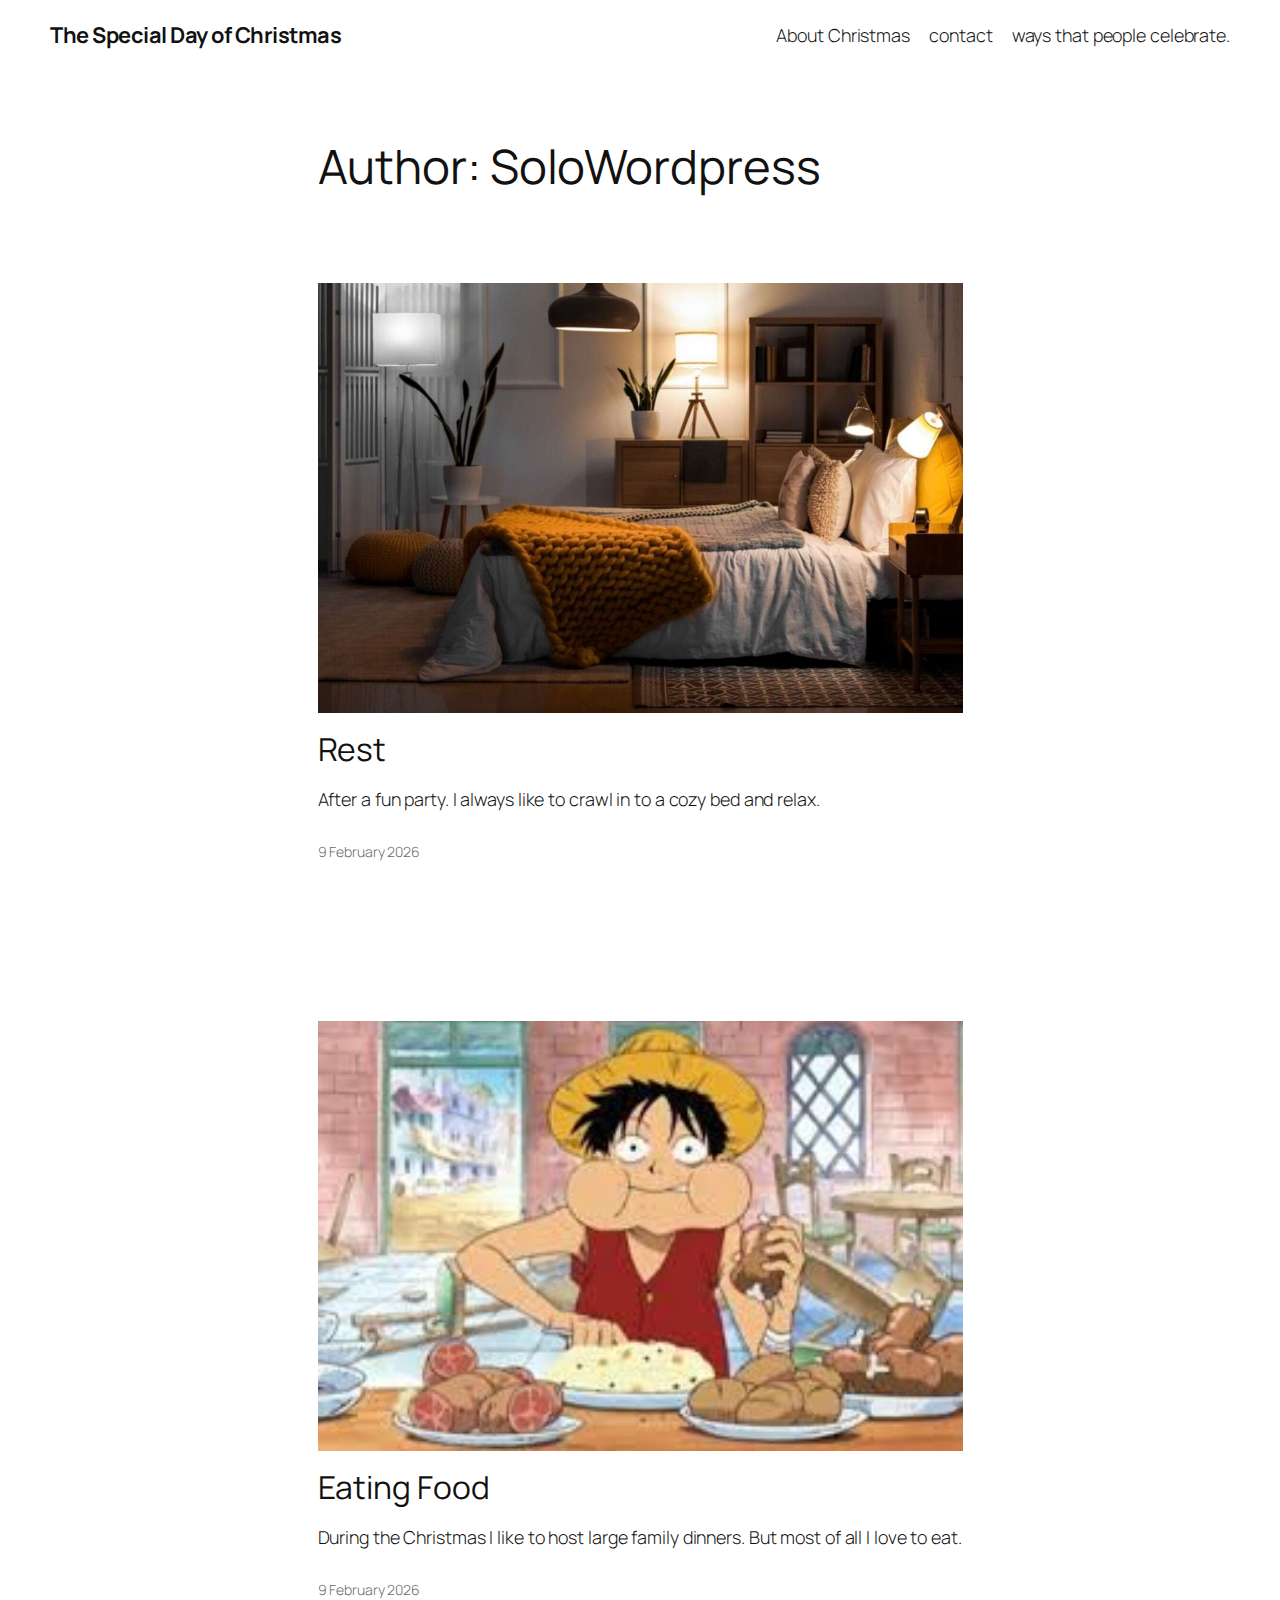
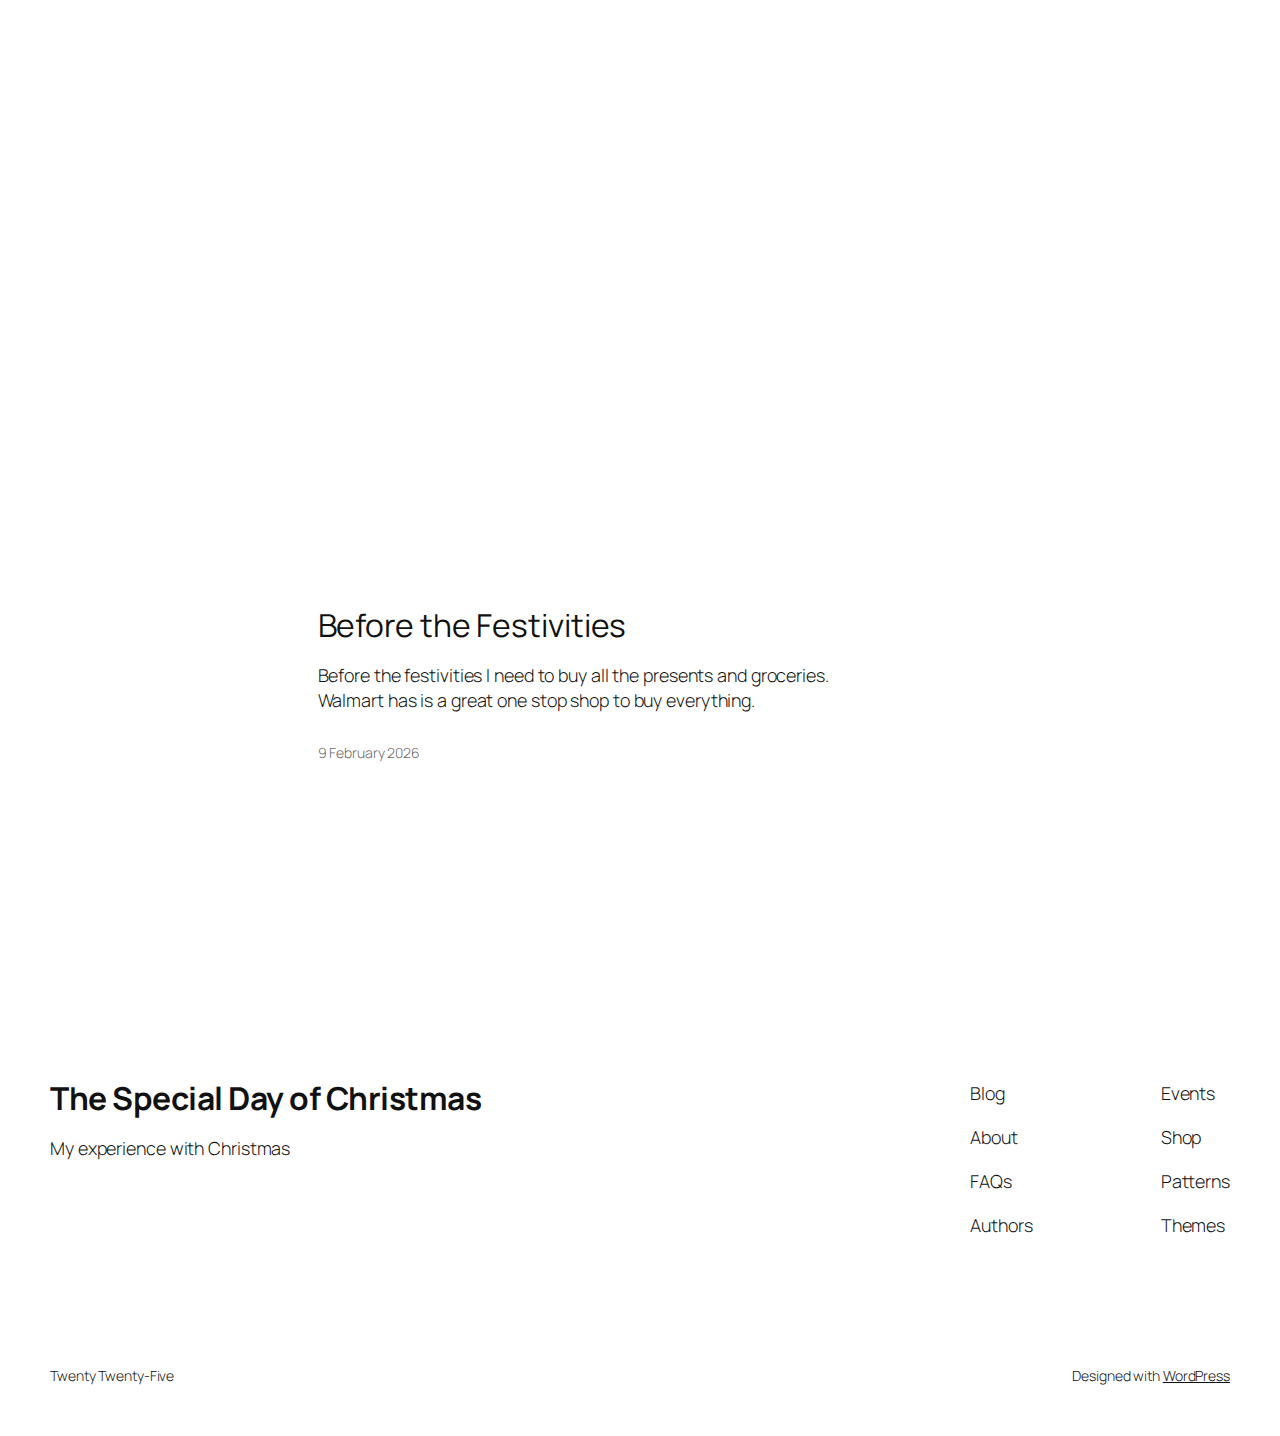
<file: author/solowordpress/index.html>
<!DOCTYPE html>
<html lang="en-CA">
<head>
	<meta charset="UTF-8" />
	<meta name="viewport" content="width=device-width, initial-scale=1" />
<meta name='robots' content='max-image-preview:large' />
<title>SoloWordpress &#8211; The Special Day of Christmas</title>
<link rel="alternate" type="application/rss+xml" title="The Special Day of Christmas &raquo; Feed" href="/feed/" />
<link rel="alternate" type="application/rss+xml" title="The Special Day of Christmas &raquo; Comments Feed" href="/comments/feed/" />
<link rel="alternate" type="application/rss+xml" title="The Special Day of Christmas &raquo; Posts by SoloWordpress Feed" href="/author/solowordpress/feed/" />
<style id='wp-img-auto-sizes-contain-inline-css'>
img:is([sizes=auto i],[sizes^="auto," i]){contain-intrinsic-size:3000px 1500px}
/*# sourceURL=wp-img-auto-sizes-contain-inline-css */
</style>
<style id='wp-block-site-title-inline-css'>
.wp-block-site-title{box-sizing:border-box}.wp-block-site-title :where(a){color:inherit;font-family:inherit;font-size:inherit;font-style:inherit;font-weight:inherit;letter-spacing:inherit;line-height:inherit;text-decoration:inherit}
/*# sourceURL=/wp-includes/blocks/site-title/style.min.css */
</style>
<style id='wp-block-page-list-inline-css'>
.wp-block-navigation .wp-block-page-list{align-items:var(--navigation-layout-align,initial);background-color:inherit;display:flex;flex-direction:var(--navigation-layout-direction,initial);flex-wrap:var(--navigation-layout-wrap,wrap);justify-content:var(--navigation-layout-justify,initial)}.wp-block-navigation .wp-block-navigation-item{background-color:inherit}.wp-block-page-list{box-sizing:border-box}
/*# sourceURL=/wp-includes/blocks/page-list/style.min.css */
</style>
<style id='wp-block-navigation-inline-css'>
.wp-block-navigation{position:relative}.wp-block-navigation ul{margin-bottom:0;margin-left:0;margin-top:0;padding-left:0}.wp-block-navigation ul,.wp-block-navigation ul li{list-style:none;padding:0}.wp-block-navigation .wp-block-navigation-item{align-items:center;background-color:inherit;display:flex;position:relative}.wp-block-navigation .wp-block-navigation-item .wp-block-navigation__submenu-container:empty{display:none}.wp-block-navigation .wp-block-navigation-item__content{display:block;z-index:1}.wp-block-navigation .wp-block-navigation-item__content.wp-block-navigation-item__content{color:inherit}.wp-block-navigation.has-text-decoration-underline .wp-block-navigation-item__content,.wp-block-navigation.has-text-decoration-underline .wp-block-navigation-item__content:active,.wp-block-navigation.has-text-decoration-underline .wp-block-navigation-item__content:focus{text-decoration:underline}.wp-block-navigation.has-text-decoration-line-through .wp-block-navigation-item__content,.wp-block-navigation.has-text-decoration-line-through .wp-block-navigation-item__content:active,.wp-block-navigation.has-text-decoration-line-through .wp-block-navigation-item__content:focus{text-decoration:line-through}.wp-block-navigation :where(a),.wp-block-navigation :where(a:active),.wp-block-navigation :where(a:focus){text-decoration:none}.wp-block-navigation .wp-block-navigation__submenu-icon{align-self:center;background-color:inherit;border:none;color:currentColor;display:inline-block;font-size:inherit;height:.6em;line-height:0;margin-left:.25em;padding:0;width:.6em}.wp-block-navigation .wp-block-navigation__submenu-icon svg{display:inline-block;stroke:currentColor;height:inherit;margin-top:.075em;width:inherit}.wp-block-navigation{--navigation-layout-justification-setting:flex-start;--navigation-layout-direction:row;--navigation-layout-wrap:wrap;--navigation-layout-justify:flex-start;--navigation-layout-align:center}.wp-block-navigation.is-vertical{--navigation-layout-direction:column;--navigation-layout-justify:initial;--navigation-layout-align:flex-start}.wp-block-navigation.no-wrap{--navigation-layout-wrap:nowrap}.wp-block-navigation.items-justified-center{--navigation-layout-justification-setting:center;--navigation-layout-justify:center}.wp-block-navigation.items-justified-center.is-vertical{--navigation-layout-align:center}.wp-block-navigation.items-justified-right{--navigation-layout-justification-setting:flex-end;--navigation-layout-justify:flex-end}.wp-block-navigation.items-justified-right.is-vertical{--navigation-layout-align:flex-end}.wp-block-navigation.items-justified-space-between{--navigation-layout-justification-setting:space-between;--navigation-layout-justify:space-between}.wp-block-navigation .has-child .wp-block-navigation__submenu-container{align-items:normal;background-color:inherit;color:inherit;display:flex;flex-direction:column;opacity:0;position:absolute;z-index:2}@media not (prefers-reduced-motion){.wp-block-navigation .has-child .wp-block-navigation__submenu-container{transition:opacity .1s linear}}.wp-block-navigation .has-child .wp-block-navigation__submenu-container{height:0;overflow:hidden;visibility:hidden;width:0}.wp-block-navigation .has-child .wp-block-navigation__submenu-container>.wp-block-navigation-item>.wp-block-navigation-item__content{display:flex;flex-grow:1;padding:.5em 1em}.wp-block-navigation .has-child .wp-block-navigation__submenu-container>.wp-block-navigation-item>.wp-block-navigation-item__content .wp-block-navigation__submenu-icon{margin-left:auto;margin-right:0}.wp-block-navigation .has-child .wp-block-navigation__submenu-container .wp-block-navigation-item__content{margin:0}.wp-block-navigation .has-child .wp-block-navigation__submenu-container{left:-1px;top:100%}@media (min-width:782px){.wp-block-navigation .has-child .wp-block-navigation__submenu-container .wp-block-navigation__submenu-container{left:100%;top:-1px}.wp-block-navigation .has-child .wp-block-navigation__submenu-container .wp-block-navigation__submenu-container:before{background:#0000;content:"";display:block;height:100%;position:absolute;right:100%;width:.5em}.wp-block-navigation .has-child .wp-block-navigation__submenu-container .wp-block-navigation__submenu-icon{margin-right:.25em}.wp-block-navigation .has-child .wp-block-navigation__submenu-container .wp-block-navigation__submenu-icon svg{transform:rotate(-90deg)}}.wp-block-navigation .has-child .wp-block-navigation-submenu__toggle[aria-expanded=true]~.wp-block-navigation__submenu-container,.wp-block-navigation .has-child:not(.open-on-click):hover>.wp-block-navigation__submenu-container,.wp-block-navigation .has-child:not(.open-on-click):not(.open-on-hover-click):focus-within>.wp-block-navigation__submenu-container{height:auto;min-width:200px;opacity:1;overflow:visible;visibility:visible;width:auto}.wp-block-navigation.has-background .has-child .wp-block-navigation__submenu-container{left:0;top:100%}@media (min-width:782px){.wp-block-navigation.has-background .has-child .wp-block-navigation__submenu-container .wp-block-navigation__submenu-container{left:100%;top:0}}.wp-block-navigation-submenu{display:flex;position:relative}.wp-block-navigation-submenu .wp-block-navigation__submenu-icon svg{stroke:currentColor}button.wp-block-navigation-item__content{background-color:initial;border:none;color:currentColor;font-family:inherit;font-size:inherit;font-style:inherit;font-weight:inherit;letter-spacing:inherit;line-height:inherit;text-align:left;text-transform:inherit}.wp-block-navigation-submenu__toggle{cursor:pointer}.wp-block-navigation-submenu__toggle[aria-expanded=true]+.wp-block-navigation__submenu-icon>svg,.wp-block-navigation-submenu__toggle[aria-expanded=true]>svg{transform:rotate(180deg)}.wp-block-navigation-item.open-on-click .wp-block-navigation-submenu__toggle{padding-left:0;padding-right:.85em}.wp-block-navigation-item.open-on-click .wp-block-navigation-submenu__toggle+.wp-block-navigation__submenu-icon{margin-left:-.6em;pointer-events:none}.wp-block-navigation-item.open-on-click button.wp-block-navigation-item__content:not(.wp-block-navigation-submenu__toggle){padding:0}.wp-block-navigation .wp-block-page-list,.wp-block-navigation__container,.wp-block-navigation__responsive-close,.wp-block-navigation__responsive-container,.wp-block-navigation__responsive-container-content,.wp-block-navigation__responsive-dialog{gap:inherit}:where(.wp-block-navigation.has-background .wp-block-navigation-item a:not(.wp-element-button)),:where(.wp-block-navigation.has-background .wp-block-navigation-submenu a:not(.wp-element-button)){padding:.5em 1em}:where(.wp-block-navigation .wp-block-navigation__submenu-container .wp-block-navigation-item a:not(.wp-element-button)),:where(.wp-block-navigation .wp-block-navigation__submenu-container .wp-block-navigation-submenu a:not(.wp-element-button)),:where(.wp-block-navigation .wp-block-navigation__submenu-container .wp-block-navigation-submenu button.wp-block-navigation-item__content),:where(.wp-block-navigation .wp-block-navigation__submenu-container .wp-block-pages-list__item button.wp-block-navigation-item__content){padding:.5em 1em}.wp-block-navigation.items-justified-right .wp-block-navigation__container .has-child .wp-block-navigation__submenu-container,.wp-block-navigation.items-justified-right .wp-block-page-list>.has-child .wp-block-navigation__submenu-container,.wp-block-navigation.items-justified-space-between .wp-block-page-list>.has-child:last-child .wp-block-navigation__submenu-container,.wp-block-navigation.items-justified-space-between>.wp-block-navigation__container>.has-child:last-child .wp-block-navigation__submenu-container{left:auto;right:0}.wp-block-navigation.items-justified-right .wp-block-navigation__container .has-child .wp-block-navigation__submenu-container .wp-block-navigation__submenu-container,.wp-block-navigation.items-justified-right .wp-block-page-list>.has-child .wp-block-navigation__submenu-container .wp-block-navigation__submenu-container,.wp-block-navigation.items-justified-space-between .wp-block-page-list>.has-child:last-child .wp-block-navigation__submenu-container .wp-block-navigation__submenu-container,.wp-block-navigation.items-justified-space-between>.wp-block-navigation__container>.has-child:last-child .wp-block-navigation__submenu-container .wp-block-navigation__submenu-container{left:-1px;right:-1px}@media (min-width:782px){.wp-block-navigation.items-justified-right .wp-block-navigation__container .has-child .wp-block-navigation__submenu-container .wp-block-navigation__submenu-container,.wp-block-navigation.items-justified-right .wp-block-page-list>.has-child .wp-block-navigation__submenu-container .wp-block-navigation__submenu-container,.wp-block-navigation.items-justified-space-between .wp-block-page-list>.has-child:last-child .wp-block-navigation__submenu-container .wp-block-navigation__submenu-container,.wp-block-navigation.items-justified-space-between>.wp-block-navigation__container>.has-child:last-child .wp-block-navigation__submenu-container .wp-block-navigation__submenu-container{left:auto;right:100%}}.wp-block-navigation:not(.has-background) .wp-block-navigation__submenu-container{background-color:#fff;border:1px solid #00000026}.wp-block-navigation.has-background .wp-block-navigation__submenu-container{background-color:inherit}.wp-block-navigation:not(.has-text-color) .wp-block-navigation__submenu-container{color:#000}.wp-block-navigation__container{align-items:var(--navigation-layout-align,initial);display:flex;flex-direction:var(--navigation-layout-direction,initial);flex-wrap:var(--navigation-layout-wrap,wrap);justify-content:var(--navigation-layout-justify,initial);list-style:none;margin:0;padding-left:0}.wp-block-navigation__container .is-responsive{display:none}.wp-block-navigation__container:only-child,.wp-block-page-list:only-child{flex-grow:1}@keyframes overlay-menu__fade-in-animation{0%{opacity:0;transform:translateY(.5em)}to{opacity:1;transform:translateY(0)}}.wp-block-navigation__responsive-container{bottom:0;display:none;left:0;position:fixed;right:0;top:0}.wp-block-navigation__responsive-container :where(.wp-block-navigation-item a){color:inherit}.wp-block-navigation__responsive-container .wp-block-navigation__responsive-container-content{align-items:var(--navigation-layout-align,initial);display:flex;flex-direction:var(--navigation-layout-direction,initial);flex-wrap:var(--navigation-layout-wrap,wrap);justify-content:var(--navigation-layout-justify,initial)}.wp-block-navigation__responsive-container:not(.is-menu-open.is-menu-open){background-color:inherit!important;color:inherit!important}.wp-block-navigation__responsive-container.is-menu-open{background-color:inherit;display:flex;flex-direction:column}@media not (prefers-reduced-motion){.wp-block-navigation__responsive-container.is-menu-open{animation:overlay-menu__fade-in-animation .1s ease-out;animation-fill-mode:forwards}}.wp-block-navigation__responsive-container.is-menu-open{overflow:auto;padding:clamp(1rem,var(--wp--style--root--padding-top),20rem) clamp(1rem,var(--wp--style--root--padding-right),20rem) clamp(1rem,var(--wp--style--root--padding-bottom),20rem) clamp(1rem,var(--wp--style--root--padding-left),20rem);z-index:100000}.wp-block-navigation__responsive-container.is-menu-open .wp-block-navigation__responsive-container-content{align-items:var(--navigation-layout-justification-setting,inherit);display:flex;flex-direction:column;flex-wrap:nowrap;overflow:visible;padding-top:calc(2rem + 24px)}.wp-block-navigation__responsive-container.is-menu-open .wp-block-navigation__responsive-container-content,.wp-block-navigation__responsive-container.is-menu-open .wp-block-navigation__responsive-container-content .wp-block-navigation__container,.wp-block-navigation__responsive-container.is-menu-open .wp-block-navigation__responsive-container-content .wp-block-page-list{justify-content:flex-start}.wp-block-navigation__responsive-container.is-menu-open .wp-block-navigation__responsive-container-content .wp-block-navigation__submenu-icon{display:none}.wp-block-navigation__responsive-container.is-menu-open .wp-block-navigation__responsive-container-content .has-child .wp-block-navigation__submenu-container{border:none;height:auto;min-width:200px;opacity:1;overflow:initial;padding-left:2rem;padding-right:2rem;position:static;visibility:visible;width:auto}.wp-block-navigation__responsive-container.is-menu-open .wp-block-navigation__responsive-container-content .wp-block-navigation__container,.wp-block-navigation__responsive-container.is-menu-open .wp-block-navigation__responsive-container-content .wp-block-navigation__submenu-container{gap:inherit}.wp-block-navigation__responsive-container.is-menu-open .wp-block-navigation__responsive-container-content .wp-block-navigation__submenu-container{padding-top:var(--wp--style--block-gap,2em)}.wp-block-navigation__responsive-container.is-menu-open .wp-block-navigation__responsive-container-content .wp-block-navigation-item__content{padding:0}.wp-block-navigation__responsive-container.is-menu-open .wp-block-navigation__responsive-container-content .wp-block-navigation-item,.wp-block-navigation__responsive-container.is-menu-open .wp-block-navigation__responsive-container-content .wp-block-navigation__container,.wp-block-navigation__responsive-container.is-menu-open .wp-block-navigation__responsive-container-content .wp-block-page-list{align-items:var(--navigation-layout-justification-setting,initial);display:flex;flex-direction:column}.wp-block-navigation__responsive-container.is-menu-open .wp-block-navigation-item,.wp-block-navigation__responsive-container.is-menu-open .wp-block-navigation-item .wp-block-navigation__submenu-container,.wp-block-navigation__responsive-container.is-menu-open .wp-block-navigation__container,.wp-block-navigation__responsive-container.is-menu-open .wp-block-page-list{background:#0000!important;color:inherit!important}.wp-block-navigation__responsive-container.is-menu-open .wp-block-navigation__submenu-container.wp-block-navigation__submenu-container.wp-block-navigation__submenu-container.wp-block-navigation__submenu-container{left:auto;right:auto}@media (min-width:600px){.wp-block-navigation__responsive-container:not(.hidden-by-default):not(.is-menu-open){background-color:inherit;display:block;position:relative;width:100%;z-index:auto}.wp-block-navigation__responsive-container:not(.hidden-by-default):not(.is-menu-open) .wp-block-navigation__responsive-container-close{display:none}.wp-block-navigation__responsive-container.is-menu-open .wp-block-navigation__submenu-container.wp-block-navigation__submenu-container.wp-block-navigation__submenu-container.wp-block-navigation__submenu-container{left:0}}.wp-block-navigation:not(.has-background) .wp-block-navigation__responsive-container.is-menu-open{background-color:#fff}.wp-block-navigation:not(.has-text-color) .wp-block-navigation__responsive-container.is-menu-open{color:#000}.wp-block-navigation__toggle_button_label{font-size:1rem;font-weight:700}.wp-block-navigation__responsive-container-close,.wp-block-navigation__responsive-container-open{background:#0000;border:none;color:currentColor;cursor:pointer;margin:0;padding:0;text-transform:inherit;vertical-align:middle}.wp-block-navigation__responsive-container-close svg,.wp-block-navigation__responsive-container-open svg{fill:currentColor;display:block;height:24px;pointer-events:none;width:24px}.wp-block-navigation__responsive-container-open{display:flex}.wp-block-navigation__responsive-container-open.wp-block-navigation__responsive-container-open.wp-block-navigation__responsive-container-open{font-family:inherit;font-size:inherit;font-weight:inherit}@media (min-width:600px){.wp-block-navigation__responsive-container-open:not(.always-shown){display:none}}.wp-block-navigation__responsive-container-close{position:absolute;right:0;top:0;z-index:2}.wp-block-navigation__responsive-container-close.wp-block-navigation__responsive-container-close.wp-block-navigation__responsive-container-close{font-family:inherit;font-size:inherit;font-weight:inherit}.wp-block-navigation__responsive-close{width:100%}.has-modal-open .wp-block-navigation__responsive-close{margin-left:auto;margin-right:auto;max-width:var(--wp--style--global--wide-size,100%)}.wp-block-navigation__responsive-close:focus{outline:none}.is-menu-open .wp-block-navigation__responsive-close,.is-menu-open .wp-block-navigation__responsive-container-content,.is-menu-open .wp-block-navigation__responsive-dialog{box-sizing:border-box}.wp-block-navigation__responsive-dialog{position:relative}.has-modal-open .admin-bar .is-menu-open .wp-block-navigation__responsive-dialog{margin-top:46px}@media (min-width:782px){.has-modal-open .admin-bar .is-menu-open .wp-block-navigation__responsive-dialog{margin-top:32px}}html.has-modal-open{overflow:hidden}
/*# sourceURL=/wp-includes/blocks/navigation/style.min.css */
</style>
<style id='wp-block-group-inline-css'>
.wp-block-group{box-sizing:border-box}:where(.wp-block-group.wp-block-group-is-layout-constrained){position:relative}
/*# sourceURL=/wp-includes/blocks/group/style.min.css */
</style>
<style id='wp-block-query-title-inline-css'>
.wp-block-query-title{box-sizing:border-box}
/*# sourceURL=/wp-includes/blocks/query-title/style.min.css */
</style>
<style id='wp-block-post-featured-image-inline-css'>
.wp-block-post-featured-image{margin-left:0;margin-right:0}.wp-block-post-featured-image a{display:block;height:100%}.wp-block-post-featured-image :where(img){box-sizing:border-box;height:auto;max-width:100%;vertical-align:bottom;width:100%}.wp-block-post-featured-image.alignfull img,.wp-block-post-featured-image.alignwide img{width:100%}.wp-block-post-featured-image .wp-block-post-featured-image__overlay.has-background-dim{background-color:#000;inset:0;position:absolute}.wp-block-post-featured-image{position:relative}.wp-block-post-featured-image .wp-block-post-featured-image__overlay.has-background-gradient{background-color:initial}.wp-block-post-featured-image .wp-block-post-featured-image__overlay.has-background-dim-0{opacity:0}.wp-block-post-featured-image .wp-block-post-featured-image__overlay.has-background-dim-10{opacity:.1}.wp-block-post-featured-image .wp-block-post-featured-image__overlay.has-background-dim-20{opacity:.2}.wp-block-post-featured-image .wp-block-post-featured-image__overlay.has-background-dim-30{opacity:.3}.wp-block-post-featured-image .wp-block-post-featured-image__overlay.has-background-dim-40{opacity:.4}.wp-block-post-featured-image .wp-block-post-featured-image__overlay.has-background-dim-50{opacity:.5}.wp-block-post-featured-image .wp-block-post-featured-image__overlay.has-background-dim-60{opacity:.6}.wp-block-post-featured-image .wp-block-post-featured-image__overlay.has-background-dim-70{opacity:.7}.wp-block-post-featured-image .wp-block-post-featured-image__overlay.has-background-dim-80{opacity:.8}.wp-block-post-featured-image .wp-block-post-featured-image__overlay.has-background-dim-90{opacity:.9}.wp-block-post-featured-image .wp-block-post-featured-image__overlay.has-background-dim-100{opacity:1}.wp-block-post-featured-image:where(.alignleft,.alignright){width:100%}
/*# sourceURL=/wp-includes/blocks/post-featured-image/style.min.css */
</style>
<style id='wp-block-post-title-inline-css'>
.wp-block-post-title{box-sizing:border-box;word-break:break-word}.wp-block-post-title :where(a){display:inline-block;font-family:inherit;font-size:inherit;font-style:inherit;font-weight:inherit;letter-spacing:inherit;line-height:inherit;text-decoration:inherit}
/*# sourceURL=/wp-includes/blocks/post-title/style.min.css */
</style>
<style id='wp-block-paragraph-inline-css'>
.is-small-text{font-size:.875em}.is-regular-text{font-size:1em}.is-large-text{font-size:2.25em}.is-larger-text{font-size:3em}.has-drop-cap:not(:focus):first-letter{float:left;font-size:8.4em;font-style:normal;font-weight:100;line-height:.68;margin:.05em .1em 0 0;text-transform:uppercase}body.rtl .has-drop-cap:not(:focus):first-letter{float:none;margin-left:.1em}p.has-drop-cap.has-background{overflow:hidden}:root :where(p.has-background){padding:1.25em 2.375em}:where(p.has-text-color:not(.has-link-color)) a{color:inherit}p.has-text-align-left[style*="writing-mode:vertical-lr"],p.has-text-align-right[style*="writing-mode:vertical-rl"]{rotate:180deg}
/*# sourceURL=/wp-includes/blocks/paragraph/style.min.css */
</style>
<style id='wp-block-post-content-inline-css'>
.wp-block-post-content{display:flow-root}
/*# sourceURL=/wp-includes/blocks/post-content/style.min.css */
</style>
<style id='wp-block-post-date-inline-css'>
.wp-block-post-date{box-sizing:border-box}
/*# sourceURL=/wp-includes/blocks/post-date/style.min.css */
</style>
<style id='wp-block-post-template-inline-css'>
.wp-block-post-template{box-sizing:border-box;list-style:none;margin-bottom:0;margin-top:0;max-width:100%;padding:0}.wp-block-post-template.is-flex-container{display:flex;flex-direction:row;flex-wrap:wrap;gap:1.25em}.wp-block-post-template.is-flex-container>li{margin:0;width:100%}@media (min-width:600px){.wp-block-post-template.is-flex-container.is-flex-container.columns-2>li{width:calc(50% - .625em)}.wp-block-post-template.is-flex-container.is-flex-container.columns-3>li{width:calc(33.33333% - .83333em)}.wp-block-post-template.is-flex-container.is-flex-container.columns-4>li{width:calc(25% - .9375em)}.wp-block-post-template.is-flex-container.is-flex-container.columns-5>li{width:calc(20% - 1em)}.wp-block-post-template.is-flex-container.is-flex-container.columns-6>li{width:calc(16.66667% - 1.04167em)}}@media (max-width:600px){.wp-block-post-template-is-layout-grid.wp-block-post-template-is-layout-grid.wp-block-post-template-is-layout-grid.wp-block-post-template-is-layout-grid{grid-template-columns:1fr}}.wp-block-post-template-is-layout-constrained>li>.alignright,.wp-block-post-template-is-layout-flow>li>.alignright{float:right;margin-inline-end:0;margin-inline-start:2em}.wp-block-post-template-is-layout-constrained>li>.alignleft,.wp-block-post-template-is-layout-flow>li>.alignleft{float:left;margin-inline-end:2em;margin-inline-start:0}.wp-block-post-template-is-layout-constrained>li>.aligncenter,.wp-block-post-template-is-layout-flow>li>.aligncenter{margin-inline-end:auto;margin-inline-start:auto}
/*# sourceURL=/wp-includes/blocks/post-template/style.min.css */
</style>
<style id='wp-block-site-tagline-inline-css'>
.wp-block-site-tagline{box-sizing:border-box}
/*# sourceURL=/wp-includes/blocks/site-tagline/style.min.css */
</style>
<style id='wp-block-spacer-inline-css'>
.wp-block-spacer{clear:both}
/*# sourceURL=/wp-includes/blocks/spacer/style.min.css */
</style>
<style id='wp-block-columns-inline-css'>
.wp-block-columns{box-sizing:border-box;display:flex;flex-wrap:wrap!important}@media (min-width:782px){.wp-block-columns{flex-wrap:nowrap!important}}.wp-block-columns{align-items:normal!important}.wp-block-columns.are-vertically-aligned-top{align-items:flex-start}.wp-block-columns.are-vertically-aligned-center{align-items:center}.wp-block-columns.are-vertically-aligned-bottom{align-items:flex-end}@media (max-width:781px){.wp-block-columns:not(.is-not-stacked-on-mobile)>.wp-block-column{flex-basis:100%!important}}@media (min-width:782px){.wp-block-columns:not(.is-not-stacked-on-mobile)>.wp-block-column{flex-basis:0;flex-grow:1}.wp-block-columns:not(.is-not-stacked-on-mobile)>.wp-block-column[style*=flex-basis]{flex-grow:0}}.wp-block-columns.is-not-stacked-on-mobile{flex-wrap:nowrap!important}.wp-block-columns.is-not-stacked-on-mobile>.wp-block-column{flex-basis:0;flex-grow:1}.wp-block-columns.is-not-stacked-on-mobile>.wp-block-column[style*=flex-basis]{flex-grow:0}:where(.wp-block-columns){margin-bottom:1.75em}:where(.wp-block-columns.has-background){padding:1.25em 2.375em}.wp-block-column{flex-grow:1;min-width:0;overflow-wrap:break-word;word-break:break-word}.wp-block-column.is-vertically-aligned-top{align-self:flex-start}.wp-block-column.is-vertically-aligned-center{align-self:center}.wp-block-column.is-vertically-aligned-bottom{align-self:flex-end}.wp-block-column.is-vertically-aligned-stretch{align-self:stretch}.wp-block-column.is-vertically-aligned-bottom,.wp-block-column.is-vertically-aligned-center,.wp-block-column.is-vertically-aligned-top{width:100%}
/*# sourceURL=/wp-includes/blocks/columns/style.min.css */
</style>
<style id='wp-block-navigation-link-inline-css'>
.wp-block-navigation .wp-block-navigation-item__label{overflow-wrap:break-word}.wp-block-navigation .wp-block-navigation-item__description{display:none}.link-ui-tools{outline:1px solid #f0f0f0;padding:8px}.link-ui-block-inserter{padding-top:8px}.link-ui-block-inserter__back{margin-left:8px;text-transform:uppercase}
/*# sourceURL=/wp-includes/blocks/navigation-link/style.min.css */
</style>
<style id='wp-emoji-styles-inline-css'>

	img.wp-smiley, img.emoji {
		display: inline !important;
		border: none !important;
		box-shadow: none !important;
		height: 1em !important;
		width: 1em !important;
		margin: 0 0.07em !important;
		vertical-align: -0.1em !important;
		background: none !important;
		padding: 0 !important;
	}
/*# sourceURL=wp-emoji-styles-inline-css */
</style>
<style id='wp-block-library-inline-css'>
:root{--wp-block-synced-color:#7a00df;--wp-block-synced-color--rgb:122,0,223;--wp-bound-block-color:var(--wp-block-synced-color);--wp-editor-canvas-background:#ddd;--wp-admin-theme-color:#007cba;--wp-admin-theme-color--rgb:0,124,186;--wp-admin-theme-color-darker-10:#006ba1;--wp-admin-theme-color-darker-10--rgb:0,107,160.5;--wp-admin-theme-color-darker-20:#005a87;--wp-admin-theme-color-darker-20--rgb:0,90,135;--wp-admin-border-width-focus:2px}@media (min-resolution:192dpi){:root{--wp-admin-border-width-focus:1.5px}}.wp-element-button{cursor:pointer}:root .has-very-light-gray-background-color{background-color:#eee}:root .has-very-dark-gray-background-color{background-color:#313131}:root .has-very-light-gray-color{color:#eee}:root .has-very-dark-gray-color{color:#313131}:root .has-vivid-green-cyan-to-vivid-cyan-blue-gradient-background{background:linear-gradient(135deg,#00d084,#0693e3)}:root .has-purple-crush-gradient-background{background:linear-gradient(135deg,#34e2e4,#4721fb 50%,#ab1dfe)}:root .has-hazy-dawn-gradient-background{background:linear-gradient(135deg,#faaca8,#dad0ec)}:root .has-subdued-olive-gradient-background{background:linear-gradient(135deg,#fafae1,#67a671)}:root .has-atomic-cream-gradient-background{background:linear-gradient(135deg,#fdd79a,#004a59)}:root .has-nightshade-gradient-background{background:linear-gradient(135deg,#330968,#31cdcf)}:root .has-midnight-gradient-background{background:linear-gradient(135deg,#020381,#2874fc)}:root{--wp--preset--font-size--normal:16px;--wp--preset--font-size--huge:42px}.has-regular-font-size{font-size:1em}.has-larger-font-size{font-size:2.625em}.has-normal-font-size{font-size:var(--wp--preset--font-size--normal)}.has-huge-font-size{font-size:var(--wp--preset--font-size--huge)}.has-text-align-center{text-align:center}.has-text-align-left{text-align:left}.has-text-align-right{text-align:right}.has-fit-text{white-space:nowrap!important}#end-resizable-editor-section{display:none}.aligncenter{clear:both}.items-justified-left{justify-content:flex-start}.items-justified-center{justify-content:center}.items-justified-right{justify-content:flex-end}.items-justified-space-between{justify-content:space-between}.screen-reader-text{border:0;clip-path:inset(50%);height:1px;margin:-1px;overflow:hidden;padding:0;position:absolute;width:1px;word-wrap:normal!important}.screen-reader-text:focus{background-color:#ddd;clip-path:none;color:#444;display:block;font-size:1em;height:auto;left:5px;line-height:normal;padding:15px 23px 14px;text-decoration:none;top:5px;width:auto;z-index:100000}html :where(.has-border-color){border-style:solid}html :where([style*=border-top-color]){border-top-style:solid}html :where([style*=border-right-color]){border-right-style:solid}html :where([style*=border-bottom-color]){border-bottom-style:solid}html :where([style*=border-left-color]){border-left-style:solid}html :where([style*=border-width]){border-style:solid}html :where([style*=border-top-width]){border-top-style:solid}html :where([style*=border-right-width]){border-right-style:solid}html :where([style*=border-bottom-width]){border-bottom-style:solid}html :where([style*=border-left-width]){border-left-style:solid}html :where(img[class*=wp-image-]){height:auto;max-width:100%}:where(figure){margin:0 0 1em}html :where(.is-position-sticky){--wp-admin--admin-bar--position-offset:var(--wp-admin--admin-bar--height,0px)}@media screen and (max-width:600px){html :where(.is-position-sticky){--wp-admin--admin-bar--position-offset:0px}}
/*# sourceURL=/wp-includes/css/dist/block-library/common.min.css */
</style>
<style id='global-styles-inline-css'>
:root{--wp--preset--aspect-ratio--square: 1;--wp--preset--aspect-ratio--4-3: 4/3;--wp--preset--aspect-ratio--3-4: 3/4;--wp--preset--aspect-ratio--3-2: 3/2;--wp--preset--aspect-ratio--2-3: 2/3;--wp--preset--aspect-ratio--16-9: 16/9;--wp--preset--aspect-ratio--9-16: 9/16;--wp--preset--color--black: #000000;--wp--preset--color--cyan-bluish-gray: #abb8c3;--wp--preset--color--white: #ffffff;--wp--preset--color--pale-pink: #f78da7;--wp--preset--color--vivid-red: #cf2e2e;--wp--preset--color--luminous-vivid-orange: #ff6900;--wp--preset--color--luminous-vivid-amber: #fcb900;--wp--preset--color--light-green-cyan: #7bdcb5;--wp--preset--color--vivid-green-cyan: #00d084;--wp--preset--color--pale-cyan-blue: #8ed1fc;--wp--preset--color--vivid-cyan-blue: #0693e3;--wp--preset--color--vivid-purple: #9b51e0;--wp--preset--color--base: #FFFFFF;--wp--preset--color--contrast: #111111;--wp--preset--color--accent-1: #FFEE58;--wp--preset--color--accent-2: #F6CFF4;--wp--preset--color--accent-3: #503AA8;--wp--preset--color--accent-4: #686868;--wp--preset--color--accent-5: #FBFAF3;--wp--preset--color--accent-6: color-mix(in srgb, currentColor 20%, transparent);--wp--preset--gradient--vivid-cyan-blue-to-vivid-purple: linear-gradient(135deg,rgb(6,147,227) 0%,rgb(155,81,224) 100%);--wp--preset--gradient--light-green-cyan-to-vivid-green-cyan: linear-gradient(135deg,rgb(122,220,180) 0%,rgb(0,208,130) 100%);--wp--preset--gradient--luminous-vivid-amber-to-luminous-vivid-orange: linear-gradient(135deg,rgb(252,185,0) 0%,rgb(255,105,0) 100%);--wp--preset--gradient--luminous-vivid-orange-to-vivid-red: linear-gradient(135deg,rgb(255,105,0) 0%,rgb(207,46,46) 100%);--wp--preset--gradient--very-light-gray-to-cyan-bluish-gray: linear-gradient(135deg,rgb(238,238,238) 0%,rgb(169,184,195) 100%);--wp--preset--gradient--cool-to-warm-spectrum: linear-gradient(135deg,rgb(74,234,220) 0%,rgb(151,120,209) 20%,rgb(207,42,186) 40%,rgb(238,44,130) 60%,rgb(251,105,98) 80%,rgb(254,248,76) 100%);--wp--preset--gradient--blush-light-purple: linear-gradient(135deg,rgb(255,206,236) 0%,rgb(152,150,240) 100%);--wp--preset--gradient--blush-bordeaux: linear-gradient(135deg,rgb(254,205,165) 0%,rgb(254,45,45) 50%,rgb(107,0,62) 100%);--wp--preset--gradient--luminous-dusk: linear-gradient(135deg,rgb(255,203,112) 0%,rgb(199,81,192) 50%,rgb(65,88,208) 100%);--wp--preset--gradient--pale-ocean: linear-gradient(135deg,rgb(255,245,203) 0%,rgb(182,227,212) 50%,rgb(51,167,181) 100%);--wp--preset--gradient--electric-grass: linear-gradient(135deg,rgb(202,248,128) 0%,rgb(113,206,126) 100%);--wp--preset--gradient--midnight: linear-gradient(135deg,rgb(2,3,129) 0%,rgb(40,116,252) 100%);--wp--preset--font-size--small: 0.875rem;--wp--preset--font-size--medium: clamp(1rem, 1rem + ((1vw - 0.2rem) * 0.196), 1.125rem);--wp--preset--font-size--large: clamp(1.125rem, 1.125rem + ((1vw - 0.2rem) * 0.392), 1.375rem);--wp--preset--font-size--x-large: clamp(1.75rem, 1.75rem + ((1vw - 0.2rem) * 0.392), 2rem);--wp--preset--font-size--xx-large: clamp(2.15rem, 2.15rem + ((1vw - 0.2rem) * 1.333), 3rem);--wp--preset--font-family--manrope: Manrope, sans-serif;--wp--preset--font-family--fira-code: "Fira Code", monospace;--wp--preset--spacing--20: 10px;--wp--preset--spacing--30: 20px;--wp--preset--spacing--40: 30px;--wp--preset--spacing--50: clamp(30px, 5vw, 50px);--wp--preset--spacing--60: clamp(30px, 7vw, 70px);--wp--preset--spacing--70: clamp(50px, 7vw, 90px);--wp--preset--spacing--80: clamp(70px, 10vw, 140px);--wp--preset--shadow--natural: 6px 6px 9px rgba(0, 0, 0, 0.2);--wp--preset--shadow--deep: 12px 12px 50px rgba(0, 0, 0, 0.4);--wp--preset--shadow--sharp: 6px 6px 0px rgba(0, 0, 0, 0.2);--wp--preset--shadow--outlined: 6px 6px 0px -3px rgb(255, 255, 255), 6px 6px rgb(0, 0, 0);--wp--preset--shadow--crisp: 6px 6px 0px rgb(0, 0, 0);}:root { --wp--style--global--content-size: 645px;--wp--style--global--wide-size: 1340px; }:where(body) { margin: 0; }.wp-site-blocks { padding-top: var(--wp--style--root--padding-top); padding-bottom: var(--wp--style--root--padding-bottom); }.has-global-padding { padding-right: var(--wp--style--root--padding-right); padding-left: var(--wp--style--root--padding-left); }.has-global-padding > .alignfull { margin-right: calc(var(--wp--style--root--padding-right) * -1); margin-left: calc(var(--wp--style--root--padding-left) * -1); }.has-global-padding :where(:not(.alignfull.is-layout-flow) > .has-global-padding:not(.wp-block-block, .alignfull)) { padding-right: 0; padding-left: 0; }.has-global-padding :where(:not(.alignfull.is-layout-flow) > .has-global-padding:not(.wp-block-block, .alignfull)) > .alignfull { margin-left: 0; margin-right: 0; }.wp-site-blocks > .alignleft { float: left; margin-right: 2em; }.wp-site-blocks > .alignright { float: right; margin-left: 2em; }.wp-site-blocks > .aligncenter { justify-content: center; margin-left: auto; margin-right: auto; }:where(.wp-site-blocks) > * { margin-block-start: 1.2rem; margin-block-end: 0; }:where(.wp-site-blocks) > :first-child { margin-block-start: 0; }:where(.wp-site-blocks) > :last-child { margin-block-end: 0; }:root { --wp--style--block-gap: 1.2rem; }:root :where(.is-layout-flow) > :first-child{margin-block-start: 0;}:root :where(.is-layout-flow) > :last-child{margin-block-end: 0;}:root :where(.is-layout-flow) > *{margin-block-start: 1.2rem;margin-block-end: 0;}:root :where(.is-layout-constrained) > :first-child{margin-block-start: 0;}:root :where(.is-layout-constrained) > :last-child{margin-block-end: 0;}:root :where(.is-layout-constrained) > *{margin-block-start: 1.2rem;margin-block-end: 0;}:root :where(.is-layout-flex){gap: 1.2rem;}:root :where(.is-layout-grid){gap: 1.2rem;}.is-layout-flow > .alignleft{float: left;margin-inline-start: 0;margin-inline-end: 2em;}.is-layout-flow > .alignright{float: right;margin-inline-start: 2em;margin-inline-end: 0;}.is-layout-flow > .aligncenter{margin-left: auto !important;margin-right: auto !important;}.is-layout-constrained > .alignleft{float: left;margin-inline-start: 0;margin-inline-end: 2em;}.is-layout-constrained > .alignright{float: right;margin-inline-start: 2em;margin-inline-end: 0;}.is-layout-constrained > .aligncenter{margin-left: auto !important;margin-right: auto !important;}.is-layout-constrained > :where(:not(.alignleft):not(.alignright):not(.alignfull)){max-width: var(--wp--style--global--content-size);margin-left: auto !important;margin-right: auto !important;}.is-layout-constrained > .alignwide{max-width: var(--wp--style--global--wide-size);}body .is-layout-flex{display: flex;}.is-layout-flex{flex-wrap: wrap;align-items: center;}.is-layout-flex > :is(*, div){margin: 0;}body .is-layout-grid{display: grid;}.is-layout-grid > :is(*, div){margin: 0;}body{background-color: var(--wp--preset--color--base);color: var(--wp--preset--color--contrast);font-family: var(--wp--preset--font-family--manrope);font-size: var(--wp--preset--font-size--large);font-weight: 300;letter-spacing: -0.1px;line-height: 1.4;--wp--style--root--padding-top: 0px;--wp--style--root--padding-right: var(--wp--preset--spacing--50);--wp--style--root--padding-bottom: 0px;--wp--style--root--padding-left: var(--wp--preset--spacing--50);}a:where(:not(.wp-element-button)){color: currentColor;text-decoration: underline;}:root :where(a:where(:not(.wp-element-button)):hover){text-decoration: none;}h1, h2, h3, h4, h5, h6{font-weight: 400;letter-spacing: -0.1px;line-height: 1.125;}h1{font-size: var(--wp--preset--font-size--xx-large);}h2{font-size: var(--wp--preset--font-size--x-large);}h3{font-size: var(--wp--preset--font-size--large);}h4{font-size: var(--wp--preset--font-size--medium);}h5{font-size: var(--wp--preset--font-size--small);letter-spacing: 0.5px;}h6{font-size: var(--wp--preset--font-size--small);font-weight: 700;letter-spacing: 1.4px;text-transform: uppercase;}:root :where(.wp-element-button, .wp-block-button__link){background-color: var(--wp--preset--color--contrast);border-width: 0;color: var(--wp--preset--color--base);font-family: inherit;font-size: var(--wp--preset--font-size--medium);font-style: inherit;font-weight: inherit;letter-spacing: inherit;line-height: inherit;padding-top: 1rem;padding-right: 2.25rem;padding-bottom: 1rem;padding-left: 2.25rem;text-decoration: none;text-transform: inherit;}:root :where(.wp-element-button:hover, .wp-block-button__link:hover){background-color: color-mix(in srgb, var(--wp--preset--color--contrast) 85%, transparent);border-color: transparent;color: var(--wp--preset--color--base);}:root :where(.wp-element-button:focus, .wp-block-button__link:focus){outline-color: var(--wp--preset--color--accent-4);outline-offset: 2px;}:root :where(.wp-element-caption, .wp-block-audio figcaption, .wp-block-embed figcaption, .wp-block-gallery figcaption, .wp-block-image figcaption, .wp-block-table figcaption, .wp-block-video figcaption){font-size: var(--wp--preset--font-size--small);line-height: 1.4;}.has-black-color{color: var(--wp--preset--color--black) !important;}.has-cyan-bluish-gray-color{color: var(--wp--preset--color--cyan-bluish-gray) !important;}.has-white-color{color: var(--wp--preset--color--white) !important;}.has-pale-pink-color{color: var(--wp--preset--color--pale-pink) !important;}.has-vivid-red-color{color: var(--wp--preset--color--vivid-red) !important;}.has-luminous-vivid-orange-color{color: var(--wp--preset--color--luminous-vivid-orange) !important;}.has-luminous-vivid-amber-color{color: var(--wp--preset--color--luminous-vivid-amber) !important;}.has-light-green-cyan-color{color: var(--wp--preset--color--light-green-cyan) !important;}.has-vivid-green-cyan-color{color: var(--wp--preset--color--vivid-green-cyan) !important;}.has-pale-cyan-blue-color{color: var(--wp--preset--color--pale-cyan-blue) !important;}.has-vivid-cyan-blue-color{color: var(--wp--preset--color--vivid-cyan-blue) !important;}.has-vivid-purple-color{color: var(--wp--preset--color--vivid-purple) !important;}.has-base-color{color: var(--wp--preset--color--base) !important;}.has-contrast-color{color: var(--wp--preset--color--contrast) !important;}.has-accent-1-color{color: var(--wp--preset--color--accent-1) !important;}.has-accent-2-color{color: var(--wp--preset--color--accent-2) !important;}.has-accent-3-color{color: var(--wp--preset--color--accent-3) !important;}.has-accent-4-color{color: var(--wp--preset--color--accent-4) !important;}.has-accent-5-color{color: var(--wp--preset--color--accent-5) !important;}.has-accent-6-color{color: var(--wp--preset--color--accent-6) !important;}.has-black-background-color{background-color: var(--wp--preset--color--black) !important;}.has-cyan-bluish-gray-background-color{background-color: var(--wp--preset--color--cyan-bluish-gray) !important;}.has-white-background-color{background-color: var(--wp--preset--color--white) !important;}.has-pale-pink-background-color{background-color: var(--wp--preset--color--pale-pink) !important;}.has-vivid-red-background-color{background-color: var(--wp--preset--color--vivid-red) !important;}.has-luminous-vivid-orange-background-color{background-color: var(--wp--preset--color--luminous-vivid-orange) !important;}.has-luminous-vivid-amber-background-color{background-color: var(--wp--preset--color--luminous-vivid-amber) !important;}.has-light-green-cyan-background-color{background-color: var(--wp--preset--color--light-green-cyan) !important;}.has-vivid-green-cyan-background-color{background-color: var(--wp--preset--color--vivid-green-cyan) !important;}.has-pale-cyan-blue-background-color{background-color: var(--wp--preset--color--pale-cyan-blue) !important;}.has-vivid-cyan-blue-background-color{background-color: var(--wp--preset--color--vivid-cyan-blue) !important;}.has-vivid-purple-background-color{background-color: var(--wp--preset--color--vivid-purple) !important;}.has-base-background-color{background-color: var(--wp--preset--color--base) !important;}.has-contrast-background-color{background-color: var(--wp--preset--color--contrast) !important;}.has-accent-1-background-color{background-color: var(--wp--preset--color--accent-1) !important;}.has-accent-2-background-color{background-color: var(--wp--preset--color--accent-2) !important;}.has-accent-3-background-color{background-color: var(--wp--preset--color--accent-3) !important;}.has-accent-4-background-color{background-color: var(--wp--preset--color--accent-4) !important;}.has-accent-5-background-color{background-color: var(--wp--preset--color--accent-5) !important;}.has-accent-6-background-color{background-color: var(--wp--preset--color--accent-6) !important;}.has-black-border-color{border-color: var(--wp--preset--color--black) !important;}.has-cyan-bluish-gray-border-color{border-color: var(--wp--preset--color--cyan-bluish-gray) !important;}.has-white-border-color{border-color: var(--wp--preset--color--white) !important;}.has-pale-pink-border-color{border-color: var(--wp--preset--color--pale-pink) !important;}.has-vivid-red-border-color{border-color: var(--wp--preset--color--vivid-red) !important;}.has-luminous-vivid-orange-border-color{border-color: var(--wp--preset--color--luminous-vivid-orange) !important;}.has-luminous-vivid-amber-border-color{border-color: var(--wp--preset--color--luminous-vivid-amber) !important;}.has-light-green-cyan-border-color{border-color: var(--wp--preset--color--light-green-cyan) !important;}.has-vivid-green-cyan-border-color{border-color: var(--wp--preset--color--vivid-green-cyan) !important;}.has-pale-cyan-blue-border-color{border-color: var(--wp--preset--color--pale-cyan-blue) !important;}.has-vivid-cyan-blue-border-color{border-color: var(--wp--preset--color--vivid-cyan-blue) !important;}.has-vivid-purple-border-color{border-color: var(--wp--preset--color--vivid-purple) !important;}.has-base-border-color{border-color: var(--wp--preset--color--base) !important;}.has-contrast-border-color{border-color: var(--wp--preset--color--contrast) !important;}.has-accent-1-border-color{border-color: var(--wp--preset--color--accent-1) !important;}.has-accent-2-border-color{border-color: var(--wp--preset--color--accent-2) !important;}.has-accent-3-border-color{border-color: var(--wp--preset--color--accent-3) !important;}.has-accent-4-border-color{border-color: var(--wp--preset--color--accent-4) !important;}.has-accent-5-border-color{border-color: var(--wp--preset--color--accent-5) !important;}.has-accent-6-border-color{border-color: var(--wp--preset--color--accent-6) !important;}.has-vivid-cyan-blue-to-vivid-purple-gradient-background{background: var(--wp--preset--gradient--vivid-cyan-blue-to-vivid-purple) !important;}.has-light-green-cyan-to-vivid-green-cyan-gradient-background{background: var(--wp--preset--gradient--light-green-cyan-to-vivid-green-cyan) !important;}.has-luminous-vivid-amber-to-luminous-vivid-orange-gradient-background{background: var(--wp--preset--gradient--luminous-vivid-amber-to-luminous-vivid-orange) !important;}.has-luminous-vivid-orange-to-vivid-red-gradient-background{background: var(--wp--preset--gradient--luminous-vivid-orange-to-vivid-red) !important;}.has-very-light-gray-to-cyan-bluish-gray-gradient-background{background: var(--wp--preset--gradient--very-light-gray-to-cyan-bluish-gray) !important;}.has-cool-to-warm-spectrum-gradient-background{background: var(--wp--preset--gradient--cool-to-warm-spectrum) !important;}.has-blush-light-purple-gradient-background{background: var(--wp--preset--gradient--blush-light-purple) !important;}.has-blush-bordeaux-gradient-background{background: var(--wp--preset--gradient--blush-bordeaux) !important;}.has-luminous-dusk-gradient-background{background: var(--wp--preset--gradient--luminous-dusk) !important;}.has-pale-ocean-gradient-background{background: var(--wp--preset--gradient--pale-ocean) !important;}.has-electric-grass-gradient-background{background: var(--wp--preset--gradient--electric-grass) !important;}.has-midnight-gradient-background{background: var(--wp--preset--gradient--midnight) !important;}.has-small-font-size{font-size: var(--wp--preset--font-size--small) !important;}.has-medium-font-size{font-size: var(--wp--preset--font-size--medium) !important;}.has-large-font-size{font-size: var(--wp--preset--font-size--large) !important;}.has-x-large-font-size{font-size: var(--wp--preset--font-size--x-large) !important;}.has-xx-large-font-size{font-size: var(--wp--preset--font-size--xx-large) !important;}.has-manrope-font-family{font-family: var(--wp--preset--font-family--manrope) !important;}.has-fira-code-font-family{font-family: var(--wp--preset--font-family--fira-code) !important;}
:root :where(.wp-block-columns-is-layout-flow) > :first-child{margin-block-start: 0;}:root :where(.wp-block-columns-is-layout-flow) > :last-child{margin-block-end: 0;}:root :where(.wp-block-columns-is-layout-flow) > *{margin-block-start: var(--wp--preset--spacing--50);margin-block-end: 0;}:root :where(.wp-block-columns-is-layout-constrained) > :first-child{margin-block-start: 0;}:root :where(.wp-block-columns-is-layout-constrained) > :last-child{margin-block-end: 0;}:root :where(.wp-block-columns-is-layout-constrained) > *{margin-block-start: var(--wp--preset--spacing--50);margin-block-end: 0;}:root :where(.wp-block-columns-is-layout-flex){gap: var(--wp--preset--spacing--50);}:root :where(.wp-block-columns-is-layout-grid){gap: var(--wp--preset--spacing--50);}
:root :where(.wp-block-post-date){color: var(--wp--preset--color--accent-4);font-size: var(--wp--preset--font-size--small);}
:root :where(.wp-block-post-date a:where(:not(.wp-element-button))){color: var(--wp--preset--color--accent-4);text-decoration: none;}
:root :where(.wp-block-post-date a:where(:not(.wp-element-button)):hover){text-decoration: underline;}
:root :where(.wp-block-post-title a:where(:not(.wp-element-button))){text-decoration: none;}
:root :where(.wp-block-post-title a:where(:not(.wp-element-button)):hover){text-decoration: underline;}
:root :where(.wp-block-site-tagline){font-size: var(--wp--preset--font-size--medium);}
:root :where(.wp-block-site-title){font-weight: 700;letter-spacing: -.5px;}
:root :where(.wp-block-site-title a:where(:not(.wp-element-button))){text-decoration: none;}
:root :where(.wp-block-site-title a:where(:not(.wp-element-button)):hover){text-decoration: underline;}
:root :where(.wp-block-navigation){font-size: var(--wp--preset--font-size--medium);}
:root :where(.wp-block-navigation a:where(:not(.wp-element-button))){text-decoration: none;}
:root :where(.wp-block-navigation a:where(:not(.wp-element-button)):hover){text-decoration: underline;}
/*# sourceURL=global-styles-inline-css */
</style>
<style id='core-block-supports-inline-css'>
.wp-container-core-navigation-is-layout-fc306653{justify-content:flex-end;}.wp-container-core-group-is-layout-f4c28e8b{flex-wrap:nowrap;gap:var(--wp--preset--spacing--10);justify-content:flex-end;}.wp-container-core-group-is-layout-8165f36a{flex-wrap:nowrap;justify-content:space-between;}.wp-container-core-columns-is-layout-28f84493{flex-wrap:nowrap;}.wp-container-core-navigation-is-layout-fe9cc265{flex-direction:column;align-items:flex-start;}.wp-container-core-group-is-layout-570722b2{gap:var(--wp--preset--spacing--80);justify-content:space-between;align-items:flex-start;}.wp-container-core-group-is-layout-e5edad21{justify-content:space-between;align-items:flex-start;}.wp-container-core-group-is-layout-91e87306{gap:var(--wp--preset--spacing--20);justify-content:space-between;}
/*# sourceURL=core-block-supports-inline-css */
</style>
<style id='wp-block-template-skip-link-inline-css'>

		.skip-link.screen-reader-text {
			border: 0;
			clip-path: inset(50%);
			height: 1px;
			margin: -1px;
			overflow: hidden;
			padding: 0;
			position: absolute !important;
			width: 1px;
			word-wrap: normal !important;
		}

		.skip-link.screen-reader-text:focus {
			background-color: #eee;
			clip-path: none;
			color: #444;
			display: block;
			font-size: 1em;
			height: auto;
			left: 5px;
			line-height: normal;
			padding: 15px 23px 14px;
			text-decoration: none;
			top: 5px;
			width: auto;
			z-index: 100000;
		}
/*# sourceURL=wp-block-template-skip-link-inline-css */
</style>
<style id='twentytwentyfive-style-inline-css'>
a{text-decoration-thickness:1px!important;text-underline-offset:.1em}:where(.wp-site-blocks :focus){outline-width:2px;outline-style:solid}.wp-block-navigation .wp-block-navigation-submenu .wp-block-navigation-item:not(:last-child){margin-bottom:3px}.wp-block-navigation .wp-block-navigation-item .wp-block-navigation-item__content{outline-offset:4px}.wp-block-navigation .wp-block-navigation-item ul.wp-block-navigation__submenu-container .wp-block-navigation-item__content{outline-offset:0}blockquote,caption,figcaption,h1,h2,h3,h4,h5,h6,p{text-wrap:pretty}.more-link{display:block}:where(pre){overflow-x:auto}
/*# sourceURL=/wp-content/themes/twentytwentyfive/style.min.css */
</style>
<link rel="https://api.w.org/" href="/wp-json/" /><link rel="alternate" title="JSON" type="application/json" href="/wp-json/wp/v2/users/1" /><link rel="EditURI" type="application/rsd+xml" title="RSD" href="/xmlrpc.php?rsd" />
<meta name="generator" content="WordPress 6.9.1" />
<script type="importmap" id="wp-importmap">
{"imports":{"@wordpress/interactivity":"/wp-includes/js/dist/script-modules/interactivity/index.min.js?ver=66c613f68580994bb00a"}}
</script>
<link rel="modulepreload" href="/wp-includes/js/dist/script-modules/interactivity/index.min.js?ver=66c613f68580994bb00a" id="@wordpress/interactivity-js-modulepreload" fetchpriority="low">
<style class='wp-fonts-local'>
@font-face{font-family:Manrope;font-style:normal;font-weight:200 800;font-display:fallback;src:url('/wp-content/themes/twentytwentyfive/assets/fonts/manrope/Manrope-VariableFont_wght.woff2') format('woff2');}
@font-face{font-family:"Fira Code";font-style:normal;font-weight:300 700;font-display:fallback;src:url('/wp-content/themes/twentytwentyfive/assets/fonts/fira-code/FiraCode-VariableFont_wght.woff2') format('woff2');}
</style>
</head>

<body class="archive author author-solowordpress author-1 wp-embed-responsive wp-theme-twentytwentyfive">

<div class="wp-site-blocks"><header class="wp-block-template-part">
<div class="wp-block-group alignfull is-layout-flow wp-block-group-is-layout-flow">
	
	<div class="wp-block-group has-global-padding is-layout-constrained wp-block-group-is-layout-constrained">
		
		<div class="wp-block-group alignwide is-content-justification-space-between is-nowrap is-layout-flex wp-container-core-group-is-layout-8165f36a wp-block-group-is-layout-flex" style="padding-top:var(--wp--preset--spacing--30);padding-bottom:var(--wp--preset--spacing--30)">
			<p class="wp-block-site-title"><a href="/" target="_self" rel="home">The Special Day of Christmas</a></p>
			
			<div class="wp-block-group is-content-justification-right is-nowrap is-layout-flex wp-container-core-group-is-layout-f4c28e8b wp-block-group-is-layout-flex">
				<nav class="is-responsive items-justified-right wp-block-navigation is-content-justification-right is-layout-flex wp-container-core-navigation-is-layout-fc306653 wp-block-navigation-is-layout-flex" 
		 data-wp-interactive="core/navigation" data-wp-context='{"overlayOpenedBy":{"click":false,"hover":false,"focus":false},"type":"overlay","roleAttribute":"","ariaLabel":"Menu"}'><button aria-haspopup="dialog" aria-label="Open menu" class="wp-block-navigation__responsive-container-open" 
				data-wp-on--click="actions.openMenuOnClick"
				data-wp-on--keydown="actions.handleMenuKeydown"
			><svg width="24" height="24" xmlns="https://www.w3.org/2000/svg" viewBox="0 0 24 24" aria-hidden="true" focusable="false"><path d="M4 7.5h16v1.5H4z"></path><path d="M4 15h16v1.5H4z"></path></svg></button>
				<div class="wp-block-navigation__responsive-container  has-text-color has-contrast-color has-background has-base-background-color"  id="modal-1" 
				data-wp-class--has-modal-open="state.isMenuOpen"
				data-wp-class--is-menu-open="state.isMenuOpen"
				data-wp-watch="callbacks.initMenu"
				data-wp-on--keydown="actions.handleMenuKeydown"
				data-wp-on--focusout="actions.handleMenuFocusout"
				tabindex="-1"
			>
					<div class="wp-block-navigation__responsive-close" tabindex="-1">
						<div class="wp-block-navigation__responsive-dialog" 
				data-wp-bind--aria-modal="state.ariaModal"
				data-wp-bind--aria-label="state.ariaLabel"
				data-wp-bind--role="state.roleAttribute"
			>
							<button aria-label="Close menu" class="wp-block-navigation__responsive-container-close" 
				data-wp-on--click="actions.closeMenuOnClick"
			><svg xmlns="https://www.w3.org/2000/svg" viewBox="0 0 24 24" width="24" height="24" aria-hidden="true" focusable="false"><path d="m13.06 12 6.47-6.47-1.06-1.06L12 10.94 5.53 4.47 4.47 5.53 10.94 12l-6.47 6.47 1.06 1.06L12 13.06l6.47 6.47 1.06-1.06L13.06 12Z"></path></svg></button>
							<div class="wp-block-navigation__responsive-container-content" 
				data-wp-watch="callbacks.focusFirstElement"
			 id="modal-1-content">
								<ul class="wp-block-navigation__container is-responsive items-justified-right wp-block-navigation"><ul class="wp-block-page-list"><li class="wp-block-pages-list__item wp-block-navigation-item open-on-hover-click menu-item-home"><a class="wp-block-pages-list__item__link wp-block-navigation-item__content" href="/">About Christmas</a></li><li class="wp-block-pages-list__item wp-block-navigation-item open-on-hover-click"><a class="wp-block-pages-list__item__link wp-block-navigation-item__content" href="/contact/">contact</a></li><li class="wp-block-pages-list__item wp-block-navigation-item open-on-hover-click"><a class="wp-block-pages-list__item__link wp-block-navigation-item__content" href="/ways-that-people-celebrate/">ways that people celebrate.</a></li></ul></ul>
							</div>
						</div>
					</div>
				</div></nav>
			</div>
			
		</div>
		
	</div>
	
</div>


</header>


<main class="wp-block-group has-global-padding is-layout-constrained wp-block-group-is-layout-constrained" style="margin-top:var(--wp--preset--spacing--60)">
	<h1 class="wp-block-query-title">Author: <span>SoloWordpress</span></h1>
	 
	
<div class="wp-block-query alignfull is-layout-flow wp-block-query-is-layout-flow">
	<ul class="alignfull wp-block-post-template is-layout-flow wp-block-post-template-is-layout-flow"><li class="wp-block-post post-24 post type-post status-publish format-standard has-post-thumbnail hentry category-uncategorized">
		
		<div class="wp-block-group alignfull has-global-padding is-layout-constrained wp-block-group-is-layout-constrained" style="padding-top:var(--wp--preset--spacing--60);padding-bottom:var(--wp--preset--spacing--60)">
			<figure style="aspect-ratio:3/2;" class="wp-block-post-featured-image"><a href="/rest/" target="_self"  ><img width="1280" height="720" src="/wp-content/uploads/2026/02/cozy-bedroom.jpg" class="attachment-post-thumbnail size-post-thumbnail wp-post-image" alt="Rest" style="width:100%;height:100%;object-fit:cover;" decoding="async" fetchpriority="high" /></a></figure>
			<h2 class="wp-block-post-title has-x-large-font-size"><a href="/rest/" target="_self" >Rest</a></h2>
			<div class="entry-content alignfull wp-block-post-content has-medium-font-size has-global-padding is-layout-constrained wp-block-post-content-is-layout-constrained">
<p>After a fun party. I always like to crawl in to a cozy bed and relax.</p>
</div>
			<div style="margin-top:var(--wp--preset--spacing--40);" class="wp-block-post-date has-small-font-size"><time datetime="2026-02-09T19:30:47-05:00"><a href="/rest/">9 February 2026</a></time></div>
		</div>
		
	</li><li class="wp-block-post post-21 post type-post status-publish format-standard has-post-thumbnail hentry category-uncategorized">
		
		<div class="wp-block-group alignfull has-global-padding is-layout-constrained wp-block-group-is-layout-constrained" style="padding-top:var(--wp--preset--spacing--60);padding-bottom:var(--wp--preset--spacing--60)">
			<figure style="aspect-ratio:3/2;" class="wp-block-post-featured-image"><a href="/eating-food/" target="_self"  ><img width="260" height="194" src="/wp-content/uploads/2026/02/luffy-eating.jpg" class="attachment-post-thumbnail size-post-thumbnail wp-post-image" alt="Eating Food" style="width:100%;height:100%;object-fit:cover;" decoding="async" /></a></figure>
			<h2 class="wp-block-post-title has-x-large-font-size"><a href="/eating-food/" target="_self" >Eating Food</a></h2>
			<div class="entry-content alignfull wp-block-post-content has-medium-font-size has-global-padding is-layout-constrained wp-block-post-content-is-layout-constrained">
<p>During the Christmas I like to host large family dinners. But most of all I love to eat. </p>
</div>
			<div style="margin-top:var(--wp--preset--spacing--40);" class="wp-block-post-date has-small-font-size"><time datetime="2026-02-09T19:29:34-05:00"><a href="/eating-food/">9 February 2026</a></time></div>
		</div>
		
	</li><li class="wp-block-post post-18 post type-post status-publish format-standard has-post-thumbnail hentry category-uncategorized">
		
		<div class="wp-block-group alignfull has-global-padding is-layout-constrained wp-block-group-is-layout-constrained" style="padding-top:var(--wp--preset--spacing--60);padding-bottom:var(--wp--preset--spacing--60)">
			<figure style="aspect-ratio:3/2;" class="wp-block-post-featured-image"><a href="/before-the-festivities/" target="_self"  ><img width="1500" height="1046" src="/wp-content/uploads/2026/02/image-of-walmart.jpeg" class="attachment-post-thumbnail size-post-thumbnail wp-post-image" alt="Before the Festivities" style="width:100%;height:100%;object-fit:cover;" decoding="async" /></a></figure>
			<h2 class="wp-block-post-title has-x-large-font-size"><a href="/before-the-festivities/" target="_self" >Before the Festivities</a></h2>
			<div class="entry-content alignfull wp-block-post-content has-medium-font-size has-global-padding is-layout-constrained wp-block-post-content-is-layout-constrained">
<p>Before the festivities I need to buy all the presents and groceries.<br>Walmart has is a great one stop shop to buy everything.</p>
</div>
			<div style="margin-top:var(--wp--preset--spacing--40);" class="wp-block-post-date has-small-font-size"><time datetime="2026-02-09T19:25:55-05:00"><a href="/before-the-festivities/">9 February 2026</a></time></div>
		</div>
		
	</li></ul>
	
	<div class="wp-block-group has-global-padding is-layout-constrained wp-block-group-is-layout-constrained" style="padding-top:var(--wp--preset--spacing--60);padding-bottom:var(--wp--preset--spacing--60)">
		
	</div>
	
	
	<div class="wp-block-group alignwide has-global-padding is-layout-constrained wp-block-group-is-layout-constrained">
		
	</div>
	
</div>


</main>


<footer class="wp-block-template-part">
<div class="wp-block-group has-global-padding is-layout-constrained wp-block-group-is-layout-constrained" style="padding-top:var(--wp--preset--spacing--60);padding-bottom:var(--wp--preset--spacing--50)">
	
	<div class="wp-block-group alignwide is-layout-flow wp-block-group-is-layout-flow">
		

		
		<div class="wp-block-group alignfull is-content-justification-space-between is-layout-flex wp-container-core-group-is-layout-e5edad21 wp-block-group-is-layout-flex">
			
			<div class="wp-block-columns is-layout-flex wp-container-core-columns-is-layout-28f84493 wp-block-columns-is-layout-flex">
				
				<div class="wp-block-column is-layout-flow wp-block-column-is-layout-flow" style="flex-basis:100%"><h2 class="wp-block-site-title"><a href="/" target="_self" rel="home">The Special Day of Christmas</a></h2>

				<p class="wp-block-site-tagline">My experience with Christmas</p>
				</div>
				

				
				<div class="wp-block-column is-layout-flow wp-block-column-is-layout-flow">
					
					<div style="height:var(--wp--preset--spacing--40);width:0px" aria-hidden="true" class="wp-block-spacer"></div>
					
				</div>
				
			</div>
			

			
			<div class="wp-block-group is-content-justification-space-between is-layout-flex wp-container-core-group-is-layout-570722b2 wp-block-group-is-layout-flex">
				<nav class="is-vertical wp-block-navigation is-layout-flex wp-container-core-navigation-is-layout-fe9cc265 wp-block-navigation-is-layout-flex"><ul class="wp-block-navigation__container  is-vertical wp-block-navigation"><li class=" wp-block-navigation-item wp-block-navigation-link"><a class="wp-block-navigation-item__content"  href="#"><span class="wp-block-navigation-item__label">Blog</span></a></li><li class=" wp-block-navigation-item wp-block-navigation-link"><a class="wp-block-navigation-item__content"  href="#"><span class="wp-block-navigation-item__label">About</span></a></li><li class=" wp-block-navigation-item wp-block-navigation-link"><a class="wp-block-navigation-item__content"  href="#"><span class="wp-block-navigation-item__label">FAQs</span></a></li><li class=" wp-block-navigation-item wp-block-navigation-link"><a class="wp-block-navigation-item__content"  href="#"><span class="wp-block-navigation-item__label">Authors</span></a></li></ul></nav>

				<nav class="is-vertical wp-block-navigation is-layout-flex wp-container-core-navigation-is-layout-fe9cc265 wp-block-navigation-is-layout-flex"><ul class="wp-block-navigation__container  is-vertical wp-block-navigation"><li class=" wp-block-navigation-item wp-block-navigation-link"><a class="wp-block-navigation-item__content"  href="#"><span class="wp-block-navigation-item__label">Events</span></a></li><li class=" wp-block-navigation-item wp-block-navigation-link"><a class="wp-block-navigation-item__content"  href="#"><span class="wp-block-navigation-item__label">Shop</span></a></li><li class=" wp-block-navigation-item wp-block-navigation-link"><a class="wp-block-navigation-item__content"  href="#"><span class="wp-block-navigation-item__label">Patterns</span></a></li><li class=" wp-block-navigation-item wp-block-navigation-link"><a class="wp-block-navigation-item__content"  href="#"><span class="wp-block-navigation-item__label">Themes</span></a></li></ul></nav>
			</div>
				
		</div>
		

		
		<div style="height:var(--wp--preset--spacing--70)" aria-hidden="true" class="wp-block-spacer"></div>
		

		
		<div class="wp-block-group alignfull is-content-justification-space-between is-layout-flex wp-container-core-group-is-layout-91e87306 wp-block-group-is-layout-flex">
			
			<p class="has-small-font-size">Twenty Twenty-Five</p>
			
			
			<p class="has-small-font-size">
				Designed with <a href="https://wordpress.org" rel="nofollow">WordPress</a>			</p>
			
		</div>
		
	</div>
	
</div>


</footer>
</div>
<script type="speculationrules">
{"prefetch":[{"source":"document","where":{"and":[{"href_matches":"/*"},{"not":{"href_matches":["/wp-*.php","/wp-admin/*","/wp-content/uploads/*","/wp-content/*","/wp-content/plugins/*","/wp-content/themes/twentytwentyfive/*","/*\\?(.+)"]}},{"not":{"selector_matches":"a[rel~=\"nofollow\"]"}},{"not":{"selector_matches":".no-prefetch, .no-prefetch a"}}]},"eagerness":"conservative"}]}
</script>
<script type="module" src="/wp-includes/js/dist/script-modules/block-library/navigation/view.min.js?ver=b0f909c3ec791c383210" id="@wordpress/block-library/navigation/view-js-module" fetchpriority="low" data-wp-router-options="{&quot;loadOnClientNavigation&quot;:true}"></script>
<script id="wp-block-template-skip-link-js-after">
	( function() {
		var skipLinkTarget = document.querySelector( 'main' ),
			sibling,
			skipLinkTargetID,
			skipLink;

		// Early exit if a skip-link target can't be located.
		if ( ! skipLinkTarget ) {
			return;
		}

		/*
		 * Get the site wrapper.
		 * The skip-link will be injected in the beginning of it.
		 */
		sibling = document.querySelector( '.wp-site-blocks' );

		// Early exit if the root element was not found.
		if ( ! sibling ) {
			return;
		}

		// Get the skip-link target's ID, and generate one if it doesn't exist.
		skipLinkTargetID = skipLinkTarget.id;
		if ( ! skipLinkTargetID ) {
			skipLinkTargetID = 'wp--skip-link--target';
			skipLinkTarget.id = skipLinkTargetID;
		}

		// Create the skip link.
		skipLink = document.createElement( 'a' );
		skipLink.classList.add( 'skip-link', 'screen-reader-text' );
		skipLink.id = 'wp-skip-link';
		skipLink.href = '#' + skipLinkTargetID;
		skipLink.innerText = 'Skip to content';

		// Inject the skip link.
		sibling.parentElement.insertBefore( skipLink, sibling );
	}() );
	
//# sourceURL=wp-block-template-skip-link-js-after
</script>
<script id="wp-emoji-settings" type="application/json">
{"baseUrl":"https://s.w.org/images/core/emoji/17.0.2/72x72/","ext":".png","svgUrl":"https://s.w.org/images/core/emoji/17.0.2/svg/","svgExt":".svg","source":{"concatemoji":"/wp-includes/js/wp-emoji-release.min.js?ver=6.9.1"}}
</script>
<script type="module">
/*! This file is auto-generated */
const a=JSON.parse(document.getElementById("wp-emoji-settings").textContent),o=(window._wpemojiSettings=a,"wpEmojiSettingsSupports"),s=["flag","emoji"];function i(e){try{var t={supportTests:e,timestamp:(new Date).valueOf()};sessionStorage.setItem(o,JSON.stringify(t))}catch(e){}}function c(e,t,n){e.clearRect(0,0,e.canvas.width,e.canvas.height),e.fillText(t,0,0);t=new Uint32Array(e.getImageData(0,0,e.canvas.width,e.canvas.height).data);e.clearRect(0,0,e.canvas.width,e.canvas.height),e.fillText(n,0,0);const a=new Uint32Array(e.getImageData(0,0,e.canvas.width,e.canvas.height).data);return t.every((e,t)=>e===a[t])}function p(e,t){e.clearRect(0,0,e.canvas.width,e.canvas.height),e.fillText(t,0,0);var n=e.getImageData(16,16,1,1);for(let e=0;e<n.data.length;e++)if(0!==n.data[e])return!1;return!0}function u(e,t,n,a){switch(t){case"flag":return n(e,"\ud83c\udff3\ufe0f\u200d\u26a7\ufe0f","\ud83c\udff3\ufe0f\u200b\u26a7\ufe0f")?!1:!n(e,"\ud83c\udde8\ud83c\uddf6","\ud83c\udde8\u200b\ud83c\uddf6")&&!n(e,"\ud83c\udff4\udb40\udc67\udb40\udc62\udb40\udc65\udb40\udc6e\udb40\udc67\udb40\udc7f","\ud83c\udff4\u200b\udb40\udc67\u200b\udb40\udc62\u200b\udb40\udc65\u200b\udb40\udc6e\u200b\udb40\udc67\u200b\udb40\udc7f");case"emoji":return!a(e,"\ud83e\u1fac8")}return!1}function f(e,t,n,a){let r;const o=(r="undefined"!=typeof WorkerGlobalScope&&self instanceof WorkerGlobalScope?new OffscreenCanvas(300,150):document.createElement("canvas")).getContext("2d",{willReadFrequently:!0}),s=(o.textBaseline="top",o.font="600 32px Arial",{});return e.forEach(e=>{s[e]=t(o,e,n,a)}),s}function r(e){var t=document.createElement("script");t.src=e,t.defer=!0,document.head.appendChild(t)}a.supports={everything:!0,everythingExceptFlag:!0},new Promise(t=>{let n=function(){try{var e=JSON.parse(sessionStorage.getItem(o));if("object"==typeof e&&"number"==typeof e.timestamp&&(new Date).valueOf()<e.timestamp+604800&&"object"==typeof e.supportTests)return e.supportTests}catch(e){}return null}();if(!n){if("undefined"!=typeof Worker&&"undefined"!=typeof OffscreenCanvas&&"undefined"!=typeof URL&&URL.createObjectURL&&"undefined"!=typeof Blob)try{var e="postMessage("+f.toString()+"("+[JSON.stringify(s),u.toString(),c.toString(),p.toString()].join(",")+"));",a=new Blob([e],{type:"text/javascript"});const r=new Worker(URL.createObjectURL(a),{name:"wpTestEmojiSupports"});return void(r.onmessage=e=>{i(n=e.data),r.terminate(),t(n)})}catch(e){}i(n=f(s,u,c,p))}t(n)}).then(e=>{for(const n in e)a.supports[n]=e[n],a.supports.everything=a.supports.everything&&a.supports[n],"flag"!==n&&(a.supports.everythingExceptFlag=a.supports.everythingExceptFlag&&a.supports[n]);var t;a.supports.everythingExceptFlag=a.supports.everythingExceptFlag&&!a.supports.flag,a.supports.everything||((t=a.source||{}).concatemoji?r(t.concatemoji):t.wpemoji&&t.twemoji&&(r(t.twemoji),r(t.wpemoji)))});
//# sourceURL=/wp-includes/js/wp-emoji-loader.min.js
</script>
</body>
</html>
</file>
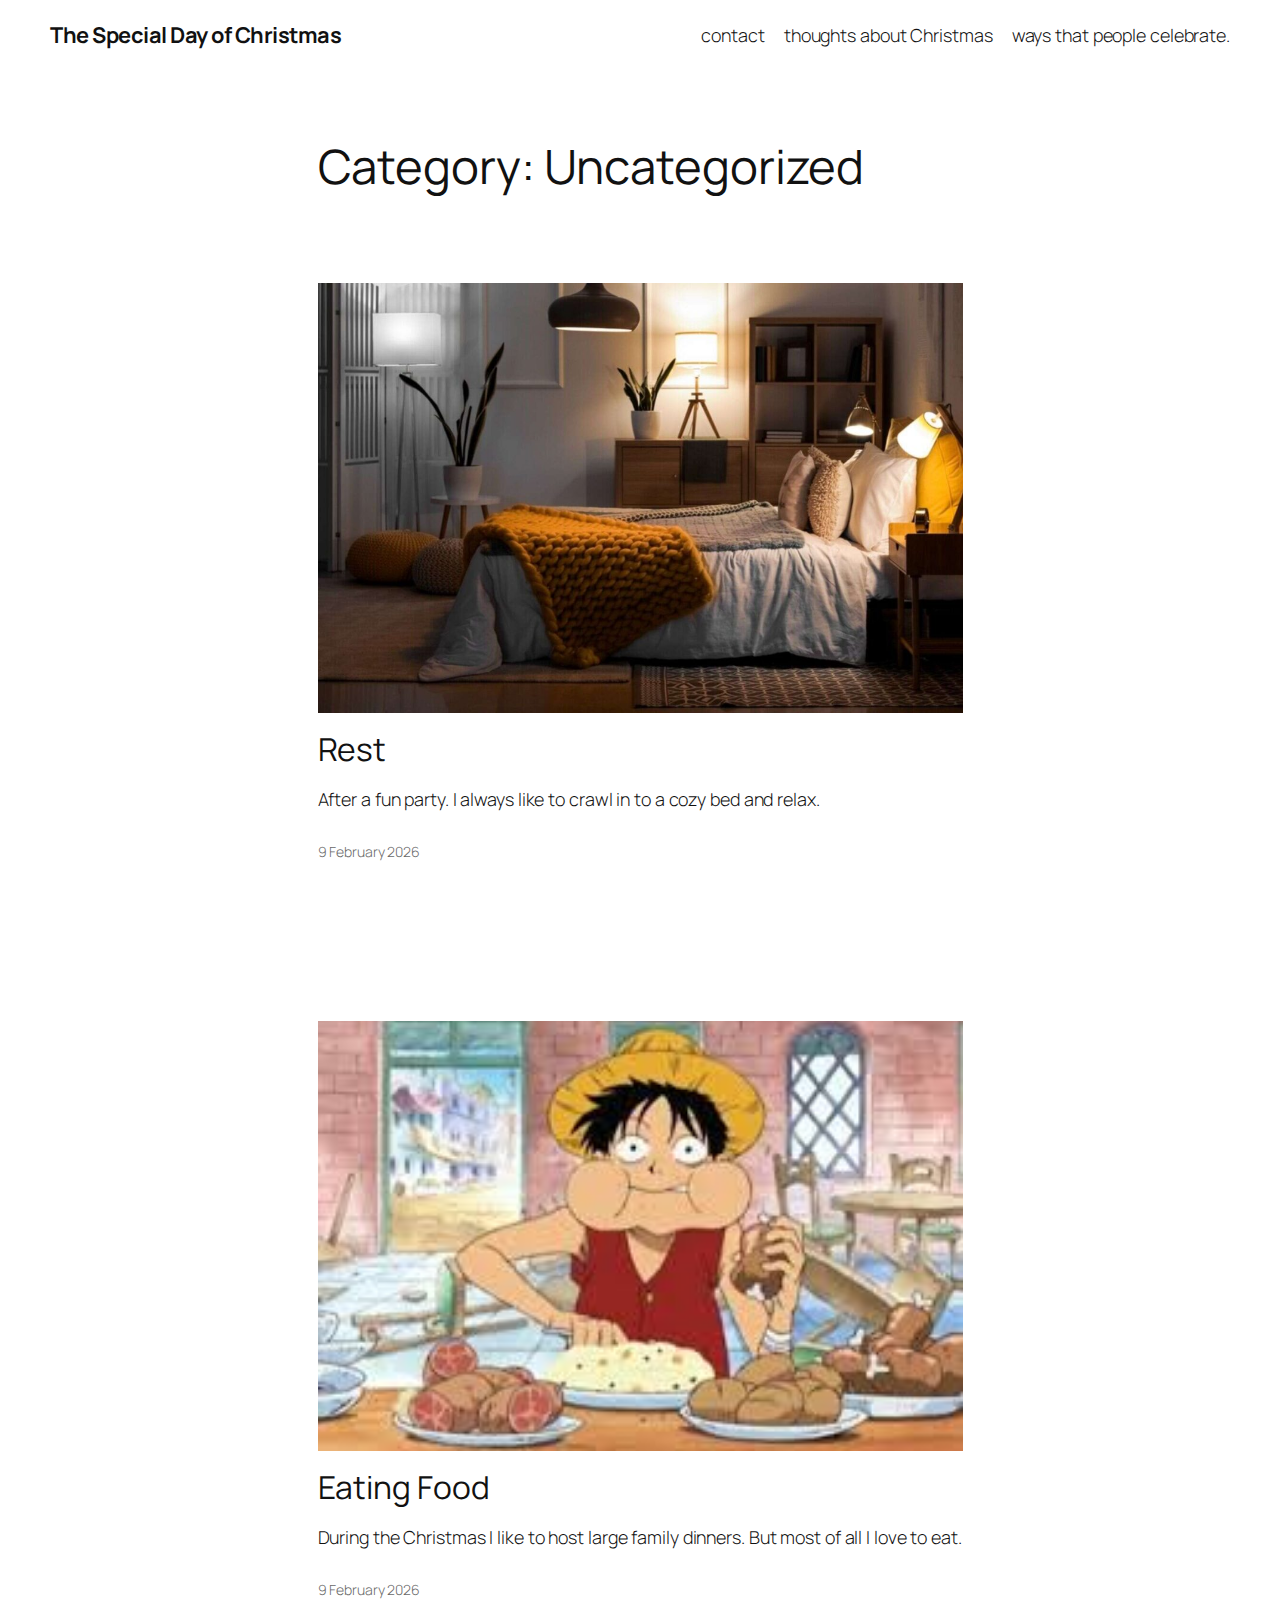
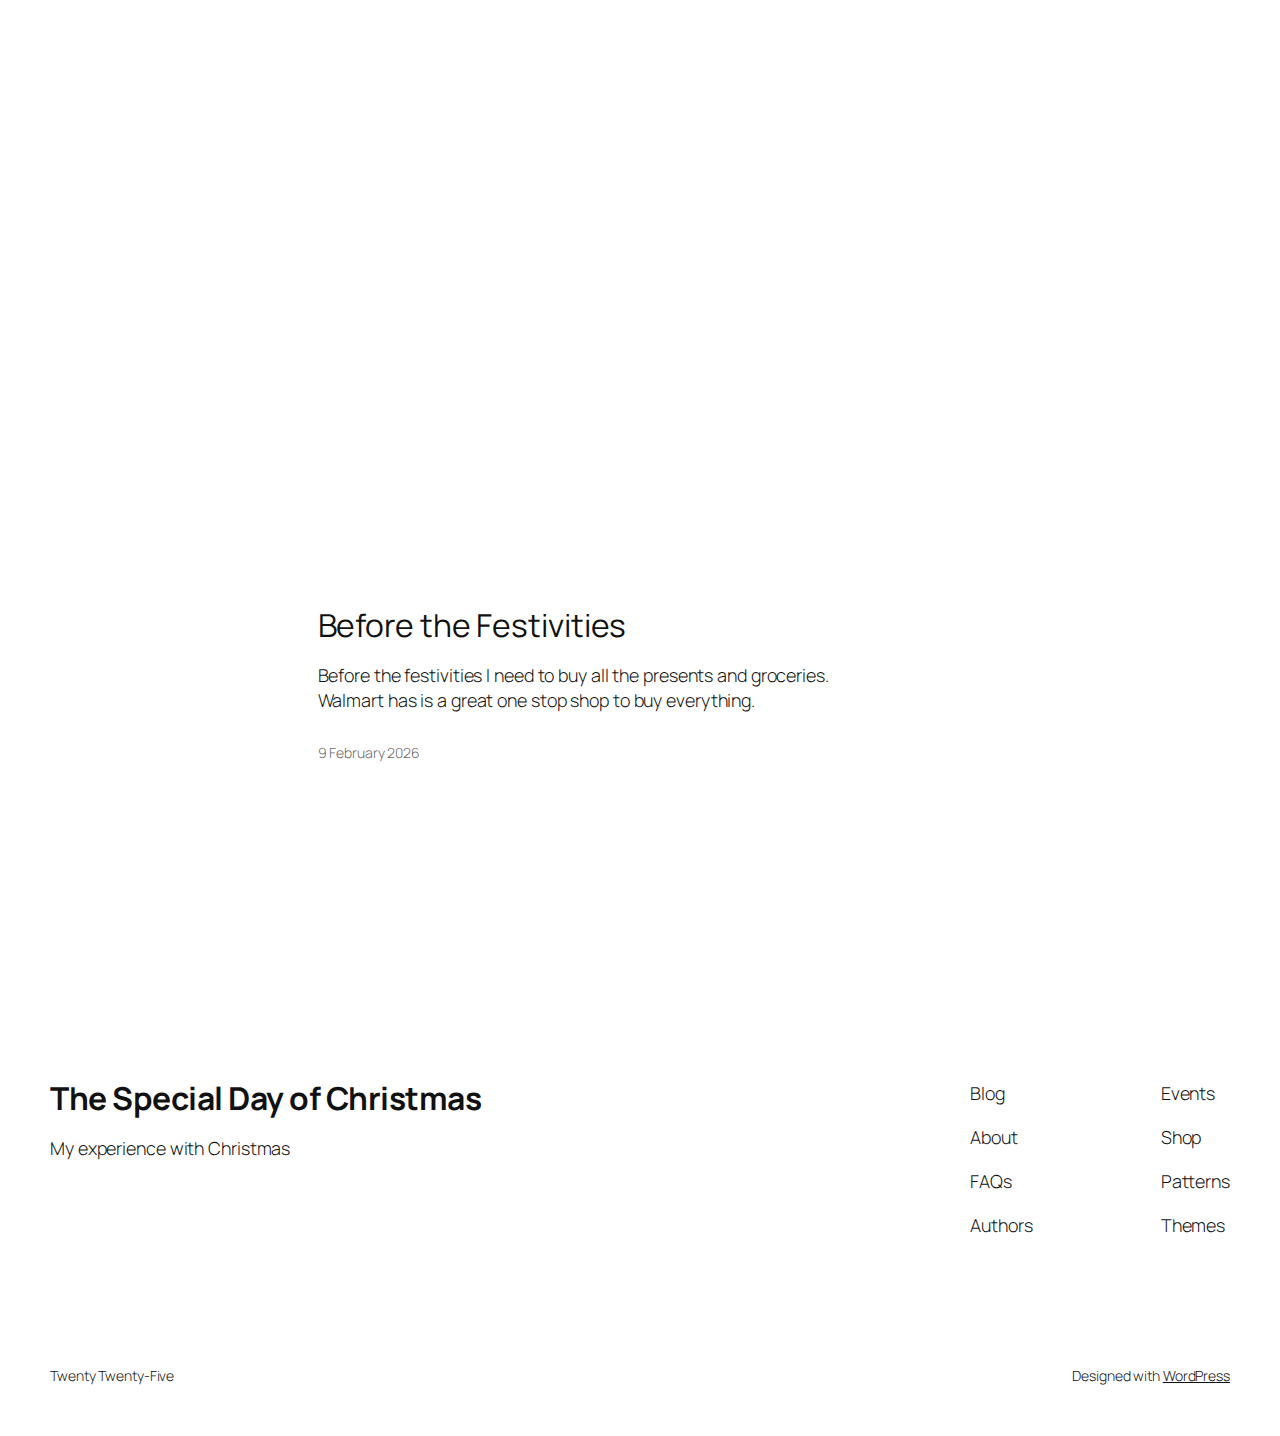
<file: category/uncategorized/index.html>
<!DOCTYPE html>
<html lang="en-CA">
<head>
	<meta charset="UTF-8" />
	<meta name="viewport" content="width=device-width, initial-scale=1" />
<meta name='robots' content='max-image-preview:large' />
<title>Uncategorized &#8211; The Special Day of Christmas</title>
<link rel="alternate" type="application/rss+xml" title="The Special Day of Christmas &raquo; Feed" href="/feed/" />
<link rel="alternate" type="application/rss+xml" title="The Special Day of Christmas &raquo; Comments Feed" href="/comments/feed/" />
<link rel="alternate" type="application/rss+xml" title="The Special Day of Christmas &raquo; Uncategorized Category Feed" href="/category/uncategorized/feed/" />
<style id='wp-img-auto-sizes-contain-inline-css'>
img:is([sizes=auto i],[sizes^="auto," i]){contain-intrinsic-size:3000px 1500px}
/*# sourceURL=wp-img-auto-sizes-contain-inline-css */
</style>
<style id='wp-block-site-title-inline-css'>
.wp-block-site-title{box-sizing:border-box}.wp-block-site-title :where(a){color:inherit;font-family:inherit;font-size:inherit;font-style:inherit;font-weight:inherit;letter-spacing:inherit;line-height:inherit;text-decoration:inherit}
/*# sourceURL=/wp-includes/blocks/site-title/style.min.css */
</style>
<style id='wp-block-page-list-inline-css'>
.wp-block-navigation .wp-block-page-list{align-items:var(--navigation-layout-align,initial);background-color:inherit;display:flex;flex-direction:var(--navigation-layout-direction,initial);flex-wrap:var(--navigation-layout-wrap,wrap);justify-content:var(--navigation-layout-justify,initial)}.wp-block-navigation .wp-block-navigation-item{background-color:inherit}.wp-block-page-list{box-sizing:border-box}
/*# sourceURL=/wp-includes/blocks/page-list/style.min.css */
</style>
<style id='wp-block-navigation-inline-css'>
.wp-block-navigation{position:relative}.wp-block-navigation ul{margin-bottom:0;margin-left:0;margin-top:0;padding-left:0}.wp-block-navigation ul,.wp-block-navigation ul li{list-style:none;padding:0}.wp-block-navigation .wp-block-navigation-item{align-items:center;background-color:inherit;display:flex;position:relative}.wp-block-navigation .wp-block-navigation-item .wp-block-navigation__submenu-container:empty{display:none}.wp-block-navigation .wp-block-navigation-item__content{display:block;z-index:1}.wp-block-navigation .wp-block-navigation-item__content.wp-block-navigation-item__content{color:inherit}.wp-block-navigation.has-text-decoration-underline .wp-block-navigation-item__content,.wp-block-navigation.has-text-decoration-underline .wp-block-navigation-item__content:active,.wp-block-navigation.has-text-decoration-underline .wp-block-navigation-item__content:focus{text-decoration:underline}.wp-block-navigation.has-text-decoration-line-through .wp-block-navigation-item__content,.wp-block-navigation.has-text-decoration-line-through .wp-block-navigation-item__content:active,.wp-block-navigation.has-text-decoration-line-through .wp-block-navigation-item__content:focus{text-decoration:line-through}.wp-block-navigation :where(a),.wp-block-navigation :where(a:active),.wp-block-navigation :where(a:focus){text-decoration:none}.wp-block-navigation .wp-block-navigation__submenu-icon{align-self:center;background-color:inherit;border:none;color:currentColor;display:inline-block;font-size:inherit;height:.6em;line-height:0;margin-left:.25em;padding:0;width:.6em}.wp-block-navigation .wp-block-navigation__submenu-icon svg{display:inline-block;stroke:currentColor;height:inherit;margin-top:.075em;width:inherit}.wp-block-navigation{--navigation-layout-justification-setting:flex-start;--navigation-layout-direction:row;--navigation-layout-wrap:wrap;--navigation-layout-justify:flex-start;--navigation-layout-align:center}.wp-block-navigation.is-vertical{--navigation-layout-direction:column;--navigation-layout-justify:initial;--navigation-layout-align:flex-start}.wp-block-navigation.no-wrap{--navigation-layout-wrap:nowrap}.wp-block-navigation.items-justified-center{--navigation-layout-justification-setting:center;--navigation-layout-justify:center}.wp-block-navigation.items-justified-center.is-vertical{--navigation-layout-align:center}.wp-block-navigation.items-justified-right{--navigation-layout-justification-setting:flex-end;--navigation-layout-justify:flex-end}.wp-block-navigation.items-justified-right.is-vertical{--navigation-layout-align:flex-end}.wp-block-navigation.items-justified-space-between{--navigation-layout-justification-setting:space-between;--navigation-layout-justify:space-between}.wp-block-navigation .has-child .wp-block-navigation__submenu-container{align-items:normal;background-color:inherit;color:inherit;display:flex;flex-direction:column;opacity:0;position:absolute;z-index:2}@media not (prefers-reduced-motion){.wp-block-navigation .has-child .wp-block-navigation__submenu-container{transition:opacity .1s linear}}.wp-block-navigation .has-child .wp-block-navigation__submenu-container{height:0;overflow:hidden;visibility:hidden;width:0}.wp-block-navigation .has-child .wp-block-navigation__submenu-container>.wp-block-navigation-item>.wp-block-navigation-item__content{display:flex;flex-grow:1;padding:.5em 1em}.wp-block-navigation .has-child .wp-block-navigation__submenu-container>.wp-block-navigation-item>.wp-block-navigation-item__content .wp-block-navigation__submenu-icon{margin-left:auto;margin-right:0}.wp-block-navigation .has-child .wp-block-navigation__submenu-container .wp-block-navigation-item__content{margin:0}.wp-block-navigation .has-child .wp-block-navigation__submenu-container{left:-1px;top:100%}@media (min-width:782px){.wp-block-navigation .has-child .wp-block-navigation__submenu-container .wp-block-navigation__submenu-container{left:100%;top:-1px}.wp-block-navigation .has-child .wp-block-navigation__submenu-container .wp-block-navigation__submenu-container:before{background:#0000;content:"";display:block;height:100%;position:absolute;right:100%;width:.5em}.wp-block-navigation .has-child .wp-block-navigation__submenu-container .wp-block-navigation__submenu-icon{margin-right:.25em}.wp-block-navigation .has-child .wp-block-navigation__submenu-container .wp-block-navigation__submenu-icon svg{transform:rotate(-90deg)}}.wp-block-navigation .has-child .wp-block-navigation-submenu__toggle[aria-expanded=true]~.wp-block-navigation__submenu-container,.wp-block-navigation .has-child:not(.open-on-click):hover>.wp-block-navigation__submenu-container,.wp-block-navigation .has-child:not(.open-on-click):not(.open-on-hover-click):focus-within>.wp-block-navigation__submenu-container{height:auto;min-width:200px;opacity:1;overflow:visible;visibility:visible;width:auto}.wp-block-navigation.has-background .has-child .wp-block-navigation__submenu-container{left:0;top:100%}@media (min-width:782px){.wp-block-navigation.has-background .has-child .wp-block-navigation__submenu-container .wp-block-navigation__submenu-container{left:100%;top:0}}.wp-block-navigation-submenu{display:flex;position:relative}.wp-block-navigation-submenu .wp-block-navigation__submenu-icon svg{stroke:currentColor}button.wp-block-navigation-item__content{background-color:initial;border:none;color:currentColor;font-family:inherit;font-size:inherit;font-style:inherit;font-weight:inherit;letter-spacing:inherit;line-height:inherit;text-align:left;text-transform:inherit}.wp-block-navigation-submenu__toggle{cursor:pointer}.wp-block-navigation-submenu__toggle[aria-expanded=true]+.wp-block-navigation__submenu-icon>svg,.wp-block-navigation-submenu__toggle[aria-expanded=true]>svg{transform:rotate(180deg)}.wp-block-navigation-item.open-on-click .wp-block-navigation-submenu__toggle{padding-left:0;padding-right:.85em}.wp-block-navigation-item.open-on-click .wp-block-navigation-submenu__toggle+.wp-block-navigation__submenu-icon{margin-left:-.6em;pointer-events:none}.wp-block-navigation-item.open-on-click button.wp-block-navigation-item__content:not(.wp-block-navigation-submenu__toggle){padding:0}.wp-block-navigation .wp-block-page-list,.wp-block-navigation__container,.wp-block-navigation__responsive-close,.wp-block-navigation__responsive-container,.wp-block-navigation__responsive-container-content,.wp-block-navigation__responsive-dialog{gap:inherit}:where(.wp-block-navigation.has-background .wp-block-navigation-item a:not(.wp-element-button)),:where(.wp-block-navigation.has-background .wp-block-navigation-submenu a:not(.wp-element-button)){padding:.5em 1em}:where(.wp-block-navigation .wp-block-navigation__submenu-container .wp-block-navigation-item a:not(.wp-element-button)),:where(.wp-block-navigation .wp-block-navigation__submenu-container .wp-block-navigation-submenu a:not(.wp-element-button)),:where(.wp-block-navigation .wp-block-navigation__submenu-container .wp-block-navigation-submenu button.wp-block-navigation-item__content),:where(.wp-block-navigation .wp-block-navigation__submenu-container .wp-block-pages-list__item button.wp-block-navigation-item__content){padding:.5em 1em}.wp-block-navigation.items-justified-right .wp-block-navigation__container .has-child .wp-block-navigation__submenu-container,.wp-block-navigation.items-justified-right .wp-block-page-list>.has-child .wp-block-navigation__submenu-container,.wp-block-navigation.items-justified-space-between .wp-block-page-list>.has-child:last-child .wp-block-navigation__submenu-container,.wp-block-navigation.items-justified-space-between>.wp-block-navigation__container>.has-child:last-child .wp-block-navigation__submenu-container{left:auto;right:0}.wp-block-navigation.items-justified-right .wp-block-navigation__container .has-child .wp-block-navigation__submenu-container .wp-block-navigation__submenu-container,.wp-block-navigation.items-justified-right .wp-block-page-list>.has-child .wp-block-navigation__submenu-container .wp-block-navigation__submenu-container,.wp-block-navigation.items-justified-space-between .wp-block-page-list>.has-child:last-child .wp-block-navigation__submenu-container .wp-block-navigation__submenu-container,.wp-block-navigation.items-justified-space-between>.wp-block-navigation__container>.has-child:last-child .wp-block-navigation__submenu-container .wp-block-navigation__submenu-container{left:-1px;right:-1px}@media (min-width:782px){.wp-block-navigation.items-justified-right .wp-block-navigation__container .has-child .wp-block-navigation__submenu-container .wp-block-navigation__submenu-container,.wp-block-navigation.items-justified-right .wp-block-page-list>.has-child .wp-block-navigation__submenu-container .wp-block-navigation__submenu-container,.wp-block-navigation.items-justified-space-between .wp-block-page-list>.has-child:last-child .wp-block-navigation__submenu-container .wp-block-navigation__submenu-container,.wp-block-navigation.items-justified-space-between>.wp-block-navigation__container>.has-child:last-child .wp-block-navigation__submenu-container .wp-block-navigation__submenu-container{left:auto;right:100%}}.wp-block-navigation:not(.has-background) .wp-block-navigation__submenu-container{background-color:#fff;border:1px solid #00000026}.wp-block-navigation.has-background .wp-block-navigation__submenu-container{background-color:inherit}.wp-block-navigation:not(.has-text-color) .wp-block-navigation__submenu-container{color:#000}.wp-block-navigation__container{align-items:var(--navigation-layout-align,initial);display:flex;flex-direction:var(--navigation-layout-direction,initial);flex-wrap:var(--navigation-layout-wrap,wrap);justify-content:var(--navigation-layout-justify,initial);list-style:none;margin:0;padding-left:0}.wp-block-navigation__container .is-responsive{display:none}.wp-block-navigation__container:only-child,.wp-block-page-list:only-child{flex-grow:1}@keyframes overlay-menu__fade-in-animation{0%{opacity:0;transform:translateY(.5em)}to{opacity:1;transform:translateY(0)}}.wp-block-navigation__responsive-container{bottom:0;display:none;left:0;position:fixed;right:0;top:0}.wp-block-navigation__responsive-container :where(.wp-block-navigation-item a){color:inherit}.wp-block-navigation__responsive-container .wp-block-navigation__responsive-container-content{align-items:var(--navigation-layout-align,initial);display:flex;flex-direction:var(--navigation-layout-direction,initial);flex-wrap:var(--navigation-layout-wrap,wrap);justify-content:var(--navigation-layout-justify,initial)}.wp-block-navigation__responsive-container:not(.is-menu-open.is-menu-open){background-color:inherit!important;color:inherit!important}.wp-block-navigation__responsive-container.is-menu-open{background-color:inherit;display:flex;flex-direction:column}@media not (prefers-reduced-motion){.wp-block-navigation__responsive-container.is-menu-open{animation:overlay-menu__fade-in-animation .1s ease-out;animation-fill-mode:forwards}}.wp-block-navigation__responsive-container.is-menu-open{overflow:auto;padding:clamp(1rem,var(--wp--style--root--padding-top),20rem) clamp(1rem,var(--wp--style--root--padding-right),20rem) clamp(1rem,var(--wp--style--root--padding-bottom),20rem) clamp(1rem,var(--wp--style--root--padding-left),20rem);z-index:100000}.wp-block-navigation__responsive-container.is-menu-open .wp-block-navigation__responsive-container-content{align-items:var(--navigation-layout-justification-setting,inherit);display:flex;flex-direction:column;flex-wrap:nowrap;overflow:visible;padding-top:calc(2rem + 24px)}.wp-block-navigation__responsive-container.is-menu-open .wp-block-navigation__responsive-container-content,.wp-block-navigation__responsive-container.is-menu-open .wp-block-navigation__responsive-container-content .wp-block-navigation__container,.wp-block-navigation__responsive-container.is-menu-open .wp-block-navigation__responsive-container-content .wp-block-page-list{justify-content:flex-start}.wp-block-navigation__responsive-container.is-menu-open .wp-block-navigation__responsive-container-content .wp-block-navigation__submenu-icon{display:none}.wp-block-navigation__responsive-container.is-menu-open .wp-block-navigation__responsive-container-content .has-child .wp-block-navigation__submenu-container{border:none;height:auto;min-width:200px;opacity:1;overflow:initial;padding-left:2rem;padding-right:2rem;position:static;visibility:visible;width:auto}.wp-block-navigation__responsive-container.is-menu-open .wp-block-navigation__responsive-container-content .wp-block-navigation__container,.wp-block-navigation__responsive-container.is-menu-open .wp-block-navigation__responsive-container-content .wp-block-navigation__submenu-container{gap:inherit}.wp-block-navigation__responsive-container.is-menu-open .wp-block-navigation__responsive-container-content .wp-block-navigation__submenu-container{padding-top:var(--wp--style--block-gap,2em)}.wp-block-navigation__responsive-container.is-menu-open .wp-block-navigation__responsive-container-content .wp-block-navigation-item__content{padding:0}.wp-block-navigation__responsive-container.is-menu-open .wp-block-navigation__responsive-container-content .wp-block-navigation-item,.wp-block-navigation__responsive-container.is-menu-open .wp-block-navigation__responsive-container-content .wp-block-navigation__container,.wp-block-navigation__responsive-container.is-menu-open .wp-block-navigation__responsive-container-content .wp-block-page-list{align-items:var(--navigation-layout-justification-setting,initial);display:flex;flex-direction:column}.wp-block-navigation__responsive-container.is-menu-open .wp-block-navigation-item,.wp-block-navigation__responsive-container.is-menu-open .wp-block-navigation-item .wp-block-navigation__submenu-container,.wp-block-navigation__responsive-container.is-menu-open .wp-block-navigation__container,.wp-block-navigation__responsive-container.is-menu-open .wp-block-page-list{background:#0000!important;color:inherit!important}.wp-block-navigation__responsive-container.is-menu-open .wp-block-navigation__submenu-container.wp-block-navigation__submenu-container.wp-block-navigation__submenu-container.wp-block-navigation__submenu-container{left:auto;right:auto}@media (min-width:600px){.wp-block-navigation__responsive-container:not(.hidden-by-default):not(.is-menu-open){background-color:inherit;display:block;position:relative;width:100%;z-index:auto}.wp-block-navigation__responsive-container:not(.hidden-by-default):not(.is-menu-open) .wp-block-navigation__responsive-container-close{display:none}.wp-block-navigation__responsive-container.is-menu-open .wp-block-navigation__submenu-container.wp-block-navigation__submenu-container.wp-block-navigation__submenu-container.wp-block-navigation__submenu-container{left:0}}.wp-block-navigation:not(.has-background) .wp-block-navigation__responsive-container.is-menu-open{background-color:#fff}.wp-block-navigation:not(.has-text-color) .wp-block-navigation__responsive-container.is-menu-open{color:#000}.wp-block-navigation__toggle_button_label{font-size:1rem;font-weight:700}.wp-block-navigation__responsive-container-close,.wp-block-navigation__responsive-container-open{background:#0000;border:none;color:currentColor;cursor:pointer;margin:0;padding:0;text-transform:inherit;vertical-align:middle}.wp-block-navigation__responsive-container-close svg,.wp-block-navigation__responsive-container-open svg{fill:currentColor;display:block;height:24px;pointer-events:none;width:24px}.wp-block-navigation__responsive-container-open{display:flex}.wp-block-navigation__responsive-container-open.wp-block-navigation__responsive-container-open.wp-block-navigation__responsive-container-open{font-family:inherit;font-size:inherit;font-weight:inherit}@media (min-width:600px){.wp-block-navigation__responsive-container-open:not(.always-shown){display:none}}.wp-block-navigation__responsive-container-close{position:absolute;right:0;top:0;z-index:2}.wp-block-navigation__responsive-container-close.wp-block-navigation__responsive-container-close.wp-block-navigation__responsive-container-close{font-family:inherit;font-size:inherit;font-weight:inherit}.wp-block-navigation__responsive-close{width:100%}.has-modal-open .wp-block-navigation__responsive-close{margin-left:auto;margin-right:auto;max-width:var(--wp--style--global--wide-size,100%)}.wp-block-navigation__responsive-close:focus{outline:none}.is-menu-open .wp-block-navigation__responsive-close,.is-menu-open .wp-block-navigation__responsive-container-content,.is-menu-open .wp-block-navigation__responsive-dialog{box-sizing:border-box}.wp-block-navigation__responsive-dialog{position:relative}.has-modal-open .admin-bar .is-menu-open .wp-block-navigation__responsive-dialog{margin-top:46px}@media (min-width:782px){.has-modal-open .admin-bar .is-menu-open .wp-block-navigation__responsive-dialog{margin-top:32px}}html.has-modal-open{overflow:hidden}
/*# sourceURL=/wp-includes/blocks/navigation/style.min.css */
</style>
<style id='wp-block-group-inline-css'>
.wp-block-group{box-sizing:border-box}:where(.wp-block-group.wp-block-group-is-layout-constrained){position:relative}
/*# sourceURL=/wp-includes/blocks/group/style.min.css */
</style>
<style id='wp-block-query-title-inline-css'>
.wp-block-query-title{box-sizing:border-box}
/*# sourceURL=/wp-includes/blocks/query-title/style.min.css */
</style>
<style id='wp-block-post-featured-image-inline-css'>
.wp-block-post-featured-image{margin-left:0;margin-right:0}.wp-block-post-featured-image a{display:block;height:100%}.wp-block-post-featured-image :where(img){box-sizing:border-box;height:auto;max-width:100%;vertical-align:bottom;width:100%}.wp-block-post-featured-image.alignfull img,.wp-block-post-featured-image.alignwide img{width:100%}.wp-block-post-featured-image .wp-block-post-featured-image__overlay.has-background-dim{background-color:#000;inset:0;position:absolute}.wp-block-post-featured-image{position:relative}.wp-block-post-featured-image .wp-block-post-featured-image__overlay.has-background-gradient{background-color:initial}.wp-block-post-featured-image .wp-block-post-featured-image__overlay.has-background-dim-0{opacity:0}.wp-block-post-featured-image .wp-block-post-featured-image__overlay.has-background-dim-10{opacity:.1}.wp-block-post-featured-image .wp-block-post-featured-image__overlay.has-background-dim-20{opacity:.2}.wp-block-post-featured-image .wp-block-post-featured-image__overlay.has-background-dim-30{opacity:.3}.wp-block-post-featured-image .wp-block-post-featured-image__overlay.has-background-dim-40{opacity:.4}.wp-block-post-featured-image .wp-block-post-featured-image__overlay.has-background-dim-50{opacity:.5}.wp-block-post-featured-image .wp-block-post-featured-image__overlay.has-background-dim-60{opacity:.6}.wp-block-post-featured-image .wp-block-post-featured-image__overlay.has-background-dim-70{opacity:.7}.wp-block-post-featured-image .wp-block-post-featured-image__overlay.has-background-dim-80{opacity:.8}.wp-block-post-featured-image .wp-block-post-featured-image__overlay.has-background-dim-90{opacity:.9}.wp-block-post-featured-image .wp-block-post-featured-image__overlay.has-background-dim-100{opacity:1}.wp-block-post-featured-image:where(.alignleft,.alignright){width:100%}
/*# sourceURL=/wp-includes/blocks/post-featured-image/style.min.css */
</style>
<style id='wp-block-post-title-inline-css'>
.wp-block-post-title{box-sizing:border-box;word-break:break-word}.wp-block-post-title :where(a){display:inline-block;font-family:inherit;font-size:inherit;font-style:inherit;font-weight:inherit;letter-spacing:inherit;line-height:inherit;text-decoration:inherit}
/*# sourceURL=/wp-includes/blocks/post-title/style.min.css */
</style>
<style id='wp-block-paragraph-inline-css'>
.is-small-text{font-size:.875em}.is-regular-text{font-size:1em}.is-large-text{font-size:2.25em}.is-larger-text{font-size:3em}.has-drop-cap:not(:focus):first-letter{float:left;font-size:8.4em;font-style:normal;font-weight:100;line-height:.68;margin:.05em .1em 0 0;text-transform:uppercase}body.rtl .has-drop-cap:not(:focus):first-letter{float:none;margin-left:.1em}p.has-drop-cap.has-background{overflow:hidden}:root :where(p.has-background){padding:1.25em 2.375em}:where(p.has-text-color:not(.has-link-color)) a{color:inherit}p.has-text-align-left[style*="writing-mode:vertical-lr"],p.has-text-align-right[style*="writing-mode:vertical-rl"]{rotate:180deg}
/*# sourceURL=/wp-includes/blocks/paragraph/style.min.css */
</style>
<style id='wp-block-post-content-inline-css'>
.wp-block-post-content{display:flow-root}
/*# sourceURL=/wp-includes/blocks/post-content/style.min.css */
</style>
<style id='wp-block-post-date-inline-css'>
.wp-block-post-date{box-sizing:border-box}
/*# sourceURL=/wp-includes/blocks/post-date/style.min.css */
</style>
<style id='wp-block-post-template-inline-css'>
.wp-block-post-template{box-sizing:border-box;list-style:none;margin-bottom:0;margin-top:0;max-width:100%;padding:0}.wp-block-post-template.is-flex-container{display:flex;flex-direction:row;flex-wrap:wrap;gap:1.25em}.wp-block-post-template.is-flex-container>li{margin:0;width:100%}@media (min-width:600px){.wp-block-post-template.is-flex-container.is-flex-container.columns-2>li{width:calc(50% - .625em)}.wp-block-post-template.is-flex-container.is-flex-container.columns-3>li{width:calc(33.33333% - .83333em)}.wp-block-post-template.is-flex-container.is-flex-container.columns-4>li{width:calc(25% - .9375em)}.wp-block-post-template.is-flex-container.is-flex-container.columns-5>li{width:calc(20% - 1em)}.wp-block-post-template.is-flex-container.is-flex-container.columns-6>li{width:calc(16.66667% - 1.04167em)}}@media (max-width:600px){.wp-block-post-template-is-layout-grid.wp-block-post-template-is-layout-grid.wp-block-post-template-is-layout-grid.wp-block-post-template-is-layout-grid{grid-template-columns:1fr}}.wp-block-post-template-is-layout-constrained>li>.alignright,.wp-block-post-template-is-layout-flow>li>.alignright{float:right;margin-inline-end:0;margin-inline-start:2em}.wp-block-post-template-is-layout-constrained>li>.alignleft,.wp-block-post-template-is-layout-flow>li>.alignleft{float:left;margin-inline-end:2em;margin-inline-start:0}.wp-block-post-template-is-layout-constrained>li>.aligncenter,.wp-block-post-template-is-layout-flow>li>.aligncenter{margin-inline-end:auto;margin-inline-start:auto}
/*# sourceURL=/wp-includes/blocks/post-template/style.min.css */
</style>
<style id='wp-block-site-tagline-inline-css'>
.wp-block-site-tagline{box-sizing:border-box}
/*# sourceURL=/wp-includes/blocks/site-tagline/style.min.css */
</style>
<style id='wp-block-spacer-inline-css'>
.wp-block-spacer{clear:both}
/*# sourceURL=/wp-includes/blocks/spacer/style.min.css */
</style>
<style id='wp-block-columns-inline-css'>
.wp-block-columns{box-sizing:border-box;display:flex;flex-wrap:wrap!important}@media (min-width:782px){.wp-block-columns{flex-wrap:nowrap!important}}.wp-block-columns{align-items:normal!important}.wp-block-columns.are-vertically-aligned-top{align-items:flex-start}.wp-block-columns.are-vertically-aligned-center{align-items:center}.wp-block-columns.are-vertically-aligned-bottom{align-items:flex-end}@media (max-width:781px){.wp-block-columns:not(.is-not-stacked-on-mobile)>.wp-block-column{flex-basis:100%!important}}@media (min-width:782px){.wp-block-columns:not(.is-not-stacked-on-mobile)>.wp-block-column{flex-basis:0;flex-grow:1}.wp-block-columns:not(.is-not-stacked-on-mobile)>.wp-block-column[style*=flex-basis]{flex-grow:0}}.wp-block-columns.is-not-stacked-on-mobile{flex-wrap:nowrap!important}.wp-block-columns.is-not-stacked-on-mobile>.wp-block-column{flex-basis:0;flex-grow:1}.wp-block-columns.is-not-stacked-on-mobile>.wp-block-column[style*=flex-basis]{flex-grow:0}:where(.wp-block-columns){margin-bottom:1.75em}:where(.wp-block-columns.has-background){padding:1.25em 2.375em}.wp-block-column{flex-grow:1;min-width:0;overflow-wrap:break-word;word-break:break-word}.wp-block-column.is-vertically-aligned-top{align-self:flex-start}.wp-block-column.is-vertically-aligned-center{align-self:center}.wp-block-column.is-vertically-aligned-bottom{align-self:flex-end}.wp-block-column.is-vertically-aligned-stretch{align-self:stretch}.wp-block-column.is-vertically-aligned-bottom,.wp-block-column.is-vertically-aligned-center,.wp-block-column.is-vertically-aligned-top{width:100%}
/*# sourceURL=/wp-includes/blocks/columns/style.min.css */
</style>
<style id='wp-block-navigation-link-inline-css'>
.wp-block-navigation .wp-block-navigation-item__label{overflow-wrap:break-word}.wp-block-navigation .wp-block-navigation-item__description{display:none}.link-ui-tools{outline:1px solid #f0f0f0;padding:8px}.link-ui-block-inserter{padding-top:8px}.link-ui-block-inserter__back{margin-left:8px;text-transform:uppercase}
/*# sourceURL=/wp-includes/blocks/navigation-link/style.min.css */
</style>
<style id='wp-emoji-styles-inline-css'>

	img.wp-smiley, img.emoji {
		display: inline !important;
		border: none !important;
		box-shadow: none !important;
		height: 1em !important;
		width: 1em !important;
		margin: 0 0.07em !important;
		vertical-align: -0.1em !important;
		background: none !important;
		padding: 0 !important;
	}
/*# sourceURL=wp-emoji-styles-inline-css */
</style>
<style id='wp-block-library-inline-css'>
:root{--wp-block-synced-color:#7a00df;--wp-block-synced-color--rgb:122,0,223;--wp-bound-block-color:var(--wp-block-synced-color);--wp-editor-canvas-background:#ddd;--wp-admin-theme-color:#007cba;--wp-admin-theme-color--rgb:0,124,186;--wp-admin-theme-color-darker-10:#006ba1;--wp-admin-theme-color-darker-10--rgb:0,107,160.5;--wp-admin-theme-color-darker-20:#005a87;--wp-admin-theme-color-darker-20--rgb:0,90,135;--wp-admin-border-width-focus:2px}@media (min-resolution:192dpi){:root{--wp-admin-border-width-focus:1.5px}}.wp-element-button{cursor:pointer}:root .has-very-light-gray-background-color{background-color:#eee}:root .has-very-dark-gray-background-color{background-color:#313131}:root .has-very-light-gray-color{color:#eee}:root .has-very-dark-gray-color{color:#313131}:root .has-vivid-green-cyan-to-vivid-cyan-blue-gradient-background{background:linear-gradient(135deg,#00d084,#0693e3)}:root .has-purple-crush-gradient-background{background:linear-gradient(135deg,#34e2e4,#4721fb 50%,#ab1dfe)}:root .has-hazy-dawn-gradient-background{background:linear-gradient(135deg,#faaca8,#dad0ec)}:root .has-subdued-olive-gradient-background{background:linear-gradient(135deg,#fafae1,#67a671)}:root .has-atomic-cream-gradient-background{background:linear-gradient(135deg,#fdd79a,#004a59)}:root .has-nightshade-gradient-background{background:linear-gradient(135deg,#330968,#31cdcf)}:root .has-midnight-gradient-background{background:linear-gradient(135deg,#020381,#2874fc)}:root{--wp--preset--font-size--normal:16px;--wp--preset--font-size--huge:42px}.has-regular-font-size{font-size:1em}.has-larger-font-size{font-size:2.625em}.has-normal-font-size{font-size:var(--wp--preset--font-size--normal)}.has-huge-font-size{font-size:var(--wp--preset--font-size--huge)}.has-text-align-center{text-align:center}.has-text-align-left{text-align:left}.has-text-align-right{text-align:right}.has-fit-text{white-space:nowrap!important}#end-resizable-editor-section{display:none}.aligncenter{clear:both}.items-justified-left{justify-content:flex-start}.items-justified-center{justify-content:center}.items-justified-right{justify-content:flex-end}.items-justified-space-between{justify-content:space-between}.screen-reader-text{border:0;clip-path:inset(50%);height:1px;margin:-1px;overflow:hidden;padding:0;position:absolute;width:1px;word-wrap:normal!important}.screen-reader-text:focus{background-color:#ddd;clip-path:none;color:#444;display:block;font-size:1em;height:auto;left:5px;line-height:normal;padding:15px 23px 14px;text-decoration:none;top:5px;width:auto;z-index:100000}html :where(.has-border-color){border-style:solid}html :where([style*=border-top-color]){border-top-style:solid}html :where([style*=border-right-color]){border-right-style:solid}html :where([style*=border-bottom-color]){border-bottom-style:solid}html :where([style*=border-left-color]){border-left-style:solid}html :where([style*=border-width]){border-style:solid}html :where([style*=border-top-width]){border-top-style:solid}html :where([style*=border-right-width]){border-right-style:solid}html :where([style*=border-bottom-width]){border-bottom-style:solid}html :where([style*=border-left-width]){border-left-style:solid}html :where(img[class*=wp-image-]){height:auto;max-width:100%}:where(figure){margin:0 0 1em}html :where(.is-position-sticky){--wp-admin--admin-bar--position-offset:var(--wp-admin--admin-bar--height,0px)}@media screen and (max-width:600px){html :where(.is-position-sticky){--wp-admin--admin-bar--position-offset:0px}}
/*# sourceURL=/wp-includes/css/dist/block-library/common.min.css */
</style>
<style id='global-styles-inline-css'>
:root{--wp--preset--aspect-ratio--square: 1;--wp--preset--aspect-ratio--4-3: 4/3;--wp--preset--aspect-ratio--3-4: 3/4;--wp--preset--aspect-ratio--3-2: 3/2;--wp--preset--aspect-ratio--2-3: 2/3;--wp--preset--aspect-ratio--16-9: 16/9;--wp--preset--aspect-ratio--9-16: 9/16;--wp--preset--color--black: #000000;--wp--preset--color--cyan-bluish-gray: #abb8c3;--wp--preset--color--white: #ffffff;--wp--preset--color--pale-pink: #f78da7;--wp--preset--color--vivid-red: #cf2e2e;--wp--preset--color--luminous-vivid-orange: #ff6900;--wp--preset--color--luminous-vivid-amber: #fcb900;--wp--preset--color--light-green-cyan: #7bdcb5;--wp--preset--color--vivid-green-cyan: #00d084;--wp--preset--color--pale-cyan-blue: #8ed1fc;--wp--preset--color--vivid-cyan-blue: #0693e3;--wp--preset--color--vivid-purple: #9b51e0;--wp--preset--color--base: #FFFFFF;--wp--preset--color--contrast: #111111;--wp--preset--color--accent-1: #FFEE58;--wp--preset--color--accent-2: #F6CFF4;--wp--preset--color--accent-3: #503AA8;--wp--preset--color--accent-4: #686868;--wp--preset--color--accent-5: #FBFAF3;--wp--preset--color--accent-6: color-mix(in srgb, currentColor 20%, transparent);--wp--preset--gradient--vivid-cyan-blue-to-vivid-purple: linear-gradient(135deg,rgb(6,147,227) 0%,rgb(155,81,224) 100%);--wp--preset--gradient--light-green-cyan-to-vivid-green-cyan: linear-gradient(135deg,rgb(122,220,180) 0%,rgb(0,208,130) 100%);--wp--preset--gradient--luminous-vivid-amber-to-luminous-vivid-orange: linear-gradient(135deg,rgb(252,185,0) 0%,rgb(255,105,0) 100%);--wp--preset--gradient--luminous-vivid-orange-to-vivid-red: linear-gradient(135deg,rgb(255,105,0) 0%,rgb(207,46,46) 100%);--wp--preset--gradient--very-light-gray-to-cyan-bluish-gray: linear-gradient(135deg,rgb(238,238,238) 0%,rgb(169,184,195) 100%);--wp--preset--gradient--cool-to-warm-spectrum: linear-gradient(135deg,rgb(74,234,220) 0%,rgb(151,120,209) 20%,rgb(207,42,186) 40%,rgb(238,44,130) 60%,rgb(251,105,98) 80%,rgb(254,248,76) 100%);--wp--preset--gradient--blush-light-purple: linear-gradient(135deg,rgb(255,206,236) 0%,rgb(152,150,240) 100%);--wp--preset--gradient--blush-bordeaux: linear-gradient(135deg,rgb(254,205,165) 0%,rgb(254,45,45) 50%,rgb(107,0,62) 100%);--wp--preset--gradient--luminous-dusk: linear-gradient(135deg,rgb(255,203,112) 0%,rgb(199,81,192) 50%,rgb(65,88,208) 100%);--wp--preset--gradient--pale-ocean: linear-gradient(135deg,rgb(255,245,203) 0%,rgb(182,227,212) 50%,rgb(51,167,181) 100%);--wp--preset--gradient--electric-grass: linear-gradient(135deg,rgb(202,248,128) 0%,rgb(113,206,126) 100%);--wp--preset--gradient--midnight: linear-gradient(135deg,rgb(2,3,129) 0%,rgb(40,116,252) 100%);--wp--preset--font-size--small: 0.875rem;--wp--preset--font-size--medium: clamp(1rem, 1rem + ((1vw - 0.2rem) * 0.196), 1.125rem);--wp--preset--font-size--large: clamp(1.125rem, 1.125rem + ((1vw - 0.2rem) * 0.392), 1.375rem);--wp--preset--font-size--x-large: clamp(1.75rem, 1.75rem + ((1vw - 0.2rem) * 0.392), 2rem);--wp--preset--font-size--xx-large: clamp(2.15rem, 2.15rem + ((1vw - 0.2rem) * 1.333), 3rem);--wp--preset--font-family--manrope: Manrope, sans-serif;--wp--preset--font-family--fira-code: "Fira Code", monospace;--wp--preset--spacing--20: 10px;--wp--preset--spacing--30: 20px;--wp--preset--spacing--40: 30px;--wp--preset--spacing--50: clamp(30px, 5vw, 50px);--wp--preset--spacing--60: clamp(30px, 7vw, 70px);--wp--preset--spacing--70: clamp(50px, 7vw, 90px);--wp--preset--spacing--80: clamp(70px, 10vw, 140px);--wp--preset--shadow--natural: 6px 6px 9px rgba(0, 0, 0, 0.2);--wp--preset--shadow--deep: 12px 12px 50px rgba(0, 0, 0, 0.4);--wp--preset--shadow--sharp: 6px 6px 0px rgba(0, 0, 0, 0.2);--wp--preset--shadow--outlined: 6px 6px 0px -3px rgb(255, 255, 255), 6px 6px rgb(0, 0, 0);--wp--preset--shadow--crisp: 6px 6px 0px rgb(0, 0, 0);}:root { --wp--style--global--content-size: 645px;--wp--style--global--wide-size: 1340px; }:where(body) { margin: 0; }.wp-site-blocks { padding-top: var(--wp--style--root--padding-top); padding-bottom: var(--wp--style--root--padding-bottom); }.has-global-padding { padding-right: var(--wp--style--root--padding-right); padding-left: var(--wp--style--root--padding-left); }.has-global-padding > .alignfull { margin-right: calc(var(--wp--style--root--padding-right) * -1); margin-left: calc(var(--wp--style--root--padding-left) * -1); }.has-global-padding :where(:not(.alignfull.is-layout-flow) > .has-global-padding:not(.wp-block-block, .alignfull)) { padding-right: 0; padding-left: 0; }.has-global-padding :where(:not(.alignfull.is-layout-flow) > .has-global-padding:not(.wp-block-block, .alignfull)) > .alignfull { margin-left: 0; margin-right: 0; }.wp-site-blocks > .alignleft { float: left; margin-right: 2em; }.wp-site-blocks > .alignright { float: right; margin-left: 2em; }.wp-site-blocks > .aligncenter { justify-content: center; margin-left: auto; margin-right: auto; }:where(.wp-site-blocks) > * { margin-block-start: 1.2rem; margin-block-end: 0; }:where(.wp-site-blocks) > :first-child { margin-block-start: 0; }:where(.wp-site-blocks) > :last-child { margin-block-end: 0; }:root { --wp--style--block-gap: 1.2rem; }:root :where(.is-layout-flow) > :first-child{margin-block-start: 0;}:root :where(.is-layout-flow) > :last-child{margin-block-end: 0;}:root :where(.is-layout-flow) > *{margin-block-start: 1.2rem;margin-block-end: 0;}:root :where(.is-layout-constrained) > :first-child{margin-block-start: 0;}:root :where(.is-layout-constrained) > :last-child{margin-block-end: 0;}:root :where(.is-layout-constrained) > *{margin-block-start: 1.2rem;margin-block-end: 0;}:root :where(.is-layout-flex){gap: 1.2rem;}:root :where(.is-layout-grid){gap: 1.2rem;}.is-layout-flow > .alignleft{float: left;margin-inline-start: 0;margin-inline-end: 2em;}.is-layout-flow > .alignright{float: right;margin-inline-start: 2em;margin-inline-end: 0;}.is-layout-flow > .aligncenter{margin-left: auto !important;margin-right: auto !important;}.is-layout-constrained > .alignleft{float: left;margin-inline-start: 0;margin-inline-end: 2em;}.is-layout-constrained > .alignright{float: right;margin-inline-start: 2em;margin-inline-end: 0;}.is-layout-constrained > .aligncenter{margin-left: auto !important;margin-right: auto !important;}.is-layout-constrained > :where(:not(.alignleft):not(.alignright):not(.alignfull)){max-width: var(--wp--style--global--content-size);margin-left: auto !important;margin-right: auto !important;}.is-layout-constrained > .alignwide{max-width: var(--wp--style--global--wide-size);}body .is-layout-flex{display: flex;}.is-layout-flex{flex-wrap: wrap;align-items: center;}.is-layout-flex > :is(*, div){margin: 0;}body .is-layout-grid{display: grid;}.is-layout-grid > :is(*, div){margin: 0;}body{background-color: var(--wp--preset--color--base);color: var(--wp--preset--color--contrast);font-family: var(--wp--preset--font-family--manrope);font-size: var(--wp--preset--font-size--large);font-weight: 300;letter-spacing: -0.1px;line-height: 1.4;--wp--style--root--padding-top: 0px;--wp--style--root--padding-right: var(--wp--preset--spacing--50);--wp--style--root--padding-bottom: 0px;--wp--style--root--padding-left: var(--wp--preset--spacing--50);}a:where(:not(.wp-element-button)){color: currentColor;text-decoration: underline;}:root :where(a:where(:not(.wp-element-button)):hover){text-decoration: none;}h1, h2, h3, h4, h5, h6{font-weight: 400;letter-spacing: -0.1px;line-height: 1.125;}h1{font-size: var(--wp--preset--font-size--xx-large);}h2{font-size: var(--wp--preset--font-size--x-large);}h3{font-size: var(--wp--preset--font-size--large);}h4{font-size: var(--wp--preset--font-size--medium);}h5{font-size: var(--wp--preset--font-size--small);letter-spacing: 0.5px;}h6{font-size: var(--wp--preset--font-size--small);font-weight: 700;letter-spacing: 1.4px;text-transform: uppercase;}:root :where(.wp-element-button, .wp-block-button__link){background-color: var(--wp--preset--color--contrast);border-width: 0;color: var(--wp--preset--color--base);font-family: inherit;font-size: var(--wp--preset--font-size--medium);font-style: inherit;font-weight: inherit;letter-spacing: inherit;line-height: inherit;padding-top: 1rem;padding-right: 2.25rem;padding-bottom: 1rem;padding-left: 2.25rem;text-decoration: none;text-transform: inherit;}:root :where(.wp-element-button:hover, .wp-block-button__link:hover){background-color: color-mix(in srgb, var(--wp--preset--color--contrast) 85%, transparent);border-color: transparent;color: var(--wp--preset--color--base);}:root :where(.wp-element-button:focus, .wp-block-button__link:focus){outline-color: var(--wp--preset--color--accent-4);outline-offset: 2px;}:root :where(.wp-element-caption, .wp-block-audio figcaption, .wp-block-embed figcaption, .wp-block-gallery figcaption, .wp-block-image figcaption, .wp-block-table figcaption, .wp-block-video figcaption){font-size: var(--wp--preset--font-size--small);line-height: 1.4;}.has-black-color{color: var(--wp--preset--color--black) !important;}.has-cyan-bluish-gray-color{color: var(--wp--preset--color--cyan-bluish-gray) !important;}.has-white-color{color: var(--wp--preset--color--white) !important;}.has-pale-pink-color{color: var(--wp--preset--color--pale-pink) !important;}.has-vivid-red-color{color: var(--wp--preset--color--vivid-red) !important;}.has-luminous-vivid-orange-color{color: var(--wp--preset--color--luminous-vivid-orange) !important;}.has-luminous-vivid-amber-color{color: var(--wp--preset--color--luminous-vivid-amber) !important;}.has-light-green-cyan-color{color: var(--wp--preset--color--light-green-cyan) !important;}.has-vivid-green-cyan-color{color: var(--wp--preset--color--vivid-green-cyan) !important;}.has-pale-cyan-blue-color{color: var(--wp--preset--color--pale-cyan-blue) !important;}.has-vivid-cyan-blue-color{color: var(--wp--preset--color--vivid-cyan-blue) !important;}.has-vivid-purple-color{color: var(--wp--preset--color--vivid-purple) !important;}.has-base-color{color: var(--wp--preset--color--base) !important;}.has-contrast-color{color: var(--wp--preset--color--contrast) !important;}.has-accent-1-color{color: var(--wp--preset--color--accent-1) !important;}.has-accent-2-color{color: var(--wp--preset--color--accent-2) !important;}.has-accent-3-color{color: var(--wp--preset--color--accent-3) !important;}.has-accent-4-color{color: var(--wp--preset--color--accent-4) !important;}.has-accent-5-color{color: var(--wp--preset--color--accent-5) !important;}.has-accent-6-color{color: var(--wp--preset--color--accent-6) !important;}.has-black-background-color{background-color: var(--wp--preset--color--black) !important;}.has-cyan-bluish-gray-background-color{background-color: var(--wp--preset--color--cyan-bluish-gray) !important;}.has-white-background-color{background-color: var(--wp--preset--color--white) !important;}.has-pale-pink-background-color{background-color: var(--wp--preset--color--pale-pink) !important;}.has-vivid-red-background-color{background-color: var(--wp--preset--color--vivid-red) !important;}.has-luminous-vivid-orange-background-color{background-color: var(--wp--preset--color--luminous-vivid-orange) !important;}.has-luminous-vivid-amber-background-color{background-color: var(--wp--preset--color--luminous-vivid-amber) !important;}.has-light-green-cyan-background-color{background-color: var(--wp--preset--color--light-green-cyan) !important;}.has-vivid-green-cyan-background-color{background-color: var(--wp--preset--color--vivid-green-cyan) !important;}.has-pale-cyan-blue-background-color{background-color: var(--wp--preset--color--pale-cyan-blue) !important;}.has-vivid-cyan-blue-background-color{background-color: var(--wp--preset--color--vivid-cyan-blue) !important;}.has-vivid-purple-background-color{background-color: var(--wp--preset--color--vivid-purple) !important;}.has-base-background-color{background-color: var(--wp--preset--color--base) !important;}.has-contrast-background-color{background-color: var(--wp--preset--color--contrast) !important;}.has-accent-1-background-color{background-color: var(--wp--preset--color--accent-1) !important;}.has-accent-2-background-color{background-color: var(--wp--preset--color--accent-2) !important;}.has-accent-3-background-color{background-color: var(--wp--preset--color--accent-3) !important;}.has-accent-4-background-color{background-color: var(--wp--preset--color--accent-4) !important;}.has-accent-5-background-color{background-color: var(--wp--preset--color--accent-5) !important;}.has-accent-6-background-color{background-color: var(--wp--preset--color--accent-6) !important;}.has-black-border-color{border-color: var(--wp--preset--color--black) !important;}.has-cyan-bluish-gray-border-color{border-color: var(--wp--preset--color--cyan-bluish-gray) !important;}.has-white-border-color{border-color: var(--wp--preset--color--white) !important;}.has-pale-pink-border-color{border-color: var(--wp--preset--color--pale-pink) !important;}.has-vivid-red-border-color{border-color: var(--wp--preset--color--vivid-red) !important;}.has-luminous-vivid-orange-border-color{border-color: var(--wp--preset--color--luminous-vivid-orange) !important;}.has-luminous-vivid-amber-border-color{border-color: var(--wp--preset--color--luminous-vivid-amber) !important;}.has-light-green-cyan-border-color{border-color: var(--wp--preset--color--light-green-cyan) !important;}.has-vivid-green-cyan-border-color{border-color: var(--wp--preset--color--vivid-green-cyan) !important;}.has-pale-cyan-blue-border-color{border-color: var(--wp--preset--color--pale-cyan-blue) !important;}.has-vivid-cyan-blue-border-color{border-color: var(--wp--preset--color--vivid-cyan-blue) !important;}.has-vivid-purple-border-color{border-color: var(--wp--preset--color--vivid-purple) !important;}.has-base-border-color{border-color: var(--wp--preset--color--base) !important;}.has-contrast-border-color{border-color: var(--wp--preset--color--contrast) !important;}.has-accent-1-border-color{border-color: var(--wp--preset--color--accent-1) !important;}.has-accent-2-border-color{border-color: var(--wp--preset--color--accent-2) !important;}.has-accent-3-border-color{border-color: var(--wp--preset--color--accent-3) !important;}.has-accent-4-border-color{border-color: var(--wp--preset--color--accent-4) !important;}.has-accent-5-border-color{border-color: var(--wp--preset--color--accent-5) !important;}.has-accent-6-border-color{border-color: var(--wp--preset--color--accent-6) !important;}.has-vivid-cyan-blue-to-vivid-purple-gradient-background{background: var(--wp--preset--gradient--vivid-cyan-blue-to-vivid-purple) !important;}.has-light-green-cyan-to-vivid-green-cyan-gradient-background{background: var(--wp--preset--gradient--light-green-cyan-to-vivid-green-cyan) !important;}.has-luminous-vivid-amber-to-luminous-vivid-orange-gradient-background{background: var(--wp--preset--gradient--luminous-vivid-amber-to-luminous-vivid-orange) !important;}.has-luminous-vivid-orange-to-vivid-red-gradient-background{background: var(--wp--preset--gradient--luminous-vivid-orange-to-vivid-red) !important;}.has-very-light-gray-to-cyan-bluish-gray-gradient-background{background: var(--wp--preset--gradient--very-light-gray-to-cyan-bluish-gray) !important;}.has-cool-to-warm-spectrum-gradient-background{background: var(--wp--preset--gradient--cool-to-warm-spectrum) !important;}.has-blush-light-purple-gradient-background{background: var(--wp--preset--gradient--blush-light-purple) !important;}.has-blush-bordeaux-gradient-background{background: var(--wp--preset--gradient--blush-bordeaux) !important;}.has-luminous-dusk-gradient-background{background: var(--wp--preset--gradient--luminous-dusk) !important;}.has-pale-ocean-gradient-background{background: var(--wp--preset--gradient--pale-ocean) !important;}.has-electric-grass-gradient-background{background: var(--wp--preset--gradient--electric-grass) !important;}.has-midnight-gradient-background{background: var(--wp--preset--gradient--midnight) !important;}.has-small-font-size{font-size: var(--wp--preset--font-size--small) !important;}.has-medium-font-size{font-size: var(--wp--preset--font-size--medium) !important;}.has-large-font-size{font-size: var(--wp--preset--font-size--large) !important;}.has-x-large-font-size{font-size: var(--wp--preset--font-size--x-large) !important;}.has-xx-large-font-size{font-size: var(--wp--preset--font-size--xx-large) !important;}.has-manrope-font-family{font-family: var(--wp--preset--font-family--manrope) !important;}.has-fira-code-font-family{font-family: var(--wp--preset--font-family--fira-code) !important;}
:root :where(.wp-block-columns-is-layout-flow) > :first-child{margin-block-start: 0;}:root :where(.wp-block-columns-is-layout-flow) > :last-child{margin-block-end: 0;}:root :where(.wp-block-columns-is-layout-flow) > *{margin-block-start: var(--wp--preset--spacing--50);margin-block-end: 0;}:root :where(.wp-block-columns-is-layout-constrained) > :first-child{margin-block-start: 0;}:root :where(.wp-block-columns-is-layout-constrained) > :last-child{margin-block-end: 0;}:root :where(.wp-block-columns-is-layout-constrained) > *{margin-block-start: var(--wp--preset--spacing--50);margin-block-end: 0;}:root :where(.wp-block-columns-is-layout-flex){gap: var(--wp--preset--spacing--50);}:root :where(.wp-block-columns-is-layout-grid){gap: var(--wp--preset--spacing--50);}
:root :where(.wp-block-post-date){color: var(--wp--preset--color--accent-4);font-size: var(--wp--preset--font-size--small);}
:root :where(.wp-block-post-date a:where(:not(.wp-element-button))){color: var(--wp--preset--color--accent-4);text-decoration: none;}
:root :where(.wp-block-post-date a:where(:not(.wp-element-button)):hover){text-decoration: underline;}
:root :where(.wp-block-post-title a:where(:not(.wp-element-button))){text-decoration: none;}
:root :where(.wp-block-post-title a:where(:not(.wp-element-button)):hover){text-decoration: underline;}
:root :where(.wp-block-site-tagline){font-size: var(--wp--preset--font-size--medium);}
:root :where(.wp-block-site-title){font-weight: 700;letter-spacing: -.5px;}
:root :where(.wp-block-site-title a:where(:not(.wp-element-button))){text-decoration: none;}
:root :where(.wp-block-site-title a:where(:not(.wp-element-button)):hover){text-decoration: underline;}
:root :where(.wp-block-navigation){font-size: var(--wp--preset--font-size--medium);}
:root :where(.wp-block-navigation a:where(:not(.wp-element-button))){text-decoration: none;}
:root :where(.wp-block-navigation a:where(:not(.wp-element-button)):hover){text-decoration: underline;}
/*# sourceURL=global-styles-inline-css */
</style>
<style id='core-block-supports-inline-css'>
.wp-container-core-navigation-is-layout-fc306653{justify-content:flex-end;}.wp-container-core-group-is-layout-f4c28e8b{flex-wrap:nowrap;gap:var(--wp--preset--spacing--10);justify-content:flex-end;}.wp-container-core-group-is-layout-8165f36a{flex-wrap:nowrap;justify-content:space-between;}.wp-container-core-columns-is-layout-28f84493{flex-wrap:nowrap;}.wp-container-core-navigation-is-layout-fe9cc265{flex-direction:column;align-items:flex-start;}.wp-container-core-group-is-layout-570722b2{gap:var(--wp--preset--spacing--80);justify-content:space-between;align-items:flex-start;}.wp-container-core-group-is-layout-e5edad21{justify-content:space-between;align-items:flex-start;}.wp-container-core-group-is-layout-91e87306{gap:var(--wp--preset--spacing--20);justify-content:space-between;}
/*# sourceURL=core-block-supports-inline-css */
</style>
<style id='wp-block-template-skip-link-inline-css'>

		.skip-link.screen-reader-text {
			border: 0;
			clip-path: inset(50%);
			height: 1px;
			margin: -1px;
			overflow: hidden;
			padding: 0;
			position: absolute !important;
			width: 1px;
			word-wrap: normal !important;
		}

		.skip-link.screen-reader-text:focus {
			background-color: #eee;
			clip-path: none;
			color: #444;
			display: block;
			font-size: 1em;
			height: auto;
			left: 5px;
			line-height: normal;
			padding: 15px 23px 14px;
			text-decoration: none;
			top: 5px;
			width: auto;
			z-index: 100000;
		}
/*# sourceURL=wp-block-template-skip-link-inline-css */
</style>
<style id='twentytwentyfive-style-inline-css'>
a{text-decoration-thickness:1px!important;text-underline-offset:.1em}:where(.wp-site-blocks :focus){outline-width:2px;outline-style:solid}.wp-block-navigation .wp-block-navigation-submenu .wp-block-navigation-item:not(:last-child){margin-bottom:3px}.wp-block-navigation .wp-block-navigation-item .wp-block-navigation-item__content{outline-offset:4px}.wp-block-navigation .wp-block-navigation-item ul.wp-block-navigation__submenu-container .wp-block-navigation-item__content{outline-offset:0}blockquote,caption,figcaption,h1,h2,h3,h4,h5,h6,p{text-wrap:pretty}.more-link{display:block}:where(pre){overflow-x:auto}
/*# sourceURL=/wp-content/themes/twentytwentyfive/style.min.css */
</style>
<link rel="https://api.w.org/" href="/wp-json/" /><link rel="alternate" title="JSON" type="application/json" href="/wp-json/wp/v2/categories/1" /><link rel="EditURI" type="application/rsd+xml" title="RSD" href="/xmlrpc.php?rsd" />
<meta name="generator" content="WordPress 6.9.1" />
<script type="importmap" id="wp-importmap">
{"imports":{"@wordpress/interactivity":"/wp-includes/js/dist/script-modules/interactivity/index.min.js?ver=66c613f68580994bb00a"}}
</script>
<link rel="modulepreload" href="/wp-includes/js/dist/script-modules/interactivity/index.min.js?ver=66c613f68580994bb00a" id="@wordpress/interactivity-js-modulepreload" fetchpriority="low">
<style class='wp-fonts-local'>
@font-face{font-family:Manrope;font-style:normal;font-weight:200 800;font-display:fallback;src:url('/wp-content/themes/twentytwentyfive/assets/fonts/manrope/Manrope-VariableFont_wght.woff2') format('woff2');}
@font-face{font-family:"Fira Code";font-style:normal;font-weight:300 700;font-display:fallback;src:url('/wp-content/themes/twentytwentyfive/assets/fonts/fira-code/FiraCode-VariableFont_wght.woff2') format('woff2');}
</style>
</head>

<body class="archive category category-uncategorized category-1 wp-embed-responsive wp-theme-twentytwentyfive">

<div class="wp-site-blocks"><header class="wp-block-template-part">
<div class="wp-block-group alignfull is-layout-flow wp-block-group-is-layout-flow">
	
	<div class="wp-block-group has-global-padding is-layout-constrained wp-block-group-is-layout-constrained">
		
		<div class="wp-block-group alignwide is-content-justification-space-between is-nowrap is-layout-flex wp-container-core-group-is-layout-8165f36a wp-block-group-is-layout-flex" style="padding-top:var(--wp--preset--spacing--30);padding-bottom:var(--wp--preset--spacing--30)">
			<p class="wp-block-site-title"><a href="/" target="_self" rel="home">The Special Day of Christmas</a></p>
			
			<div class="wp-block-group is-content-justification-right is-nowrap is-layout-flex wp-container-core-group-is-layout-f4c28e8b wp-block-group-is-layout-flex">
				<nav class="is-responsive items-justified-right wp-block-navigation is-content-justification-right is-layout-flex wp-container-core-navigation-is-layout-fc306653 wp-block-navigation-is-layout-flex" 
		 data-wp-interactive="core/navigation" data-wp-context='{"overlayOpenedBy":{"click":false,"hover":false,"focus":false},"type":"overlay","roleAttribute":"","ariaLabel":"Menu"}'><button aria-haspopup="dialog" aria-label="Open menu" class="wp-block-navigation__responsive-container-open" 
				data-wp-on--click="actions.openMenuOnClick"
				data-wp-on--keydown="actions.handleMenuKeydown"
			><svg width="24" height="24" xmlns="https://www.w3.org/2000/svg" viewBox="0 0 24 24" aria-hidden="true" focusable="false"><path d="M4 7.5h16v1.5H4z"></path><path d="M4 15h16v1.5H4z"></path></svg></button>
				<div class="wp-block-navigation__responsive-container  has-text-color has-contrast-color has-background has-base-background-color"  id="modal-1" 
				data-wp-class--has-modal-open="state.isMenuOpen"
				data-wp-class--is-menu-open="state.isMenuOpen"
				data-wp-watch="callbacks.initMenu"
				data-wp-on--keydown="actions.handleMenuKeydown"
				data-wp-on--focusout="actions.handleMenuFocusout"
				tabindex="-1"
			>
					<div class="wp-block-navigation__responsive-close" tabindex="-1">
						<div class="wp-block-navigation__responsive-dialog" 
				data-wp-bind--aria-modal="state.ariaModal"
				data-wp-bind--aria-label="state.ariaLabel"
				data-wp-bind--role="state.roleAttribute"
			>
							<button aria-label="Close menu" class="wp-block-navigation__responsive-container-close" 
				data-wp-on--click="actions.closeMenuOnClick"
			><svg xmlns="https://www.w3.org/2000/svg" viewBox="0 0 24 24" width="24" height="24" aria-hidden="true" focusable="false"><path d="m13.06 12 6.47-6.47-1.06-1.06L12 10.94 5.53 4.47 4.47 5.53 10.94 12l-6.47 6.47 1.06 1.06L12 13.06l6.47 6.47 1.06-1.06L13.06 12Z"></path></svg></button>
							<div class="wp-block-navigation__responsive-container-content" 
				data-wp-watch="callbacks.focusFirstElement"
			 id="modal-1-content">
								<ul class="wp-block-navigation__container is-responsive items-justified-right wp-block-navigation"><ul class="wp-block-page-list"><li class="wp-block-pages-list__item wp-block-navigation-item open-on-hover-click"><a class="wp-block-pages-list__item__link wp-block-navigation-item__content" href="/contact/">contact</a></li><li class="wp-block-pages-list__item wp-block-navigation-item open-on-hover-click menu-item-home"><a class="wp-block-pages-list__item__link wp-block-navigation-item__content" href="/">thoughts about Christmas</a></li><li class="wp-block-pages-list__item wp-block-navigation-item open-on-hover-click"><a class="wp-block-pages-list__item__link wp-block-navigation-item__content" href="/ways-that-people-celebrate/">ways that people celebrate.</a></li></ul></ul>
							</div>
						</div>
					</div>
				</div></nav>
			</div>
			
		</div>
		
	</div>
	
</div>


</header>


<main class="wp-block-group has-global-padding is-layout-constrained wp-block-group-is-layout-constrained" style="margin-top:var(--wp--preset--spacing--60)">
	<h1 class="wp-block-query-title">Category: <span>Uncategorized</span></h1>
	 
	
<div class="wp-block-query alignfull is-layout-flow wp-block-query-is-layout-flow">
	<ul class="alignfull wp-block-post-template is-layout-flow wp-block-post-template-is-layout-flow"><li class="wp-block-post post-24 post type-post status-publish format-standard has-post-thumbnail hentry category-uncategorized">
		
		<div class="wp-block-group alignfull has-global-padding is-layout-constrained wp-block-group-is-layout-constrained" style="padding-top:var(--wp--preset--spacing--60);padding-bottom:var(--wp--preset--spacing--60)">
			<figure style="aspect-ratio:3/2;" class="wp-block-post-featured-image"><a href="/rest/" target="_self"  ><img width="1280" height="720" src="/wp-content/uploads/2026/02/cozy-bedroom.jpg" class="attachment-post-thumbnail size-post-thumbnail wp-post-image" alt="Rest" style="width:100%;height:100%;object-fit:cover;" decoding="async" fetchpriority="high" /></a></figure>
			<h2 class="wp-block-post-title has-x-large-font-size"><a href="/rest/" target="_self" >Rest</a></h2>
			<div class="entry-content alignfull wp-block-post-content has-medium-font-size has-global-padding is-layout-constrained wp-block-post-content-is-layout-constrained">
<p>After a fun party. I always like to crawl in to a cozy bed and relax.</p>
</div>
			<div style="margin-top:var(--wp--preset--spacing--40);" class="wp-block-post-date has-small-font-size"><time datetime="2026-02-09T19:30:47-05:00"><a href="/rest/">9 February 2026</a></time></div>
		</div>
		
	</li><li class="wp-block-post post-21 post type-post status-publish format-standard has-post-thumbnail hentry category-uncategorized">
		
		<div class="wp-block-group alignfull has-global-padding is-layout-constrained wp-block-group-is-layout-constrained" style="padding-top:var(--wp--preset--spacing--60);padding-bottom:var(--wp--preset--spacing--60)">
			<figure style="aspect-ratio:3/2;" class="wp-block-post-featured-image"><a href="/eating-food/" target="_self"  ><img width="260" height="194" src="/wp-content/uploads/2026/02/luffy-eating.jpg" class="attachment-post-thumbnail size-post-thumbnail wp-post-image" alt="Eating Food" style="width:100%;height:100%;object-fit:cover;" decoding="async" /></a></figure>
			<h2 class="wp-block-post-title has-x-large-font-size"><a href="/eating-food/" target="_self" >Eating Food</a></h2>
			<div class="entry-content alignfull wp-block-post-content has-medium-font-size has-global-padding is-layout-constrained wp-block-post-content-is-layout-constrained">
<p>During the Christmas I like to host large family dinners. But most of all I love to eat. </p>
</div>
			<div style="margin-top:var(--wp--preset--spacing--40);" class="wp-block-post-date has-small-font-size"><time datetime="2026-02-09T19:29:34-05:00"><a href="/eating-food/">9 February 2026</a></time></div>
		</div>
		
	</li><li class="wp-block-post post-18 post type-post status-publish format-standard has-post-thumbnail hentry category-uncategorized">
		
		<div class="wp-block-group alignfull has-global-padding is-layout-constrained wp-block-group-is-layout-constrained" style="padding-top:var(--wp--preset--spacing--60);padding-bottom:var(--wp--preset--spacing--60)">
			<figure style="aspect-ratio:3/2;" class="wp-block-post-featured-image"><a href="/before-the-festivities/" target="_self"  ><img width="1500" height="1046" src="/wp-content/uploads/2026/02/image-of-walmart.jpeg" class="attachment-post-thumbnail size-post-thumbnail wp-post-image" alt="Before the Festivities" style="width:100%;height:100%;object-fit:cover;" decoding="async" /></a></figure>
			<h2 class="wp-block-post-title has-x-large-font-size"><a href="/before-the-festivities/" target="_self" >Before the Festivities</a></h2>
			<div class="entry-content alignfull wp-block-post-content has-medium-font-size has-global-padding is-layout-constrained wp-block-post-content-is-layout-constrained">
<p>Before the festivities I need to buy all the presents and groceries.<br>Walmart has is a great one stop shop to buy everything.</p>
</div>
			<div style="margin-top:var(--wp--preset--spacing--40);" class="wp-block-post-date has-small-font-size"><time datetime="2026-02-09T19:25:55-05:00"><a href="/before-the-festivities/">9 February 2026</a></time></div>
		</div>
		
	</li></ul>
	
	<div class="wp-block-group has-global-padding is-layout-constrained wp-block-group-is-layout-constrained" style="padding-top:var(--wp--preset--spacing--60);padding-bottom:var(--wp--preset--spacing--60)">
		
	</div>
	
	
	<div class="wp-block-group alignwide has-global-padding is-layout-constrained wp-block-group-is-layout-constrained">
		
	</div>
	
</div>


</main>


<footer class="wp-block-template-part">
<div class="wp-block-group has-global-padding is-layout-constrained wp-block-group-is-layout-constrained" style="padding-top:var(--wp--preset--spacing--60);padding-bottom:var(--wp--preset--spacing--50)">
	
	<div class="wp-block-group alignwide is-layout-flow wp-block-group-is-layout-flow">
		

		
		<div class="wp-block-group alignfull is-content-justification-space-between is-layout-flex wp-container-core-group-is-layout-e5edad21 wp-block-group-is-layout-flex">
			
			<div class="wp-block-columns is-layout-flex wp-container-core-columns-is-layout-28f84493 wp-block-columns-is-layout-flex">
				
				<div class="wp-block-column is-layout-flow wp-block-column-is-layout-flow" style="flex-basis:100%"><h2 class="wp-block-site-title"><a href="/" target="_self" rel="home">The Special Day of Christmas</a></h2>

				<p class="wp-block-site-tagline">My experience with Christmas</p>
				</div>
				

				
				<div class="wp-block-column is-layout-flow wp-block-column-is-layout-flow">
					
					<div style="height:var(--wp--preset--spacing--40);width:0px" aria-hidden="true" class="wp-block-spacer"></div>
					
				</div>
				
			</div>
			

			
			<div class="wp-block-group is-content-justification-space-between is-layout-flex wp-container-core-group-is-layout-570722b2 wp-block-group-is-layout-flex">
				<nav class="is-vertical wp-block-navigation is-layout-flex wp-container-core-navigation-is-layout-fe9cc265 wp-block-navigation-is-layout-flex"><ul class="wp-block-navigation__container  is-vertical wp-block-navigation"><li class=" wp-block-navigation-item wp-block-navigation-link"><a class="wp-block-navigation-item__content"  href="#"><span class="wp-block-navigation-item__label">Blog</span></a></li><li class=" wp-block-navigation-item wp-block-navigation-link"><a class="wp-block-navigation-item__content"  href="#"><span class="wp-block-navigation-item__label">About</span></a></li><li class=" wp-block-navigation-item wp-block-navigation-link"><a class="wp-block-navigation-item__content"  href="#"><span class="wp-block-navigation-item__label">FAQs</span></a></li><li class=" wp-block-navigation-item wp-block-navigation-link"><a class="wp-block-navigation-item__content"  href="#"><span class="wp-block-navigation-item__label">Authors</span></a></li></ul></nav>

				<nav class="is-vertical wp-block-navigation is-layout-flex wp-container-core-navigation-is-layout-fe9cc265 wp-block-navigation-is-layout-flex"><ul class="wp-block-navigation__container  is-vertical wp-block-navigation"><li class=" wp-block-navigation-item wp-block-navigation-link"><a class="wp-block-navigation-item__content"  href="#"><span class="wp-block-navigation-item__label">Events</span></a></li><li class=" wp-block-navigation-item wp-block-navigation-link"><a class="wp-block-navigation-item__content"  href="#"><span class="wp-block-navigation-item__label">Shop</span></a></li><li class=" wp-block-navigation-item wp-block-navigation-link"><a class="wp-block-navigation-item__content"  href="#"><span class="wp-block-navigation-item__label">Patterns</span></a></li><li class=" wp-block-navigation-item wp-block-navigation-link"><a class="wp-block-navigation-item__content"  href="#"><span class="wp-block-navigation-item__label">Themes</span></a></li></ul></nav>
			</div>
				
		</div>
		

		
		<div style="height:var(--wp--preset--spacing--70)" aria-hidden="true" class="wp-block-spacer"></div>
		

		
		<div class="wp-block-group alignfull is-content-justification-space-between is-layout-flex wp-container-core-group-is-layout-91e87306 wp-block-group-is-layout-flex">
			
			<p class="has-small-font-size">Twenty Twenty-Five</p>
			
			
			<p class="has-small-font-size">
				Designed with <a href="https://wordpress.org" rel="nofollow">WordPress</a>			</p>
			
		</div>
		
	</div>
	
</div>


</footer>
</div>
<script type="speculationrules">
{"prefetch":[{"source":"document","where":{"and":[{"href_matches":"/*"},{"not":{"href_matches":["/wp-*.php","/wp-admin/*","/wp-content/uploads/*","/wp-content/*","/wp-content/plugins/*","/wp-content/themes/twentytwentyfive/*","/*\\?(.+)"]}},{"not":{"selector_matches":"a[rel~=\"nofollow\"]"}},{"not":{"selector_matches":".no-prefetch, .no-prefetch a"}}]},"eagerness":"conservative"}]}
</script>
<script type="module" src="/wp-includes/js/dist/script-modules/block-library/navigation/view.min.js?ver=b0f909c3ec791c383210" id="@wordpress/block-library/navigation/view-js-module" fetchpriority="low" data-wp-router-options="{&quot;loadOnClientNavigation&quot;:true}"></script>
<script id="wp-block-template-skip-link-js-after">
	( function() {
		var skipLinkTarget = document.querySelector( 'main' ),
			sibling,
			skipLinkTargetID,
			skipLink;

		// Early exit if a skip-link target can't be located.
		if ( ! skipLinkTarget ) {
			return;
		}

		/*
		 * Get the site wrapper.
		 * The skip-link will be injected in the beginning of it.
		 */
		sibling = document.querySelector( '.wp-site-blocks' );

		// Early exit if the root element was not found.
		if ( ! sibling ) {
			return;
		}

		// Get the skip-link target's ID, and generate one if it doesn't exist.
		skipLinkTargetID = skipLinkTarget.id;
		if ( ! skipLinkTargetID ) {
			skipLinkTargetID = 'wp--skip-link--target';
			skipLinkTarget.id = skipLinkTargetID;
		}

		// Create the skip link.
		skipLink = document.createElement( 'a' );
		skipLink.classList.add( 'skip-link', 'screen-reader-text' );
		skipLink.id = 'wp-skip-link';
		skipLink.href = '#' + skipLinkTargetID;
		skipLink.innerText = 'Skip to content';

		// Inject the skip link.
		sibling.parentElement.insertBefore( skipLink, sibling );
	}() );
	
//# sourceURL=wp-block-template-skip-link-js-after
</script>
<script id="wp-emoji-settings" type="application/json">
{"baseUrl":"https://s.w.org/images/core/emoji/17.0.2/72x72/","ext":".png","svgUrl":"https://s.w.org/images/core/emoji/17.0.2/svg/","svgExt":".svg","source":{"concatemoji":"/wp-includes/js/wp-emoji-release.min.js?ver=6.9.1"}}
</script>
<script type="module">
/*! This file is auto-generated */
const a=JSON.parse(document.getElementById("wp-emoji-settings").textContent),o=(window._wpemojiSettings=a,"wpEmojiSettingsSupports"),s=["flag","emoji"];function i(e){try{var t={supportTests:e,timestamp:(new Date).valueOf()};sessionStorage.setItem(o,JSON.stringify(t))}catch(e){}}function c(e,t,n){e.clearRect(0,0,e.canvas.width,e.canvas.height),e.fillText(t,0,0);t=new Uint32Array(e.getImageData(0,0,e.canvas.width,e.canvas.height).data);e.clearRect(0,0,e.canvas.width,e.canvas.height),e.fillText(n,0,0);const a=new Uint32Array(e.getImageData(0,0,e.canvas.width,e.canvas.height).data);return t.every((e,t)=>e===a[t])}function p(e,t){e.clearRect(0,0,e.canvas.width,e.canvas.height),e.fillText(t,0,0);var n=e.getImageData(16,16,1,1);for(let e=0;e<n.data.length;e++)if(0!==n.data[e])return!1;return!0}function u(e,t,n,a){switch(t){case"flag":return n(e,"\ud83c\udff3\ufe0f\u200d\u26a7\ufe0f","\ud83c\udff3\ufe0f\u200b\u26a7\ufe0f")?!1:!n(e,"\ud83c\udde8\ud83c\uddf6","\ud83c\udde8\u200b\ud83c\uddf6")&&!n(e,"\ud83c\udff4\udb40\udc67\udb40\udc62\udb40\udc65\udb40\udc6e\udb40\udc67\udb40\udc7f","\ud83c\udff4\u200b\udb40\udc67\u200b\udb40\udc62\u200b\udb40\udc65\u200b\udb40\udc6e\u200b\udb40\udc67\u200b\udb40\udc7f");case"emoji":return!a(e,"\ud83e\u1fac8")}return!1}function f(e,t,n,a){let r;const o=(r="undefined"!=typeof WorkerGlobalScope&&self instanceof WorkerGlobalScope?new OffscreenCanvas(300,150):document.createElement("canvas")).getContext("2d",{willReadFrequently:!0}),s=(o.textBaseline="top",o.font="600 32px Arial",{});return e.forEach(e=>{s[e]=t(o,e,n,a)}),s}function r(e){var t=document.createElement("script");t.src=e,t.defer=!0,document.head.appendChild(t)}a.supports={everything:!0,everythingExceptFlag:!0},new Promise(t=>{let n=function(){try{var e=JSON.parse(sessionStorage.getItem(o));if("object"==typeof e&&"number"==typeof e.timestamp&&(new Date).valueOf()<e.timestamp+604800&&"object"==typeof e.supportTests)return e.supportTests}catch(e){}return null}();if(!n){if("undefined"!=typeof Worker&&"undefined"!=typeof OffscreenCanvas&&"undefined"!=typeof URL&&URL.createObjectURL&&"undefined"!=typeof Blob)try{var e="postMessage("+f.toString()+"("+[JSON.stringify(s),u.toString(),c.toString(),p.toString()].join(",")+"));",a=new Blob([e],{type:"text/javascript"});const r=new Worker(URL.createObjectURL(a),{name:"wpTestEmojiSupports"});return void(r.onmessage=e=>{i(n=e.data),r.terminate(),t(n)})}catch(e){}i(n=f(s,u,c,p))}t(n)}).then(e=>{for(const n in e)a.supports[n]=e[n],a.supports.everything=a.supports.everything&&a.supports[n],"flag"!==n&&(a.supports.everythingExceptFlag=a.supports.everythingExceptFlag&&a.supports[n]);var t;a.supports.everythingExceptFlag=a.supports.everythingExceptFlag&&!a.supports.flag,a.supports.everything||((t=a.source||{}).concatemoji?r(t.concatemoji):t.wpemoji&&t.twemoji&&(r(t.twemoji),r(t.wpemoji)))});
//# sourceURL=/wp-includes/js/wp-emoji-loader.min.js
</script>
</body>
</html>
</file>
